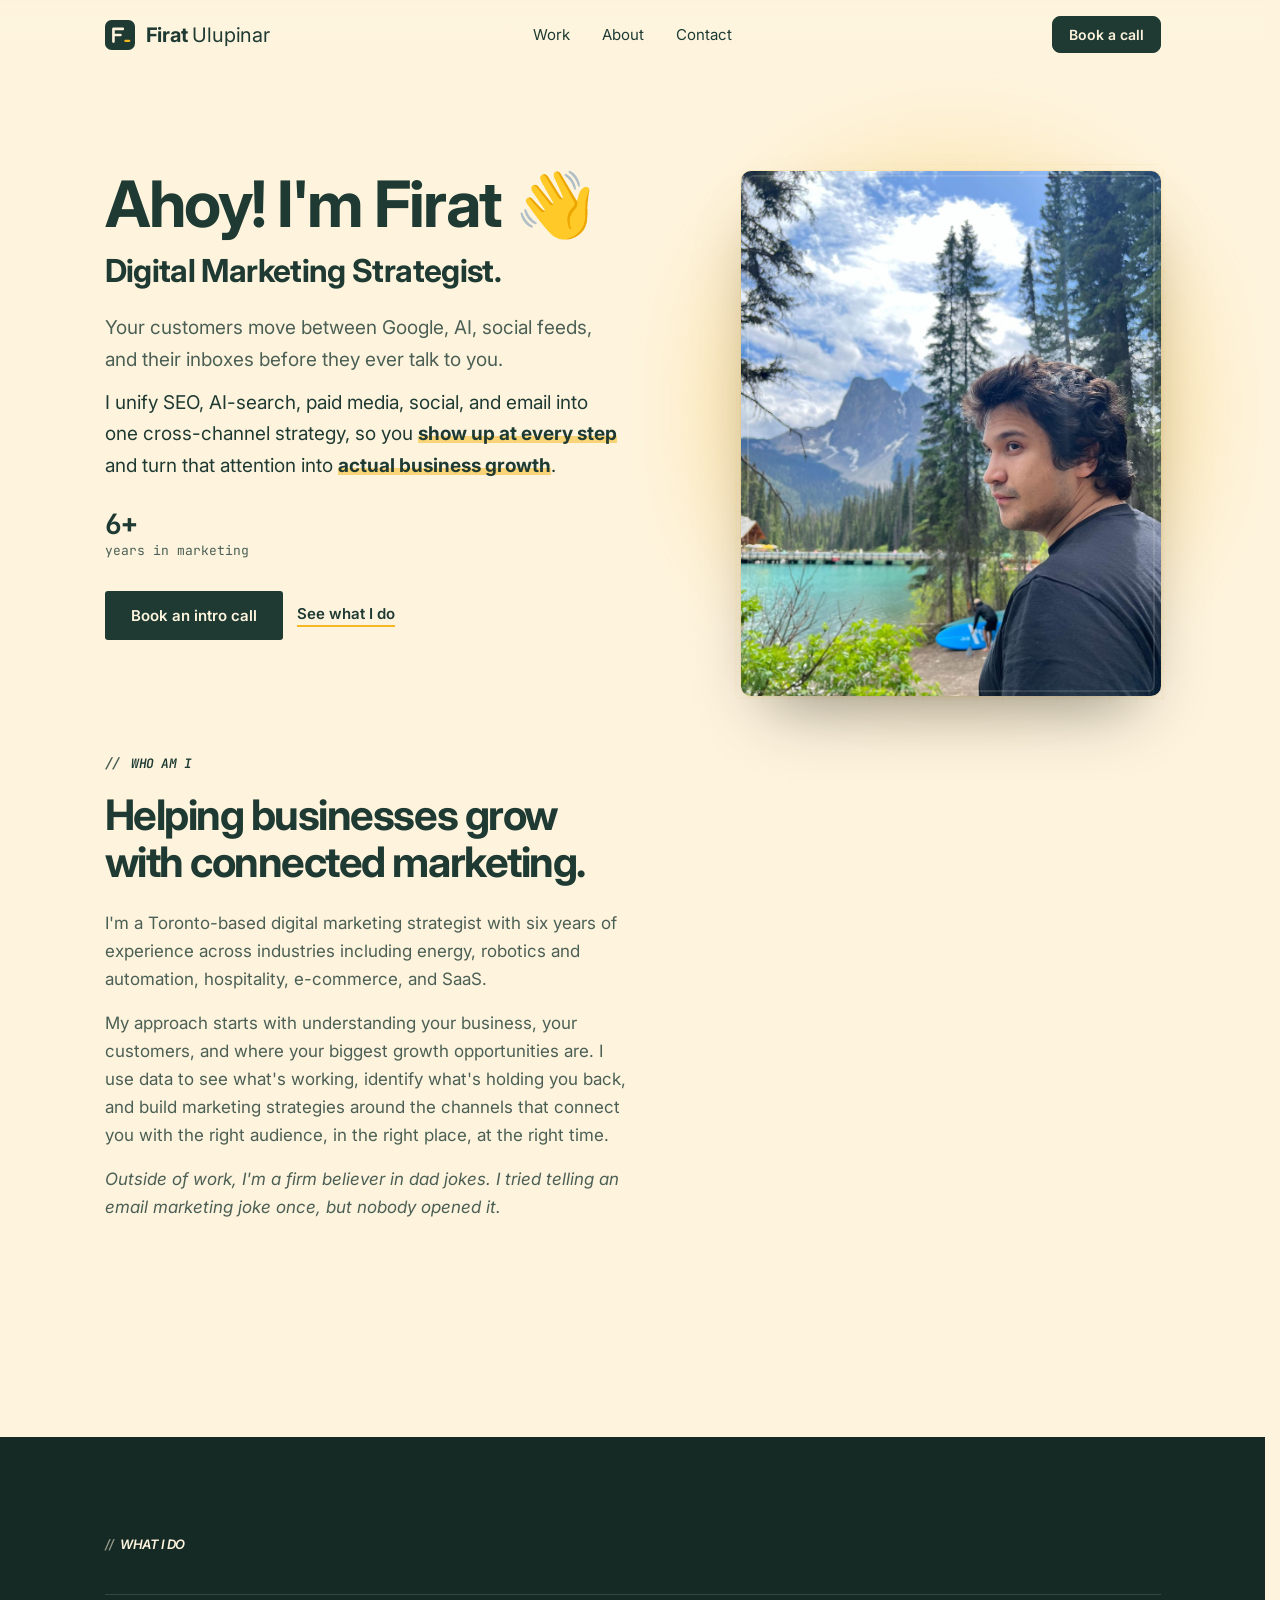
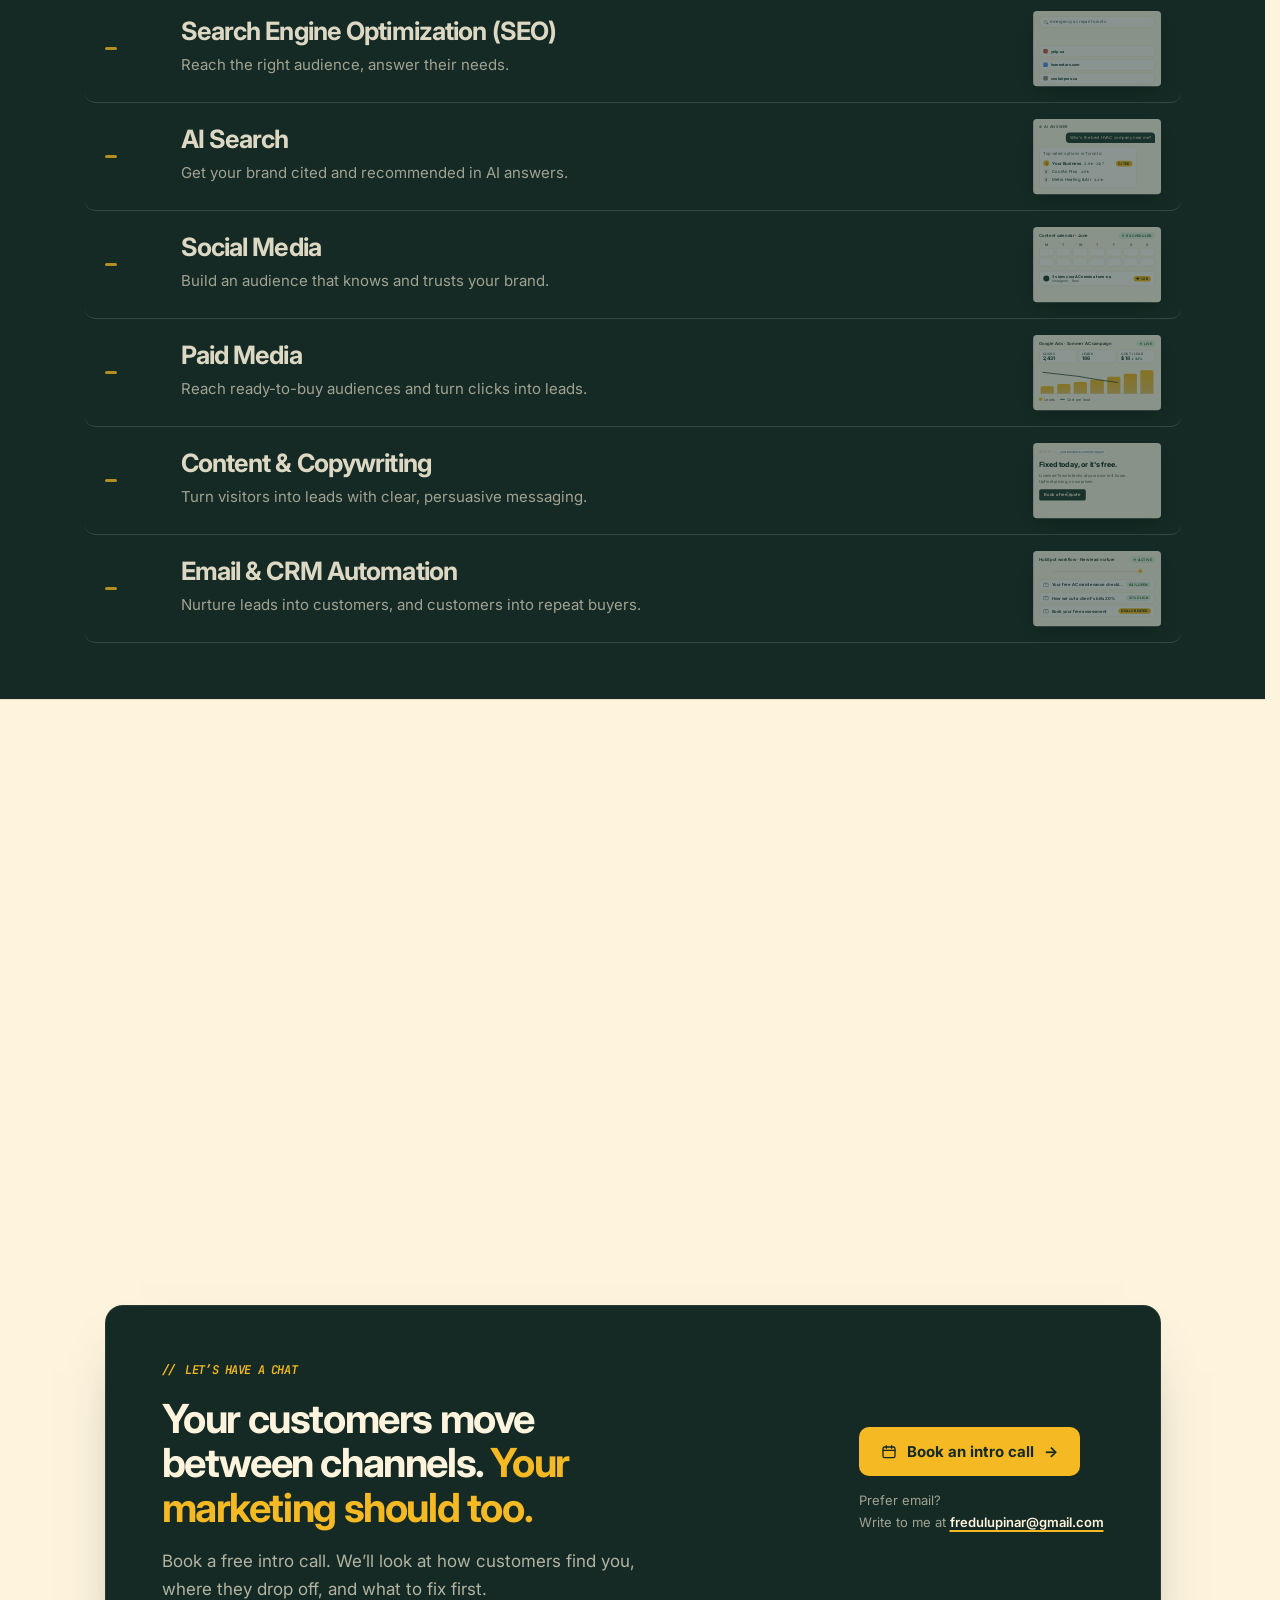
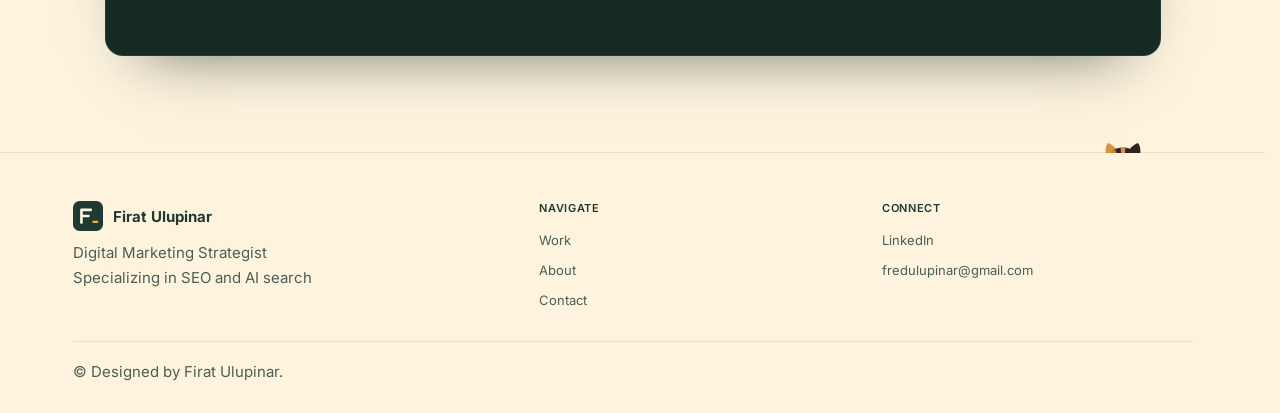
<file: index.html>
<!DOCTYPE html>
<html lang="en">
<head>
<meta charset="UTF-8">
<meta name="viewport" content="width=device-width, initial-scale=1.0">
<title>Firat Ulupinar | Digital Marketing & AI-Search Consultant</title>
<meta name="description" content="Digital marketing strategist and AI-search consultant. I help businesses get found on Google and in ChatGPT, Perplexity and AI Overviews with SEO, email, PPC and copy.">
<meta name="author" content="Firat Ulupinar">
<meta name="robots" content="index, follow, max-image-preview:large">
<meta name="theme-color" content="#152A24">
<link rel="canonical" href="https://www.firatulupinar.com/">
<link rel="icon" href="favicon.svg" type="image/svg+xml">

<!-- Social preview uses the portrait for now. For best results, swap in a 1200×630 image and update width/height. -->
<meta property="og:type" content="website">
<meta property="og:site_name" content="Firat Ulupinar">
<meta property="og:title" content="Firat Ulupinar | Digital Marketing & AI-Search Consultant">
<meta property="og:description" content="I help businesses get found on Google and in AI answers from ChatGPT, Perplexity and Google AI Overviews, with SEO, email, PPC and copywriting working as one system.">
<meta property="og:url" content="https://www.firatulupinar.com/">
<meta property="og:locale" content="en_US">
<meta property="og:image" content="https://www.firatulupinar.com/images/firat-ulupinar.jpg">
<meta property="og:image:type" content="image/jpeg">
<meta property="og:image:width" content="960">
<meta property="og:image:height" content="1280">
<meta property="og:image:alt" content="Portrait of Firat Ulupinar outdoors by a mountain lake">

<meta name="twitter:card" content="summary_large_image">
<meta name="twitter:title" content="Firat Ulupinar | Digital Marketing & AI-Search Consultant">
<meta name="twitter:description" content="I help businesses get found on Google and in AI answers from ChatGPT, Perplexity and Google AI Overviews, with SEO, email, PPC and copywriting.">
<meta name="twitter:image" content="https://www.firatulupinar.com/images/firat-ulupinar.jpg">
<meta name="twitter:image:alt" content="Portrait of Firat Ulupinar outdoors by a mountain lake">

<script type="application/ld+json">
{
  "@context": "https://schema.org",
  "@graph": [
    {
      "@type": "WebSite",
      "@id": "https://www.firatulupinar.com/#website",
      "url": "https://www.firatulupinar.com/",
      "name": "Firat Ulupinar",
      "inLanguage": "en",
      "publisher": { "@id": "https://www.firatulupinar.com/#person" }
    },
    {
      "@type": "Person",
      "@id": "https://www.firatulupinar.com/#person",
      "name": "Firat Ulupinar",
      "url": "https://www.firatulupinar.com/",
      "image": "https://www.firatulupinar.com/images/firat-ulupinar.jpg",
      "jobTitle": "Digital Marketing Strategist & AI-Search Consultant",
      "sameAs": ["https://www.linkedin.com/in/firat-ulupinar"],
      "homeLocation": { "@type": "Place", "name": "Toronto, ON, Canada" },
      "alumniOf": [
        { "@type": "CollegeOrUniversity", "name": "Lambton College" },
        { "@type": "CollegeOrUniversity", "name": "Istanbul University" },
        { "@type": "Organization", "name": "Accuenergy", "logo": "https://www.firatulupinar.com/images/logos/accuenergy.png" },
        { "@type": "Organization", "name": "C2 Virtual Technologies", "brand": [
          { "@type": "Brand", "name": "Newell Outdoors", "logo": "https://www.firatulupinar.com/images/logos/newell-outdoors.png" },
          { "@type": "Brand", "name": "SISU Wellness", "logo": "https://www.firatulupinar.com/images/logos/sisu-wellness.png" }
        ] },
        { "@type": "Organization", "name": "Proco Machinery", "logo": "https://www.firatulupinar.com/images/logos/proco-machinery.png" },
        { "@type": "Organization", "name": "Yankee Lady Yacht Charters", "logo": "https://www.firatulupinar.com/images/logos/yankee-lady.png" }
      ],
      "hasCredential": [
        { "@type": "EducationalOccupationalCredential", "name": "Google Ads & Analytics" },
        { "@type": "EducationalOccupationalCredential", "name": "HubSpot Digital Marketing" },
        { "@type": "EducationalOccupationalCredential", "name": "Semrush Search Engine Optimization" }
      ],
      "knowsAbout": ["Search Engine Optimization", "AI Search Optimization", "Generative Engine Optimization", "Email Marketing", "Pay-Per-Click Advertising", "Copywriting"]
    },
    {
      "@type": "ProfessionalService",
      "@id": "https://www.firatulupinar.com/#service",
      "name": "Firat Ulupinar — Digital Marketing",
      "url": "https://www.firatulupinar.com/",
      "image": "https://www.firatulupinar.com/images/firat-ulupinar.jpg",
      "description": "Digital marketing strategist and AI-search consultant offering SEO, AI search optimization, email marketing, PPC and copywriting.",
      "founder": { "@id": "https://www.firatulupinar.com/#person" },
      "makesOffer": [
        { "@type": "Offer", "itemOffered": { "@type": "Service", "name": "SEO" } },
        { "@type": "Offer", "itemOffered": { "@type": "Service", "name": "AI Search Optimization" } },
        { "@type": "Offer", "itemOffered": { "@type": "Service", "name": "Social Media Marketing" } },
        { "@type": "Offer", "itemOffered": { "@type": "Service", "name": "Paid Media (Google, Meta & LinkedIn Ads)" } },
        { "@type": "Offer", "itemOffered": { "@type": "Service", "name": "Content & Copywriting" } },
        { "@type": "Offer", "itemOffered": { "@type": "Service", "name": "Email & CRM Automation" } }
      ]
    }
  ]
}
</script>

<link rel="preconnect" href="https://fonts.googleapis.com">
<link rel="preconnect" href="https://fonts.gstatic.com" crossorigin>
<link href="https://fonts.googleapis.com/css2?family=Inter:wght@400;500;600;700&family=Fraunces:ital,wght@1,500&family=JetBrains+Mono:ital,wght@0,400;0,500;0,600;0,700;1,600&display=swap" rel="stylesheet">
<style>
@font-face{
  font-family:'Inter Fallback';
  src:local('Arial');
  ascent-override:90.49%;
  descent-override:22.56%;
  line-gap-override:0%;
  size-adjust:107.06%;
}
:root{
  --paper:#FEF4DE;
  --paper-alt:#FFFBEF;
  --ink:#1E3A32;
  --ink-soft:rgba(30,58,50,.8);
  --line:#EDE0C4;
  --accent:#F5B923;
  --accent-ink:#152A24;
  --accent-soft:#FBEACB;
  --dark:#152A24;
  --cream-on-dark:#FEF4DE;
  --font-sans:"Inter","Inter Fallback",system-ui,-apple-system,"Segoe UI",sans-serif;
  --font-mono:"JetBrains Mono",ui-monospace,"SFMono-Regular",Menlo,monospace;
  --text-xs:clamp(.75rem,.72rem + .12vw,.8125rem);
  --text-sm:clamp(.875rem,.84rem + .14vw,.9375rem);
  --text-base:clamp(1rem,.96rem + .18vw,1.0625rem);
  --text-lg:clamp(1.125rem,1.06rem + .25vw,1.25rem);
  --heading-sm:clamp(1.5rem,1.3rem + .85vw,2rem);
  --heading-md:clamp(2rem,1.65rem + 1.5vw,2.875rem);
  --heading-lg:clamp(2.5rem,1.95rem + 2.45vw,4rem);
}
*{box-sizing:border-box;margin:0;padding:0;}
html{scroll-behavior:smooth;scrollbar-gutter:stable;}
/* ---- accessibility helpers ---- */
.skip-link{position:fixed;left:16px;top:-100px;z-index:200;padding:12px 18px;border-radius:6px;background:var(--ink);color:var(--paper);font-family:var(--font-sans);font-weight:600;font-size:.9375rem;text-decoration:none;box-shadow:0 8px 24px rgba(0,0,0,.25);transition:top .15s ease;}
.skip-link:focus{top:12px;outline:2px solid var(--accent);outline-offset:2px;}
.sr-only{position:absolute!important;width:1px;height:1px;padding:0;margin:-1px;overflow:hidden;clip:rect(0,0,0,0);white-space:nowrap;border:0;}
main:focus{outline:none;}
@media (prefers-reduced-motion:reduce){ html{scroll-behavior:auto;} .skip-link{transition:none;} }
body{
  background:var(--paper);
  color:var(--ink);
  font-family:var(--font-sans);
  -webkit-font-smoothing:antialiased;
}
.wrap{max-width:1120px;margin:0 auto;padding:0 32px;}

/* NAV */
header{
  position:sticky;top:0;z-index:20;
  background:rgba(254,244,222,.94);
  backdrop-filter:blur(6px);
  border-bottom:1px solid var(--line);
}
.nav-inner{
  max-width:1120px;margin:0 auto;padding:20px 32px;
  display:flex;align-items:center;justify-content:space-between;
}
.wordmark-group{display:flex;align-items:center;gap:12px;}
.brand{display:inline-flex;align-items:center;gap:11px;text-decoration:none;color:var(--ink);border-radius:6px;}
.brand:focus-visible{outline:2px solid var(--accent);outline-offset:4px;}
.logo{width:34px;height:34px;flex-shrink:0;}
.logo-box{fill:var(--ink);}
.logo-letter{stroke:var(--paper);}
.blink{fill:var(--accent);animation:logo-blink 1.1s steps(1) infinite;}
.bt{font-family:var(--font-sans);font-weight:500;font-size:18px;letter-spacing:-.01em;color:var(--ink);}
.bt b{font-weight:700;}
.bt-last{font-weight:400;}
@keyframes logo-blink{0%,50%{opacity:1;}51%,100%{opacity:0;}}
@media (prefers-reduced-motion: reduce){.blink{animation:none;}}
header nav ul{list-style:none;display:flex;gap:30px;}
header nav a{
  font-family:var(--font-sans);font-weight:500;font-size:13px;
  color:var(--ink);text-decoration:none;opacity:.78;transition:opacity .2s;
}
header nav a:hover,header nav a.active{opacity:1;}
.nav-cta{
  font-family:var(--font-sans);font-weight:600;font-size:13px;
  background:var(--ink);color:var(--paper);padding:10px 20px;text-decoration:none;
  border-radius:2px;transition:background .2s;
}
.nav-cta:hover{background:var(--accent);color:var(--accent-ink);}

/* HERO */
.hero{
  position:relative;
  max-width:1120px;margin:0 auto;padding:88px 32px 60px;
  display:grid;grid-template-columns:1.05fr .95fr;gap:56px;align-items:center;
}

.eyebrow{
  font-family:var(--font-sans);font-weight:600;font-size:12px;
  letter-spacing:.1em;text-transform:uppercase;color:var(--ink);
  display:block;margin-bottom:18px;
}
.hero h1{
  font-family:var(--font-sans);font-weight:700;
  font-size:clamp(2.4rem, 5.2vw, 3.6rem);
  line-height:1.12;letter-spacing:-.02em;max-width:640px;
}
.hero h1 .accent{color:var(--ink);background:linear-gradient(transparent 64%, rgba(245,185,35,.6) 64%, rgba(245,185,35,.6) 92%, transparent 92%);-webkit-box-decoration-break:clone;box-decoration-break:clone;}
.hero-sub{
  margin-top:22px;max-width:520px;font-size:1.08rem;line-height:1.65;
  color:var(--ink-soft);
}
.hero-actions{margin-top:32px;display:flex;gap:14px;flex-wrap:wrap;align-items:center;}
.btn-primary{
  font-family:var(--font-sans);font-weight:600;font-size:14px;
  background:var(--ink);color:var(--paper);padding:15px 26px;text-decoration:none;
  border-radius:3px;display:inline-block;transition:background .2s;
}
.btn-primary:hover{background:var(--accent);color:var(--accent-ink);}
.btn-ghost{
  font-family:var(--font-sans);font-weight:600;font-size:14px;
  color:var(--ink);text-decoration:none;border-bottom:2px solid var(--accent);padding-bottom:2px;
}
/* HERO 3D VISUAL STAGE */
.hero-visual{perspective:1400px;}
.hero-tilt{
  position:relative;
  width:100%;
  aspect-ratio:4/5;
  border-radius:10px;
  transform-style:preserve-3d;
  transition:transform .35s cubic-bezier(.22,.9,.32,1);
  will-change:transform;
  cursor:pointer;
}
.hero-tilt:focus-visible{outline:3px solid var(--accent);outline-offset:8px;}
.hero-glow{
  position:absolute;inset:-14%;
  background:radial-gradient(circle at 50% 46%, rgba(245,185,35,.48), transparent 66%);
  filter:blur(34px);
  transform:translateZ(-90px) scale(1.05);
  z-index:0;
  pointer-events:none;
  transition:background .65s ease, filter .65s ease, transform .65s cubic-bezier(.22,.9,.32,1);
}
.hero-tilt.glow-green .hero-glow{
  background:radial-gradient(circle at 50% 46%, rgba(30,58,50,.72), transparent 66%);
  filter:blur(30px);
  transform:translateZ(-90px) scale(1.12);
}
.hero-tilt.glow-yellow .hero-glow{
  background:radial-gradient(circle at 50% 46%, rgba(245,185,35,.62), transparent 66%);
  filter:blur(30px);
  transform:translateZ(-90px) scale(1.12);
}
.hero-grid{
  position:absolute;inset:0;
  border-radius:10px;
  background-image:
    linear-gradient(rgba(245,185,35,.14) 1px, transparent 1px),
    linear-gradient(90deg, rgba(245,185,35,.14) 1px, transparent 1px);
  background-size:26px 26px;
  transform:translateZ(-46px) scale(1.06);
  mask-image:linear-gradient(135deg, transparent 4%, #000 46%, #000 100%);
  -webkit-mask-image:linear-gradient(135deg, transparent 4%, #000 46%, #000 100%);
  opacity:.65;
  z-index:1;
  pointer-events:none;
}
.hero-image{
  position:absolute;inset:0;
  width:100%;height:100%;
  object-fit:cover;
  object-position:center 22%;
  border-radius:10px;
  background:var(--paper-alt);
  box-shadow:0 34px 64px -26px rgba(0,0,0,.42), 0 0 0 1px rgba(245,185,35,.14);
  transform:translateZ(0);
  z-index:2;
}
.hero-frame{
  position:absolute;inset:14px;
  border:1px solid rgba(254,244,222,.28);
  border-radius:6px;
  transform:translateZ(52px);
  z-index:3;
  pointer-events:none;
}
@media (prefers-reduced-motion: reduce){
  .hero-tilt{transition:none;}
  .hero-glow{transition:none;}
}

@media (prefers-reduced-motion: reduce){
  .portfolio-card,.portfolio-image,.portfolio-cta .arrow{transition:none;}
  .portfolio-card:hover,.portfolio-card:focus-visible{transform:none;}
}

/* SECTION HEAD */
.section{max-width:1120px;margin:0 auto;padding:80px 32px;}
.section-head{display:flex;align-items:baseline;gap:16px;margin-bottom:20px;}
.section-head h2{
  font-family:var(--font-sans);font-weight:700;font-size:1.9rem;letter-spacing:-.01em;
}
.section-head .rule{flex:1;height:1px;background:var(--line);}
.specialize-intro{
  font-family:var(--font-sans);font-size:.98rem;
  color:var(--ink-soft);margin-bottom:36px;max-width:560px;
}

/* I SPECIALIZE IN — services grid with image placeholders */
.specialize-grid{
  display:grid;
  grid-template-columns:repeat(4, 1fr);
  gap:24px;
}
.specialize-card{
  display:flex;
  flex-direction:column;
}
.specialize-num{
  font-family:var(--font-sans);font-weight:700;font-size:12px;
  color:var(--ink);margin-bottom:10px;letter-spacing:.02em;
}
.specialize-image{
  width:100%;
  aspect-ratio:4/3;
  object-fit:cover;
  border-radius:4px;
  margin-bottom:18px;
  background:var(--paper-alt);
}
.specialize-card h3{
  font-family:var(--font-sans);
  font-weight:700;
  font-size:1.15rem;
  letter-spacing:-.01em;
  margin-bottom:8px;
  color:var(--ink);
}
.specialize-card p{
  color:var(--ink-soft);
  font-size:.94rem;
  line-height:1.6;
}
.placeholder-note{
  font-family:var(--font-sans);font-size:11px;color:var(--ink-soft);margin-top:18px;
}

/* TESTIMONIAL */
.testimonial{background:var(--accent-soft);padding:76px 32px;}
.testimonial-inner{max-width:800px;margin:0 auto;text-align:center;}
.testimonial blockquote{
  font-family:'Fraunces', serif;font-style:italic;font-weight:500;
  font-size:clamp(1.4rem, 3.2vw, 2.1rem);line-height:1.45;color:var(--ink);
}
.testimonial cite{
  display:block;margin-top:26px;font-style:normal;
  font-family:var(--font-sans);font-weight:600;font-size:13px;color:var(--ink-soft);
}

/* APPROACH STRIP -> PORTFOLIO */
.approach-strip{background:var(--paper);color:var(--ink);padding:76px 32px;}
.approach-inner{max-width:1056px;margin:0 auto;}
.approach-inner .eyebrow{color:var(--accent);margin-bottom:16px;}
.portfolio-heading{
  font-family:var(--font-sans);font-weight:700;
  font-size:clamp(1.7rem, 3.6vw, 2.3rem);letter-spacing:-.01em;
  margin-bottom:10px;color:var(--ink);
}
.portfolio-intro{
  font-family:var(--font-sans);font-size:.95rem;
  color:var(--ink-soft);margin-bottom:36px;
}
.portfolio-grid{
  display:grid;
  grid-template-columns:repeat(2, 1fr);gap:44px 40px;
}
.portfolio-card{
  display:flex;flex-direction:column;
  text-decoration:none;color:inherit;
  padding:16px;
  margin:-16px;
  border-radius:6px;
  border:1px solid transparent;
  transition:background .2s, border-color .2s, transform .2s;
}
.portfolio-card:hover,
.portfolio-card:focus-visible{
  background:var(--paper-alt);
  border-color:var(--line);
  transform:translateY(-3px);
}
.portfolio-card:focus-visible{outline:2px solid var(--accent);outline-offset:2px;}
.portfolio-card:hover .portfolio-image,
.portfolio-card:focus-visible .portfolio-image{transform:scale(1.03);}
.portfolio-image-wrap{
  position:relative;
  overflow:hidden;
  border-radius:4px;
  margin-bottom:16px;
}
.portfolio-image{
  width:100%;
  aspect-ratio:16/9;
  object-fit:cover;
  display:block;
  background:#1B342D;
  transition:transform .35s ease;
}
.portfolio-card h3{
  font-family:var(--font-sans);font-weight:700;font-size:1.05rem;
  letter-spacing:-.01em;margin-bottom:4px;color:var(--ink);
}
.portfolio-role{
  font-family:var(--font-sans);font-weight:500;font-size:11px;
  text-transform:uppercase;letter-spacing:.05em;
  color:var(--ink);margin-bottom:10px;
}
.portfolio-card p:not(.portfolio-role){
  font-size:.87rem;line-height:1.6;color:var(--ink-soft);
}
.portfolio-cta{
  display:inline-flex;
  align-items:center;
  gap:6px;
  margin-top:14px;
  font-family:var(--font-sans);font-weight:600;font-size:12px;
  text-transform:uppercase;letter-spacing:.04em;
  color:var(--ink);
}
.portfolio-cta .arrow{transition:transform .2s ease;}
.portfolio-card:hover .portfolio-cta .arrow,
.portfolio-card:focus-visible .portfolio-cta .arrow{transform:translateX(4px);}

/* COMPANY SUBPAGE */
.company-hero{
  max-width:1120px;margin:0 auto;
  padding:64px 32px 0;
}
.company-hero .eyebrow{margin-bottom:14px;display:block;}
.company-hero h1{
  font-family:var(--font-sans);font-weight:700;
  font-size:clamp(2.1rem, 4.6vw, 3.2rem);
  letter-spacing:-.02em;line-height:1.12;max-width:720px;
}
.company-role{
  margin-top:14px;
  font-family:var(--font-sans);font-weight:500;font-size:13px;
  text-transform:uppercase;letter-spacing:.05em;color:var(--ink-soft);
}
.company-hero-image{
  width:100%;
  aspect-ratio:21/9;
  object-fit:cover;
  border-radius:4px;
  margin-top:36px;
  background:var(--paper-alt);
}
.company-body{
  max-width:760px;
  margin:0 auto;
  padding:56px 32px 20px;
}
.company-body p{
  font-size:1.05rem;line-height:1.75;color:var(--ink-soft);margin-bottom:20px;
}
.company-body p strong{color:var(--ink);font-weight:600;}
.company-back{
  display:inline-block;
  margin:0 auto;
  max-width:760px;
  padding:0 32px;
  font-family:var(--font-sans);font-weight:600;font-size:13px;
  color:var(--ink);text-decoration:underline;text-decoration-color:var(--accent);text-decoration-thickness:2px;text-underline-offset:4px;
}

/* CONTACT */
.contact{padding:88px 32px 96px;max-width:1120px;margin:0 auto;}
/* dark banner card: pitch on the left, one gold button on the right */
.contact-card{display:grid;grid-template-columns:minmax(0,1fr) auto;gap:32px 56px;align-items:center;background:var(--dark);color:var(--paper);border:1px solid rgba(254,244,222,.08);border-radius:18px;padding:52px 56px;box-shadow:0 30px 60px -36px rgba(21,42,36,.7);}
.contact-card .code-label{margin-bottom:16px;color:var(--accent);font-size:12px;}
.contact-card .code-slashes{color:var(--accent);}
.contact .contact-card h2{font-family:var(--font-sans);font-weight:700;font-size:clamp(1.75rem,1.3rem + 1.6vw,2.5rem);max-width:600px;line-height:1.12;letter-spacing:-.03em;color:var(--paper);text-wrap:balance;}
.contact-card h2 .accent{color:var(--accent);}
.contact-sub{margin-top:16px;max-width:520px;font-size:1.0625rem;line-height:1.6;color:rgba(254,244,222,.68);}
.contact-row{display:flex;flex-direction:column;align-items:flex-start;gap:14px;text-align:left;}
.contact-card .btn-primary{display:inline-flex;align-items:center;gap:10px;background:var(--accent);color:var(--accent-ink);border-radius:10px;padding:15px 22px;font-weight:700;transition:background .2s,transform .2s;}
.contact-card .btn-primary svg{width:16px;height:16px;flex-shrink:0;}
.contact-card .btn-primary:hover{background:var(--paper);color:var(--accent-ink);}
.contact-alt{font-family:var(--font-sans);font-size:13px;color:var(--ink-soft);}
.contact .contact-alt{font-family:var(--font-sans);font-size:13px;line-height:1.55;color:rgba(254,244,222,.6);}
.contact-alt a{color:var(--paper);font-weight:600;text-decoration-color:var(--accent);text-decoration-thickness:2px;text-underline-offset:3px;}
@media (max-width:900px){ .contact-card{grid-template-columns:1fr;gap:28px;padding:40px 28px;} .contact-row{align-items:flex-start;text-align:left;} }

/* BACK TO TOP */
.back-to-top{
  position:fixed;
  right:24px;bottom:24px;
  z-index:60;
  width:46px;height:46px;
  border-radius:50%;
  border:none;
  background:var(--ink);
  color:var(--paper);
  display:flex;align-items:center;justify-content:center;
  cursor:pointer;
  box-shadow:0 8px 20px rgba(0,0,0,.22);
  opacity:0;
  visibility:hidden;
  transform:translateY(10px);
  transition:opacity .25s ease, transform .25s ease, background .2s ease, visibility .25s;
}
.back-to-top.visible{
  opacity:1;
  visibility:visible;
  transform:translateY(0);
}
.back-to-top:hover{background:var(--accent);color:var(--accent-ink);}
.back-to-top:focus-visible{
  outline:2px solid var(--accent);
  outline-offset:3px;
}
@media (max-width:520px){
  .back-to-top{
    right:16px;bottom:16px;
    width:42px;height:42px;
  }
}
@media (prefers-reduced-motion: reduce){
  .back-to-top{transition:opacity .15s linear, visibility .15s linear;}
}
@media print{
  .back-to-top{display:none;}
}

footer{
  border-top:1px solid var(--line);
  padding:48px 32px 32px;
}
.footer-inner{
  max-width:1120px;margin:0 auto;
  display:grid;
  grid-template-columns:1.4fr 1fr 1fr;
  gap:32px;
}
.footer-brand{
  font-family:var(--font-sans);font-weight:700;font-size:15px;color:var(--ink);
}
.footer-brand-lockup{display:inline-flex;align-items:center;gap:10px;margin-bottom:10px;text-decoration:none;}
.footer-logo{width:30px;height:30px;flex:none;}
.footer-logo-cursor{fill:var(--accent);}
.footer-tagline{
  font-family:var(--font-sans);font-size:12px;color:var(--ink-soft);
  max-width:260px;line-height:1.6;
}
.footer-col-label{
  font-family:var(--font-sans);font-weight:600;font-size:11px;
  text-transform:uppercase;letter-spacing:.06em;color:var(--ink);
  margin-bottom:14px;
}
.footer-links{list-style:none;display:flex;flex-direction:column;gap:10px;}
.footer-links a{
  font-family:var(--font-sans);font-size:13px;color:var(--ink-soft);
  text-decoration:none;transition:color .2s;
}
.footer-links a:hover,.footer-links a:focus-visible{color:var(--ink);text-decoration:underline;text-decoration-color:var(--accent);text-underline-offset:3px;}
.footer-links a:focus-visible{outline:2px solid var(--accent);outline-offset:3px;}
.footer-bottom{
  max-width:1120px;margin:32px auto 0;
  padding-top:20px;border-top:1px solid var(--line);
  display:flex;justify-content:space-between;flex-wrap:wrap;gap:10px;
  font-family:var(--font-sans);font-size:11px;color:var(--ink-soft);
}
@media (max-width:640px){
  .footer-inner{grid-template-columns:1fr;gap:28px;}
}

@media (prefers-reduced-motion: no-preference){
  .reveal{opacity:0;transform:translateY(16px);transition:opacity .6s ease,transform .6s ease;}
  .reveal.in{opacity:1;transform:translateY(0);}
}

/* Defer rendering cost for below-the-fold sections (native lazy-render) */
.section,
.testimonial,
.approach-strip{
  content-visibility:auto;
  contain-intrinsic-size:auto 600px;
}

@media (max-width:860px){
  header nav ul{gap:16px;}
  .nav-cta{display:none;}
  .hero{grid-template-columns:1fr;gap:36px;}
  .hero-visual{order:-1;}
  .hero-tilt{aspect-ratio:4/3;}
  .specialize-grid{grid-template-columns:repeat(2, 1fr);gap:24px;}
  .approach-steps{grid-template-columns:1fr 1fr;row-gap:30px;}
  .portfolio-grid{grid-template-columns:repeat(2, 1fr);gap:24px;}
  .approach-steps::before{display:none;}
}
@media (max-width:520px){
  .hero{padding:64px 20px 46px;}
  .section{padding:60px 20px;}
  .specialize-grid{grid-template-columns:1fr;gap:28px;}
  .testimonial{padding:60px 20px;}
  .approach-strip{padding:56px 20px;}
  .approach-steps{grid-template-columns:1fr;}
  .portfolio-grid{grid-template-columns:1fr;gap:26px;}
  .contact{padding:76px 20px 64px;}
  .company-hero{padding:48px 20px 0;}
  .company-body{padding:44px 20px 10px;}
  .company-back{padding:0 20px;}
}

/* ---- revision: eyebrow marker, hero proof, portfolio metric, mobile ---- */
.eyebrow::before{content:"";display:inline-block;width:18px;height:2px;background:var(--accent);vertical-align:middle;margin-right:10px;transform:translateY(-1px);}
.hero-proof{list-style:none;display:grid;grid-template-columns:repeat(2,minmax(0,1fr));width:min(100%,360px);gap:0;margin:28px 0 0;padding:0;}
.hero-proof li{display:flex;flex-direction:column;gap:2px;font-family:var(--font-sans);font-size:13px;color:var(--ink-soft);}
.hero-proof li + li{padding-left:28px;border-left:1px solid var(--line);}
.hero-proof strong{font-size:1.55rem;font-weight:700;color:var(--ink);letter-spacing:-.02em;line-height:1.1;}
.portfolio-card p.portfolio-metric{font-family:var(--font-sans);font-size:1.2rem;font-weight:700;letter-spacing:-.01em;color:var(--ink);margin-bottom:8px;}
@media (max-width:640px){
  .nav-inner{padding:16px 20px;}
  header nav ul{gap:16px;}
  header nav a{font-size:12px;white-space:nowrap;}
  .bt-last{display:none;}
  .hero-tilt{aspect-ratio:1/1;}
  .hero-grid{display:none;}
  .hero-proof{gap:0;}
  .hero-proof li + li{padding-left:18px;}
}

/* ---- hero: slightly smaller photo ---- */
@media (min-width:861px){
  .hero-visual{width:100%;max-width:420px;justify-self:end;}
}

/* ---- // WHO AM I ---- */
.code-label{display:inline-block;font-family:var(--font-mono);font-size:13px;font-style:italic;font-weight:600;letter-spacing:.06em;color:var(--ink);margin-bottom:18px;}
.code-slashes{color:var(--ink-soft);margin-right:4px;}
.whoami-grid{display:grid;grid-template-columns:1.25fr .85fr;gap:72px;align-items:start;}
.whoami-main h2{font-family:var(--font-sans);font-weight:700;font-size:clamp(1.8rem, 3.4vw, 2.6rem);line-height:1.15;letter-spacing:-.02em;color:var(--ink);margin-bottom:24px;max-width:600px;}
.whoami-main p{font-size:1.05rem;line-height:1.75;color:var(--ink-soft);margin-bottom:16px;max-width:600px;}
.whoami-main p strong{color:var(--ink);font-weight:600;}
.whoami-personal{font-style:italic;}
.whoami-skills{background:var(--paper-alt);border:1px solid var(--line);border-radius:10px;padding:28px 28px 8px;}
.skill-list{list-style:none;margin:0;padding:0;}
.skill-list li{display:flex;gap:16px;padding:16px 0;border-top:1px solid var(--line);}
.skill-list li:first-child{border-top:none;padding-top:4px;}
.skill-num{font-family:var(--font-mono);font-size:12px;font-weight:600;color:var(--ink-soft);padding-top:3px;min-width:20px;}
.skill-list h3{font-family:var(--font-sans);font-size:1rem;font-weight:700;color:var(--ink);margin-bottom:4px;}
.skill-list p{font-size:.9rem;line-height:1.55;color:var(--ink-soft);}
@media (max-width:860px){ .whoami-grid{grid-template-columns:1fr;gap:40px;} }
@media (max-width:520px){ .whoami-skills{padding:22px 20px 4px;} }

/* ---- intro split: sticky photo spanning hero + WHO AM I ---- */
.intro-split{max-width:1120px;margin:0 auto;padding:0 32px;display:grid;grid-template-columns:1.05fr .95fr;gap:56px;}
.intro-left .hero{display:block;max-width:none;margin:0;padding:88px 0 40px;}
.intro-left .whoami{max-width:none;margin:0;padding:72px 0 110px;content-visibility:visible;}
.intro-left .whoami-grid{display:block;}
.intro-right{position:relative;}
.intro-right .hero-visual{position:sticky;top:132px;margin:88px 0 0 auto;width:100%;max-width:420px;}
@media (max-width:860px){
  .intro-split{grid-template-columns:1fr;gap:0;padding:0 32px;}
  .intro-right{order:-1;}
  .intro-right .hero-visual{position:static;margin:40px auto 0;max-width:none;}
  .intro-left .hero{padding:40px 0 30px;}
  .intro-left .whoami{padding:40px 0 70px;}
}
@media (max-width:520px){
  .intro-split{padding:0 20px;}
}

/* sticky photo stops short of the Portfolio section */
@media (min-width:861px){ .intro-right{padding-bottom:110px;} }

@media (min-width:861px){ .intro-left .whoami{padding-bottom:72px;} .intro-right{padding-bottom:72px;} }

/* ===== SERVICES: dark numbered list with live animated visuals ===== */
.services{background:var(--dark);color:var(--paper);padding:96px 32px 56px;}
.services-inner{max-width:1056px;margin:0 auto;}
.services .code-label{color:var(--paper);margin-bottom:40px;}
.services .code-slashes{color:rgba(254,244,222,.55);}
.services h2{font-family:var(--font-sans);font-weight:700;font-size:clamp(2.4rem,5vw,3.6rem);letter-spacing:-.03em;line-height:1;margin-bottom:40px;color:var(--paper);}
.svc-list{list-style:none;margin:0;padding:0;border-top:1px solid rgba(254,244,222,.14);}
.svc{display:grid;grid-template-columns:48px 1fr 340px;gap:28px;align-items:center;padding:30px 20px;margin:0 -20px;border-bottom:1px solid rgba(254,244,222,.14);border-radius:10px;transition:background .25s ease;}

.svc-num{font-family:var(--font-mono);font-size:13px;font-weight:600;color:rgba(254,244,222,.6);align-self:start;padding-top:12px;}
.svc h3{font-family:var(--font-sans);font-weight:700;font-size:clamp(1.8rem,3.2vw,2.6rem);letter-spacing:-.03em;line-height:1.05;color:var(--paper);}
.svc-line{font-size:1.05rem;color:rgba(254,244,222,.82);margin:10px 0 18px;}
.svc-tags{display:flex;flex-wrap:wrap;gap:8px;list-style:none;margin:0;padding:0;}
.svc-tags li{border:1px solid rgba(254,244,222,.35);border-radius:999px;padding:6px 12px;font-size:13px;color:var(--paper);}
.svc-arrow{width:40px;height:40px;border-radius:50%;display:flex;align-items:center;justify-content:center;color:var(--paper);border:1px solid rgba(254,244,222,.25);transition:background .2s,color .2s,border-color .2s,transform .2s;}
.svc:hover .svc-arrow,.svc-arrow:focus-visible{background:var(--accent);border-color:var(--accent);color:var(--accent-ink);transform:translate(2px,-2px);}
.svc-arrow:focus-visible{outline:2px solid var(--accent);outline-offset:3px;}
.services + .approach-strip{border-top:1px solid var(--line);}

/* shared mini-UI card */
.viz{position:relative;height:200px;background:#FFFBEF;border-radius:10px;overflow:hidden;color:var(--ink);font-family:var(--font-sans);font-size:11px;box-shadow:0 22px 44px -22px rgba(0,0,0,.7);}
.viz .bar{display:block;height:7px;border-radius:4px;background:#E9E1CF;width:120px;}
.viz .bar.short{width:84px;}

/* 01 AI answer */
.viz-ai{padding:14px 16px;}
.ai-head{display:flex;align-items:center;gap:6px;font-size:10px;font-weight:600;letter-spacing:.06em;text-transform:uppercase;color:var(--ink-soft);margin-bottom:10px;}
.ai-dot{width:7px;height:7px;border-radius:50%;background:#5FA968;}
.ai-q{margin-left:auto;width:max-content;max-width:82%;background:var(--ink);color:var(--paper);padding:7px 10px;border-radius:10px 10px 2px 10px;margin-bottom:10px;animation:ai-q 7s infinite;}
.ai-typing{position:absolute;left:16px;top:86px;display:flex;gap:4px;opacity:0;animation:ai-typing 7s infinite;}
.ai-typing i{width:6px;height:6px;border-radius:50%;background:var(--ink-soft);animation:ai-dots 1s infinite;}
.ai-typing i:nth-child(2){animation-delay:.15s}.ai-typing i:nth-child(3){animation-delay:.3s}
.ai-a{background:#fff;border:1px solid var(--line);border-radius:10px 10px 10px 2px;padding:9px 10px;width:84%;animation:ai-answer 7s infinite;}
.ai-a p{color:var(--ink-soft);margin-bottom:5px;}
.ai-pick{display:flex;align-items:center;gap:8px;padding:3px 0;}
.ai-pick b{width:16px;height:16px;border-radius:50%;background:var(--paper-alt);border:1px solid var(--line);display:flex;align-items:center;justify-content:center;font-size:9px;}
.ai-pick.is-you{font-weight:700;}
.ai-pick small{font-size:9px;font-weight:500;color:var(--ink-soft);}
.ai-pick.is-you b{background:var(--accent);border-color:var(--accent);color:var(--accent-ink);}
.ai-cite{margin-left:auto;font-size:9px;font-weight:700;text-transform:uppercase;letter-spacing:.04em;background:var(--accent);color:var(--accent-ink);padding:2px 7px;border-radius:999px;animation:ai-cite 7s infinite;}
@keyframes ai-q{0%{opacity:0;transform:translateY(6px)}6%,92%{opacity:1;transform:none}100%{opacity:0}}
@keyframes ai-typing{0%,8%{opacity:0}12%,26%{opacity:1}30%,100%{opacity:0}}
@keyframes ai-dots{0%,100%{opacity:.3}50%{opacity:1}}
@keyframes ai-answer{0%,28%{opacity:0;transform:translateY(6px)}36%,92%{opacity:1;transform:none}100%{opacity:0}}
@keyframes ai-cite{0%,44%{transform:scale(0)}50%{transform:scale(1.15)}54%,92%{transform:scale(1)}100%{transform:scale(0)}}

/* 02 SEO rank climb */
.viz-seo{padding:14px 16px;}
.seo-bar{display:flex;align-items:center;gap:8px;background:#fff;border:1px solid var(--line);border-radius:999px;padding:7px 12px;margin-bottom:12px;color:var(--ink-soft);}
.seo-icon{width:9px;height:9px;border:1.5px solid var(--ink-soft);border-radius:50%;position:relative;}
.seo-icon::after{content:"";position:absolute;width:4px;height:1.5px;background:var(--ink-soft);right:-4px;bottom:-2px;transform:rotate(45deg);}
.seo-results{position:relative;height:138px;}
.seo-row{position:absolute;left:0;right:0;top:0;height:30px;display:flex;align-items:center;gap:8px;padding:0 10px;background:#fff;border:1px solid var(--line);border-radius:7px;}
.seo-fav{width:12px;height:12px;border-radius:3px;background:#E9E1CF;flex-shrink:0;}
.seo-row{font-size:10px;}
.seo-row b{flex-shrink:0;}
.seo-t{flex:1;min-width:0;overflow:hidden;white-space:nowrap;text-overflow:ellipsis;color:var(--ink-soft);}
.seo-row.you{border-color:var(--accent);box-shadow:0 0 0 2px rgba(245,185,35,.25);z-index:2;transform:translateY(0);animation:seo-you 7s infinite;}
.you-fav{background:var(--accent);}
.seo-rank{margin-left:auto;font-weight:700;font-size:10px;background:var(--accent);color:var(--accent-ink);padding:2px 7px;border-radius:999px;animation:seo-rank 7s infinite;}
.seo-row.r1{transform:translateY(36px);animation:seo-r1 7s infinite;}
.seo-row.r2{transform:translateY(72px);animation:seo-r2 7s infinite;}
.seo-row.r3{transform:translateY(108px);animation:seo-r3 7s infinite;}
@keyframes seo-you{0%,20%{transform:translateY(108px)}50%,90%{transform:translateY(0)}100%{transform:translateY(108px)}}
@keyframes seo-r1{0%,20%{transform:translateY(0)}50%,90%{transform:translateY(36px)}100%{transform:translateY(0)}}
@keyframes seo-r2{0%,20%{transform:translateY(36px)}50%,90%{transform:translateY(72px)}100%{transform:translateY(36px)}}
@keyframes seo-r3{0%,20%{transform:translateY(72px)}50%,90%{transform:translateY(108px)}100%{transform:translateY(72px)}}
@keyframes seo-rank{0%,50%{opacity:0;transform:scale(.6)}56%,88%{opacity:1;transform:scale(1)}92%,100%{opacity:0}}

/* 03 Email flow */
.viz-email{padding:14px 16px;}
.em-head{display:flex;justify-content:space-between;align-items:center;font-weight:600;margin-bottom:10px;}
.mail-flow{position:relative;display:flex;justify-content:space-between;align-items:center;margin-bottom:10px;}
.mail-flow::before{content:"";position:absolute;left:12%;right:12%;top:50%;height:2px;background:var(--line);}
.mail-flow .node{position:relative;z-index:1;background:#fff;border:1px solid var(--line);border-radius:6px;padding:5px 9px;font-size:10px;font-weight:600;}
.mail-pulse{position:absolute;z-index:0;top:calc(50% - 4px);left:86%;width:8px;height:8px;border-radius:50%;background:var(--accent);box-shadow:0 0 0 3px rgba(245,185,35,.3);animation:mail-pulse 6s infinite;}
.mail{display:flex;align-items:center;gap:8px;background:#fff;border:1px solid var(--line);border-radius:7px;padding:6px 10px;margin-bottom:6px;}
.env{width:14px;height:10px;border:1.5px solid var(--ink-soft);border-radius:2px;flex-shrink:0;position:relative;}
.env::after{content:"";position:absolute;left:1px;right:1px;top:-1px;height:6px;border-bottom:1.5px solid var(--ink-soft);transform:skewY(0);clip-path:polygon(0 0,50% 100%,100% 0);background:var(--ink-soft);opacity:.35;}
.mail .subj{flex:1;min-width:0;font-weight:600;white-space:nowrap;overflow:hidden;text-overflow:ellipsis;}
.mail em{margin-left:auto;flex-shrink:0;white-space:nowrap;font-style:normal;font-size:9px;font-weight:700;text-transform:uppercase;letter-spacing:.04em;color:#2F6B37;background:#E3F1E4;padding:2px 7px;border-radius:999px;}
.mail em.clicked{color:var(--accent-ink);background:var(--accent);}
.mail.m1{animation:mail-in1 6s infinite;}.mail.m2{animation:mail-in2 6s infinite;}.mail.m3{animation:mail-in3 6s infinite;}
.mail.m1 em{animation:tag-in1 6s infinite;}.mail.m2 em{animation:tag-in2 6s infinite;}.mail.m3 em{animation:tag-in3 6s infinite;}
@keyframes mail-pulse{0%{left:12%}20%{left:47%}40%,92%{left:86%}100%{left:12%}}
@keyframes mail-in1{0%,8%{opacity:0;transform:translateX(14px)}14%,92%{opacity:1;transform:none}100%{opacity:0}}
@keyframes mail-in2{0%,28%{opacity:0;transform:translateX(14px)}34%,92%{opacity:1;transform:none}100%{opacity:0}}
@keyframes mail-in3{0%,48%{opacity:0;transform:translateX(14px)}54%,92%{opacity:1;transform:none}100%{opacity:0}}
@keyframes tag-in1{0%,20%{transform:scale(0)}26%,92%{transform:scale(1)}100%{transform:scale(0)}}
@keyframes tag-in2{0%,40%{transform:scale(0)}46%,92%{transform:scale(1)}100%{transform:scale(0)}}
@keyframes tag-in3{0%,62%{transform:scale(0)}68%{transform:scale(1.15)}72%,92%{transform:scale(1)}100%{transform:scale(0)}}

/* 04 PPC chart */
.viz-ppc{padding:14px 16px;}
.ppc-top{display:flex;justify-content:space-between;align-items:center;font-weight:600;margin-bottom:8px;}
.ppc-kpis{display:grid;grid-template-columns:repeat(3,1fr);gap:6px;margin-bottom:10px;}
.ppc-kpis div{background:#fff;border:1px solid var(--line);border-radius:6px;padding:4px 8px;}
.ppc-kpis span{display:block;font-size:8.5px;font-weight:600;color:var(--ink-soft);text-transform:uppercase;letter-spacing:.04em;}
.ppc-kpis b{font-size:13px;letter-spacing:-.02em;}
.ppc-kpis i{font-style:normal;font-size:9px;font-weight:700;color:#2F6B37;margin-left:4px;}
.ppc-pill{display:flex;align-items:center;gap:5px;font-size:9px;font-weight:700;text-transform:uppercase;letter-spacing:.05em;background:#E3F1E4;color:#2F6B37;padding:3px 8px;border-radius:999px;}
.ppc-pill i{width:6px;height:6px;border-radius:50%;background:#5FA968;}
.ppc-chart{position:relative;height:72px;display:flex;align-items:flex-end;gap:9px;padding:0 4px;border-bottom:1px solid var(--line);}
.ppc-chart span{flex:1;height:var(--h);background:linear-gradient(180deg,var(--accent),#E9C46A);border-radius:4px 4px 0 0;transform-origin:bottom;animation:ppc-bar 6s infinite;animation-delay:var(--d);}
.ppc-line{position:absolute;inset:6px 4px 10px;width:calc(100% - 8px);height:calc(100% - 16px);overflow:visible;}
.ppc-line polyline{fill:none;stroke:var(--ink);stroke-width:2;stroke-linecap:round;stroke-linejoin:round;stroke-dasharray:200;stroke-dashoffset:0;animation:ppc-line 6s infinite;}
.ppc-legend{display:flex;gap:14px;margin-top:8px;color:var(--ink-soft);font-size:10px;}
.ppc-legend span{display:flex;align-items:center;gap:5px;}
.lg-bar{width:8px;height:8px;border-radius:2px;background:var(--accent);}
.lg-line{width:12px;height:2px;background:var(--ink);}
@keyframes ppc-bar{0%{transform:scaleY(0)}28%,88%{transform:scaleY(1)}100%{transform:scaleY(0)}}
@keyframes ppc-line{0%,25%{stroke-dashoffset:200}55%,88%{stroke-dashoffset:0}100%{stroke-dashoffset:200}}

/* 06 Social: content calendar fills up, then a scheduled post goes live */
.viz-social{padding:14px 16px;}
.soc-head{display:flex;justify-content:space-between;align-items:center;font-weight:600;margin-bottom:10px;}
.soc-pill{display:flex;align-items:center;gap:5px;font-size:9px;font-weight:700;text-transform:uppercase;letter-spacing:.05em;background:#E3F1E4;color:#2F6B37;padding:3px 8px;border-radius:999px;}
.soc-pill i{width:6px;height:6px;border-radius:50%;background:#5FA968;}
.soc-days,.soc-cal{display:grid;grid-template-columns:repeat(7,1fr);gap:5px;}
.soc-days{margin-bottom:4px;font-size:9px;font-weight:600;color:var(--ink-soft);text-align:center;}
.soc-cal span{height:22px;border-radius:5px;background:#fff;border:1px solid var(--line);}
.soc-cal .post{position:relative;display:flex;align-items:center;justify-content:center;}
.soc-cal .post::after{content:"";position:absolute;inset:3px;border-radius:3px;background:var(--accent);transform:scale(0);animation:soc-fill 7s infinite;animation-delay:var(--d);}
.soc-cal .dk::after{background:var(--ink);}
.soc-cal .post b{position:relative;z-index:1;font-size:8px;font-weight:700;color:var(--accent-ink);transform:scale(0);animation:soc-fill 7s infinite;animation-delay:var(--d);}
.soc-cal .dk b{color:var(--paper);}
.soc-post{display:flex;align-items:center;gap:8px;margin-top:12px;background:#fff;border:1px solid var(--line);border-radius:8px;padding:7px 10px;animation:soc-post 7s infinite;}
.soc-avatar{width:16px;height:16px;border-radius:50%;background:var(--ink);flex-shrink:0;}
.soc-lines{display:flex;flex-direction:column;gap:1px;flex:1;min-width:0;}
.soc-lines b{font-size:10px;font-weight:700;white-space:nowrap;overflow:hidden;text-overflow:ellipsis;}
.soc-lines small{font-size:9px;color:var(--ink-soft);}
.soc-lines .bar{width:100%;}
.soc-lines .bar.short{width:60%;}
.soc-like{margin-left:auto;font-size:9px;font-weight:700;text-transform:uppercase;letter-spacing:.04em;background:var(--accent);color:var(--accent-ink);padding:2px 7px;border-radius:999px;white-space:nowrap;animation:soc-like 7s infinite;}
.soc-like b{font-weight:700;}
@keyframes soc-fill{0%,4%{transform:scale(0)}10%,90%{transform:scale(1)}100%{transform:scale(0)}}
@keyframes soc-post{0%,38%{opacity:0;transform:translateY(8px)}46%,92%{opacity:1;transform:none}100%{opacity:0}}
@keyframes soc-like{0%,56%{transform:scale(0)}62%{transform:scale(1.15)}66%,92%{transform:scale(1)}100%{transform:scale(0)}}

/* 05 Copy: typed headline + CTA click */
.viz-copy{padding:14px 16px;}
.cp-nav{display:flex;align-items:center;gap:5px;margin-bottom:14px;}
.cp-nav span{margin-left:8px;font-size:9px;color:var(--ink-soft);background:#fff;border:1px solid var(--line);border-radius:999px;padding:2px 10px;}
.cp-nav i{width:7px;height:7px;border-radius:50%;background:#E9E1CF;}
.cp-head{font-size:19px;font-weight:800;letter-spacing:-.02em;white-space:nowrap;margin-bottom:10px;clip-path:inset(0 0 0 0);animation:cp-type 7s infinite steps(26,end);}
.cp-sub{font-size:10.5px;line-height:1.45;color:var(--ink-soft);max-width:250px;}
.cp-ab{position:absolute;right:14px;bottom:14px;font-size:9px;font-weight:700;text-transform:uppercase;letter-spacing:.04em;background:#E3F1E4;color:#2F6B37;padding:3px 8px;border-radius:999px;animation:cp-ab 7s infinite;}
@keyframes cp-ab{0%,74%{opacity:0;transform:translateY(6px)}80%,92%{opacity:1;transform:none}100%{opacity:0}}
.cp-btn{display:inline-block;margin-top:10px;background:var(--ink);color:var(--paper);font-weight:700;padding:8px 14px;border-radius:5px;animation:cp-btn 7s infinite;}
.cp-cursor{position:absolute;left:86px;top:128px;animation:cp-cursor 7s infinite;}
@keyframes cp-type{0%{clip-path:inset(0 100% 0 0)}38%,92%{clip-path:inset(0 0 0 0)}100%{clip-path:inset(0 100% 0 0)}}
@keyframes cp-btn{0%,40%{opacity:0;transform:scale(.7)}46%{opacity:1;transform:scale(1.06)}50%,68%{transform:scale(1)}71%{transform:scale(.92);background:var(--accent);color:var(--accent-ink)}76%,92%{transform:scale(1);opacity:1;background:var(--accent);color:var(--accent-ink)}100%{opacity:0}}
@keyframes cp-cursor{0%,48%{left:300px;top:200px;opacity:0}52%{opacity:1}66%,92%{left:86px;top:128px;opacity:1}100%{opacity:0}}

/* only animate while on screen; no motion for reduced-motion users */
.services:not(.is-visible) .viz,.services:not(.is-visible) .viz *{animation-play-state:paused!important;}
@media (prefers-reduced-motion: reduce){ .viz,.viz *{animation:none!important;} }

@media (max-width:860px){
  .svc{grid-template-columns:40px 1fr;gap:18px 14px;padding:28px 14px;margin:0 -14px;}
  .svc .viz-wrap{grid-column:1 / -1;}
  .svc-arrow{display:none;}
}
@media (max-width:520px){
  .services{padding:72px 20px 40px;}
  .svc-tags li{font-size:12px;padding:5px 10px;}
}

/* ---- services: hover row expands, title underlines, preview grows ---- */
.svc h3{display:inline-block;padding-bottom:4px;background-image:linear-gradient(var(--paper),var(--paper));background-repeat:no-repeat;background-position:0 100%;background-size:0% 3px;transition:background-size .45s cubic-bezier(.22,.9,.32,1);}
.svc-body .svc-line{display:block;}
@media (min-width:861px){
  .svc{grid-template-columns:48px 1fr auto;transition:background .45s ease;}
  .viz-wrap{position:relative;justify-self:end;width:238px;height:140px;transition:width .5s cubic-bezier(.22,.9,.32,1),height .5s cubic-bezier(.22,.9,.32,1);}
  .viz-wrap .viz{position:absolute;top:0;right:0;width:340px;transform:scale(.7);transform-origin:top right;transition:transform .5s cubic-bezier(.22,.9,.32,1);}
}
@media (hover:hover) and (min-width:861px){
  .svc:hover{background:rgba(254,244,222,.06);}
  .svc:hover h3{background-size:100% 3px;}
  .svc:hover .viz-wrap{width:340px;height:200px;}
  .svc:hover .viz{transform:scale(1);}
}
@media (prefers-reduced-motion: reduce){
  .svc,.svc h3,.viz-wrap,.viz-wrap .viz{transition:none;}
}

/* services: blinking underscore cursor instead of numbers (matches the logo) */
.svc-num{padding-top:0;}
.svc-cursor{display:block;width:12px;height:3px;border-radius:2px;background:var(--accent);margin-top:38px;}
@media (max-width:860px){ .svc-cursor{margin-top:26px;width:10px;height:2.5px;} }

/* ---- WHAT I DO: compact & quiet at rest, grows on hover (desktop with a mouse only) ---- */
@media (hover:hover) and (min-width:861px){
  .services .svc{padding:16px 20px;transition:padding .5s cubic-bezier(.22,.9,.32,1),background .45s ease;outline:none;}
  .services .svc-num{align-self:center;}
  .services .svc-cursor{margin-top:0;opacity:.7;transition:opacity .4s ease;}
  .services .svc h3{font-size:clamp(1.25rem,1.1rem + .6vw,1.6rem);color:rgba(254,244,222,.86);transition:font-size .5s cubic-bezier(.22,.9,.32,1),color .4s ease,background-size .45s cubic-bezier(.22,.9,.32,1);}
  .services .svc-line{margin:4px 0 0;font-size:var(--text-sm);color:rgba(254,244,222,.6);transition:color .4s ease,margin .5s cubic-bezier(.22,.9,.32,1);}
  .services .svc-tags{max-height:0;opacity:0;overflow:hidden;margin-top:0;transition:max-height .5s cubic-bezier(.22,.9,.32,1),opacity .35s ease,margin-top .5s cubic-bezier(.22,.9,.32,1);}
  .services .viz-wrap{width:128px;height:75px;opacity:.5;transition:width .5s cubic-bezier(.22,.9,.32,1),height .5s cubic-bezier(.22,.9,.32,1),opacity .4s ease;}
  .services .viz-wrap .viz{transform:scale(.376);}

  .services .svc:hover,.services .svc:focus-visible{padding:30px 20px;background:rgba(254,244,222,.05);}
  .services .svc:hover .svc-cursor,.services .svc:focus-visible .svc-cursor{opacity:1;}
  .services .svc:hover h3,.services .svc:focus-visible h3{font-size:clamp(1.9rem,1.5rem + 1.3vw,2.5rem);color:var(--paper);background-size:100% 3px;}
  .services .svc:hover .svc-line,.services .svc:focus-visible .svc-line{margin:10px 0 0;color:rgba(254,244,222,.85);}
  .services .svc:hover .svc-tags,.services .svc:focus-visible .svc-tags{max-height:120px;opacity:1;margin-top:16px;}
  .services .svc:hover .viz-wrap,.services .svc:focus-visible .viz-wrap{width:340px;height:200px;opacity:1;}
  .services .svc:hover .viz,.services .svc:focus-visible .viz{transform:scale(1);}
  .services .svc:focus-visible{box-shadow:inset 0 0 0 2px rgba(245,185,35,.6);}
}
@media (hover:hover) and (min-width:861px) and (prefers-reduced-motion:reduce){
  .services .svc,.services .svc h3,.services .svc-line,.services .svc-tags,.services .viz-wrap,.services .viz-wrap .viz,.services .svc-cursor{transition:none;}
}


/* hero title: greeting + role lines */
.hero h1.hero-title{max-width:620px;}
.hero-title span{display:block;}
.hero-title .ht-hello{font-size:clamp(2.5rem,5.2vw,3.8rem);line-height:1.05;letter-spacing:-.03em;margin-bottom:14px;}
.hero-title .ht-role{font-size:clamp(1.45rem,2.6vw,2rem);line-height:1.25;letter-spacing:-.02em;}
.hero-title .ht-role .accent{display:inline;}
.hero-title .wave-hand{
  display:inline-block;
  transform-origin:72% 78%;
  animation:wave-hand .9s ease-in-out .45s 1 both;
}
@keyframes wave-hand{
  0%,100%{transform:rotate(0deg);}
  18%{transform:rotate(18deg);}
  36%{transform:rotate(-10deg);}
  54%{transform:rotate(16deg);}
  72%{transform:rotate(-6deg);}
  88%{transform:rotate(10deg);}
}
@media (prefers-reduced-motion:reduce){.hero-title .wave-hand{animation:none;}}

/* high-five: the waving hand is a button; click plays a clap sound + pop */
.hero-title .wave-btn{display:inline-block;position:relative;background:none;border:0;padding:0 .04em;margin:0;font:inherit;line-height:1;color:inherit;cursor:pointer;vertical-align:baseline;border-radius:14px;-webkit-tap-highlight-color:transparent;touch-action:manipulation;}
.hero-title .wave-btn:focus-visible{outline:2px solid var(--accent);outline-offset:4px;}
@media (max-width:640px){ .hero-title .wave-btn{padding:6px;margin:-6px -6px -6px -2px;} } /* bigger tap area, same visual position */
@media (hover:hover){.hero-title .wave-btn:hover .wave-hand{animation:wave-hand .9s ease-in-out 1 both;}}
.hero-title .hi5-burst{display:block;position:absolute;left:50%;top:50%;width:1.7em;height:1.7em;margin:-.85em 0 0 -.85em;pointer-events:none;opacity:0;
  background:repeating-conic-gradient(var(--accent) 0 7deg,transparent 7deg 45deg);
  -webkit-mask:radial-gradient(circle,transparent 46%,#000 47%,#000 64%,transparent 65%);mask:radial-gradient(circle,transparent 46%,#000 47%,#000 64%,transparent 65%);}
.hero-title .wave-btn.hi5 .wave-hand{animation:hi5-slap .5s cubic-bezier(.2,1.5,.4,1);}
.hero-title .wave-btn.hi5 .hi5-burst{animation:hi5-burst .55s ease-out;}
@keyframes hi5-slap{0%{transform:scale(1) rotate(0);}30%{transform:scale(1.35) rotate(-16deg);}55%{transform:scale(.94) rotate(4deg);}100%{transform:scale(1) rotate(0);}}
@keyframes hi5-burst{0%{opacity:0;transform:scale(.55) rotate(0);}25%{opacity:1;}100%{opacity:0;transform:scale(1.3) rotate(12deg);}}
@media (prefers-reduced-motion:reduce){ .hero-title .wave-btn.hi5 .wave-hand,.hero-title .wave-btn.hi5 .hi5-burst{animation:none;} }

/* typography system */
h1,h2,h3{font-family:var(--font-sans);letter-spacing:-.035em!important;}
.code-label{letter-spacing:-.035em!important;}
p{line-height:1.65!important;}
.eyebrow,
.hero-proof li,
.hero-proof strong,
.portfolio-role,
.portfolio-metric,
.portfolio-cta,
.skill-num,
.svc-num,
.svc-tags li,
.brand-industry,
.contact-alt,
code,pre{
  font-family:var(--font-mono);
}

/* fluid, readable type scale */
body{font-size:var(--text-base);}
.bt{font-size:var(--text-lg);}
header nav a,.nav-cta{font-size:var(--text-sm);}
.btn-primary,.btn-ghost{font-size:var(--text-sm);}
.hero-title .ht-hello{font-size:clamp(1.85rem,8.9vw,4rem);line-height:1.04;white-space:nowrap;}
.hero-title .ht-role{font-size:var(--heading-sm);line-height:1.22;}
.hero-sub{font-size:19px;}
/* small custom gap between the two hero paragraphs (less than a full blank line) */
.hero-sub .hero-sub-lead{display:block;margin-top:12px;color:var(--ink);font-weight:400;}
/* key phrases in the hero intro: bold with the same yellow marker as the headlines */
.hero-sub .hero-mark{font-weight:700;color:var(--ink);background:linear-gradient(transparent 62%, rgba(245,185,35,.55) 62%, rgba(245,185,35,.55) 92%, transparent 92%);-webkit-box-decoration-break:clone;box-decoration-break:clone;}
.whoami-main p,.svc-line{font-size:var(--text-base);}
.code-label{font-size:var(--text-xs);line-height:1.4;}
.hero-proof li{font-size:var(--text-xs);}
.hero-proof strong{font-size:clamp(1.4rem,1.24rem + .65vw,1.75rem);}
.whoami-main h2{font-size:clamp(2rem,1.65rem + 1.5vw,2.625rem);line-height:1.12;text-wrap:balance;}
.skill-list h3,.portfolio-card h3{font-size:clamp(1.0625rem,1rem + .25vw,1.1875rem);}
.skill-list p,.portfolio-card p:not(.portfolio-role){font-size:var(--text-sm);}
.portfolio-card p.portfolio-metric{font-size:clamp(1.0625rem,1rem + .3vw,1.25rem);}
.portfolio-role,.portfolio-cta,.svc-tags li{font-size:var(--text-xs);}
.svc h3{font-size:clamp(1.75rem,1.45rem + 1.2vw,2.5rem);line-height:1.08;}
.contact h2{font-size:clamp(2rem,1.62rem + 1.65vw,3rem);line-height:1.1;}
.contact-alt,.footer-tagline,.footer-bottom{font-size:var(--text-sm);}
@media (max-width:640px){
  header nav a{font-size:var(--text-xs);}
  .hero-title .ht-hello{line-height:1.08;}
  .hero-title .ht-role{line-height:1.28;}
}

/* section labels are real <h2>s for SEO; keep the small mono label look */
.clients-head h2.code-label,
.services h2.code-label{font-size:var(--text-xs);line-height:1.4;font-weight:600;letter-spacing:-.035em;}
.services h2.code-label{margin-bottom:40px;color:var(--paper);}

/* the portrait glow bleeds past the viewport on phones: clip it so there's no sideways scroll */
html,body{overflow-x:clip;}

/* ---- SELECTED WORK cards: result first, max 2 metrics, max 3 services ---- */
.work-head{display:flex;align-items:baseline;justify-content:space-between;gap:16px;margin-bottom:36px;}
.work-head .code-label{margin-bottom:0;}
.work-all{font-family:var(--font-mono);font-size:var(--text-xs);font-weight:600;text-transform:uppercase;letter-spacing:.04em;color:var(--ink);text-decoration:none;border-bottom:2px solid var(--accent);padding-bottom:2px;white-space:nowrap;}
.work-all:hover,.work-all:focus-visible{color:var(--accent-ink);background:var(--accent-soft);}
.work-grid{display:grid;grid-template-columns:repeat(3,minmax(0,1fr));gap:clamp(18px,2.4vw,28px);}
.work-card{display:flex;flex-direction:column;text-decoration:none;color:inherit;border-radius:14px;outline:none;}
/* cover: dark green panel with the client's logo in cream; swap for a real screenshot any time */
.work-cover{position:relative;aspect-ratio:16/10;border-radius:14px;overflow:hidden;display:flex;align-items:center;justify-content:center;
  background:radial-gradient(circle at 50% 50%,#22443a 0%,#1a352d 38%,var(--dark) 72%);
  box-shadow:0 18px 36px -26px rgba(21,42,36,.55);transition:transform .45s cubic-bezier(.22,.9,.32,1),box-shadow .45s ease;}
.work-cover img{position:relative;z-index:1;display:block;max-width:56%;height:auto;filter:brightness(0) invert(.95) sepia(.1);opacity:.92;transition:transform .45s cubic-bezier(.22,.9,.32,1);}
.cover-pair{position:relative;z-index:1;display:flex;align-items:center;gap:18px;}
.cover-pair img{max-width:none;}
.cover-pair i{width:1px;height:28px;background:rgba(254,244,222,.25);}
.work-body{flex:1;display:flex;flex-direction:column;padding:18px 4px 0;}
.work-meta{display:flex;flex-wrap:wrap;align-items:baseline;gap:4px 10px;font-family:var(--font-mono);font-size:12px;font-weight:600;letter-spacing:.06em;text-transform:uppercase;color:var(--ink-soft);margin-bottom:10px;}
.work-meta span:first-child{color:var(--ink);font-weight:700;}
.work-meta span + span::before{content:"\00B7";margin-right:10px;color:var(--accent);font-weight:700;}
.work-card h3{font-size:clamp(1.0625rem,1rem + .35vw,1.25rem);font-weight:700;line-height:1.3;letter-spacing:-.025em;color:var(--ink);margin-bottom:16px;transition:color .25s ease;}
/* key result: one big number with a gold trend badge, label stacked beside it */
.work-stats{margin-top:auto;padding-top:18px;border-top:1px solid var(--line);}
.work-stats div{display:flex;flex-direction:row-reverse;justify-content:flex-end;align-items:center;gap:12px;}
.work-stats dd{display:flex;align-items:center;gap:12px;font-size:2.125rem;font-weight:800;letter-spacing:-.045em;line-height:1;color:var(--ink);}
.work-stats dd::before{content:"";flex-shrink:0;width:32px;height:32px;border-radius:50%;background:var(--accent) url("data:image/svg+xml,%3Csvg xmlns='http://www.w3.org/2000/svg' viewBox='0 0 24 24' fill='none' stroke='%23152A24' stroke-width='2.6' stroke-linecap='round' stroke-linejoin='round'%3E%3Cpath d='M7 17L17 7M9 7h8v8'/%3E%3C/svg%3E") center/15px no-repeat;}
.work-stats dt{max-width:9ch;font-family:var(--font-mono);font-size:10.5px;font-weight:600;line-height:1.4;letter-spacing:.06em;text-transform:uppercase;color:var(--ink-soft);}
.work-stats .no-trend dd::before{display:none;}
/* option B (default): result number lives in the stat row; cover keeps the centred ring */
.cover-result{display:none;}
/* option A (.v-result): the result is the hero of the cover, the channel ring becomes a side accent */
.v-result .cover-result{position:absolute;z-index:1;left:8%;top:50%;transform:translateY(-50%);display:flex;flex-direction:column;gap:8px;max-width:44%;}
.v-result .cover-result b{font-size:clamp(2.25rem,1.6rem + 1.6vw,3rem);font-weight:800;letter-spacing:-.05em;line-height:.95;color:var(--accent);}
.v-result .cover-result small{font-family:var(--font-mono);font-size:10.5px;font-weight:600;letter-spacing:.08em;text-transform:uppercase;line-height:1.4;color:rgba(254,244,222,.75);}
.v-result .work-cover .ring{left:auto;right:4%;height:76%;transform:translate(0,-50%) rotate(0deg);}
.v-result .work-card:hover .ring,.v-result .work-card:focus-visible .ring{transform:translate(0,-50%) rotate(14deg);}
.v-result .work-stats{position:absolute;width:1px;height:1px;overflow:hidden;clip:rect(0 0 0 0);white-space:nowrap;}
.v-result .work-card h3{margin-bottom:0;}
@media (prefers-reduced-motion:reduce){ .v-result .work-card:hover .ring{transform:translate(0,-50%);} }
.work-card:hover .work-cover,.work-card:focus-visible .work-cover{transform:translateY(-4px);box-shadow:0 26px 44px -26px rgba(21,42,36,.6);}
.work-card:focus-visible .work-cover{outline:2px solid var(--accent);outline-offset:3px;}
/* channel ring: visible at rest so the channels are spotted first; draws in once as the card scrolls into view;
   hover adds a gentle turn and brighter segments */
.work-cover > img{transform:scale(.6);}
.cover-pair{transform:scale(.5);transition:transform .45s cubic-bezier(.22,.9,.32,1);}
.work-cover .ring{position:absolute;z-index:0;left:50%;top:50%;height:90%;aspect-ratio:1/1;transform:translate(-50%,-50%) rotate(0deg);transition:transform .9s cubic-bezier(.22,.9,.32,1);pointer-events:none;overflow:visible;}
.ring .seg{fill:none;stroke-width:24;stroke-dasharray:var(--len);stroke-dashoffset:0;transition:stroke .35s ease;}
.ring .seg-gold{stroke:rgba(245,185,35,.82);}
.ring .seg-cream{stroke:rgba(254,244,222,.2);}
.ring .lbl{font-family:var(--font-mono);font-size:10.2px;font-weight:700;letter-spacing:.05em;}
.ring .lbl-dark{fill:#152A24;}
.ring .lbl-light{fill:#FEF4DE;}
@keyframes ring-draw{from{stroke-dashoffset:var(--len);}to{stroke-dashoffset:0;}}
@keyframes ring-label{from{opacity:0;}to{opacity:1;}}
@media (prefers-reduced-motion:no-preference){
  .work-card.reveal.in .ring .seg{animation:ring-draw .7s cubic-bezier(.22,.9,.32,1) both;animation-delay:calc(.25s + var(--i) * 100ms);}
  .work-card.reveal.in .ring .lbl{animation:ring-label .4s ease both;animation-delay:calc(.5s + var(--i) * 100ms);}
}
.work-card:hover .ring,.work-card:focus-visible .ring{transform:translate(-50%,-50%) rotate(14deg);}
.work-card:hover .ring .seg-gold,.work-card:focus-visible .ring .seg-gold{stroke:rgba(245,185,35,1);}
.work-card:hover .ring .seg-cream,.work-card:focus-visible .ring .seg-cream{stroke:rgba(254,244,222,.26);}
@media (prefers-reduced-motion:reduce){ .work-cover .ring,.ring .seg,.cover-pair{transition:none;} .work-card:hover .ring{transform:translate(-50%,-50%);} }
/* customer at the hub: on hover, each channel draws a line in to the customer, who lights up and pulses */
.ring .spoke{fill:none;stroke:rgba(245,185,35,.7);stroke-width:1.2;stroke-linecap:round;stroke-dasharray:1;stroke-dashoffset:1;transition:stroke-dashoffset .5s cubic-bezier(.22,.9,.32,1);}
.work-card:hover .ring .spoke,.work-card:focus-visible .ring .spoke{stroke-dashoffset:0;transition-delay:calc(.1s + var(--i) * 90ms);}
.ring .hub-person,.ring .hub-pulse{transform-box:view-box;transform-origin:100px 100px;}
.ring .hub-person{transition:transform .9s cubic-bezier(.22,.9,.32,1);}
.ring .hub-ring{fill:#152A24;stroke:rgba(254,244,222,.28);stroke-width:1.2;transition:stroke .35s ease .35s;}
.ring .hub-head,.ring .hub-body{fill:rgba(254,244,222,.5);transition:fill .35s ease .35s;}
.ring .hub-pulse{fill:none;stroke:rgba(245,185,35,.6);stroke-width:1;opacity:0;}
.work-card:hover .ring .hub-person,.work-card:focus-visible .ring .hub-person{transform:rotate(-14deg);}
.work-card:hover .ring .hub-ring,.work-card:focus-visible .ring .hub-ring{stroke:rgba(245,185,35,.95);}
.work-card:hover .ring .hub-head,.work-card:hover .ring .hub-body,.work-card:focus-visible .ring .hub-head,.work-card:focus-visible .ring .hub-body{fill:rgba(254,244,222,.95);}
@keyframes hub-pulse{from{transform:scale(1);opacity:.8;}to{transform:scale(2.6);opacity:0;}}
@media (prefers-reduced-motion:no-preference){ .work-card:hover .ring .hub-pulse,.work-card:focus-visible .ring .hub-pulse{animation:hub-pulse 1.8s ease-out .6s infinite;} }
@media (hover:none){ .ring .spoke{stroke-dashoffset:0;} .ring .hub-ring{stroke:rgba(245,185,35,.95);} .ring .hub-head,.ring .hub-body{fill:rgba(254,244,222,.95);} }
@media (prefers-reduced-motion:reduce){ .ring .spoke,.ring .hub-person{transition:none;} .work-card:hover .ring .hub-person{transform:none;} }
@media (max-width:900px){ .work-grid{grid-template-columns:repeat(2,minmax(0,1fr));} .work-grid .work-card:last-child{grid-column:1 / -1;} .work-grid .work-card:last-child .work-cover{aspect-ratio:21/9;} }
@media (max-width:600px){ .work-grid{grid-template-columns:1fr;gap:34px;} .work-grid .work-card:last-child .work-cover{aspect-ratio:16/10;} }
@media (prefers-reduced-motion:reduce){ .work-cover,.work-cover img{transition:none;} .work-card:hover .work-cover{transform:none;} }

/* ---- BRANDS: quiet cream logo strip right after "Who am I" (slow glide, soft fading edges) ---- */
.clients{background:var(--paper);color:var(--ink);padding:0 0 clamp(56px,7vw,80px);overflow:hidden;}
.clients-head{max-width:1120px;margin:0 auto 26px;padding:0 32px;text-align:left;}
.clients-head .code-label{margin:0;color:var(--ink-soft);}
.marquee{position:relative;max-width:1180px;margin:0 auto;
  -webkit-mask:linear-gradient(90deg,transparent 0,#000 18%,#000 82%,transparent 100%);mask:linear-gradient(90deg,transparent 0,#000 18%,#000 82%,transparent 100%);}
.marquee::before,.marquee::after{content:"";position:absolute;top:-8px;bottom:-8px;width:20%;z-index:2;pointer-events:none;-webkit-backdrop-filter:blur(5px);backdrop-filter:blur(5px);}
.marquee::before{left:0;-webkit-mask:linear-gradient(90deg,#000 15%,transparent);mask:linear-gradient(90deg,#000 15%,transparent);}
.marquee::after{right:0;-webkit-mask:linear-gradient(270deg,#000 15%,transparent);mask:linear-gradient(270deg,#000 15%,transparent);}
.marquee-track{display:flex;width:max-content;animation:brands-loop 95s linear infinite;will-change:transform;}
.marquee:hover .marquee-track{animation-play-state:paused;}
.marquee-group{display:flex;align-items:center;list-style:none;margin:0;padding:0;}
.marquee-group li{flex:none;display:flex;align-items:center;gap:7px;height:48px;padding:0 clamp(40px,4.6vw,64px);opacity:.66;transition:opacity .3s ease;}
.marquee-group li:hover{opacity:1;}
.marquee-group img{display:block;transform:scale(.86);transform-origin:center;}
.logo-word{font-family:var(--font-sans);font-weight:700;font-size:15px;letter-spacing:-.03em;color:var(--ink);white-space:nowrap;}
@keyframes brands-loop{from{transform:translateX(0);}to{transform:translateX(-50%);}}
@media (max-width:520px){ .clients-head{padding:0 20px;} .marquee-group li{height:42px;padding:0 30px;} .marquee-group img{transform:scale(.74);} }
@media (prefers-reduced-motion:reduce){
  .marquee-track{animation:none;width:auto;justify-content:center;}
  .marquee-group{flex-wrap:wrap;justify-content:center;row-gap:8px;}
  .marquee-group li[aria-hidden="true"],.marquee-group[aria-hidden="true"]{display:none;}
  .marquee,.marquee::before,.marquee::after{-webkit-mask:none;mask:none;}
  .marquee::before,.marquee::after{display:none;}
  .marquee-group li{transition:none;}
}


/* tablets: keep the service demo cards and the portrait at a sensible size */
@media (min-width:521px) and (max-width:860px){
  .svc .viz-wrap{max-width:420px;}
  .intro-right .hero-visual{max-width:600px;}
}

/* comfortable tap targets for nav links on touch screens */
@media (max-width:640px){
  .nav-inner{gap:12px;}
  header nav ul{gap:4px;}
  header nav a{display:inline-block;padding:10px 6px;}
}
@media (max-width:360px){
  header nav a{padding:10px 4px;}
}

/* ---- OPEN HEADER: no bar. Logo and name left, links centred, call to action right; the top fades softly into the page ---- */
header{background:linear-gradient(to bottom,var(--paper) 0%,rgba(254,244,222,.9) 55%,rgba(254,244,222,0) 100%);backdrop-filter:none;-webkit-backdrop-filter:none;border-bottom:0;transition:background .3s ease;}
.nav-inner{display:grid;grid-template-columns:1fr auto 1fr;align-items:center;max-width:1120px;padding:16px 32px 30px;}
.wordmark-group{grid-column:1;grid-row:1;justify-self:start;}
header nav{grid-column:2;grid-row:1;justify-self:center;}
.nav-cta{grid-column:3;grid-row:1;justify-self:end;}
.brand .logo{width:30px;height:30px;}
header nav ul{gap:6px;}
header nav a{display:inline-block;padding:6px 12px;border:1px solid transparent;border-radius:8px;font-size:15px;font-weight:400;color:var(--ink);opacity:1;transition:border-color .2s ease,background .2s ease;}
header nav a:hover,header nav a:focus-visible,header nav a[aria-current]{border-color:rgba(21,42,36,.16);background:rgba(255,255,255,.5);opacity:1;outline:none;}
.nav-cta{padding:9px 16px;border:1px solid var(--ink);border-radius:8px;background:var(--ink);color:var(--paper);font-size:14px;font-weight:600;transition:background .2s ease,border-color .2s ease,color .2s ease;}
.nav-cta:hover,.nav-cta:focus-visible{background:var(--accent);border-color:var(--accent);color:var(--dark);}
/* over a dark section the header flips to a dark fade with cream text */
header.on-dark{background:linear-gradient(to bottom,var(--dark) 0%,rgba(21,42,36,.9) 55%,rgba(21,42,36,0) 100%);}
header.on-dark .bt,header.on-dark nav a{color:var(--paper);}
header.on-dark nav a:hover,header.on-dark nav a:focus-visible,header.on-dark nav a[aria-current]{border-color:rgba(254,244,222,.25);background:rgba(254,244,222,.08);}
header.on-dark .nav-cta{background:var(--accent);border-color:var(--accent);color:var(--dark);}
header.on-dark .nav-cta:hover{background:var(--paper);border-color:var(--paper);}
@media (max-width:860px){
  .nav-inner{grid-template-columns:auto 1fr;padding:14px 20px 26px;}
  header nav{grid-column:2;justify-self:end;}
}
@media (max-width:640px){ header nav ul{gap:0;} header nav a{padding:6px 8px;font-size:14px;} }
@media (max-width:360px){ header nav a{padding:6px 5px;} }
</style>
</head>
<body>
<a class="skip-link" href="#main">Skip to content</a>

<header>
  <div class="nav-inner">
    <div class="wordmark-group">
      <a class="brand" aria-label="Firat Ulupinar, home" href="index.html" id="siteHome"><svg class="logo" viewBox="0 0 32 32" fill="none" aria-hidden="true"><rect class="logo-box" x="0" y="0" width="32" height="32" rx="7"></rect><path class="logo-letter" d="M9 23V9.5h10M9 16h7.5" stroke-width="2.8" stroke-linecap="round" stroke-linejoin="round"></path><rect class="blink" x="20.5" y="21" width="6.5" height="2.4" rx="1.2"></rect></svg><span class="bt"><b>Firat</b> <span class="bt-last">Ulupinar</span></span></a>
    </div>
    <nav aria-label="Primary">
      <ul>
        <li><a href="portfolio.html">Work</a></li>
        <li><a href="about.html">About</a></li>
        <li><a href="contact.html">Contact</a></li>
      </ul>
    </nav>
    <a class="nav-cta" href="contact.html#book">Book a call</a>
  </div>
</header>
<script>
/* flip the open header to its dark style while it sits over the dark What I do section */
document.addEventListener('DOMContentLoaded', function(){
  var header = document.querySelector('header'), dark = document.getElementById('services');
  if(!header || !dark) return;
  var ticking = false;
  function check(){ ticking = false; var r = dark.getBoundingClientRect(), mid = header.offsetHeight / 2; header.classList.toggle('on-dark', r.top < mid && r.bottom > mid); }
  window.addEventListener('scroll', function(){ if(!ticking){ ticking = true; requestAnimationFrame(check); } }, { passive: true });
  window.addEventListener('resize', check);
  check();
});
</script>

<main id="main" tabindex="-1">
<div class="intro-split">
  <div class="intro-left">
    <section class="hero">
      <div class="hero-text">
            <h1 class="hero-title"><span class="ht-hello">Ahoy! I'm Firat <button type="button" class="wave-btn" id="hi5" aria-label="Give Firat a high five"><span class="wave-hand" aria-hidden="true">👋</span><span class="hi5-burst" aria-hidden="true"></span></button></span> <span class="ht-role">Digital Marketing Strategist.</span></h1>
        <p class="hero-sub">
          Your customers move between Google, AI, social feeds, and their
          inboxes before they ever talk to you.<span class="hero-sub-lead">I unify SEO, AI-search, paid media, social,
          and email into one cross-channel strategy, so you <strong class="hero-mark">show up at every step</strong> and turn
          that attention into <strong class="hero-mark">actual business growth</strong>.</span>
        </p>
        <ul class="hero-proof" aria-label="At a glance">
          <li><strong class="counter" data-target="6" data-suffix="+">6+</strong> years in marketing</li>
        </ul>
        <div class="hero-actions">
          <a class="btn-primary" href="contact.html#book">Book an intro call</a>
          <a class="btn-ghost" href="portfolio.html">See what I do</a>
        </div>
      </div>
    </section>
    <section class="section whoami" id="who-am-i" aria-labelledby="whoami-heading">
      <div class="whoami-grid">
        <div class="whoami-main reveal">
          <span class="code-label"><span class="code-slashes" aria-hidden="true">//</span> WHO AM I</span>
          <h2 id="whoami-heading">Helping businesses grow with connected marketing.</h2>
          <p>I'm a Toronto-based digital marketing strategist with six years of experience
            across industries including energy, robotics and automation, hospitality,
            e-commerce, and SaaS.</p>
          <p>My approach starts with understanding your business, your customers, and where your
            biggest growth opportunities are. I use data to see what's working, identify what's
            holding you back, and build marketing strategies around the channels that connect you
            with the right audience, in the right place, at the right time.</p>
          <p class="whoami-personal">Outside of work, I'm a firm believer in dad jokes. I tried telling an email
            marketing joke once, but nobody opened it.</p>
        </div>
      </div>
    </section>
  </div>
  <div class="intro-right">
    <div class="hero-visual">
      <div class="hero-tilt glow-yellow" id="heroTilt">
        <div class="hero-glow" aria-hidden="true"></div>
        <div class="hero-grid" aria-hidden="true"></div>
        <img class="hero-image" src="images/firat-ulupinar.jpg" alt="Firat Ulupinar, digital marketing strategist, outdoors by a mountain lake" width="960" height="1280" loading="eager" fetchpriority="high" decoding="async">
        <div class="hero-frame" aria-hidden="true"></div>
      </div>
    </div>
  </div>
</div>

<section class="clients" aria-label="Brands I&rsquo;ve worked with">
  <!-- Slow, seamless logo loop. Each group holds the logos twice so it is wider than the screen; the second group is a visual copy. -->
  <div class="marquee">
    <div class="marquee-track">
      <ul class="marquee-group" aria-label="Brands I&rsquo;ve worked with">
          <li><img src="images/logos/accuenergy.png" alt="Accuenergy logo" width="135" height="22" loading="lazy" decoding="async"></li>
          <li><img src="images/logos/newell-outdoors.png" alt="Newell Outdoors logo" width="109" height="39" loading="lazy" decoding="async"></li>
          <li><img src="images/logos/sisu-wellness.png" alt="SISU Wellness logo" width="38" height="47" loading="lazy" decoding="async"></li>
          <li><img src="images/logos/proco-machinery.png" alt="Proco Machinery logo" width="112" height="38" loading="lazy" decoding="async"></li>
          <li><img src="images/logos/yankee-lady.png" alt="Yankee Lady Yacht Charters logo" width="93" height="46" loading="lazy" decoding="async"></li>
          <li><img src="images/logos/fitfinder.png" alt="FitFinder logo" width="40" height="30" loading="lazy" decoding="async"><span class="logo-word" aria-hidden="true">FitFinder</span></li>
          <li aria-hidden="true"><img src="images/logos/accuenergy.png" alt="" width="135" height="22" loading="lazy" decoding="async"></li>
          <li aria-hidden="true"><img src="images/logos/newell-outdoors.png" alt="" width="109" height="39" loading="lazy" decoding="async"></li>
          <li aria-hidden="true"><img src="images/logos/sisu-wellness.png" alt="" width="38" height="47" loading="lazy" decoding="async"></li>
          <li aria-hidden="true"><img src="images/logos/proco-machinery.png" alt="" width="112" height="38" loading="lazy" decoding="async"></li>
          <li aria-hidden="true"><img src="images/logos/yankee-lady.png" alt="" width="93" height="46" loading="lazy" decoding="async"></li>
          <li aria-hidden="true"><img src="images/logos/fitfinder.png" alt="" width="40" height="30" loading="lazy" decoding="async"><span class="logo-word" aria-hidden="true">FitFinder</span></li>
      </ul>
      <ul class="marquee-group" aria-hidden="true">
          <li aria-hidden="true"><img src="images/logos/accuenergy.png" alt="" width="135" height="22" loading="lazy" decoding="async"></li>
          <li aria-hidden="true"><img src="images/logos/newell-outdoors.png" alt="" width="109" height="39" loading="lazy" decoding="async"></li>
          <li aria-hidden="true"><img src="images/logos/sisu-wellness.png" alt="" width="38" height="47" loading="lazy" decoding="async"></li>
          <li aria-hidden="true"><img src="images/logos/proco-machinery.png" alt="" width="112" height="38" loading="lazy" decoding="async"></li>
          <li aria-hidden="true"><img src="images/logos/yankee-lady.png" alt="" width="93" height="46" loading="lazy" decoding="async"></li>
          <li aria-hidden="true"><img src="images/logos/fitfinder.png" alt="" width="40" height="30" loading="lazy" decoding="async"><span class="logo-word" aria-hidden="true">FitFinder</span></li>
          <li aria-hidden="true"><img src="images/logos/accuenergy.png" alt="" width="135" height="22" loading="lazy" decoding="async"></li>
          <li aria-hidden="true"><img src="images/logos/newell-outdoors.png" alt="" width="109" height="39" loading="lazy" decoding="async"></li>
          <li aria-hidden="true"><img src="images/logos/sisu-wellness.png" alt="" width="38" height="47" loading="lazy" decoding="async"></li>
          <li aria-hidden="true"><img src="images/logos/proco-machinery.png" alt="" width="112" height="38" loading="lazy" decoding="async"></li>
          <li aria-hidden="true"><img src="images/logos/yankee-lady.png" alt="" width="93" height="46" loading="lazy" decoding="async"></li>
          <li aria-hidden="true"><img src="images/logos/fitfinder.png" alt="" width="40" height="30" loading="lazy" decoding="async"><span class="logo-word" aria-hidden="true">FitFinder</span></li>
      </ul>
    </div>
  </div>
</section>

<section class="services" id="services" aria-labelledby="services-heading">
  <div class="services-inner">
    <h2 class="code-label" id="services-heading"><span class="code-slashes" aria-hidden="true">//</span> WHAT I DO</h2>
    <ol class="svc-list">

      <li class="svc" tabindex="0" role="group" aria-labelledby="svc-1">
        <span class="svc-num" aria-hidden="true"><span class="svc-cursor"></span></span>
        <div class="svc-body">
          <h3 id="svc-1">Search Engine Optimization (SEO)</h3>
          <p class="svc-line">Reach the right audience, answer their needs.</p>
          <ul class="svc-tags"><li>On-page &amp; technical SEO audits</li><li>Keyword &amp; intent research</li><li>Content &amp; keyword mapping</li><li>Local SEO</li><li>Link building</li></ul>
        </div>
        <div class="viz-wrap"><div class="viz viz-seo" aria-hidden="true">
          <div class="seo-bar"><span class="seo-icon"></span>emergency ac repair toronto</div>
          <div class="seo-results">
            <div class="seo-row r1"><span class="seo-fav" style="background:#D9534F"></span><b>yelp.ca</b><span class="seo-t">10 Best AC Repair Services in Toronto</span></div>
            <div class="seo-row r2"><span class="seo-fav" style="background:#5B8DEF"></span><b>homestars.com</b><span class="seo-t">Top-Rated HVAC Contractors</span></div>
            <div class="seo-row r3"><span class="seo-fav" style="background:#8C8C8C"></span><b>coolairpros.ca</b><span class="seo-t">AC Repair &amp; Installation</span></div>
            <div class="seo-row you"><span class="seo-fav you-fav"></span><b>yourbusiness.com</b><span class="seo-t">24/7 AC Repair in Toronto</span><span class="seo-rank">#1</span></div>
          </div>
        </div></div>
      </li>

      <li class="svc" tabindex="0" role="group" aria-labelledby="svc-2">
        <span class="svc-num" aria-hidden="true"><span class="svc-cursor"></span></span>
        <div class="svc-body">
          <h3 id="svc-2">AI Search</h3>
          <p class="svc-line">Get your brand cited and recommended in AI answers.</p>
          <ul class="svc-tags"><li>AI visibility audit</li><li>Answer-ready content</li><li>Schema &amp; entity signals</li><li>Brand mentions</li><li>Citation tracking</li></ul>
        </div>
        <div class="viz-wrap"><div class="viz viz-ai" aria-hidden="true">
          <div class="ai-head"><span class="ai-dot"></span>AI answer</div>
          <div class="ai-q">Who's the best HVAC company near me?</div>
          <div class="ai-typing"><i></i><i></i><i></i></div>
          <div class="ai-a">
            <p>Top-rated options in Toronto:</p>
            <div class="ai-pick is-you"><b>1</b>Your Business<small>4.9&#9733; &middot; 24/7</small><span class="ai-cite">Cited</span></div>
            <div class="ai-pick"><b>2</b>CoolAir Pros<small>4.6&#9733;</small></div>
            <div class="ai-pick"><b>3</b>Metro Heating &amp; Air<small>4.4&#9733;</small></div>
          </div>
        </div></div>
      </li>

      <li class="svc" tabindex="0" role="group" aria-labelledby="svc-3">
        <span class="svc-num" aria-hidden="true"><span class="svc-cursor"></span></span>
        <div class="svc-body">
          <h3 id="svc-3">Social Media</h3>
          <p class="svc-line">Build an audience that knows and trusts your brand.</p>
          <ul class="svc-tags"><li>Content calendar</li><li>Platform strategy</li><li>Post creation</li><li>Community engagement</li><li>Performance reporting</li></ul>
        </div>
        <div class="viz-wrap"><div class="viz viz-social" aria-hidden="true">
          <div class="soc-head"><span>Content calendar &middot; June</span><span class="soc-pill"><i></i>6 scheduled</span></div>
          <div class="soc-days"><span>M</span><span>T</span><span>W</span><span>T</span><span>F</span><span>S</span><span>S</span></div>
          <div class="soc-cal"><span></span><span class="post" style="--d:.2s"><b>Reel</b></span><span></span><span class="post dk" style="--d:.5s"><b>Blog</b></span><span></span><span class="post" style="--d:.8s"><b>Post</b></span><span></span><span></span><span class="post" style="--d:1.1s"><b>Story</b></span><span></span><span class="post dk" style="--d:1.4s"><b>Ad</b></span><span></span><span class="post" style="--d:1.7s"><b>Reel</b></span><span></span></div>
          <div class="soc-post"><span class="soc-avatar"></span><span class="soc-lines"><b>5 signs your AC needs a tune-up</b><small>Instagram &middot; Reel</small></span><span class="soc-like">&#9829; <b>1.2K</b></span></div>
        </div></div>
      </li>

      <li class="svc" tabindex="0" role="group" aria-labelledby="svc-4">
        <span class="svc-num" aria-hidden="true"><span class="svc-cursor"></span></span>
        <div class="svc-body">
          <h3 id="svc-4">Paid Media</h3>
          <p class="svc-line">Reach ready-to-buy audiences and turn clicks into leads.</p>
          <ul class="svc-tags"><li>Google Ads</li><li>Meta &amp; LinkedIn Ads</li><li>Audience targeting</li><li>Landing page A/B tests</li><li>Conversion tracking</li></ul>
        </div>
        <div class="viz-wrap"><div class="viz viz-ppc" aria-hidden="true">
          <div class="ppc-top"><span>Google Ads &middot; Summer AC campaign</span><span class="ppc-pill"><i></i>Live</span></div>
          <div class="ppc-kpis"><div><span>Clicks</span><b>2,431</b></div><div><span>Leads</span><b>186</b></div><div><span>Cost / lead</span><b>$18</b><i>&darr; 32%</i></div></div>
          <div class="ppc-chart">
            <span style="--h:28%;--d:0s"></span><span style="--h:36%;--d:.08s"></span><span style="--h:44%;--d:.16s"></span><span style="--h:52%;--d:.24s"></span><span style="--h:63%;--d:.32s"></span><span style="--h:74%;--d:.4s"></span><span style="--h:88%;--d:.48s"></span>
            <svg class="ppc-line" viewBox="0 0 100 40" preserveAspectRatio="none"><polyline points="2,6 18,10 34,14 50,20 66,25 82,30 98,34" vector-effect="non-scaling-stroke"/></svg>
          </div>
          <div class="ppc-legend"><span><i class="lg-bar"></i>Leads</span><span><i class="lg-line"></i>Cost per lead</span></div>
        </div></div>
      </li>

      <li class="svc" tabindex="0" role="group" aria-labelledby="svc-5">
        <span class="svc-num" aria-hidden="true"><span class="svc-cursor"></span></span>
        <div class="svc-body">
          <h3 id="svc-5">Content &amp; Copywriting</h3>
          <p class="svc-line">Turn visitors into leads with clear, persuasive messaging.</p>
          <ul class="svc-tags"><li>Website &amp; landing page copy</li><li>SEO blog content</li><li>Product launch content</li><li>Video scripts &amp; press releases</li><li>Brand voice</li></ul>
        </div>
        <div class="viz-wrap"><div class="viz viz-copy" aria-hidden="true">
          <div class="cp-nav"><i></i><i></i><i></i><span>yourbusiness.com/ac-repair</span></div>
          <div class="cp-head">Fixed today, or it's free.</div>
          <p class="cp-sub">Licensed Toronto techs at your door in 4 hours. Upfront pricing, no surprises.</p>
          <div class="cp-btn">Book a free quote</div>
          <span class="cp-ab">Variant B &middot; +18% conversions</span>
          <svg class="cp-cursor" viewBox="0 0 24 24" width="18" height="18"><path d="M4 2l15 8.5-6.5 1.5L9.5 19z" fill="#152A24" stroke="#fff" stroke-width="1.2" stroke-linejoin="round"/></svg>
        </div></div>
      </li>

      <li class="svc" tabindex="0" role="group" aria-labelledby="svc-6">
        <span class="svc-num" aria-hidden="true"><span class="svc-cursor"></span></span>
        <div class="svc-body">
          <h3 id="svc-6">Email &amp; CRM Automation</h3>
          <p class="svc-line">Nurture leads into customers, and customers into repeat buyers.</p>
          <ul class="svc-tags"><li>CRM setup &amp; integration</li><li>Automated lifecycle flows</li><li>Customer retention</li><li>Segmentation &amp; A/B testing</li><li>HubSpot &amp; Mailchimp</li></ul>
        </div>
        <div class="viz-wrap"><div class="viz viz-email" aria-hidden="true">
          <div class="em-head"><span>HubSpot workflow &middot; New lead nurture</span><span class="ppc-pill"><i></i>Active</span></div>
          <div class="mail-flow"><span class="node">Form fill</span><span class="node">Nurture</span><span class="node">Sales</span><i class="mail-pulse"></i></div>
          <div class="mail m1"><span class="env"></span><span class="subj">Your free AC maintenance checklist</span><em>64% open</em></div>
          <div class="mail m2"><span class="env"></span><span class="subj">How we cut a client's bills 30%</span><em>21% click</em></div>
          <div class="mail m3"><span class="env"></span><span class="subj">Book your free assessment</span><em class="clicked">Deal created</em></div>
        </div></div>
      </li>

    </ol>
  </div>
</section>

<section class="approach-strip" id="portfolio" aria-labelledby="portfolio-heading">
  <div class="approach-inner">
    <div class="work-head">
      <h2 id="portfolio-heading" class="code-label"><span class="code-slashes" aria-hidden="true">//</span> SELECTED WORK</h2>
      <a class="work-all" href="portfolio.html">All case studies <span aria-hidden="true">&rarr;</span></a>
    </div>
    <!-- Card anatomy: logo cover → company · industry · years → one-line result → 2 numbers. Swap a cover for a real screenshot any time. -->
    <div class="work-grid v-result">
      <a class="work-card reveal" href="case-studies/accuenergy.html">
        <div class="work-cover" aria-hidden="true"><svg class="ring" viewBox="0 0 200 200" aria-hidden="true"><path class="seg seg-gold" style="--len:84.0;--i:0" d="M104.52 26.14 A74 74 0 0 1 168.85 72.88"/><path id="accu-t1" d="M104.52 26.14 A74 74 0 0 1 168.85 72.88" fill="none"/><text class="lbl lbl-dark" style="--i:0" dy="3.2"><textPath href="#accu-t1" startOffset="50%" text-anchor="middle">PAID MEDIA</textPath></text><path class="seg seg-cream" style="--len:84.0;--i:1" d="M171.64 81.47 A74 74 0 0 1 147.07 157.10"/><path id="accu-t2" d="M147.07 157.10 A74 74 0 0 0 171.64 81.47" fill="none"/><text class="lbl lbl-light" style="--i:1" dy="3.2"><textPath href="#accu-t2" startOffset="50%" text-anchor="middle">COPYWRITING</textPath></text><path class="seg seg-gold" style="--len:84.0;--i:2" d="M139.76 162.41 A74 74 0 0 1 60.24 162.41"/><path id="accu-t3" d="M60.24 162.41 A74 74 0 0 0 139.76 162.41" fill="none"/><text class="lbl lbl-dark" style="--i:2" dy="3.2"><textPath href="#accu-t3" startOffset="50%" text-anchor="middle">SOCIAL</textPath></text><path class="seg seg-cream" style="--len:84.0;--i:3" d="M52.93 157.10 A74 74 0 0 1 28.36 81.47"/><path id="accu-t4" d="M28.36 81.47 A74 74 0 0 0 52.93 157.10" fill="none"/><text class="lbl lbl-light" style="--i:3" dy="3.2"><textPath href="#accu-t4" startOffset="50%" text-anchor="middle">SEO &amp; AI</textPath></text><path class="seg seg-gold" style="--len:84.0;--i:4" d="M31.15 72.88 A74 74 0 0 1 95.48 26.14"/><path id="accu-t5" d="M31.15 72.88 A74 74 0 0 1 95.48 26.14" fill="none"/><text class="lbl lbl-dark" style="--i:4" dy="3.2"><textPath href="#accu-t5" startOffset="50%" text-anchor="middle">EMAIL</textPath></text><g class="hub"><path class="spoke" pathLength="1" style="--i:0" d="M134.09 53.08L110.58 85.44"/><path class="spoke" pathLength="1" style="--i:1" d="M155.16 117.92L117.12 105.56"/><path class="spoke" pathLength="1" style="--i:2" d="M100 158L100 118"/><path class="spoke" pathLength="1" style="--i:3" d="M44.84 117.92L82.88 105.56"/><path class="spoke" pathLength="1" style="--i:4" d="M65.91 53.08L89.42 85.44"/><circle class="hub-pulse" cx="100" cy="100" r="14"/><g class="hub-person"><circle class="hub-ring" cx="100" cy="100" r="14"/><circle class="hub-head" cx="100" cy="96" r="3.6"/><path class="hub-body" d="M93.5 107.5a6.5 6 0 0 1 13 0z"/></g></g></svg><span class="cover-result"><b>340</b><small>leads per month</small></span></div>
        <div class="work-body">
          <p class="work-meta"><span>Accuenergy</span><span>Energy</span></p>
          <h3>Marketed 15+ product launches and grew website traffic 25%</h3>
          <dl class="work-stats">
            <div class="no-trend"><dt>leads per month</dt><dd>340</dd></div>
          </dl>
          <span class="sr-only">Read the case study</span>
        </div>
      </a>
      <a class="work-card reveal" href="case-studies/newell-outdoors-sisu-wellness.html">
        <div class="work-cover" aria-hidden="true"><svg class="ring" viewBox="0 0 200 200" aria-hidden="true"><path class="seg seg-gold" style="--len:84.0;--i:0" d="M104.52 26.14 A74 74 0 0 1 168.85 72.88"/><path id="newell-t1" d="M104.52 26.14 A74 74 0 0 1 168.85 72.88" fill="none"/><text class="lbl lbl-dark" style="--i:0" dy="3.2"><textPath href="#newell-t1" startOffset="50%" text-anchor="middle">WEB DESIGN</textPath></text><path class="seg seg-cream" style="--len:84.0;--i:1" d="M171.64 81.47 A74 74 0 0 1 147.07 157.10"/><path id="newell-t2" d="M147.07 157.10 A74 74 0 0 0 171.64 81.47" fill="none"/><text class="lbl lbl-light" style="--i:1" dy="3.2"><textPath href="#newell-t2" startOffset="50%" text-anchor="middle">PAID MEDIA</textPath></text><path class="seg seg-gold" style="--len:84.0;--i:2" d="M139.76 162.41 A74 74 0 0 1 60.24 162.41"/><path id="newell-t3" d="M60.24 162.41 A74 74 0 0 0 139.76 162.41" fill="none"/><text class="lbl lbl-dark" style="--i:2" dy="3.2"><textPath href="#newell-t3" startOffset="50%" text-anchor="middle">SEO</textPath></text><path class="seg seg-cream" style="--len:84.0;--i:3" d="M52.93 157.10 A74 74 0 0 1 28.36 81.47"/><path id="newell-t4" d="M28.36 81.47 A74 74 0 0 0 52.93 157.10" fill="none"/><text class="lbl lbl-light" style="--i:3" dy="3.2"><textPath href="#newell-t4" startOffset="50%" text-anchor="middle">EMAIL</textPath></text><path class="seg seg-gold" style="--len:84.0;--i:4" d="M31.15 72.88 A74 74 0 0 1 95.48 26.14"/><path id="newell-t5" d="M31.15 72.88 A74 74 0 0 1 95.48 26.14" fill="none"/><text class="lbl lbl-dark" style="--i:4" dy="3.2"><textPath href="#newell-t5" startOffset="50%" text-anchor="middle">CONTENT</textPath></text><g class="hub"><path class="spoke" pathLength="1" style="--i:0" d="M134.09 53.08L110.58 85.44"/><path class="spoke" pathLength="1" style="--i:1" d="M155.16 117.92L117.12 105.56"/><path class="spoke" pathLength="1" style="--i:2" d="M100 158L100 118"/><path class="spoke" pathLength="1" style="--i:3" d="M44.84 117.92L82.88 105.56"/><path class="spoke" pathLength="1" style="--i:4" d="M65.91 53.08L89.42 85.44"/><circle class="hub-pulse" cx="100" cy="100" r="14"/><g class="hub-person"><circle class="hub-ring" cx="100" cy="100" r="14"/><circle class="hub-head" cx="100" cy="96" r="3.6"/><path class="hub-body" d="M93.5 107.5a6.5 6 0 0 1 13 0z"/></g></g></svg><span class="cover-result"><b>+30%</b><small>online sales YOY</small></span></div>
        <div class="work-body">
          <p class="work-meta"><span>Newell Outdoors</span><span>D2C Ecommerce</span></p>
          <h3>Grew organic traffic 40% with a full-funnel D2C strategy</h3>
          <dl class="work-stats">
            <div><dt>online sales YOY</dt><dd>+30%</dd></div>
          </dl>
          <span class="sr-only">Read the case study</span>
        </div>
      </a>
      <a class="work-card reveal" href="case-studies/proco-machinery.html">
        <div class="work-cover" aria-hidden="true"><svg class="ring" viewBox="0 0 200 200" aria-hidden="true"><path class="seg seg-gold" style="--len:84.0;--i:0" d="M104.52 26.14 A74 74 0 0 1 168.85 72.88"/><path id="proco-t1" d="M104.52 26.14 A74 74 0 0 1 168.85 72.88" fill="none"/><text class="lbl lbl-dark" style="--i:0" dy="3.2"><textPath href="#proco-t1" startOffset="50%" text-anchor="middle">EMAIL</textPath></text><path class="seg seg-cream" style="--len:84.0;--i:1" d="M171.64 81.47 A74 74 0 0 1 147.07 157.10"/><path id="proco-t2" d="M147.07 157.10 A74 74 0 0 0 171.64 81.47" fill="none"/><text class="lbl lbl-light" style="--i:1" dy="3.2"><textPath href="#proco-t2" startOffset="50%" text-anchor="middle">CRM</textPath></text><path class="seg seg-gold" style="--len:84.0;--i:2" d="M139.76 162.41 A74 74 0 0 1 60.24 162.41"/><path id="proco-t3" d="M60.24 162.41 A74 74 0 0 0 139.76 162.41" fill="none"/><text class="lbl lbl-dark" style="--i:2" dy="3.2"><textPath href="#proco-t3" startOffset="50%" text-anchor="middle">GOOGLE ADS</textPath></text><path class="seg seg-cream" style="--len:84.0;--i:3" d="M52.93 157.10 A74 74 0 0 1 28.36 81.47"/><path id="proco-t4" d="M28.36 81.47 A74 74 0 0 0 52.93 157.10" fill="none"/><text class="lbl lbl-light" style="--i:3" dy="3.2"><textPath href="#proco-t4" startOffset="50%" text-anchor="middle">SEO</textPath></text><path class="seg seg-gold" style="--len:84.0;--i:4" d="M31.15 72.88 A74 74 0 0 1 95.48 26.14"/><path id="proco-t5" d="M31.15 72.88 A74 74 0 0 1 95.48 26.14" fill="none"/><text class="lbl lbl-dark" style="--i:4" dy="3.2"><textPath href="#proco-t5" startOffset="50%" text-anchor="middle">CONTENT</textPath></text><g class="hub"><path class="spoke" pathLength="1" style="--i:0" d="M134.09 53.08L110.58 85.44"/><path class="spoke" pathLength="1" style="--i:1" d="M155.16 117.92L117.12 105.56"/><path class="spoke" pathLength="1" style="--i:2" d="M100 158L100 118"/><path class="spoke" pathLength="1" style="--i:3" d="M44.84 117.92L82.88 105.56"/><path class="spoke" pathLength="1" style="--i:4" d="M65.91 53.08L89.42 85.44"/><circle class="hub-pulse" cx="100" cy="100" r="14"/><g class="hub-person"><circle class="hub-ring" cx="100" cy="100" r="14"/><circle class="hub-head" cx="100" cy="96" r="3.6"/><path class="hub-body" d="M93.5 107.5a6.5 6 0 0 1 13 0z"/></g></g></svg><span class="cover-result"><b>$1M+</b><small>automation sales</small></span></div>
        <div class="work-body">
          <p class="work-meta"><span>Proco Machinery</span><span>Robotics</span></p>
          <h3>Tripled organic traffic for a robotics manufacturer</h3>
          <dl class="work-stats">
            <div><dt>automation sales</dt><dd>$1M+</dd></div>
          </dl>
          <span class="sr-only">Read the case study</span>
        </div>
      </a>
    </div>
  </div>
</section>

<section class="contact" id="contact" aria-labelledby="contact-heading">
 <div class="contact-card">
  <div class="contact-pitch">
    <p class="code-label"><span class="code-slashes" aria-hidden="true">//</span> LET&rsquo;S HAVE A CHAT</p>
    <h2 id="contact-heading">Your customers move between channels. <span class="accent">Your marketing should too.</span></h2>
    <p class="contact-sub">Book a free intro call. We&rsquo;ll look at how customers find you, where they drop off, and what to fix first.</p>
  </div>
  <div class="contact-row">
    <a class="btn-primary" href="contact.html#book"><svg viewBox="0 0 24 24" fill="none" stroke="currentColor" stroke-width="2" stroke-linecap="round" stroke-linejoin="round" aria-hidden="true"><rect x="3" y="4.5" width="18" height="16" rx="2.5"/><path d="M3 9.5h18M8 2.5v4M16 2.5v4"/></svg>Book an intro call <span aria-hidden="true">&rarr;</span></a>
    <p class="contact-alt">Prefer email?<br>Write to me at <a href="mailto:fredulupinar@gmail.com">fredulupinar@gmail.com</a></p>
  </div>
 </div>
</section>
</main>

<footer>
  <div class="footer-inner">
    <div>
      <a class="footer-brand-lockup" href="index.html" aria-label="Firat Ulupinar, home">
        <svg class="footer-logo" viewBox="0 0 32 32" fill="none" aria-hidden="true"><rect class="logo-box" x="0" y="0" width="32" height="32" rx="7"></rect><path class="logo-letter" d="M9 23V9.5h10M9 16h7.5" stroke-width="2.8" stroke-linecap="round" stroke-linejoin="round"></path><rect class="footer-logo-cursor" x="20.5" y="21" width="6.5" height="2.4" rx="1.2"></rect></svg>
        <span class="footer-brand">Firat Ulupinar</span>
      </a>
      <p class="footer-tagline">Digital Marketing Strategist<br>Specializing in SEO and AI search</p>
    </div>
    <div>
      <div class="footer-col-label" id="footer-nav-label">Navigate</div>
      <nav aria-labelledby="footer-nav-label"><ul class="footer-links">
        <li><a href="portfolio.html">Work</a></li>
        <li><a href="about.html">About</a></li>
        <li><a href="contact.html">Contact</a></li>
      </ul></nav>
    </div>
    <div>
      <div class="footer-col-label">Connect</div>
      <ul class="footer-links">
        <li><a href="https://www.linkedin.com/in/firat-ulupinar" target="_blank" rel="noopener noreferrer">LinkedIn<span class="sr-only"> (opens in new tab)</span></a></li>
        <li><a href="mailto:fredulupinar@gmail.com">fredulupinar@gmail.com</a></li>
      </ul>
    </div>
  </div>
  <div class="footer-bottom">
    <span>&copy; Designed by Firat Ulupinar.</span>
  </div>
</footer>

<button type="button" class="back-to-top" id="backToTop" aria-label="Back to top">
  <svg width="18" height="18" viewBox="0 0 24 24" fill="none" aria-hidden="true">
    <path d="M12 19V5M5 12l7-7 7 7" stroke="currentColor" stroke-width="2.4" stroke-linecap="round" stroke-linejoin="round"/>
  </svg>
</button>

<script>
  const els = document.querySelectorAll('.reveal');
  if('IntersectionObserver' in window){
    const io = new IntersectionObserver((entries)=>{
      entries.forEach(e=>{ if(e.isIntersecting){ e.target.classList.add('in'); io.unobserve(e.target); } });
    }, {threshold:.12});
    els.forEach(el=>io.observe(el));
  } else { els.forEach(el=>el.classList.add('in')); }

  const counters = document.querySelectorAll('.counter');
  const reduceMotion = window.matchMedia('(prefers-reduced-motion: reduce)').matches;
  function renderValue(el, value){
    const decimals = parseInt(el.dataset.decimals || '0', 10);
    const prefix = el.dataset.prefix || '';
    const suffix = el.dataset.suffix || '';
    el.textContent = prefix + value.toFixed(decimals) + suffix;
  }
  function animateCounter(el){
    const target = parseFloat(el.dataset.target);
    const duration = 1400;
    const start = performance.now();
    function tick(now){
      const progress = Math.min((now - start) / duration, 1);
      const eased = 1 - Math.pow(1 - progress, 3);
      renderValue(el, target * eased);
      if(progress < 1){ requestAnimationFrame(tick); }
    }
    requestAnimationFrame(tick);
  }
  if(counters.length){
    if(reduceMotion || !('IntersectionObserver' in window)){
      counters.forEach(el => renderValue(el, parseFloat(el.dataset.target)));
    } else {
      const counterIO = new IntersectionObserver((entries) => {
        entries.forEach(entry => { if(entry.isIntersecting){ animateCounter(entry.target); counterIO.unobserve(entry.target); } });
      }, {threshold: 0.5});
      counters.forEach(el => { renderValue(el, 0); counterIO.observe(el); });
    }
  }

  // Services: only run the animated visuals while the section is on screen
  const svcSection = document.querySelector('.services');
  if(svcSection){
    if('IntersectionObserver' in window){
      new IntersectionObserver((es) => es.forEach(e => svcSection.classList.toggle('is-visible', e.isIntersecting)), { threshold: 0.05 }).observe(svcSection);
    } else { svcSection.classList.add('is-visible'); }
  }

  // High-five: clicking the waving hand plays a short synthesized clap (no audio file) and a pop animation.
  const hi5 = document.getElementById('hi5');
  if(hi5){
    let audio = null;
    function clap(){
      const AC = window.AudioContext || window.webkitAudioContext;
      if(!AC) return;
      audio = audio || new AC();
      if(audio.state === 'suspended') audio.resume();
      const t = audio.currentTime;
      const out = audio.createGain(); out.gain.value = 0.55; out.connect(audio.destination);
      // two quick layers of filtered noise = the "slap" of two palms
      [0, 0.011].forEach((delay, i) => {
        const len = Math.floor(audio.sampleRate * 0.16);
        const buf = audio.createBuffer(1, len, audio.sampleRate);
        const data = buf.getChannelData(0);
        for(let n = 0; n < len; n++){ data[n] = (Math.random() * 2 - 1) * Math.pow(1 - n / len, 4); }
        const src = audio.createBufferSource(); src.buffer = buf;
        const band = audio.createBiquadFilter(); band.type = 'bandpass'; band.frequency.value = i ? 2400 : 1500; band.Q.value = 0.9;
        const g = audio.createGain();
        g.gain.setValueAtTime(0.0001, t + delay);
        g.gain.exponentialRampToValueAtTime(i ? 0.6 : 1, t + delay + 0.003);
        g.gain.exponentialRampToValueAtTime(0.0001, t + delay + 0.14);
        src.connect(band).connect(g).connect(out);
        src.start(t + delay); src.stop(t + delay + 0.16);
      });
      // a soft low thump underneath for body
      const osc = audio.createOscillator(); osc.type = 'sine';
      osc.frequency.setValueAtTime(170, t); osc.frequency.exponentialRampToValueAtTime(70, t + 0.08);
      const og = audio.createGain();
      og.gain.setValueAtTime(0.35, t); og.gain.exponentialRampToValueAtTime(0.0001, t + 0.1);
      osc.connect(og).connect(out); osc.start(t); osc.stop(t + 0.11);
    }
    hi5.addEventListener('click', () => {
      try { clap(); } catch(e) {}
      hi5.classList.remove('hi5'); void hi5.offsetWidth; hi5.classList.add('hi5');
    });
    hi5.addEventListener('animationend', (e) => { if(e.animationName === 'hi5-burst') hi5.classList.remove('hi5'); });
  }

  // Back-to-top button
  const backToTop = document.getElementById('backToTop');
  if(backToTop){
    const toggleBackToTop = () => {
      if(window.scrollY > 480){ backToTop.classList.add('visible'); }
      else { backToTop.classList.remove('visible'); }
    };
    window.addEventListener('scroll', toggleBackToTop, { passive: true });
    toggleBackToTop();

    backToTop.addEventListener('click', () => {
      window.scrollTo({ top: 0, behavior: reduceMotion ? 'auto' : 'smooth' });
      const siteHome = document.getElementById('siteHome');
      if(siteHome){ siteHome.focus({ preventScroll: true }); }
    });
  }

  // Hero 3D tilt (mouse-tracked, hover-capable devices only, respects reduced motion)
  const heroTilt = document.getElementById('heroTilt');
  const heroVisual = document.querySelector('.hero-visual');
  if(heroTilt){
    let nextGlow = 'green';
    const changeHeroGlow = () => {
      heroTilt.classList.remove('glow-green', 'glow-yellow');
      heroTilt.classList.add(`glow-${nextGlow}`);
      nextGlow = nextGlow === 'green' ? 'yellow' : 'green';
    };
    heroTilt.addEventListener('click', changeHeroGlow);
    heroTilt.addEventListener('keydown', (event) => {
      if(event.key === 'Enter' || event.key === ' '){
        event.preventDefault();
        changeHeroGlow();
      }
    });
  }
  if(heroTilt && heroVisual && !reduceMotion && window.matchMedia('(hover: hover)').matches){
    let bounds = heroVisual.getBoundingClientRect();
    window.addEventListener('resize', () => { bounds = heroVisual.getBoundingClientRect(); });
    window.addEventListener('scroll', () => { bounds = heroVisual.getBoundingClientRect(); }, { passive: true });
    heroVisual.addEventListener('mousemove', (e) => {
      const x = (e.clientX - bounds.left) / bounds.width - 0.5;
      const y = (e.clientY - bounds.top) / bounds.height - 0.5;
      const rotY = x * 14;
      const rotX = -y * 14;
      heroTilt.style.transform = `rotateX(${rotX}deg) rotateY(${rotY}deg)`;
    });
    heroVisual.addEventListener('mouseenter', () => { bounds = heroVisual.getBoundingClientRect(); });
    heroVisual.addEventListener('mouseleave', () => {
      heroTilt.style.transform = 'rotateX(0deg) rotateY(0deg)';
    });
  }
</script>
<script src="cat.js" defer></script>
</body>
</html>
</file>
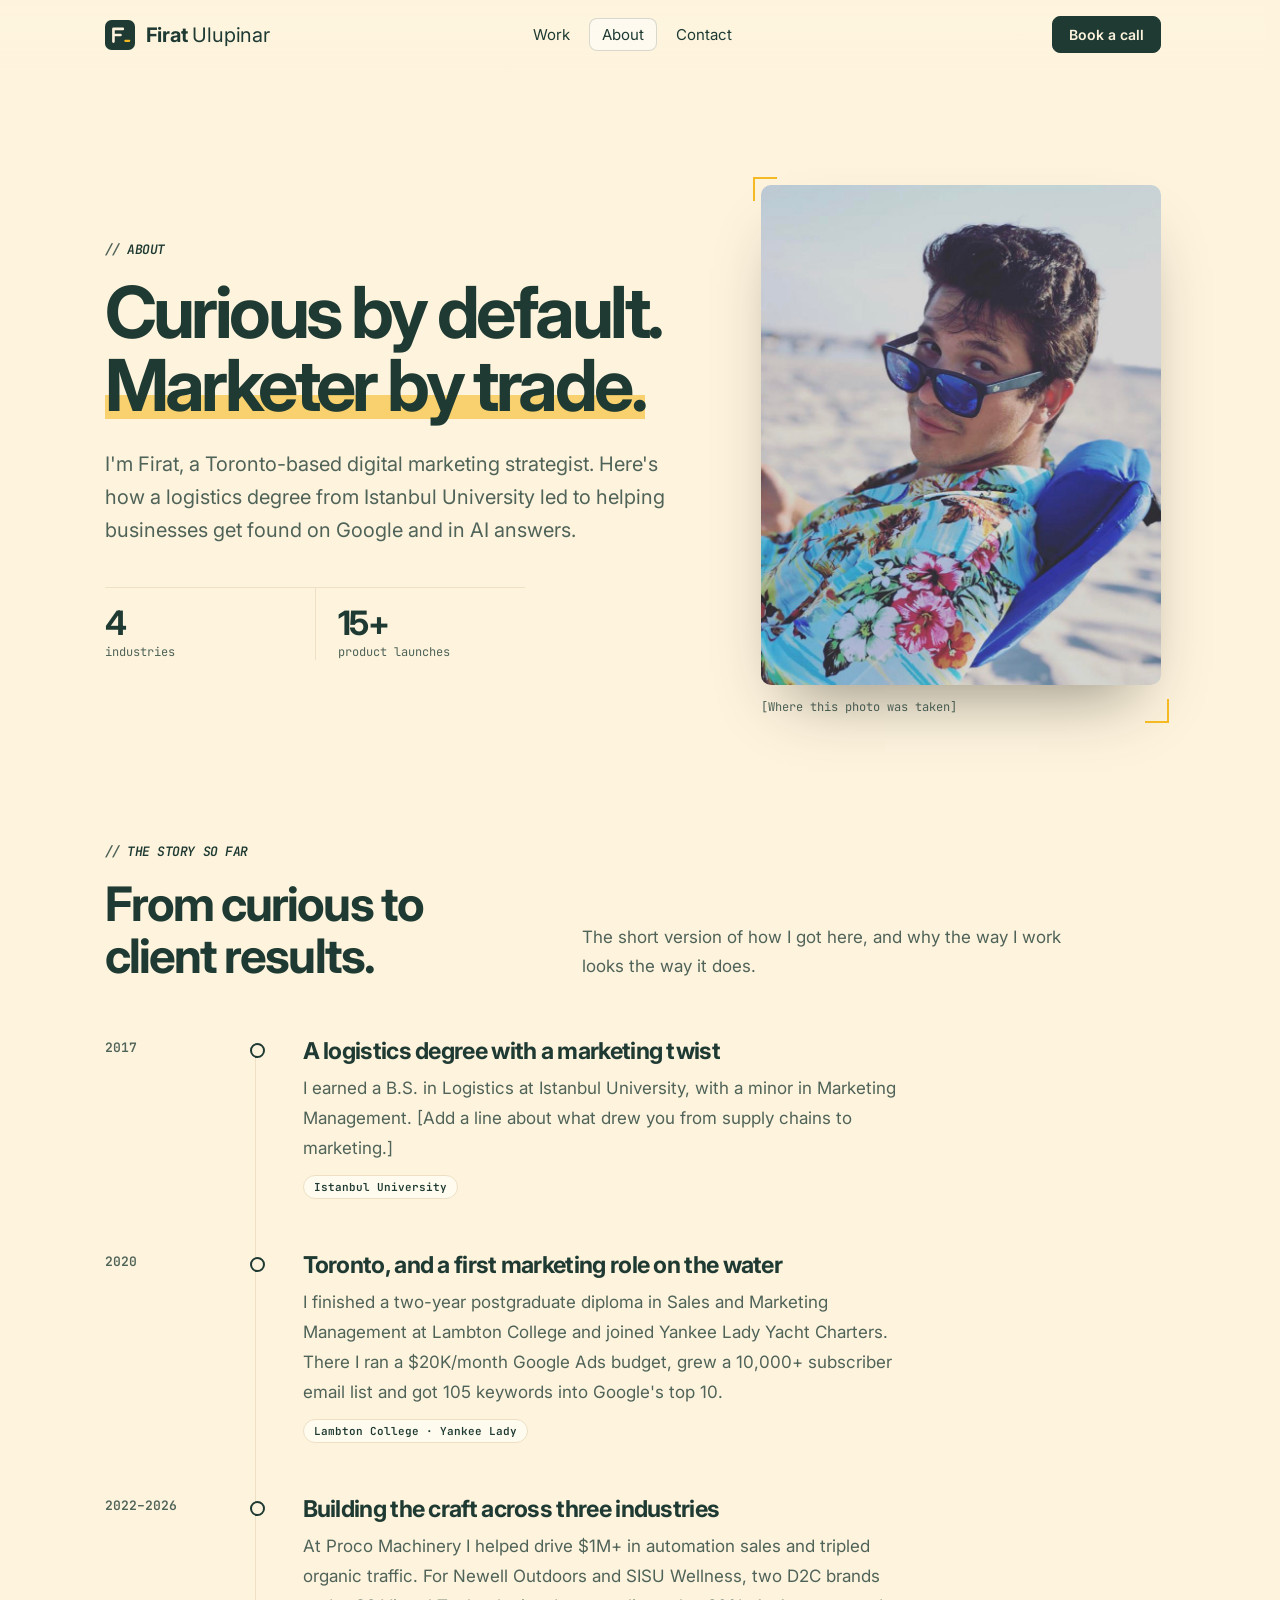
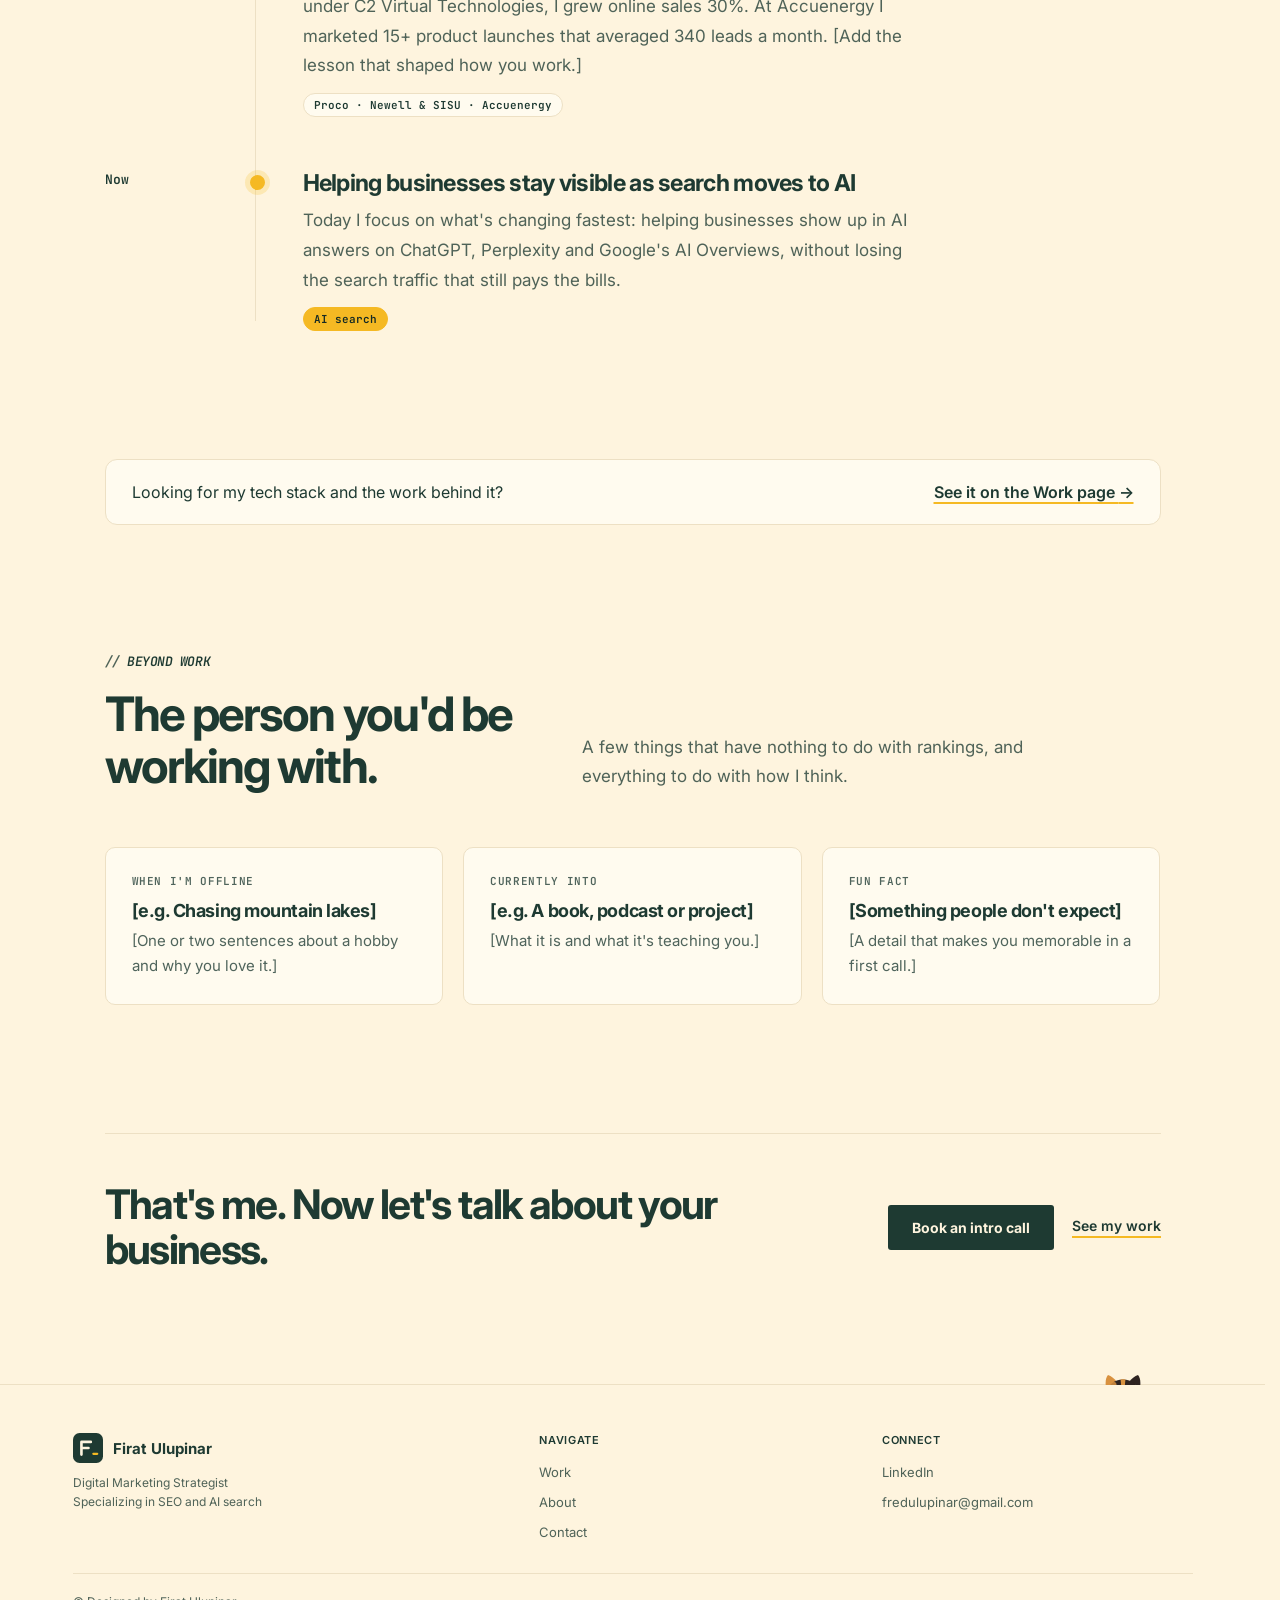
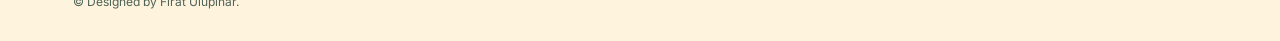
<file: about.html>
<!DOCTYPE html>
<html lang="en">
<head>
<meta charset="UTF-8">
<meta name="viewport" content="width=device-width, initial-scale=1.0">
<title>About Firat Ulupinar | Marketing &amp; AI-Search Consultant</title>
<meta name="description" content="The story behind Firat Ulupinar: from curious beginnings to 6+ years in digital marketing, plus the SEO and web development skills behind the work.">
<!-- Change to index, follow once the [bracketed] placeholders are replaced. -->
<meta name="robots" content="noindex, follow">
<meta name="theme-color" content="#152A24">
<link rel="canonical" href="https://www.firatulupinar.com/about.html">
<link rel="icon" href="favicon.svg" type="image/svg+xml">
<link rel="preconnect" href="https://fonts.googleapis.com">
<link rel="preconnect" href="https://fonts.gstatic.com" crossorigin>
<link href="https://fonts.googleapis.com/css2?family=Inter:wght@400;500;600;700&family=JetBrains+Mono:ital,wght@0,600;1,600&display=swap" rel="stylesheet">
<link rel="stylesheet" href="pages.css?v=25">
<script>document.documentElement.classList.add('js');</script>
</head>
<body>
<a class="skip-link" href="#main">Skip to content</a>
<header>
  <div class="nav-inner">
    <div class="wordmark-group">
      <a class="brand" aria-label="Firat Ulupinar, home" href="index.html"><svg class="logo" viewBox="0 0 32 32" fill="none" aria-hidden="true"><rect class="logo-box" x="0" y="0" width="32" height="32" rx="7"></rect><path class="logo-letter" d="M9 23V9.5h10M9 16h7.5" stroke-width="2.8" stroke-linecap="round" stroke-linejoin="round"></path><rect class="blink" x="20.5" y="21" width="6.5" height="2.4" rx="1.2"></rect></svg><span class="bt"><b>Firat</b> <span class="bt-last">Ulupinar</span></span></a>
    </div>
    <nav aria-label="Primary">
      <ul>
        <li><a href="portfolio.html">Work</a></li>
        <li><a href="about.html" aria-current="page">About</a></li>
        <li><a href="contact.html">Contact</a></li>
      </ul>
    </nav>
    <a class="nav-cta" href="contact.html#book">Book a call</a>
  </div>
</header>

<main id="main" tabindex="-1">
  <!-- 1. HELLO: who you are in one line, three quick facts, a face. -->
  <section class="ab-hero" aria-labelledby="about-title">
    <div>
      <span class="page-label"><span>//</span> ABOUT</span>
      <h1 id="about-title">Curious by default. <span class="hl">Marketer by trade.</span></h1>
      <p class="lede">I'm Firat, a Toronto-based digital marketing strategist. Here's how a logistics degree from Istanbul University led to helping businesses get found on Google and in AI answers.</p>
      <dl class="ab-facts">
        <div><dt>industries</dt><dd>4</dd></div>
        <div><dt>product launches</dt><dd>15+</dd></div>
      </dl>
    </div>
    <figure class="ab-photo">
      <img src="images/firat-ulupinar-beach.jpg" alt="Firat Ulupinar relaxing on a beach in sunglasses and a floral shirt" width="828" height="1025" fetchpriority="high">
      <figcaption>[Where this photo was taken]</figcaption>
    </figure>
  </section>

  <!-- 2. THE STORY: personal → career, 4 chapters max, 2–3 sentences each. The last one is "Now". -->
  <section class="ab-section" aria-labelledby="story-title">
    <div class="ab-section-head">
      <div>
        <span class="page-label"><span>//</span> THE STORY SO FAR</span>
        <h2 id="story-title">From curious to client results.</h2>
      </div>
      <p>The short version of how I got here, and why the way I work looks the way it does.</p>
    </div>
    <ol class="story">
      <li>
        <span class="story-when">2017</span>
        <div class="story-body">
          <h3>A logistics degree with a marketing twist</h3>
          <p>I earned a B.S. in Logistics at Istanbul University, with a minor in Marketing Management. [Add a line about what drew you from supply chains to marketing.]</p>
          <span class="story-tag">Istanbul University</span>
        </div>
      </li>
      <li>
        <span class="story-when">2020</span>
        <div class="story-body">
          <h3>Toronto, and a first marketing role on the water</h3>
          <p>I finished a two-year postgraduate diploma in Sales and Marketing Management at Lambton College and joined Yankee Lady Yacht Charters. There I ran a $20K/month Google Ads budget, grew a 10,000+ subscriber email list and got 105 keywords into Google's top 10.</p>
          <span class="story-tag">Lambton College &middot; Yankee Lady</span>
        </div>
      </li>
      <li>
        <span class="story-when">2022&ndash;2026</span>
        <div class="story-body">
          <h3>Building the craft across three industries</h3>
          <p>At Proco Machinery I helped drive $1M+ in automation sales and tripled organic traffic. For Newell Outdoors and SISU Wellness, two D2C brands under C2 Virtual Technologies, I grew online sales 30%. At Accuenergy I marketed 15+ product launches that averaged 340 leads a month. [Add the lesson that shaped how you work.]</p>
          <span class="story-tag">Proco &middot; Newell &amp; SISU &middot; Accuenergy</span>
        </div>
      </li>
      <li class="now">
        <span class="story-when">Now</span>
        <div class="story-body">
          <h3>Helping businesses stay visible as search moves to AI</h3>
          <p>Today I focus on what's changing fastest: helping businesses show up in AI answers on ChatGPT, Perplexity and Google's AI Overviews, without losing the search traffic that still pays the bills.</p>
          <span class="story-tag">AI search</span>
        </div>
      </li>
    </ol>
  </section>
  <!-- 3. SKILLS & TOOLS live on the Work page; this keeps a light pointer for recruiters. -->
  <section class="ab-section ab-skills-link" aria-label="Skills and tools">
    <p>Looking for my tech stack and the work behind it? <a href="portfolio.html#tools">See it on the Work page <span aria-hidden="true">&rarr;</span></a></p>
  </section>

  <!-- 5. BEYOND WORK: three small, human details. Keep each to one or two sentences. -->
  <section class="ab-section" aria-labelledby="beyond-title">
    <div class="ab-section-head">
      <div>
        <span class="page-label"><span>//</span> BEYOND WORK</span>
        <h2 id="beyond-title">The person you'd be working with.</h2>
      </div>
      <p>A few things that have nothing to do with rankings, and everything to do with how I think.</p>
    </div>
    <div class="beyond">
      <article><span class="cs-label">When I'm offline</span><h3>[e.g. Chasing mountain lakes]</h3><p>[One or two sentences about a hobby and why you love it.]</p></article>
      <article><span class="cs-label">Currently into</span><h3>[e.g. A book, podcast or project]</h3><p>[What it is and what it's teaching you.]</p></article>
      <article><span class="cs-label">Fun fact</span><h3>[Something people don't expect]</h3><p>[A detail that makes you memorable in a first call.]</p></article>
    </div>
  </section>

  <!-- 6. NEXT STEP -->
  <section class="ab-cta" aria-labelledby="cta-title">
    <div class="ab-cta-inner">
      <h2 id="cta-title">That's me. Now let's talk about your business.</h2>
      <div class="ab-cta-actions">
        <a class="btn" href="contact.html#book">Book an intro call</a>
        <a class="link-ghost" href="portfolio.html">See my work</a>
      </div>
    </div>
  </section>
</main>

<footer>
  <div class="footer-inner">
    <div>
      <a class="footer-brand-lockup" href="index.html" aria-label="Firat Ulupinar, home">
        <svg class="footer-logo" viewBox="0 0 32 32" fill="none" aria-hidden="true"><rect class="logo-box" x="0" y="0" width="32" height="32" rx="7"></rect><path class="logo-letter" d="M9 23V9.5h10M9 16h7.5" stroke-width="2.8" stroke-linecap="round" stroke-linejoin="round"></path><rect class="footer-logo-cursor" x="20.5" y="21" width="6.5" height="2.4" rx="1.2"></rect></svg>
        <span class="footer-brand">Firat Ulupinar</span>
      </a>
      <p class="footer-tagline">Digital Marketing Strategist<br>Specializing in SEO and AI search</p>
    </div>
    <div>
      <div class="footer-col-label" id="footer-nav-label">Navigate</div>
      <nav aria-labelledby="footer-nav-label"><ul class="footer-links">
        <li><a href="portfolio.html">Work</a></li>
        <li><a href="about.html">About</a></li>
        <li><a href="contact.html">Contact</a></li>
      </ul></nav>
    </div>
    <div>
      <div class="footer-col-label">Connect</div>
      <ul class="footer-links">
        <li><a href="https://www.linkedin.com/in/firat-ulupinar" target="_blank" rel="noopener noreferrer">LinkedIn<span class="sr-only"> (opens in new tab)</span></a></li>
        <li><a href="mailto:fredulupinar@gmail.com">fredulupinar@gmail.com</a></li>
      </ul>
    </div>
  </div>
  <div class="footer-bottom">
    <span>&copy; Designed by Firat Ulupinar.</span>
  </div>
</footer>


<script>
  // Fill the skill meters when the section scrolls into view
  (function(){
    var s = document.querySelector('.skills');
    if(!s) return;
    if(!('IntersectionObserver' in window)){ s.classList.add('in'); return; }
    new IntersectionObserver(function(entries, io){
      entries.forEach(function(e){ if(e.isIntersecting){ s.classList.add('in'); io.disconnect(); } });
    }, { threshold: .2 }).observe(s);
  })();
</script>
<script src="cat.js" defer></script>
</body>
</html>
</file>
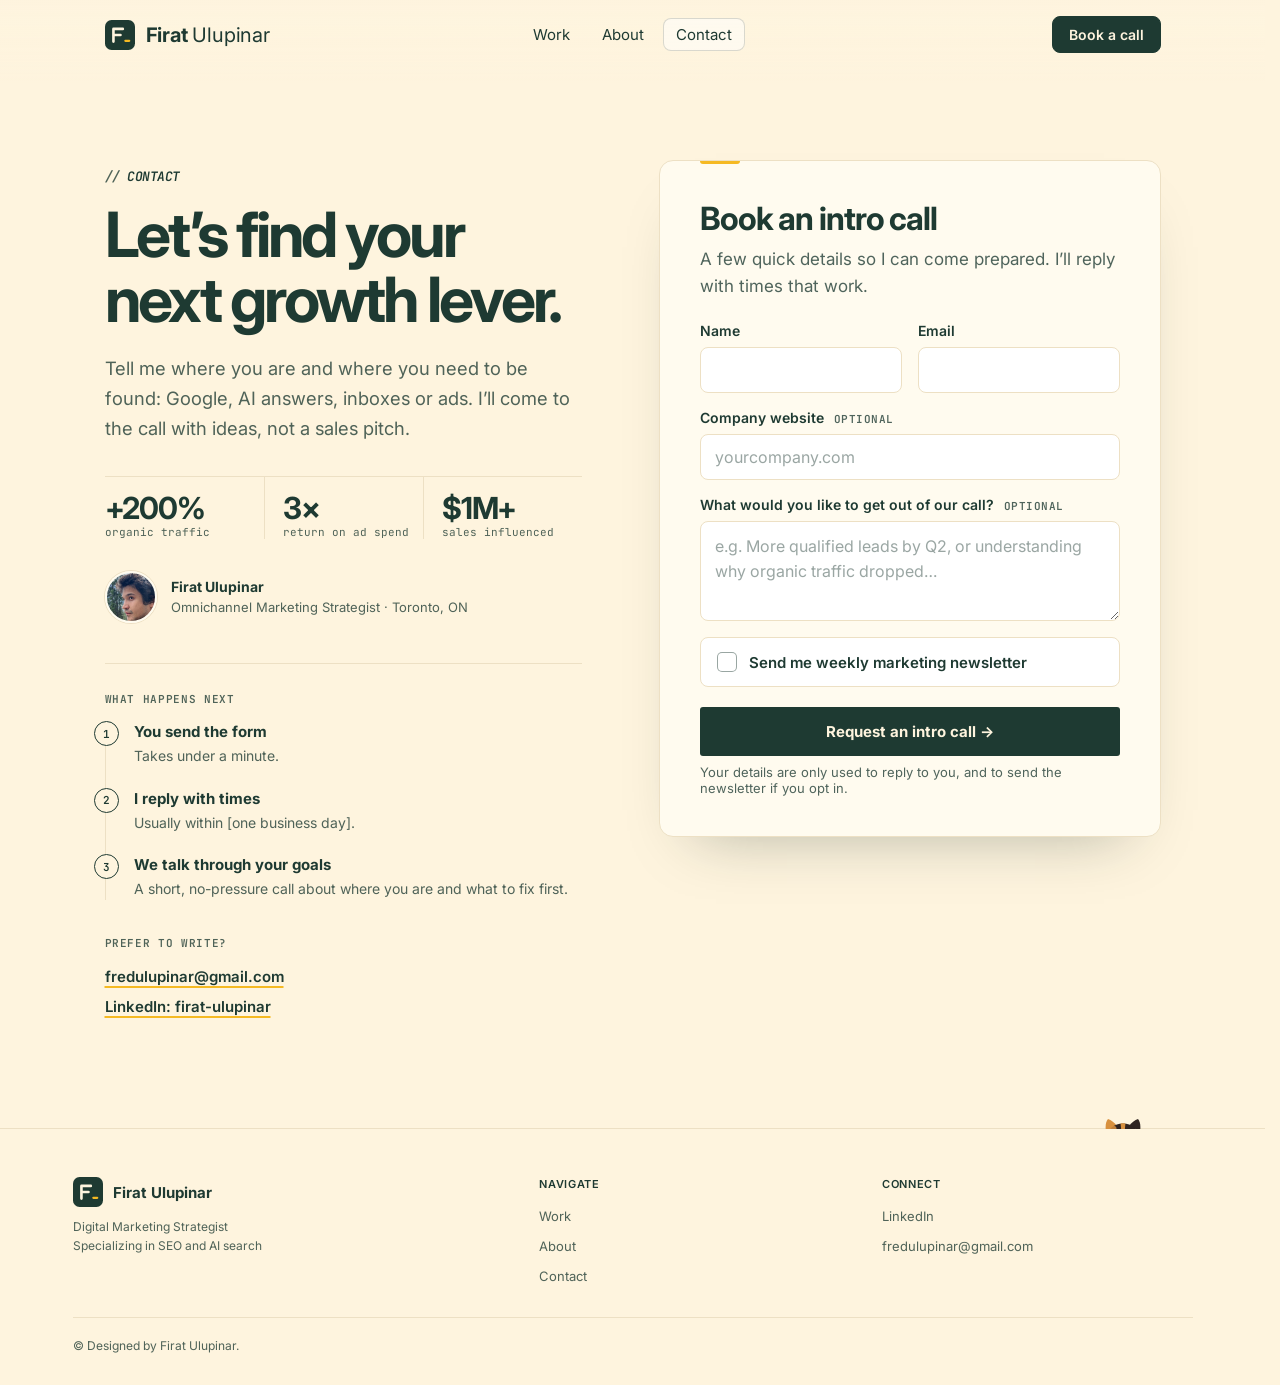
<file: contact.html>
<!DOCTYPE html>
<html lang="en">
<head>
<meta charset="UTF-8">
<meta name="viewport" content="width=device-width, initial-scale=1.0">
<title>Contact Firat Ulupinar | Marketing &amp; AI-Search Consultant</title>
<meta name="description" content="Get in touch with Firat Ulupinar, a Toronto-based digital marketing strategist, about SEO, AI search, PPC and email marketing.">
<!-- Proofread, then change to index, follow. -->
<meta name="robots" content="noindex, follow">
<meta name="theme-color" content="#152A24">
<link rel="canonical" href="https://www.firatulupinar.com/contact.html">
<link rel="icon" href="favicon.svg" type="image/svg+xml">
<link rel="preconnect" href="https://fonts.googleapis.com">
<link rel="preconnect" href="https://fonts.gstatic.com" crossorigin>
<link href="https://fonts.googleapis.com/css2?family=Inter:wght@400;500;600;700&family=JetBrains+Mono:ital,wght@1,600&display=swap" rel="stylesheet">
<link rel="stylesheet" href="pages.css?v=24">
</head>
<body>
<a class="skip-link" href="#main">Skip to content</a>
<header>
  <div class="nav-inner">
    <div class="wordmark-group">
      <a class="brand" aria-label="Firat Ulupinar, home" href="index.html"><svg class="logo" viewBox="0 0 32 32" fill="none" aria-hidden="true"><rect class="logo-box" x="0" y="0" width="32" height="32" rx="7"></rect><path class="logo-letter" d="M9 23V9.5h10M9 16h7.5" stroke-width="2.8" stroke-linecap="round" stroke-linejoin="round"></path><rect class="blink" x="20.5" y="21" width="6.5" height="2.4" rx="1.2"></rect></svg><span class="bt"><b>Firat</b> <span class="bt-last">Ulupinar</span></span></a>
    </div>
    <nav aria-label="Primary">
      <ul>
        <li><a href="portfolio.html">Work</a></li>
        <li><a href="about.html">About</a></li>
        <li><a href="contact.html" aria-current="page">Contact</a></li>
      </ul>
    </nav>
    <a class="nav-cta" href="contact.html#book">Book a call</a>
  </div>
</header>
<main id="main" tabindex="-1" class="contact-page">
  <div class="book" id="book">
    <!-- Layout: pitch (left, top) · form (right, first screen) · next steps + direct contacts (left, below). On phones: pitch → form → next steps. -->
    <div class="book-intro">
      <span class="page-label"><span>//</span> CONTACT</span>
      <h1>Let&rsquo;s find your next growth lever.</h1>
      <p class="lede">Tell me where you are and where you need to be found: Google, AI answers, inboxes or ads. I&rsquo;ll come to the call with ideas, not a sales pitch.</p>
      <dl class="book-proof">
        <div><dt>organic traffic</dt><dd>+200%</dd></div>
        <div><dt>return on ad spend</dt><dd>3&times;</dd></div>
        <div><dt>sales influenced</dt><dd>$1M+</dd></div>
      </dl>
      <div class="book-person">
        <span class="avatar" aria-hidden="true"></span>
        <p><strong>Firat Ulupinar</strong><span>Omnichannel Marketing Strategist &middot; Toronto, ON</span></p>
      </div>
    </div>

    <!-- Intro call form. Submissions go to Formspree (formspree.io/f/mrppjrep) and are emailed to you.
         Works without JavaScript (normal POST); with JavaScript it validates inline and shows a thank-you without leaving the page. -->
    <section class="book-card" aria-labelledby="book-title">
      <h2 id="book-title">Book an intro call</h2>
      <p class="book-sub">A few quick details so I can come prepared. I&rsquo;ll reply with times that work.</p>

      <form class="intro-form" id="introForm" action="https://formspree.io/f/mrppjrep" method="POST">
        <input type="hidden" name="_subject" value="New intro call request (firatulupinar.com)">
        <div class="hp" aria-hidden="true"><label>Leave this field empty <input type="text" name="_gotcha" tabindex="-1" autocomplete="off"></label></div>

        <div class="field-row">
          <div class="field">
            <label for="f-name">Name</label>
            <input id="f-name" name="name" type="text" autocomplete="name" required maxlength="100">
            <p class="field-error" id="f-name-error" hidden></p>
          </div>
          <div class="field">
            <label for="f-email">Email</label>
            <input id="f-email" name="email" type="email" autocomplete="email" inputmode="email" required maxlength="200">
            <p class="field-error" id="f-email-error" hidden></p>
          </div>
        </div>

        <div class="field">
          <label for="f-website">Company website <span class="opt">optional</span></label>
          <input id="f-website" name="website" type="text" inputmode="url" autocomplete="url" placeholder="yourcompany.com" maxlength="200">
          <p class="field-error" id="f-website-error" hidden></p>
        </div>

        <div class="field">
          <label for="f-notes">What would you like to get out of our call? <span class="opt">optional</span></label>
          <textarea id="f-notes" name="notes" rows="3" maxlength="2000" placeholder="e.g. More qualified leads by Q2, or understanding why organic traffic dropped&hellip;"></textarea>
        </div>

        <!-- Newsletter opt-in: unticked by default (Canada's CASL requires express, opt-in consent). Sent as newsletter=Yes only when ticked. -->
        <label class="check" for="f-newsletter">
          <input id="f-newsletter" name="newsletter" type="checkbox" value="Yes - weekly marketing newsletter">
          <span class="check-box" aria-hidden="true"></span>
          <span class="check-text"><strong>Send me weekly marketing newsletter</strong></span>
        </label>

        <button class="btn form-submit" type="submit">Request an intro call <span aria-hidden="true">&rarr;</span></button>
        <p class="form-note">Your details are only used to reply to you, and to send the newsletter if you opt in.</p>
        <p class="form-status" id="formStatus" role="alert" hidden></p>
      </form>

      <div class="form-success" id="formSuccess" tabindex="-1" hidden>
        <span class="success-mark" aria-hidden="true"></span>
        <h3>Thanks<span id="successName"></span>, your request is in.</h3>
        <p>I&rsquo;ll reply to your email with a few times for a call. If it&rsquo;s urgent, write to <a href="mailto:fredulupinar@gmail.com">fredulupinar@gmail.com</a>.</p>
      </div>
    </section>

    <aside class="book-aside" aria-label="What happens next and other ways to reach me">
      <h2 class="cs-label">What happens next</h2>
      <ol class="next-steps">
        <li><strong>You send the form</strong><span>Takes under a minute.</span></li>
        <li><strong>I reply with times</strong><span>Usually within [one business day].</span></li>
        <li><strong>We talk through your goals</strong><span>A short, no-pressure call about where you are and what to fix first.</span></li>
      </ol>
      <h2 class="cs-label">Prefer to write?</h2>
      <ul class="direct">
        <li><a href="mailto:fredulupinar@gmail.com">fredulupinar@gmail.com</a></li>
        <li><a href="https://www.linkedin.com/in/firat-ulupinar" target="_blank" rel="noopener noreferrer">LinkedIn: firat-ulupinar<span class="sr-only"> (opens in new tab)</span></a></li>
      </ul>
    </aside>
  </div>
</main>

<script>
/* Intro call form: inline validation + Formspree submit without leaving the page. Falls back to a normal POST without JS. */
(function(){
  var form = document.getElementById('introForm');
  if(!form || !window.fetch || !window.FormData) return;
  form.noValidate = true;
  var status = document.getElementById('formStatus');
  var success = document.getElementById('formSuccess');
  var button = form.querySelector('.form-submit');
  var buttonText = button.textContent;

  // Bot checks (invisible to people): a human needs a few seconds and touches the form; bots usually don't.
  var loadedAt = Date.now(), interacted = false, MIN_MS = 1500;
  ['pointerdown','keydown','focusin','touchstart'].forEach(function(ev){
    form.addEventListener(ev, function(){ interacted = true; }, { once: true, passive: true });
  });
  function looksLikeBot(){
    var honeypot = form.elements._gotcha && form.elements._gotcha.value;
    return !!honeypot || !interacted || (Date.now() - loadedAt) < MIN_MS;
  }
  function showSuccess(){
    var first = (form.elements.name.value.trim().split(/\s+/)[0] || '');
    document.getElementById('successName').textContent = first ? ', ' + first : '';
    form.hidden = true; success.hidden = false; success.focus();
  }

  function setError(input, msg){
    var err = document.getElementById(input.id + '-error');
    input.setAttribute('aria-invalid', msg ? 'true' : 'false');
    if(msg){ input.setAttribute('aria-describedby', err.id); err.textContent = msg; err.hidden = false; }
    else { input.removeAttribute('aria-describedby'); err.textContent = ''; err.hidden = true; }
  }
  function check(input){
    var v = input.value.trim();
    if(input.name === 'name') return v ? '' : 'Please add your name.';
    if(input.name === 'email'){
      if(!v) return 'Please add your email so I can reply.';
      return /^[^\s@]+@[^\s@]+\.[^\s@]{2,}$/.test(v) ? '' : 'That email doesn’t look quite right.';
    }
    if(input.name === 'website'){
      return !v || /^(https?:\/\/)?[^\s.\/]+(\.[^\s.\/]+)+(\/\S*)?$/i.test(v) ? '' : 'That website doesn’t look quite right, e.g. yourcompany.com';
    }
    return '';
  }
  var fields = ['f-name','f-email','f-website'].map(function(id){ return document.getElementById(id); });
  fields.forEach(function(input){
    input.addEventListener('blur', function(){ if(input.value.trim()) setError(input, check(input)); });
    input.addEventListener('input', function(){ if(input.getAttribute('aria-invalid') === 'true') setError(input, check(input)); });
  });

  form.addEventListener('submit', function(e){
    e.preventDefault();
    status.hidden = true;
    var firstBad = null;
    fields.forEach(function(input){ var m = check(input); setError(input, m); if(m && !firstBad) firstBad = input; });
    if(firstBad){ firstBad.focus(); return; }

    // Likely bot: pretend it worked so it learns nothing, but send nothing.
    if(looksLikeBot()){ showSuccess(); return; }

    button.disabled = true; button.textContent = 'Sending…';
    fetch(form.action, { method: 'POST', body: new FormData(form), headers: { 'Accept': 'application/json' } })
      .then(function(res){ return res.json().catch(function(){ return {}; }).then(function(data){ return { ok: res.ok, data: data }; }); })
      .then(function(r){
        if(r.ok){ showSuccess(); return; }
        var msg = (r.data && r.data.errors && r.data.errors.length) ? r.data.errors.map(function(x){ return x.message; }).join(' ') : 'Something went wrong on my end.';
        throw new Error(msg);
      })
      .catch(function(err){
        status.innerHTML = '';
        status.appendChild(document.createTextNode((err && err.message ? err.message : 'Something went wrong.') + ' Please try again, or email me at '));
        var a = document.createElement('a'); a.href = 'mailto:fredulupinar@gmail.com'; a.textContent = 'fredulupinar@gmail.com'; status.appendChild(a);
        status.appendChild(document.createTextNode('.'));
        status.hidden = false;
      })
      .then(function(){ button.disabled = false; button.textContent = buttonText; });
  });
})();
</script>
<footer>
  <div class="footer-inner">
    <div>
      <a class="footer-brand-lockup" href="index.html" aria-label="Firat Ulupinar, home">
        <svg class="footer-logo" viewBox="0 0 32 32" fill="none" aria-hidden="true"><rect class="logo-box" x="0" y="0" width="32" height="32" rx="7"></rect><path class="logo-letter" d="M9 23V9.5h10M9 16h7.5" stroke-width="2.8" stroke-linecap="round" stroke-linejoin="round"></path><rect class="footer-logo-cursor" x="20.5" y="21" width="6.5" height="2.4" rx="1.2"></rect></svg>
        <span class="footer-brand">Firat Ulupinar</span>
      </a>
      <p class="footer-tagline">Digital Marketing Strategist<br>Specializing in SEO and AI search</p>
    </div>
    <div>
      <div class="footer-col-label" id="footer-nav-label">Navigate</div>
      <nav aria-labelledby="footer-nav-label"><ul class="footer-links">
        <li><a href="portfolio.html">Work</a></li>
        <li><a href="about.html">About</a></li>
        <li><a href="contact.html">Contact</a></li>
      </ul></nav>
    </div>
    <div>
      <div class="footer-col-label">Connect</div>
      <ul class="footer-links">
        <li><a href="https://www.linkedin.com/in/firat-ulupinar" target="_blank" rel="noopener noreferrer">LinkedIn<span class="sr-only"> (opens in new tab)</span></a></li>
        <li><a href="mailto:fredulupinar@gmail.com">fredulupinar@gmail.com</a></li>
      </ul>
    </div>
  </div>
  <div class="footer-bottom">
    <span>&copy; Designed by Firat Ulupinar.</span>
  </div>
</footer>

<script src="cat.js" defer></script>
</body>
</html>
</file>
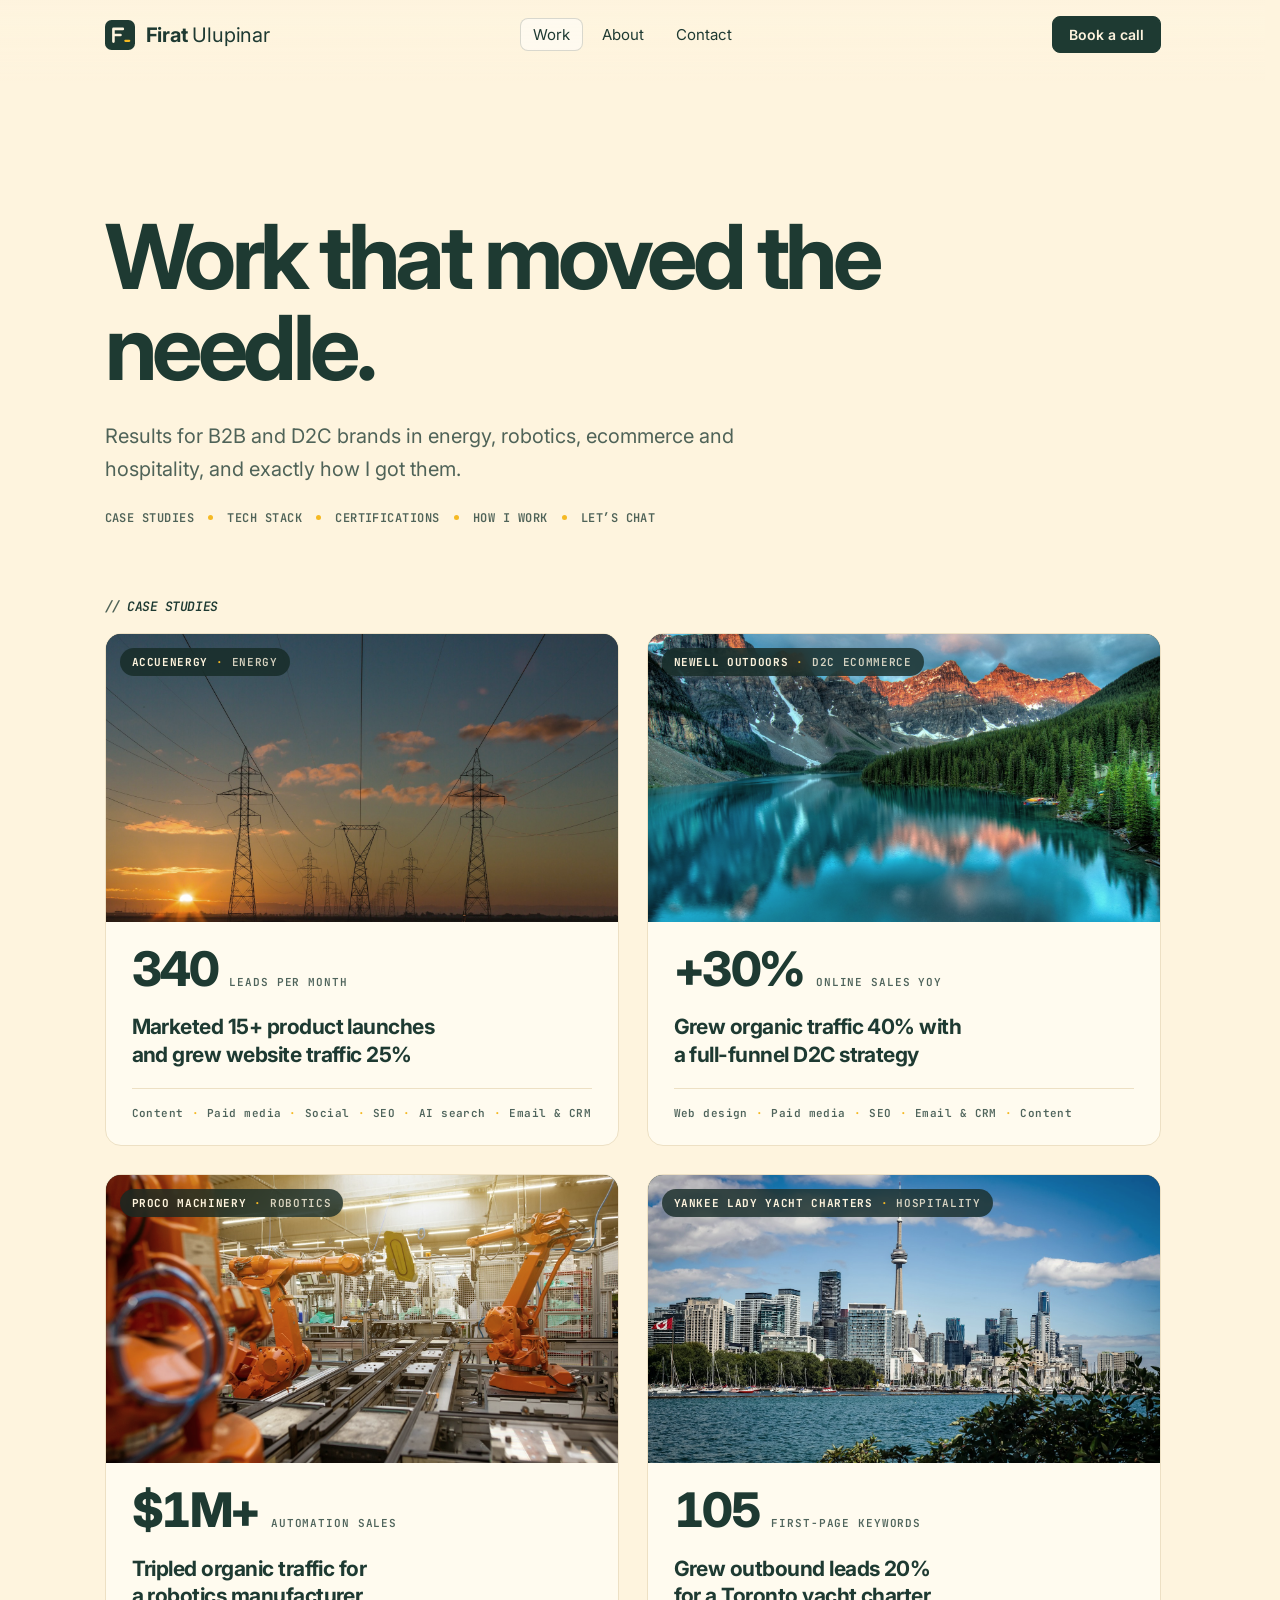
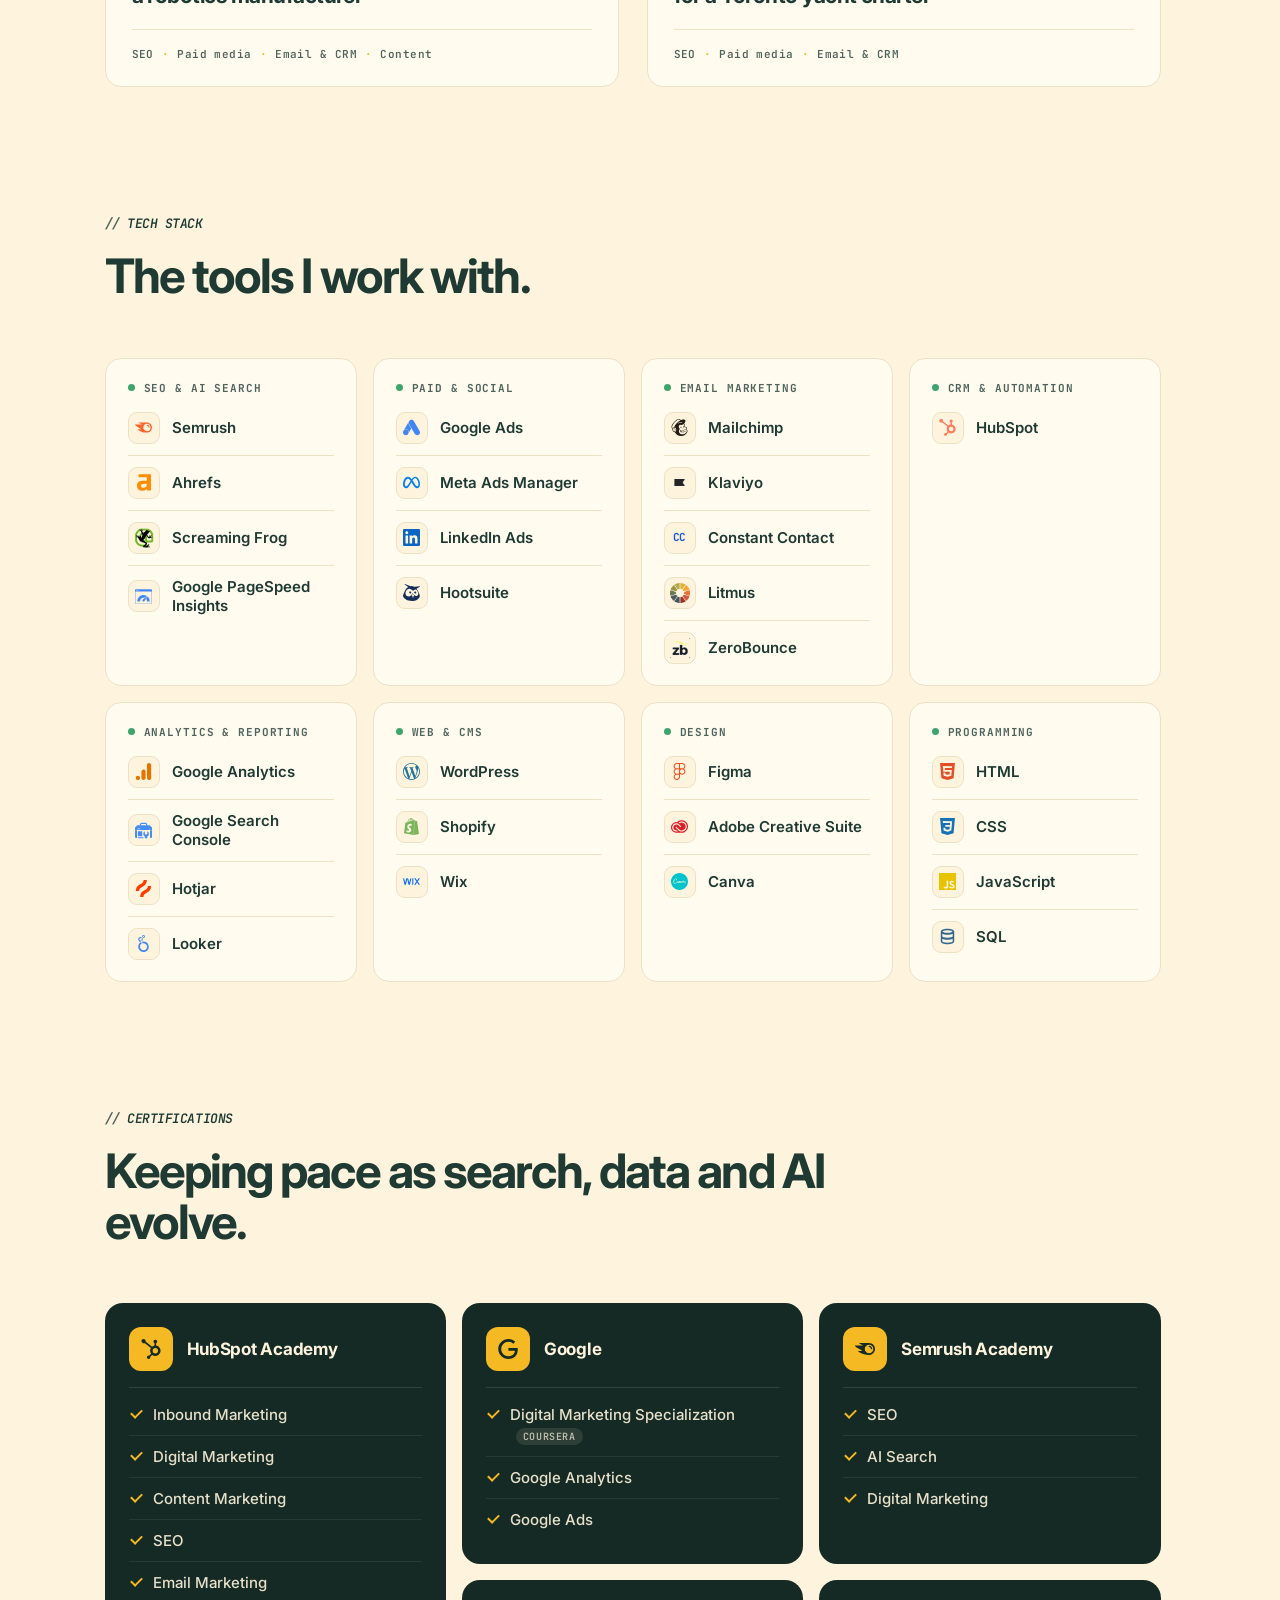
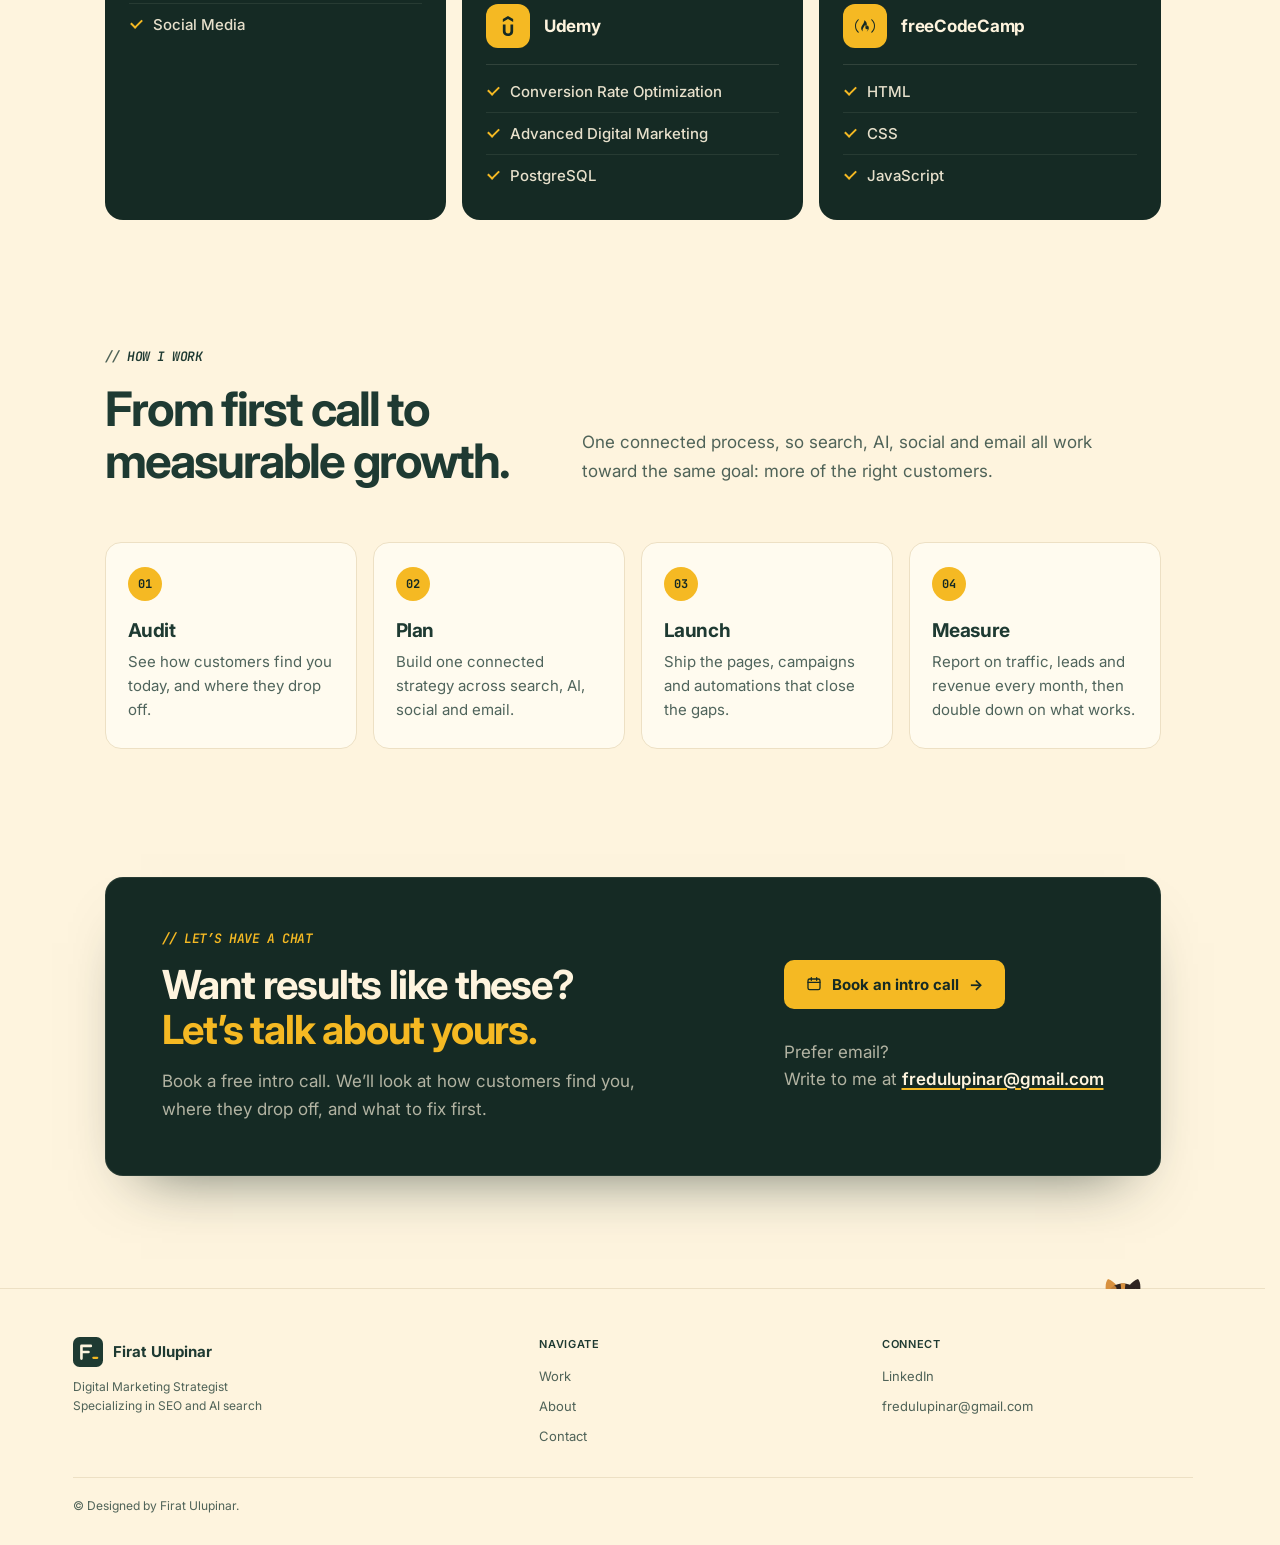
<file: portfolio.html>
<!DOCTYPE html>
<html lang="en">
<head>
<meta charset="UTF-8">
<meta name="viewport" content="width=device-width, initial-scale=1.0">
<title>Work: Case Studies, Skills and Tools | Firat Ulupinar</title>
<meta name="description" content="Case studies from Firat Ulupinar: tripled organic traffic at Proco Machinery, 30% more online sales for Newell Outdoors, 15+ launches at Accuenergy and more.">
<!-- Change to index, follow once the case studies have real results. -->
<meta name="robots" content="noindex, follow">
<meta name="theme-color" content="#152A24">
<link rel="canonical" href="https://www.firatulupinar.com/portfolio.html">
<link rel="icon" href="favicon.svg" type="image/svg+xml">
<link rel="preconnect" href="https://fonts.googleapis.com">
<link rel="preconnect" href="https://fonts.gstatic.com" crossorigin>
<link href="https://fonts.googleapis.com/css2?family=Inter:wght@400;500;600;700&family=JetBrains+Mono:ital,wght@0,600;1,600&display=swap" rel="stylesheet">
<link rel="stylesheet" href="pages.css?v=24">
</head>
<body>
<a class="skip-link" href="#main">Skip to content</a>
<header>
  <div class="nav-inner">
    <div class="wordmark-group">
      <a class="brand" aria-label="Firat Ulupinar, home" href="index.html"><svg class="logo" viewBox="0 0 32 32" fill="none" aria-hidden="true"><rect class="logo-box" x="0" y="0" width="32" height="32" rx="7"></rect><path class="logo-letter" d="M9 23V9.5h10M9 16h7.5" stroke-width="2.8" stroke-linecap="round" stroke-linejoin="round"></path><rect class="blink" x="20.5" y="21" width="6.5" height="2.4" rx="1.2"></rect></svg><span class="bt"><b>Firat</b> <span class="bt-last">Ulupinar</span></span></a>
    </div>
    <nav aria-label="Primary">
      <ul>
        <li><a href="portfolio.html" aria-current="page">Work</a></li>
        <li><a href="about.html">About</a></li>
        <li><a href="contact.html">Contact</a></li>
      </ul>
    </nav>
    <a class="nav-cta" href="contact.html#book">Book a call</a>
  </div>
</header>
<main id="main" tabindex="-1" class="wk">
  <div class="page work-cases" id="case-studies">
    <h1>Work that moved the needle.</h1>
    <p class="lede">Results for B2B and D2C brands in energy, robotics, ecommerce and hospitality, and exactly how I got them.</p>
    <!-- ON THIS PAGE: jump links so visitors see everything the page covers before they scroll -->
    <nav class="wk-index" aria-label="On this page">
      <ul>
        <li><a href="#case-studies-list">Case studies</a></li>
        <li><a href="#tools">Tech stack</a></li>
        <li><a href="#certifications">Certifications</a></li>
        <li><a href="#how-i-work">How I work</a></li>
        <li><a href="#lets-chat">Let&rsquo;s chat</a></li>
      </ul>
    </nav>

    <!-- PROJECT CARDS: every card reads in the same order, so they scan fast:
         photo → result → client · industry → headline → channels. To add a project, copy one <li>. -->
    <div class="wk-list" id="case-studies-list">
      <span class="page-label"><span>//</span> CASE STUDIES</span>
      <ol class="wk-cards">
        <li class="wk-row" data-skills="content paid social seo ai email">
          <a class="wk-card" href="case-studies/accuenergy.html">
            <span class="wk-photo"><img src="images/work/accuenergy.jpg" alt="" width="1600" height="1067" loading="lazy" decoding="async"><span class="wk-tag"><span>Accuenergy</span><span>Energy</span></span></span>
            <span class="wk-body">
              <span class="wk-result"><b>340</b><small>leads per month</small></span>
              <span class="wk-title">Marketed 15+ product launches and grew website traffic 25%</span>
              <span class="wk-ch"><i data-skill="content">Content</i><i data-skill="paid">Paid media</i><i data-skill="social">Social</i><i data-skill="seo">SEO</i><i data-skill="ai">AI search</i><i data-skill="email">Email &amp; CRM</i></span>
            </span>
          </a>
        </li>
        <li class="wk-row" data-skills="web paid seo email content">
          <a class="wk-card" href="case-studies/newell-outdoors-sisu-wellness.html">
            <span class="wk-photo"><img src="images/work/newell.jpg" alt="" width="1600" height="1078" loading="lazy" decoding="async"><span class="wk-tag"><span>Newell Outdoors</span><span>D2C Ecommerce</span></span></span>
            <span class="wk-body">
              <span class="wk-result"><b>+30%</b><small>online sales YOY</small></span>
              <span class="wk-title">Grew organic traffic 40% with a full-funnel D2C strategy</span>
              <span class="wk-ch"><i data-skill="web">Web design</i><i data-skill="paid">Paid media</i><i data-skill="seo">SEO</i><i data-skill="email">Email &amp; CRM</i><i data-skill="content">Content</i></span>
            </span>
          </a>
        </li>
        <li class="wk-row" data-skills="seo paid email content">
          <a class="wk-card" href="case-studies/proco-machinery.html">
            <span class="wk-photo"><img src="images/work/proco.jpg" alt="" width="1600" height="1067" loading="lazy" decoding="async"><span class="wk-tag"><span>Proco Machinery</span><span>Robotics</span></span></span>
            <span class="wk-body">
              <span class="wk-result"><b>$1M+</b><small>automation sales</small></span>
              <span class="wk-title">Tripled organic traffic for a robotics manufacturer</span>
              <span class="wk-ch"><i data-skill="seo">SEO</i><i data-skill="paid">Paid media</i><i data-skill="email">Email &amp; CRM</i><i data-skill="content">Content</i></span>
            </span>
          </a>
        </li>
        <li class="wk-row" data-skills="seo paid email">
          <a class="wk-card" href="case-studies/yankee-lady.html">
            <span class="wk-photo"><img src="images/work/yankee-lady.jpg" alt="" width="1600" height="1067" loading="lazy" decoding="async"><span class="wk-tag"><span>Yankee Lady Yacht Charters</span><span>Hospitality</span></span></span>
            <span class="wk-body">
              <span class="wk-result"><b>105</b><small>first-page keywords</small></span>
              <span class="wk-title">Grew outbound leads 20% for a Toronto yacht charter</span>
              <span class="wk-ch"><i data-skill="seo">SEO</i><i data-skill="paid">Paid media</i><i data-skill="email">Email &amp; CRM</i></span>
            </span>
          </a>
        </li>
      </ol>
    </div>
  </div>

  <!-- TECH STACK: six tool areas in a 3 x 2 grid. Certifications have their own section below. -->
  <section class="ab-section wk-stack" id="tools" aria-labelledby="stack-title">
    <div class="ab-section-head">
      <div>
        <span class="page-label"><span>//</span> TECH STACK</span>
        <h2 id="stack-title">The tools I work with.</h2>
      </div>
    </div>
    <!-- One card per area. To add a tool, copy an <li> (the two letters in .wk-tm are its monogram). -->
    <div class="wk-stack-grid">
      <article class="wk-tools reveal-card">
        <h3><span class="wk-live" aria-hidden="true"></span>SEO &amp; AI search</h3>
        <ul>
          <li><span class="wk-tm wk-logo" style="--logo:url(images/tools/semrush.svg);--brand:#FF642D" aria-hidden="true"></span>Semrush</li>
          <li><span class="wk-tm wk-logo" style="--logo:url(images/tools/ahrefs.svg);--brand:#FF8D00" aria-hidden="true"></span>Ahrefs</li>
          <li><span class="wk-tm wk-img" style="--img:url(images/tools/screamingfrog.png);--brand:#6AB32E" aria-hidden="true"></span>Screaming Frog</li>
          <li><span class="wk-tm wk-logo" style="--logo:url(images/tools/pagespeedinsights.svg);--brand:#4285F4" aria-hidden="true"></span>Google PageSpeed Insights</li>
        </ul>
      </article>
      <article class="wk-tools reveal-card">
        <h3><span class="wk-live" aria-hidden="true"></span>Paid &amp; social</h3>
        <ul>
          <li><span class="wk-tm wk-logo" style="--logo:url(images/tools/googleads.svg);--brand:#4285F4" aria-hidden="true"></span>Google Ads</li>
          <li><span class="wk-tm wk-logo" style="--logo:url(images/tools/meta.svg);--brand:#0081FB" aria-hidden="true"></span>Meta Ads Manager</li>
          <li><span class="wk-tm wk-logo" style="--logo:url(images/tools/linkedin.svg);--brand:#0A66C2" aria-hidden="true"></span>LinkedIn Ads</li>
          <li><span class="wk-tm wk-logo" style="--logo:url(images/tools/hootsuite.svg);--brand:#143059" aria-hidden="true"></span>Hootsuite</li>
        </ul>
      </article>
      <article class="wk-tools reveal-card">
        <h3><span class="wk-live" aria-hidden="true"></span>Email marketing</h3>
        <ul>
          <li><span class="wk-tm wk-logo" style="--logo:url(images/tools/mailchimp.svg);--brand:#241C15" aria-hidden="true"></span>Mailchimp</li>
          <li><span class="wk-tm wk-logo" style="--logo:url(images/tools/klaviyo.png);--brand:#232426" aria-hidden="true"></span>Klaviyo</li>
          <li><span class="wk-tm" style="--brand:#1856ED" aria-hidden="true">CC</span>Constant Contact</li>
          <li><span class="wk-tm wk-img" style="--img:url(images/tools/litmus.png);--brand:#E2683E" aria-hidden="true"></span>Litmus</li>
          <li><span class="wk-tm wk-img" style="--img:url(images/tools/zerobounce.png);--brand:#1D2B3A" aria-hidden="true"></span>ZeroBounce</li>
        </ul>
      </article>
      <article class="wk-tools reveal-card">
        <h3><span class="wk-live" aria-hidden="true"></span>CRM &amp; automation</h3>
        <ul>
          <li><span class="wk-tm wk-logo" style="--logo:url(images/tools/hubspot.svg);--brand:#FF7A59" aria-hidden="true"></span>HubSpot</li>
        </ul>
      </article>
      <article class="wk-tools reveal-card">
        <h3><span class="wk-live" aria-hidden="true"></span>Analytics &amp; reporting</h3>
        <ul>
          <li><span class="wk-tm wk-logo" style="--logo:url(images/tools/googleanalytics.svg);--brand:#E37400" aria-hidden="true"></span>Google Analytics</li>
          <li><span class="wk-tm wk-logo" style="--logo:url(images/tools/googlesearchconsole.svg);--brand:#458CF5" aria-hidden="true"></span>Google Search Console</li>
          <li><span class="wk-tm wk-logo" style="--logo:url(images/tools/hotjar.svg);--brand:#FF3C00" aria-hidden="true"></span>Hotjar</li>
          <li><span class="wk-tm wk-logo" style="--logo:url(images/tools/looker.svg);--brand:#4285F4" aria-hidden="true"></span>Looker</li>
        </ul>
      </article>
      <article class="wk-tools reveal-card">
        <h3><span class="wk-live" aria-hidden="true"></span>Web &amp; CMS</h3>
        <ul>
          <li><span class="wk-tm wk-logo" style="--logo:url(images/tools/wordpress.svg);--brand:#21759B" aria-hidden="true"></span>WordPress</li>
          <li><span class="wk-tm wk-logo" style="--logo:url(images/tools/shopify.svg);--brand:#7AB55C" aria-hidden="true"></span>Shopify</li>
          <li><span class="wk-tm wk-logo" style="--logo:url(images/tools/wix.svg);--brand:#0C6EFC" aria-hidden="true"></span>Wix</li>
        </ul>
      </article>
      <article class="wk-tools reveal-card">
        <h3><span class="wk-live" aria-hidden="true"></span>Design</h3>
        <ul>
          <li><span class="wk-tm wk-logo" style="--logo:url(images/tools/figma.svg);--brand:#F24E1E" aria-hidden="true"></span>Figma</li>
          <li><span class="wk-tm wk-logo" style="--logo:url(images/tools/adobecreativecloud.svg);--brand:#DA1F26" aria-hidden="true"></span>Adobe Creative Suite</li>
          <li><span class="wk-tm wk-logo" style="--logo:url(images/tools/canva.svg);--brand:#00C4CC" aria-hidden="true"></span>Canva</li>
        </ul>
      </article>
      <article class="wk-tools reveal-card">
        <h3><span class="wk-live" aria-hidden="true"></span>Programming</h3>
        <ul>
          <li><span class="wk-tm wk-logo" style="--logo:url(images/tools/html5.svg);--brand:#E34F26" aria-hidden="true"></span>HTML</li>
          <li><span class="wk-tm wk-logo" style="--logo:url(images/tools/css3.svg);--brand:#1572B6" aria-hidden="true"></span>CSS</li>
          <li><span class="wk-tm wk-logo" style="--logo:url(images/tools/javascript.svg);--brand:#E8C300" aria-hidden="true"></span>JavaScript</li>
          <li><span class="wk-tm wk-logo" style="--logo:url(images/tools/database.svg);--brand:#336791" aria-hidden="true"></span>SQL</li>
        </ul>
      </article>
    </div>
  </section>

  <!-- CERTIFICATIONS: its own section, one card per certificate. -->
  <section class="ab-section wk-certs-sec" id="certifications" aria-labelledby="certs-title">
    <div class="ab-section-head">
      <div>
        <span class="page-label"><span>//</span> CERTIFICATIONS</span>
        <h2 id="certs-title">Keeping pace as search, data and AI evolve.</h2>
      </div>
    </div>
    <!-- One dark card per provider; HubSpot Academy (the longest list) spans two rows on wide screens. -->
    <div class="wk-prov-grid">
      <article class="wk-prov wk-prov-hubspot" style="--brand:#FF7A59">
        <div class="wk-prov-head"><span class="wk-tm wk-logo" style="--logo:url(images/tools/hubspot.svg)" aria-hidden="true"></span><div><h3>HubSpot Academy</h3></div></div>
        <ul><li>Inbound Marketing</li><li>Digital Marketing</li><li>Content Marketing</li><li>SEO</li><li>Email Marketing</li><li>Social Media</li></ul>
      </article>
      <article class="wk-prov" style="--brand:#4285F4">
        <div class="wk-prov-head"><span class="wk-tm wk-logo" style="--logo:url(images/tools/google.svg)" aria-hidden="true"></span><div><h3>Google</h3></div></div>
        <ul><li>Digital Marketing Specialization <em>Coursera</em></li><li>Google Analytics</li><li>Google Ads</li></ul>
      </article>
      <article class="wk-prov" style="--brand:#FF642D">
        <div class="wk-prov-head"><span class="wk-tm wk-logo" style="--logo:url(images/tools/semrush.svg)" aria-hidden="true"></span><div><h3>Semrush Academy</h3></div></div>
        <ul><li>SEO</li><li>AI Search</li><li>Digital Marketing</li></ul>
      </article>
      <article class="wk-prov" style="--brand:#A435F0">
        <div class="wk-prov-head"><span class="wk-tm wk-logo" style="--logo:url(images/tools/udemy.svg)" aria-hidden="true"></span><div><h3>Udemy</h3></div></div>
        <ul><li>Conversion Rate Optimization</li><li>Advanced Digital Marketing</li><li>PostgreSQL</li></ul>
      </article>
      <article class="wk-prov" style="--brand:#0A0A23">
        <div class="wk-prov-head"><span class="wk-tm wk-logo" style="--logo:url(images/tools/freecodecamp.svg)" aria-hidden="true"></span><div><h3>freeCodeCamp</h3></div></div>
        <ul><li>HTML</li><li>CSS</li><li>JavaScript</li></ul>
      </article>
    </div>
  </section>

  <!-- HOW I WORK: what working together looks like, in four steps. -->
  <section class="ab-section wk-process" id="how-i-work" aria-labelledby="process-title">
    <div class="ab-section-head">
      <div>
        <span class="page-label"><span>//</span> HOW I WORK</span>
        <h2 id="process-title">From first call to measurable growth.</h2>
      </div>
      <p>One connected process, so search, AI, social and email all work toward the same goal: more of the right customers.</p>
    </div>
    <ol class="wk-steps">
      <li><span class="wk-step-num" aria-hidden="true">01</span><h3>Audit</h3><p>See how customers find you today, and where they drop off.</p></li>
      <li><span class="wk-step-num" aria-hidden="true">02</span><h3>Plan</h3><p>Build one connected strategy across search, AI, social and email.</p></li>
      <li><span class="wk-step-num" aria-hidden="true">03</span><h3>Launch</h3><p>Ship the pages, campaigns and automations that close the gaps.</p></li>
      <li><span class="wk-step-num" aria-hidden="true">04</span><h3>Measure</h3><p>Report on traffic, leads and revenue every month, then double down on what works.</p></li>
    </ol>
  </section>

  <section class="wk-cta-wrap" id="lets-chat" aria-labelledby="wk-cta-title">
    <div class="wk-cta">
      <div>
        <span class="page-label"><span>//</span> LET&rsquo;S HAVE A CHAT</span>
        <h2 id="wk-cta-title">Want results like these? <span>Let&rsquo;s talk about yours.</span></h2>
        <p>Book a free intro call. We&rsquo;ll look at how customers find you, where they drop off, and what to fix first.</p>
      </div>
      <div class="wk-cta-row">
        <a class="wk-cta-btn" href="contact.html#book"><svg viewBox="0 0 24 24" fill="none" stroke="currentColor" stroke-width="2" stroke-linecap="round" stroke-linejoin="round" aria-hidden="true"><rect x="3" y="4.5" width="18" height="16" rx="2.5"/><path d="M3 9.5h18M8 2.5v4M16 2.5v4"/></svg>Book an intro call <span aria-hidden="true">&rarr;</span></a>
        <p class="wk-cta-alt">Prefer email?<br>Write to me at <a href="mailto:fredulupinar@gmail.com">fredulupinar@gmail.com</a></p>
      </div>
    </div>
  </section>
</main>
<footer>
  <div class="footer-inner">
    <div>
      <a class="footer-brand-lockup" href="index.html" aria-label="Firat Ulupinar, home">
        <svg class="footer-logo" viewBox="0 0 32 32" fill="none" aria-hidden="true"><rect class="logo-box" x="0" y="0" width="32" height="32" rx="7"></rect><path class="logo-letter" d="M9 23V9.5h10M9 16h7.5" stroke-width="2.8" stroke-linecap="round" stroke-linejoin="round"></path><rect class="footer-logo-cursor" x="20.5" y="21" width="6.5" height="2.4" rx="1.2"></rect></svg>
        <span class="footer-brand">Firat Ulupinar</span>
      </a>
      <p class="footer-tagline">Digital Marketing Strategist<br>Specializing in SEO and AI search</p>
    </div>
    <div>
      <div class="footer-col-label" id="footer-nav-label">Navigate</div>
      <nav aria-labelledby="footer-nav-label"><ul class="footer-links">
        <li><a href="portfolio.html">Work</a></li>
        <li><a href="about.html">About</a></li>
        <li><a href="contact.html">Contact</a></li>
      </ul></nav>
    </div>
    <div>
      <div class="footer-col-label">Connect</div>
      <ul class="footer-links">
        <li><a href="https://www.linkedin.com/in/firat-ulupinar" target="_blank" rel="noopener noreferrer">LinkedIn<span class="sr-only"> (opens in new tab)</span></a></li>
        <li><a href="mailto:fredulupinar@gmail.com">fredulupinar@gmail.com</a></li>
      </ul>
    </div>
  </div>
  <div class="footer-bottom">
    <span>&copy; Designed by Firat Ulupinar.</span>
  </div>
</footer>

<script>
/* Work page tech stack: cards rise in one after another the first time the grid scrolls into view */
(function(){
  var grid = document.querySelector('.wk-stack-grid');
  if(!grid || !('IntersectionObserver' in window) || window.matchMedia('(prefers-reduced-motion: reduce)').matches) return;
  [].forEach.call(grid.querySelectorAll('.reveal-card'), function(card, i){ card.style.setProperty('--i', i); });
  grid.classList.add('js-reveal');
  var io = new IntersectionObserver(function(entries){
    if(entries.some(function(e){ return e.isIntersecting; })){ io.disconnect(); grid.classList.add('in'); }
  }, { threshold: .2 });
  io.observe(grid);
})();
</script>
<script src="cat.js" defer></script>
</body>
</html>
</file>
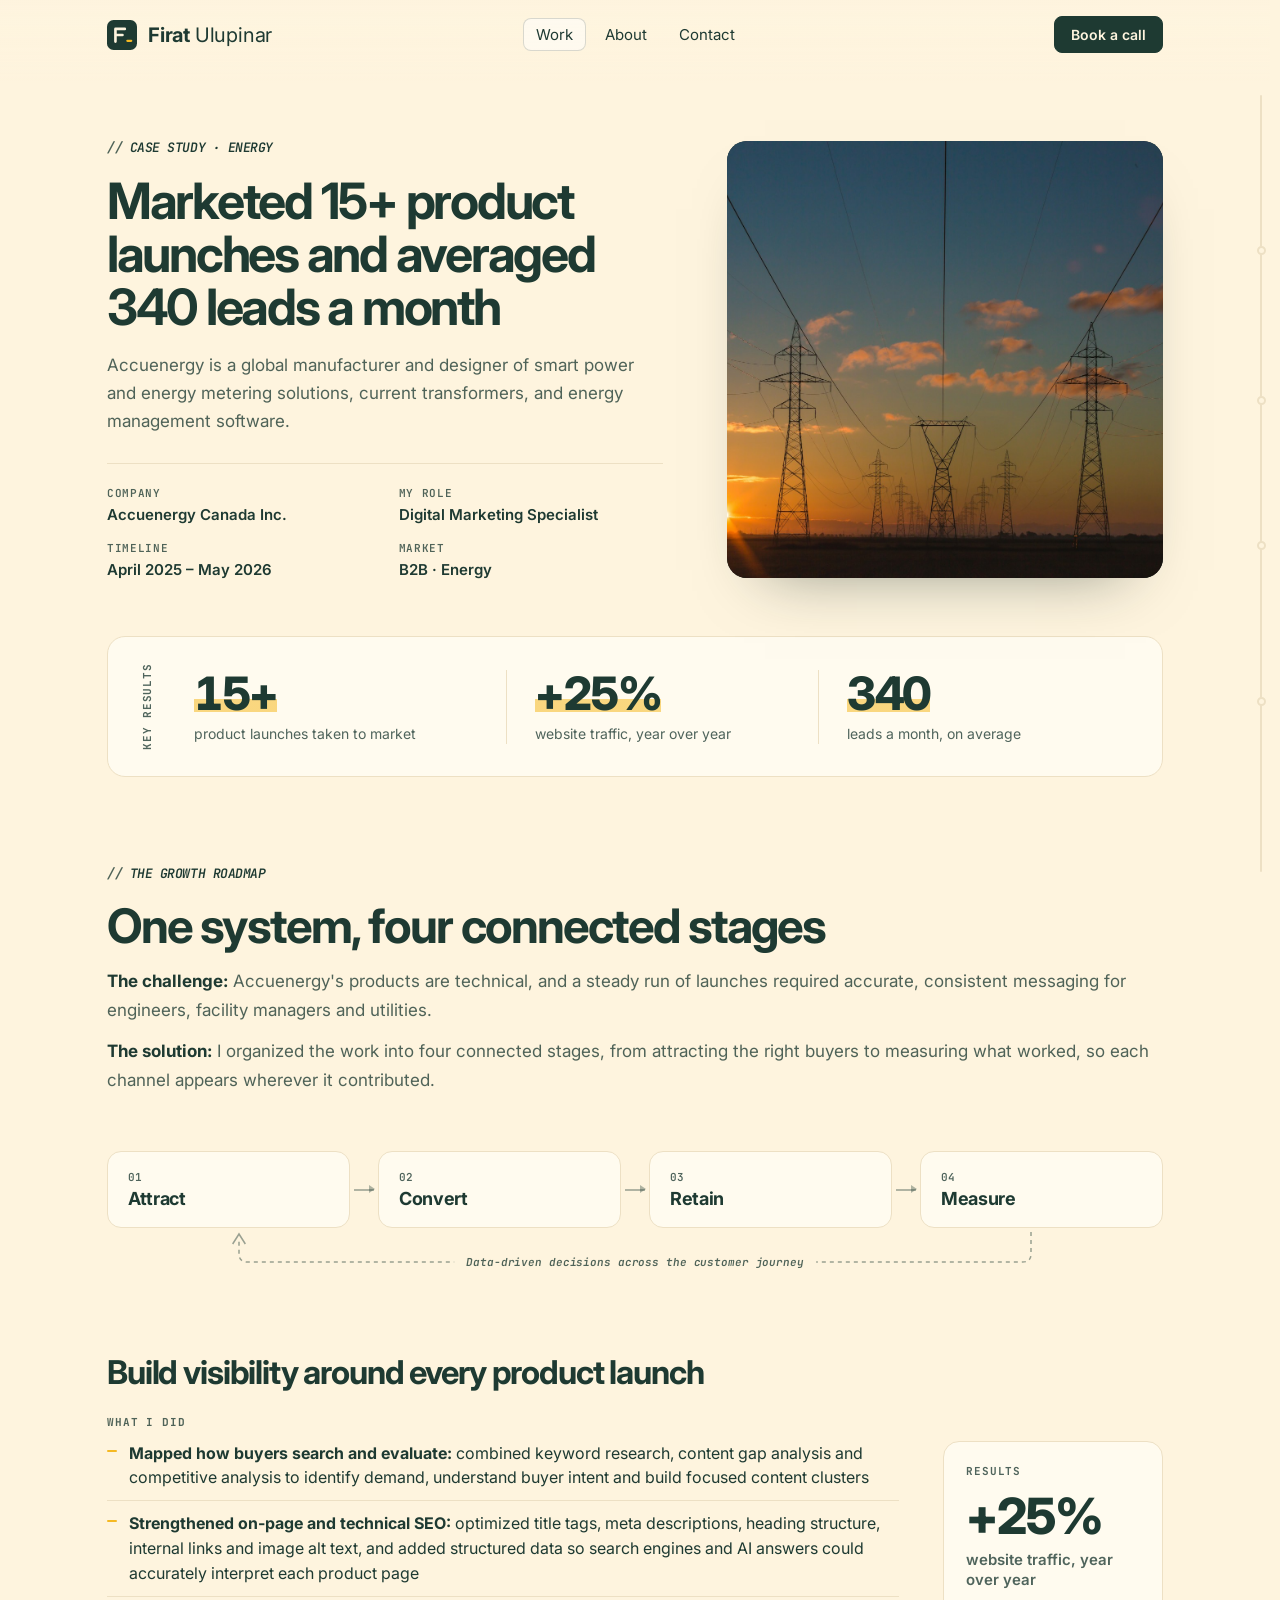
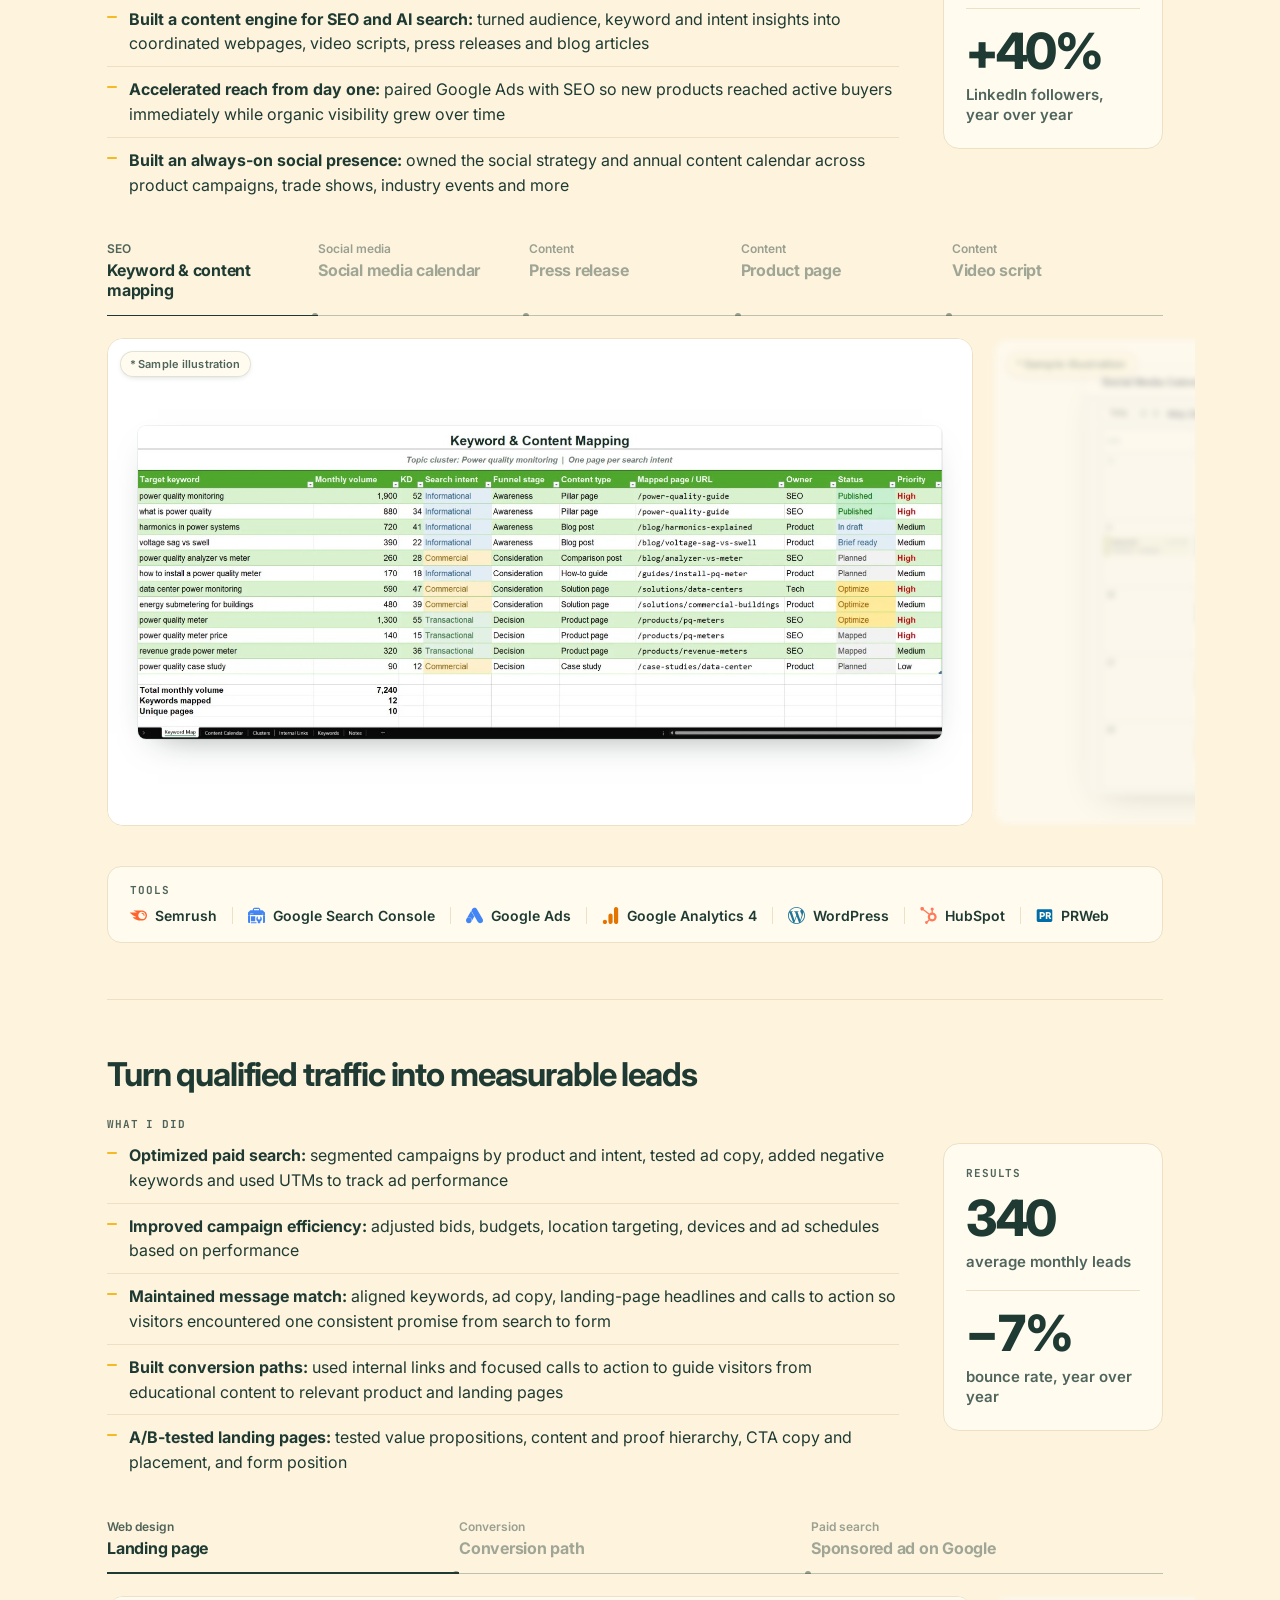
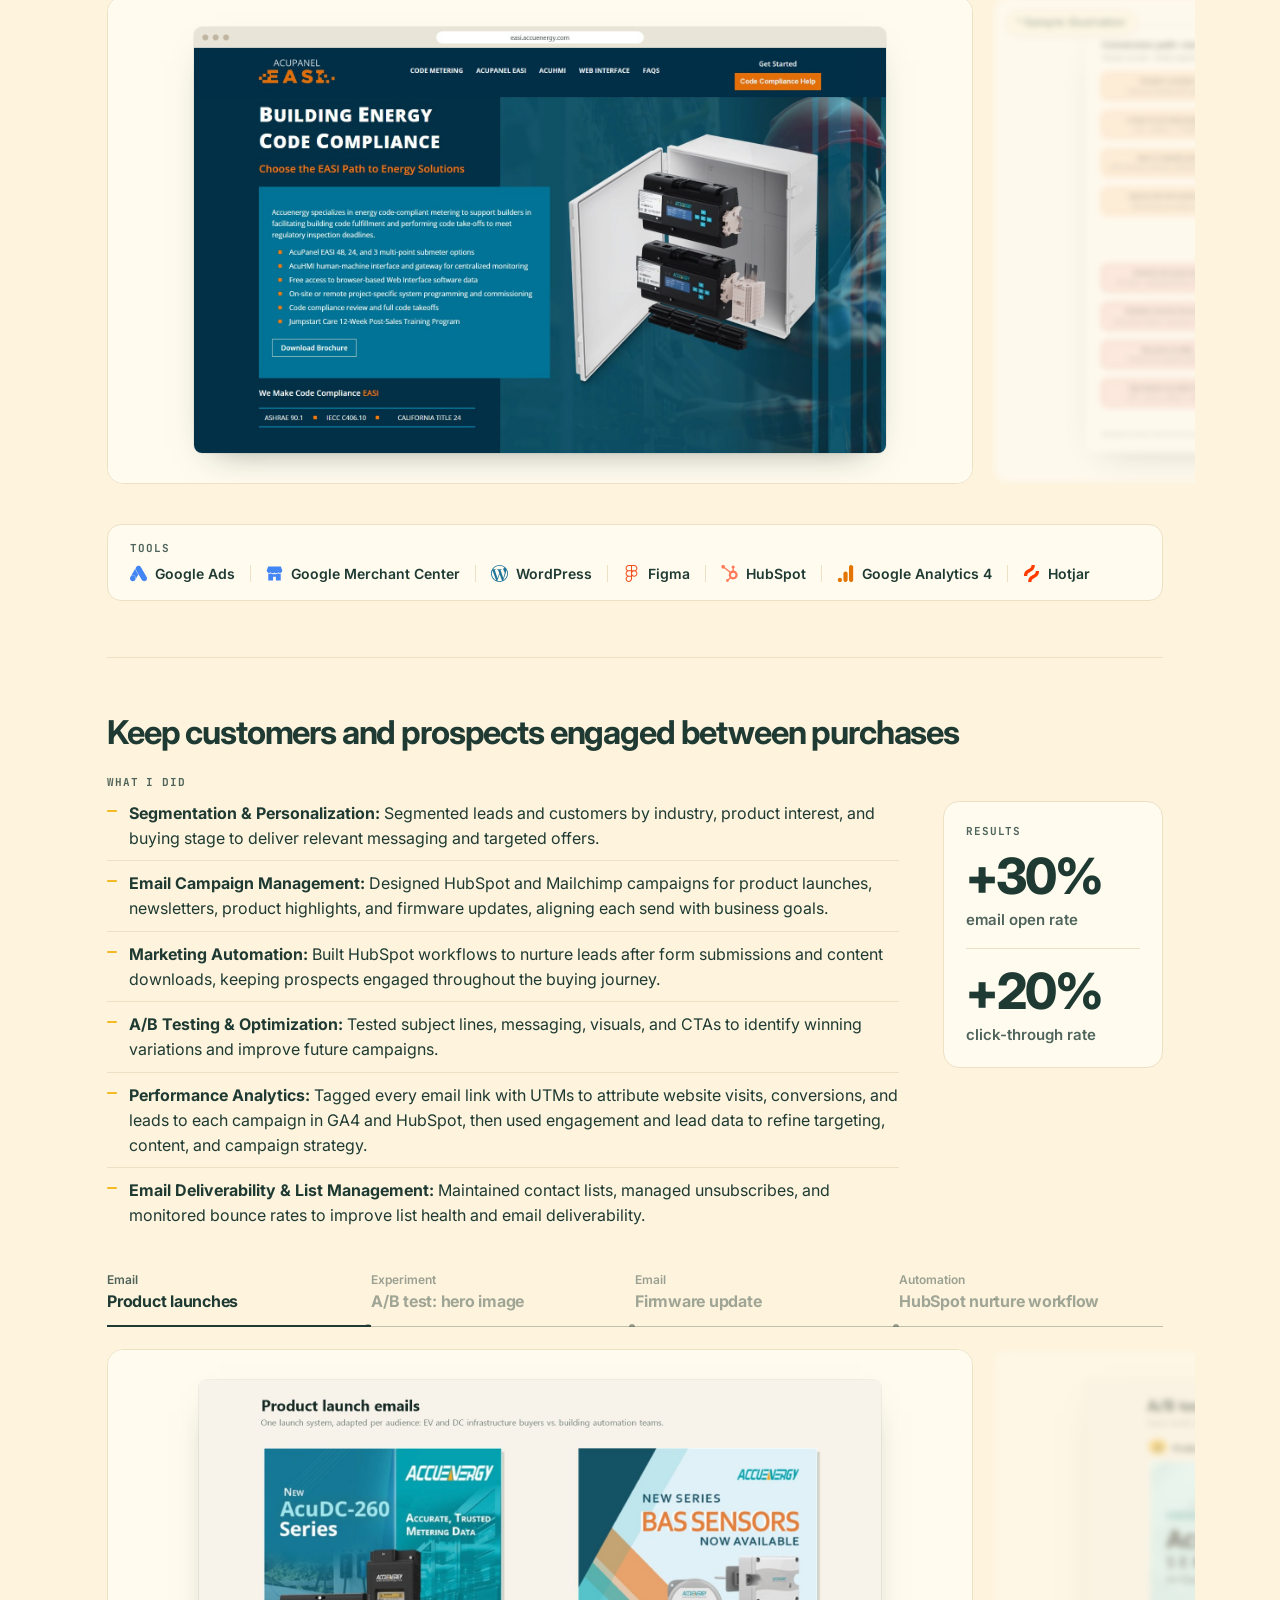
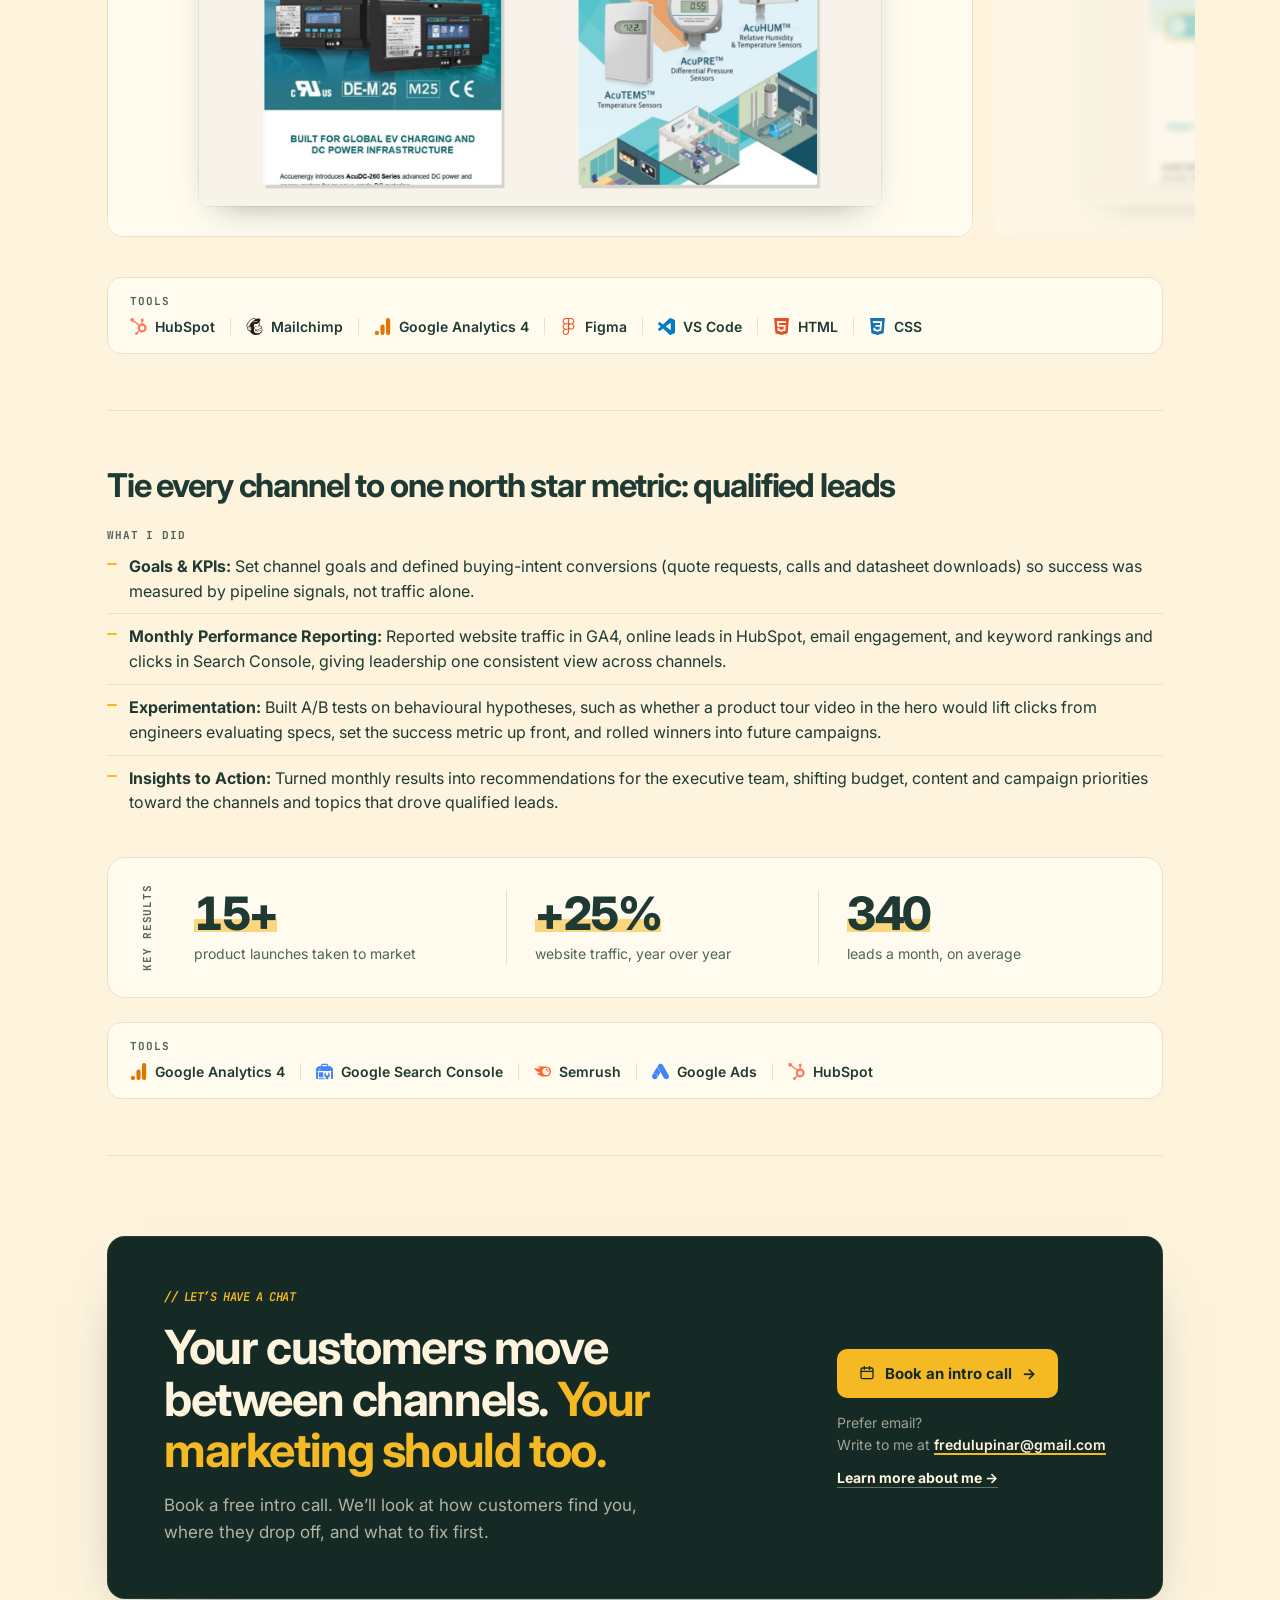
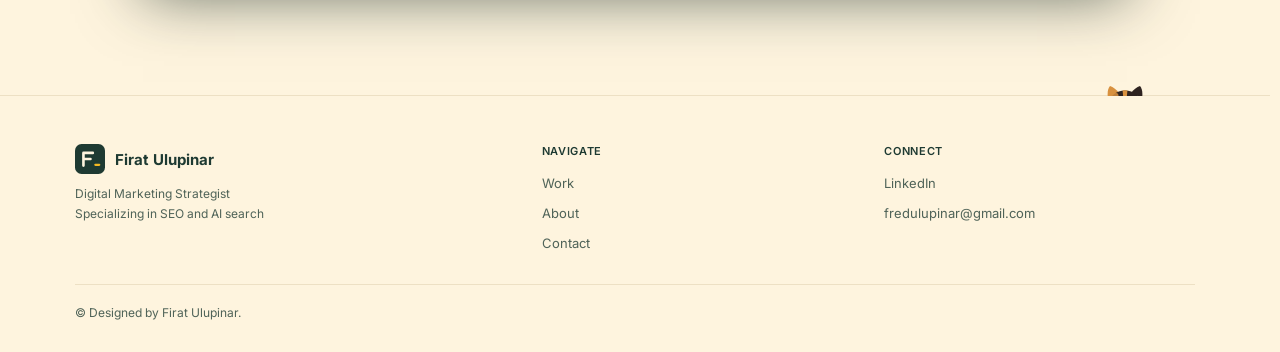
<file: case-studies/accuenergy.html>
<!DOCTYPE html>
<html lang="en">
<head>
<meta charset="UTF-8">
<meta name="viewport" content="width=device-width, initial-scale=1.0">
<title>Accuenergy Case Study: 15+ Launches, 340 Leads a Month | Firat Ulupinar</title>
<meta name="description" content="How Firat Ulupinar built an integrated marketing system for Accuenergy: 15+ product launches, +25% website traffic and 340 leads a month.">
<!-- Proofread, then change to index, follow and add this page to sitemap.xml. -->
<meta name="robots" content="noindex, follow">
<meta name="theme-color" content="#152A24">
<link rel="canonical" href="https://www.firatulupinar.com/case-studies/accuenergy.html">
<link rel="icon" href="../favicon.svg" type="image/svg+xml">
<link rel="preconnect" href="https://fonts.googleapis.com">
<link rel="preconnect" href="https://fonts.gstatic.com" crossorigin>
<link href="https://fonts.googleapis.com/css2?family=Inter:wght@400;500;600;700&family=JetBrains+Mono:ital,wght@0,600;1,600&display=swap" rel="stylesheet">
<link rel="stylesheet" href="../pages.css?v=24">
<link rel="stylesheet" href="case-study.css?v=11">
</head>
<body>
<a class="skip-link" href="#main">Skip to content</a>
<header>
  <div class="nav-inner">
    <div class="wordmark-group">
      <a class="brand" aria-label="Firat Ulupinar, home" href="../index.html"><svg class="logo" viewBox="0 0 32 32" fill="none" aria-hidden="true"><rect class="logo-box" x="0" y="0" width="32" height="32" rx="7"></rect><path class="logo-letter" d="M9 23V9.5h10M9 16h7.5" stroke-width="2.8" stroke-linecap="round" stroke-linejoin="round"></path><rect class="blink" x="20.5" y="21" width="6.5" height="2.4" rx="1.2"></rect></svg><span class="bt"><b>Firat</b> <span class="bt-last">Ulupinar</span></span></a>
    </div>
    <nav aria-label="Primary">
      <ul>
        <li><a href="../portfolio.html" aria-current="true">Work</a></li>
        <li><a href="../about.html">About</a></li>
        <li><a href="../contact.html">Contact</a></li>
      </ul>
    </nav>
    <a class="nav-cta" href="../contact.html#book">Book a call</a>
  </div>
</header>

<main id="main" tabindex="-1">
  <article>
    <!-- INTRO: headline and story on the left, photo on the right; results sit in one light strip below -->
    <div class="csx">
      <div class="csx-hero">
        <div class="csx-copy">
          <span class="page-label"><span>//</span> CASE STUDY &middot; ENERGY</span>
          <h1>Marketed 15+ product launches and averaged 340 leads a month</h1>
          <p class="lede">Accuenergy is a global manufacturer and designer of smart power and energy metering solutions, current transformers, and energy management software.</p>
          <dl class="csx-facts">
            <div><dt>Company</dt><dd>Accuenergy Canada Inc.</dd></div>
            <div><dt>My role</dt><dd>Digital Marketing Specialist</dd></div>
            <div><dt>Timeline</dt><dd>April 2025 &ndash; May 2026</dd></div>
            <div><dt>Market</dt><dd>B2B &middot; Energy</dd></div>
          </dl>
        </div>
        <figure class="csx-photo"><img src="../images/work/accuenergy.jpg" alt="Power transmission towers at sunset" width="1600" height="1067" decoding="async"></figure>
      </div>

      <section class="csx-results" aria-labelledby="results-heading">
        <h2 class="csx-results-label" id="results-heading">Key results</h2>
        <dl>
          <div><dd class="is-key">15+</dd><dt>product launches taken to market</dt></div>
          <div><dd class="is-key">+25%</dd><dt>website traffic, year over year</dt></div>
          <div><dd class="is-key">340</dd><dt>leads a month, on average</dt></div>
        </dl>
      </section>
    </div>

    <!-- GROWTH ROADMAP: three connected business outcomes.
         Each section answers the same questions: channels, tools, what I did and results.
         The navigation follows the reader (case-studies/roadmap.js) and jumps to each outcome. -->
    <section class="rm" aria-labelledby="rm-title">
      <div class="rm-head">
        <span class="page-label"><span>//</span> THE GROWTH ROADMAP</span>
        <h2 id="rm-title">One system, four connected stages</h2>
        <p><strong>The challenge:</strong> Accuenergy's products are technical, and a steady run of launches required accurate, consistent messaging for engineers, facility managers and utilities.</p>
        <p><strong>The solution:</strong> I organized the work into four connected stages, from attracting the right buyers to measuring what worked, so each channel appears wherever it contributed.</p>
      </div>
      <!-- SYSTEM MAP: the four stages at a glance, with the feedback loop from reporting back to the next launch -->
      <nav class="lp-map" aria-label="The four stages">
        <ol>
          <li><a href="#traffic-growth"><span class="lp-n">01</span><span class="lp-name">Attract</span></a></li>
          <li><a href="#lead-generation"><span class="lp-n">02</span><span class="lp-name">Convert</span></a></li>
          <li><a href="#lifecycle-marketing"><span class="lp-n">03</span><span class="lp-name">Retain</span></a></li>
          <li><a href="#data-analysis"><span class="lp-n">04</span><span class="lp-name">Measure</span></a></li>
        </ol>
        <div class="lp-loop" aria-hidden="true">
          <svg viewBox="0 0 1000 40" preserveAspectRatio="none"><path d="M875 0 V22 Q875 30 867 30 H133 Q125 30 125 22 V6" fill="none" stroke="currentColor" stroke-width="1.5" stroke-dasharray="4 4" vector-effect="non-scaling-stroke"/><path d="M119 12 L125 2 L131 12" fill="none" stroke="currentColor" stroke-width="1.5" vector-effect="non-scaling-stroke"/></svg>
          <span>Data-driven decisions across the customer journey</span>
        </div>
      </nav>

      <div class="rm-grid rm-grid-full">
        <div class="rm-stages">
          <section class="rm-stage" id="traffic-growth" aria-labelledby="traffic-growth-title">
            <h3 id="traffic-growth-title">Build visibility around every product launch</h3>
            <div class="rm-body rm-body-result-aligned">
              <div class="rm-stage-meta">
              </div>
              <div class="rm-stage-actions">
                <p class="rm-sub">What I did</p>
                <ul class="rm-do">
                  <li><strong>Mapped how buyers search and evaluate:</strong> combined keyword research, content gap analysis and competitive analysis to identify demand, understand buyer intent and build focused content clusters</li>
                  <li><strong>Strengthened on-page and technical SEO:</strong> optimized title tags, meta descriptions, heading structure, internal links and image alt text, and added structured data so search engines and AI answers could accurately interpret each product page</li>
                  <li><strong>Built a content engine for SEO and AI search:</strong> turned audience, keyword and intent insights into coordinated webpages, video scripts, press releases and blog articles</li>
                  <li><strong>Accelerated reach from day one:</strong> paired Google Ads with SEO so new products reached active buyers immediately while organic visibility grew over time</li>
                  <li><strong>Built an always-on social presence:</strong> owned the social strategy and annual content calendar across product campaigns, trade shows, industry events and more</li>
                </ul>
              </div>
              <aside class="rm-result rm-result-combined" aria-labelledby="demand-results-title">
                <span class="rm-sub" id="demand-results-title">Results</span>
                <dl>
                  <div><dd class="is-key">+25%</dd><dt>website traffic, year over year</dt></div>
                  <div><dd>+40%</dd><dt>LinkedIn followers, year over year</dt></div>
                </dl>
              </aside>
            </div>
            <div class="jx" data-jx>
              <div class="jx-tabs" role="tablist" aria-label="Work samples">
                <button type="button" role="tab" class="jx-tab"><span class="jx-k">SEO</span><span class="jx-t">Keyword &amp; content mapping</span></button>
                <button type="button" role="tab" class="jx-tab"><span class="jx-k">Social media</span><span class="jx-t">Social media calendar</span></button>
                <button type="button" role="tab" class="jx-tab"><span class="jx-k">Content</span><span class="jx-t">Press release</span></button>
                <button type="button" role="tab" class="jx-tab"><span class="jx-k">Content</span><span class="jx-t">Product page</span></button>
                <button type="button" role="tab" class="jx-tab"><span class="jx-k">Content</span><span class="jx-t">Video script</span></button>
              </div>
              <div class="jx-viewport"><div class="jx-track">
                <article class="jx-slide" role="tabpanel">
                  <figure class="rm-sample is-illustration" data-lb-caption="*Sample Illustration"><button type="button" class="rm-sample-frame"><img class="rm-img-left" src="../images/cases/accu-keyword-map.jpg" alt="Keyword and content map in Excel: 12 power quality keywords, each assigned to one page by search intent and funnel stage, with owner, status and priority" width="1600" height="623" loading="lazy" decoding="async"></button><figcaption>Keyword and content mapping</figcaption></figure>
                </article>
                <article class="jx-slide" role="tabpanel">
                  <figure class="rm-sample is-illustration" data-lb-caption="*Sample Illustration"><button type="button" class="rm-sample-frame"><img src="../images/cases/accu-social-calendar.svg" alt="Marketing calendar month view with scheduled posts labelled by content type, such as blog posts, case studies, testimonials, trade shows and product launches, and the platforms each one publishes to" width="1600" height="1000" loading="lazy" decoding="async"></button><figcaption>Content calendar</figcaption></figure>
                </article>
                <article class="jx-slide" role="tabpanel">
                  <figure class="rm-sample" data-lb-caption="Press Release Writing"><button type="button" class="rm-sample-frame" data-full="../images/cases/accu-press-release-full.jpg"><img src="../images/cases/accu-press-release.jpg" alt="Accuenergy press release announcing the AcuDC 300 Series EV charging meter, May 27, 2025" width="1300" height="984" loading="lazy" decoding="async"></button><figcaption>AcuDC 300 launch press release</figcaption></figure>
                </article>
                <article class="jx-slide" role="tabpanel">
                  <figure class="rm-sample" data-lb-caption="Product Page Content"><button type="button" class="rm-sample-frame" data-full="../images/cases/accu-acuhmi-product-full.jpg"><img src="../images/cases/accu-acuhmi-product.jpg" alt="AcuHMI product page on accuenergy.com with product overview copy, request a quote button and datasheet and manual downloads" width="1600" height="928" loading="lazy" decoding="async"></button><figcaption>AcuHMI product page</figcaption></figure>
                </article>
                <article class="jx-slide" role="tabpanel">
                  <figure class="rm-sample" data-lb-caption="Video Script"><button type="button" class="rm-sample-frame" data-full="../images/cases/accu-video-blog-full.jpg"><img src="../images/cases/accu-video-blog.jpg" alt="Accuenergy article on wall mount differential pressure sensor installation for HVAC systems, with the AcuPRE product tour video embedded above the blog post" width="1300" height="1046" loading="lazy" decoding="async"></button><figcaption>AcuPRE video and blog post</figcaption></figure>
                </article>
              </div></div>
            </div>
            <div class="st-tools">
              <p class="rm-sub">Tools</p>
              <ul><li><span class="rm-logo" style="--logo:url(../images/tools/semrush.svg);--brand:#FF642D" aria-hidden="true"></span>Semrush</li><li><span class="rm-logo" style="--logo:url(../images/tools/googlesearchconsole.svg);--brand:#4285F4" aria-hidden="true"></span>Google Search Console</li><li><span class="rm-logo" style="--logo:url(../images/tools/googleads.svg);--brand:#4285F4" aria-hidden="true"></span>Google Ads</li><li><span class="rm-logo" style="--logo:url(../images/tools/googleanalytics.svg);--brand:#E37400" aria-hidden="true"></span>Google Analytics 4</li><li><span class="rm-logo" style="--logo:url(../images/tools/wordpress.svg);--brand:#21759B" aria-hidden="true"></span>WordPress</li><li><span class="rm-logo" style="--logo:url(../images/tools/hubspot.svg);--brand:#FF7A59" aria-hidden="true"></span>HubSpot</li><li><span class="rm-logo" style="--logo:url(../images/tools/prweb.svg);--brand:#006CA8" aria-hidden="true"></span>PRWeb</li></ul>
            </div>
          </section>

          <section class="rm-stage" id="lead-generation" aria-labelledby="lead-generation-title">
            <h3 id="lead-generation-title">Turn qualified traffic into measurable leads</h3>
            <div class="rm-body rm-body-result-aligned">
              <div class="rm-stage-meta">
              </div>
              <div class="rm-stage-actions">
                <p class="rm-sub">What I did</p>
                <ul class="rm-do">
                  <li><strong>Optimized paid search:</strong> segmented campaigns by product and intent, tested ad copy, added negative keywords and used UTMs to track ad performance</li>
                  <li><strong>Improved campaign efficiency:</strong> adjusted bids, budgets, location targeting, devices and ad schedules based on performance</li>
                  <li><strong>Maintained message match:</strong> aligned keywords, ad copy, landing-page headlines and calls to action so visitors encountered one consistent promise from search to form</li>
                  <li><strong>Built conversion paths:</strong> used internal links and focused calls to action to guide visitors from educational content to relevant product and landing pages</li>
                  <li><strong>A/B-tested landing pages:</strong> tested value propositions, content and proof hierarchy, CTA copy and placement, and form position</li>
                </ul>
              </div>
              <aside class="rm-result rm-result-combined" aria-labelledby="convert-results-title">
                <span class="rm-sub" id="convert-results-title">Results</span>
                <dl>
                  <div><dd>340</dd><dt>average monthly leads</dt></div>
                  <div><dd>&minus;7%</dd><dt>bounce rate, year over year</dt></div>
                </dl>
              </aside>
            </div>
            <div class="jx" data-jx>
              <div class="jx-tabs" role="tablist" aria-label="Work samples">
                <button type="button" role="tab" class="jx-tab"><span class="jx-k">Web design</span><span class="jx-t">Landing page</span></button>
                <button type="button" role="tab" class="jx-tab"><span class="jx-k">Conversion</span><span class="jx-t">Conversion path</span></button>
                <button type="button" role="tab" class="jx-tab"><span class="jx-k">Paid search</span><span class="jx-t">Sponsored ad on Google</span></button>
              </div>
              <div class="jx-viewport"><div class="jx-track">
                <article class="jx-slide" role="tabpanel">
                  <figure class="rm-sample" data-lb-caption="Landing Page Design"><button type="button" class="rm-sample-frame" data-full="../images/cases/accu-easi-landing-full.jpg"><img src="../images/cases/accu-easi-landing.jpg" alt="AcuPanel EASI landing page for building energy code compliance metering, showing the headline, benefit list, brochure download and product photo" width="1600" height="984" loading="lazy" decoding="async"></button><figcaption>AcuPanel EASI landing page (live)</figcaption></figure>
                </article>
                <article class="jx-slide" role="tabpanel">
                  <figure class="rm-sample is-illustration" data-lb-caption="*Sample Illustration"><button type="button" class="rm-sample-frame"><img src="../images/cases/accu-conversion-path.svg" alt="Mind map of one sample buyer journey over 14 days: a data center facility engineer finds a blog post through search, downloads a guide and receives nurture emails, clicks a search ad when ready to buy, compares models, and submits a quote request that HubSpot tracks and routes to sales" width="1600" height="1000" loading="lazy" decoding="async"></button><figcaption>Conversion path</figcaption></figure>
                </article>
                <article class="jx-slide" role="tabpanel">
                  <figure class="rm-sample is-illustration" data-lb-caption="*Sample Illustration"><button type="button" class="rm-sample-frame"><img src="../images/cases/accu-serp-ad.svg" alt="Google results page for power quality meter for data center, with a sponsored Accuenergy ad and sitelinks above an organic Accuenergy blog article and People also ask questions" width="1600" height="1000" loading="lazy" decoding="async"></button><figcaption>Sponsored ad on Google</figcaption></figure>
                </article>
              </div></div>
            </div>
            <div class="st-tools">
              <p class="rm-sub">Tools</p>
              <ul><li><span class="rm-logo" style="--logo:url(../images/tools/googleads.svg);--brand:#4285F4" aria-hidden="true"></span>Google Ads</li><li><span class="rm-logo" style="--logo:url(../images/tools/merchantcenter.svg);--brand:#4285F4" aria-hidden="true"></span>Google Merchant Center</li><li><span class="rm-logo" style="--logo:url(../images/tools/wordpress.svg);--brand:#21759B" aria-hidden="true"></span>WordPress</li><li><span class="rm-logo" style="--logo:url(../images/tools/figma.svg);--brand:#F24E1E" aria-hidden="true"></span>Figma</li><li><span class="rm-logo" style="--logo:url(../images/tools/hubspot.svg);--brand:#FF7A59" aria-hidden="true"></span>HubSpot</li><li><span class="rm-logo" style="--logo:url(../images/tools/googleanalytics.svg);--brand:#E37400" aria-hidden="true"></span>Google Analytics 4</li><li><span class="rm-logo" style="--logo:url(../images/tools/hotjar.svg);--brand:#FF3C00" aria-hidden="true"></span>Hotjar</li></ul>
            </div>
          </section>

          <section class="rm-stage" id="lifecycle-marketing" aria-labelledby="lifecycle-marketing-title">
            <h3 id="lifecycle-marketing-title">Keep customers and prospects engaged between purchases</h3>
            <div class="rm-body rm-body-result-aligned">
              <div class="rm-stage-meta">
              </div>
              <div class="rm-stage-actions">
                <p class="rm-sub">What I did</p>
                <ul class="rm-do">
                  <li><strong>Segmentation &amp; Personalization:</strong> Segmented leads and customers by industry, product interest, and buying stage to deliver relevant messaging and targeted offers.</li>
                  <li><strong>Email Campaign Management:</strong> Designed HubSpot and Mailchimp campaigns for product launches, newsletters, product highlights, and firmware updates, aligning each send with business goals.</li>
                  <li><strong>Marketing Automation:</strong> Built HubSpot workflows to nurture leads after form submissions and content downloads, keeping prospects engaged throughout the buying journey.</li>
                  <li><strong>A/B Testing &amp; Optimization:</strong> Tested subject lines, messaging, visuals, and CTAs to identify winning variations and improve future campaigns.</li>
                  <li><strong>Performance Analytics:</strong> Tagged every email link with UTMs to attribute website visits, conversions, and leads to each campaign in GA4 and HubSpot, then used engagement and lead data to refine targeting, content, and campaign strategy.</li>
                  <li><strong>Email Deliverability &amp; List Management:</strong> Maintained contact lists, managed unsubscribes, and monitored bounce rates to improve list health and email deliverability.</li>
                </ul>
              </div>
              <aside class="rm-result rm-result-combined" aria-labelledby="retain-results-title">
                <span class="rm-sub" id="retain-results-title">Results</span>
                <dl>
                  <div><dd>+30%</dd><dt>email open rate</dt></div>
                  <div><dd>+20%</dd><dt>click-through rate</dt></div>
                </dl>
              </aside>
            </div>
            <div class="jx" data-jx>
              <div class="jx-tabs" role="tablist" aria-label="Work samples">
                <button type="button" role="tab" class="jx-tab"><span class="jx-k">Email</span><span class="jx-t">Product launches</span></button>
                <button type="button" role="tab" class="jx-tab"><span class="jx-k">Experiment</span><span class="jx-t">A/B test: hero image</span></button>
                <button type="button" role="tab" class="jx-tab"><span class="jx-k">Email</span><span class="jx-t">Firmware update</span></button>
                <button type="button" role="tab" class="jx-tab"><span class="jx-k">Automation</span><span class="jx-t">HubSpot nurture workflow</span></button>
              </div>
              <div class="jx-viewport"><div class="jx-track">
                <article class="jx-slide" role="tabpanel">
                  <figure class="rm-sample" data-lb-caption="Product Launch Emails: AcuDC-260 Series and BAS sensors"><button type="button" class="rm-sample-frame" data-full="../images/cases/accu-email-launches-full.jpg"><img src="../images/cases/accu-email-launches.jpg" alt="Two product launch emails side by side: the AcuDC-260 Series DC meter and the new BAS sensor series" width="1600" height="1000" loading="lazy" decoding="async"></button><figcaption>Product launch emails</figcaption></figure>
                </article>
                <article class="jx-slide" role="tabpanel">
                  <figure class="rm-sample" data-lb-caption="Email A/B Test: Hero Image"><button type="button" class="rm-sample-frame" data-full="../images/cases/accu-email-ab-test-full.jpg"><img src="../images/cases/accu-email-ab-test.jpg" alt="A/B test of the AcuDC 300 launch email: version A has a product tour video button in the hero, version B does not" width="1600" height="1000" loading="lazy" decoding="async"></button><figcaption>Hero image A/B test</figcaption></figure>
                </article>
                <article class="jx-slide" role="tabpanel">
                  <figure class="rm-sample" data-lb-caption="Firmware Update Email"><button type="button" class="rm-sample-frame" data-full="../images/cases/accu-email-firmware-full.jpg"><img src="../images/cases/accu-email-firmware.jpg" alt="Customer email announcing the Acuvim 3 firmware update with a download button and new features" width="1600" height="1000" loading="lazy" decoding="async"></button><figcaption>Acuvim 3 firmware update email</figcaption></figure>
                </article>
                <article class="jx-slide" role="tabpanel">
                  <figure class="rm-sample is-illustration" data-lb-caption="*Sample Illustration"><button type="button" class="rm-sample-frame"><img src="../images/cases/accu-hubspot-workflow.svg" alt="HubSpot workflow: a datasheet download sets the contact as a lead, sends a follow-up email, waits three days, branches on email engagement into a case study or a resend, then hands contacts who request a quote or view pricing to sales as MQLs and sends others a webinar invite" width="1600" height="1000" loading="lazy" decoding="async"></button><figcaption>HubSpot nurture workflow</figcaption></figure>
                </article>
              </div></div>
            </div>
            <div class="st-tools">
              <p class="rm-sub">Tools</p>
              <ul><li><span class="rm-logo" style="--logo:url(../images/tools/hubspot.svg);--brand:#FF7A59" aria-hidden="true"></span>HubSpot</li><li><span class="rm-logo" style="--logo:url(../images/tools/mailchimp.svg);--brand:#241C15" aria-hidden="true"></span>Mailchimp</li><li><span class="rm-logo" style="--logo:url(../images/tools/googleanalytics.svg);--brand:#E37400" aria-hidden="true"></span>Google Analytics 4</li><li><span class="rm-logo" style="--logo:url(../images/tools/figma.svg);--brand:#F24E1E" aria-hidden="true"></span>Figma</li><li><span class="rm-logo" style="--logo:url(../images/tools/vscode.svg);--brand:#007ACC" aria-hidden="true"></span>VS Code</li><li><span class="rm-logo" style="--logo:url(../images/tools/html5.svg);--brand:#E34F26" aria-hidden="true"></span>HTML</li><li><span class="rm-logo" style="--logo:url(../images/tools/css3.svg);--brand:#1572B6" aria-hidden="true"></span>CSS</li></ul>
            </div>
          </section>

          <section class="rm-stage rm-data-stage" id="data-analysis" aria-labelledby="data-analysis-title">
            <h3 id="data-analysis-title">Tie every channel to one north star metric: qualified leads</h3>
            <div class="rm-body rm-body-data">
              <div>
                <p class="rm-sub">What I did</p>
                <ul class="rm-do">
                  <li><strong>Goals &amp; KPIs:</strong> Set channel goals and defined buying-intent conversions (quote requests, calls and datasheet downloads) so success was measured by pipeline signals, not traffic alone.</li>
                  <li><strong>Monthly Performance Reporting:</strong> Reported website traffic in GA4, online leads in HubSpot, email engagement, and keyword rankings and clicks in Search Console, giving leadership one consistent view across channels.</li>
                  <li><strong>Experimentation:</strong> Built A/B tests on behavioural hypotheses, such as whether a product tour video in the hero would lift clicks from engineers evaluating specs, set the success metric up front, and rolled winners into future campaigns.</li>
                  <li><strong>Insights to Action:</strong> Turned monthly results into recommendations for the executive team, shifting budget, content and campaign priorities toward the channels and topics that drove qualified leads.</li>
                </ul>
              </div>
            </div>
            <section class="csx-results csx-results-end" aria-labelledby="results-heading-end">
              <h4 class="csx-results-label" id="results-heading-end">Key results</h4>
              <dl>
                <div><dd class="is-key">15+</dd><dt>product launches taken to market</dt></div>
                <div><dd class="is-key">+25%</dd><dt>website traffic, year over year</dt></div>
                <div><dd class="is-key">340</dd><dt>leads a month, on average</dt></div>
              </dl>
            </section>
            <div class="st-tools">
              <p class="rm-sub">Tools</p>
              <ul><li><span class="rm-logo" style="--logo:url(../images/tools/googleanalytics.svg);--brand:#E37400" aria-hidden="true"></span>Google Analytics 4</li><li><span class="rm-logo" style="--logo:url(../images/tools/googlesearchconsole.svg);--brand:#4285F4" aria-hidden="true"></span>Google Search Console</li><li><span class="rm-logo" style="--logo:url(../images/tools/semrush.svg);--brand:#FF642D" aria-hidden="true"></span>Semrush</li><li><span class="rm-logo" style="--logo:url(../images/tools/googleads.svg);--brand:#4285F4" aria-hidden="true"></span>Google Ads</li><li><span class="rm-logo" style="--logo:url(../images/tools/hubspot.svg);--brand:#FF7A59" aria-hidden="true"></span>HubSpot</li></ul>
            </div>
          </section>
        </div>
      </div>
    </section>
    <!-- CALL TO ACTION: same dark card as the homepage, plus a link to the About page -->
    <section class="cs-cta" aria-labelledby="cta-title">
      <div class="cs-cta-card">
        <div>
          <p class="cs-cta-label"><span aria-hidden="true">//</span> LET&rsquo;S HAVE A CHAT</p>
          <h2 id="cta-title">Your customers move between channels. <span>Your marketing should too.</span></h2>
          <p class="cs-cta-sub">Book a free intro call. We&rsquo;ll look at how customers find you, where they drop off, and what to fix first.</p>
        </div>
        <div class="cs-cta-row">
          <a class="cs-cta-btn" href="../contact.html#book"><svg viewBox="0 0 24 24" fill="none" stroke="currentColor" stroke-width="2" stroke-linecap="round" stroke-linejoin="round" aria-hidden="true"><rect x="3" y="4.5" width="18" height="16" rx="2.5"/><path d="M3 9.5h18M8 2.5v4M16 2.5v4"/></svg>Book an intro call <span aria-hidden="true">&rarr;</span></a>
          <p class="cs-cta-alt">Prefer email?<br>Write to me at <a href="mailto:fredulupinar@gmail.com">fredulupinar@gmail.com</a></p>
          <a class="cs-cta-about" href="../about.html">Learn more about me <span aria-hidden="true">&rarr;</span></a>
        </div>
      </div>
    </section>
  </article>

</main>
<footer>
  <div class="footer-inner">
    <div>
      <a class="footer-brand-lockup" href="../index.html" aria-label="Firat Ulupinar, home">
        <svg class="footer-logo" viewBox="0 0 32 32" fill="none" aria-hidden="true"><rect class="logo-box" x="0" y="0" width="32" height="32" rx="7"></rect><path class="logo-letter" d="M9 23V9.5h10M9 16h7.5" stroke-width="2.8" stroke-linecap="round" stroke-linejoin="round"></path><rect class="footer-logo-cursor" x="20.5" y="21" width="6.5" height="2.4" rx="1.2"></rect></svg>
        <span class="footer-brand">Firat Ulupinar</span>
      </a>
      <p class="footer-tagline">Digital Marketing Strategist<br>Specializing in SEO and AI search</p>
    </div>
    <div>
      <div class="footer-col-label" id="footer-nav-label">Navigate</div>
      <nav aria-labelledby="footer-nav-label"><ul class="footer-links">
        <li><a href="../portfolio.html">Work</a></li>
        <li><a href="../about.html">About</a></li>
        <li><a href="../contact.html">Contact</a></li>
      </ul></nav>
    </div>
    <div>
      <div class="footer-col-label">Connect</div>
      <ul class="footer-links">
        <li><a href="https://www.linkedin.com/in/firat-ulupinar" target="_blank" rel="noopener noreferrer">LinkedIn<span class="sr-only"> (opens in new tab)</span></a></li>
        <li><a href="mailto:fredulupinar@gmail.com">fredulupinar@gmail.com</a></li>
      </ul>
    </div>
  </div>
  <div class="footer-bottom">
    <span>&copy; Designed by Firat Ulupinar.</span>
  </div>
</footer>

<script src="roadmap.js" defer></script>
<script src="samples.js?v=4" defer></script>
<script src="case-study.js?v=11" defer></script>
<script src="../cat.js" defer></script>
</body>
</html>
</file>
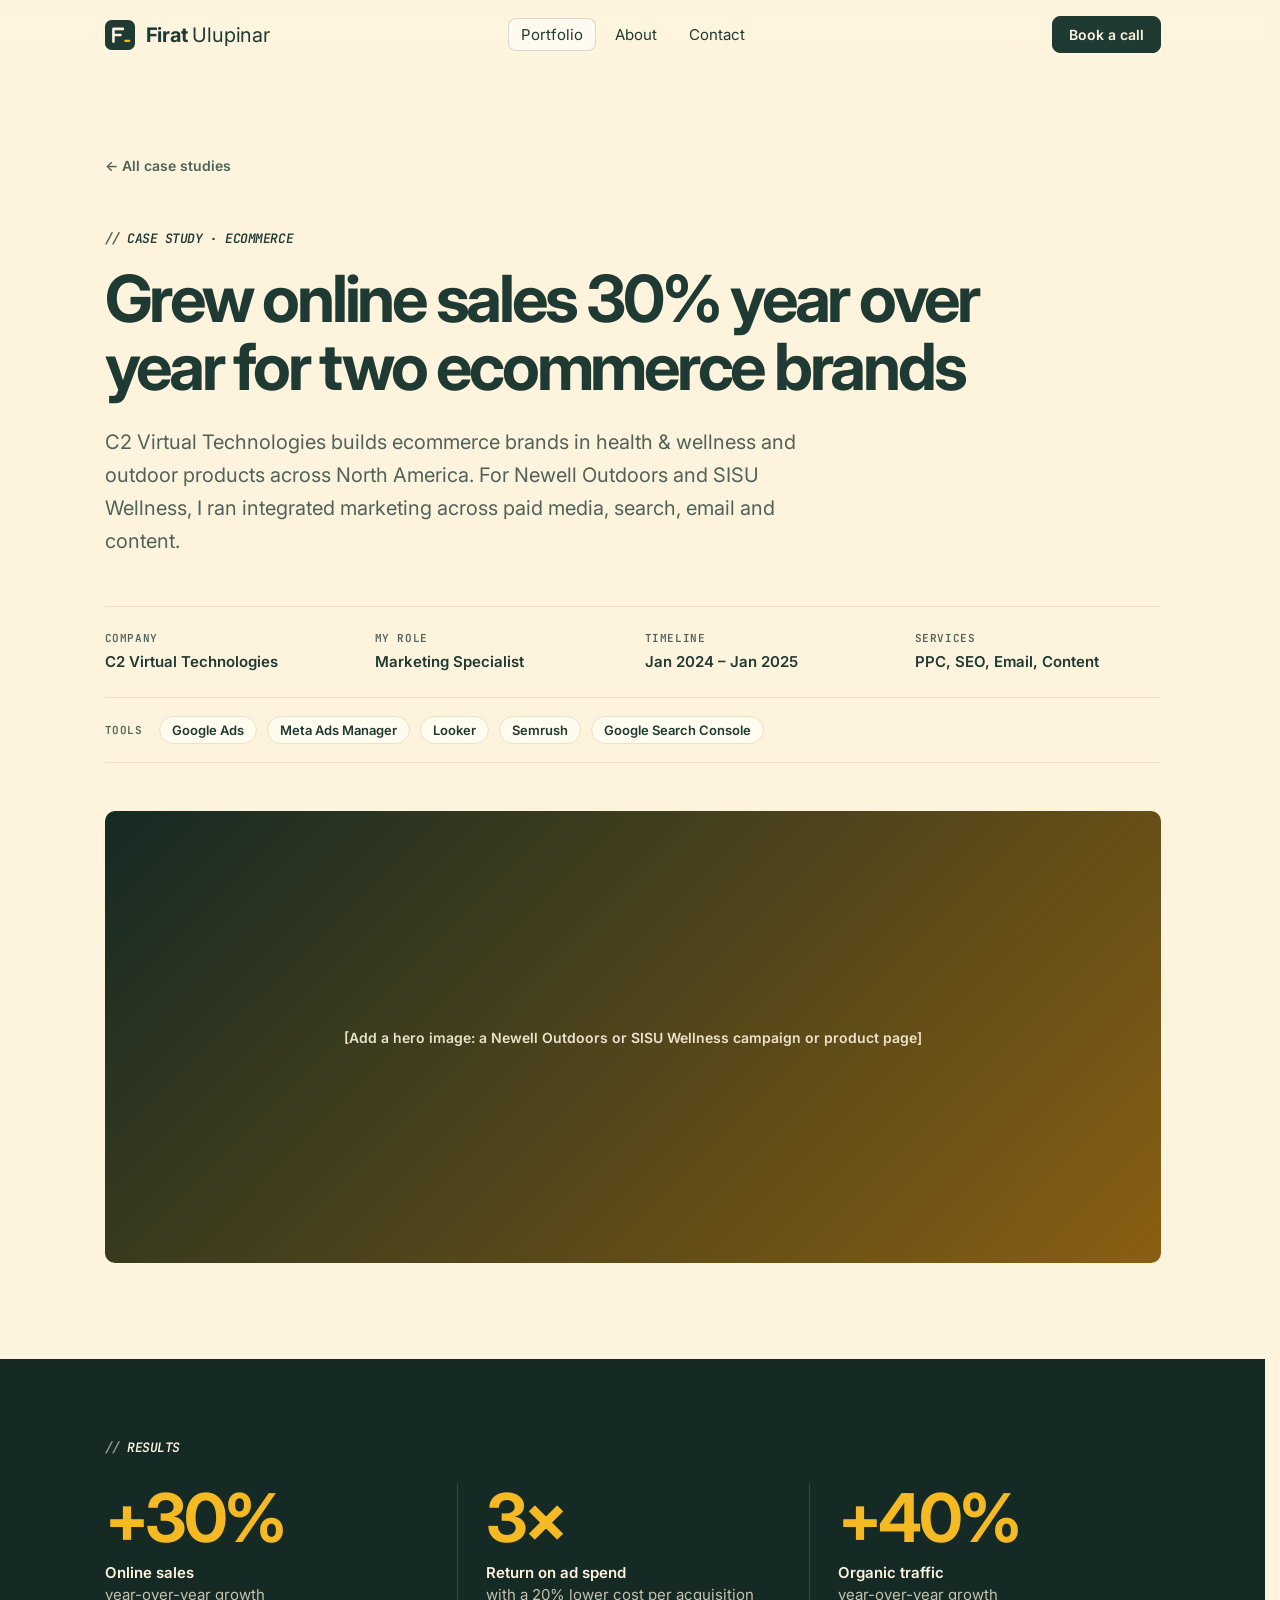
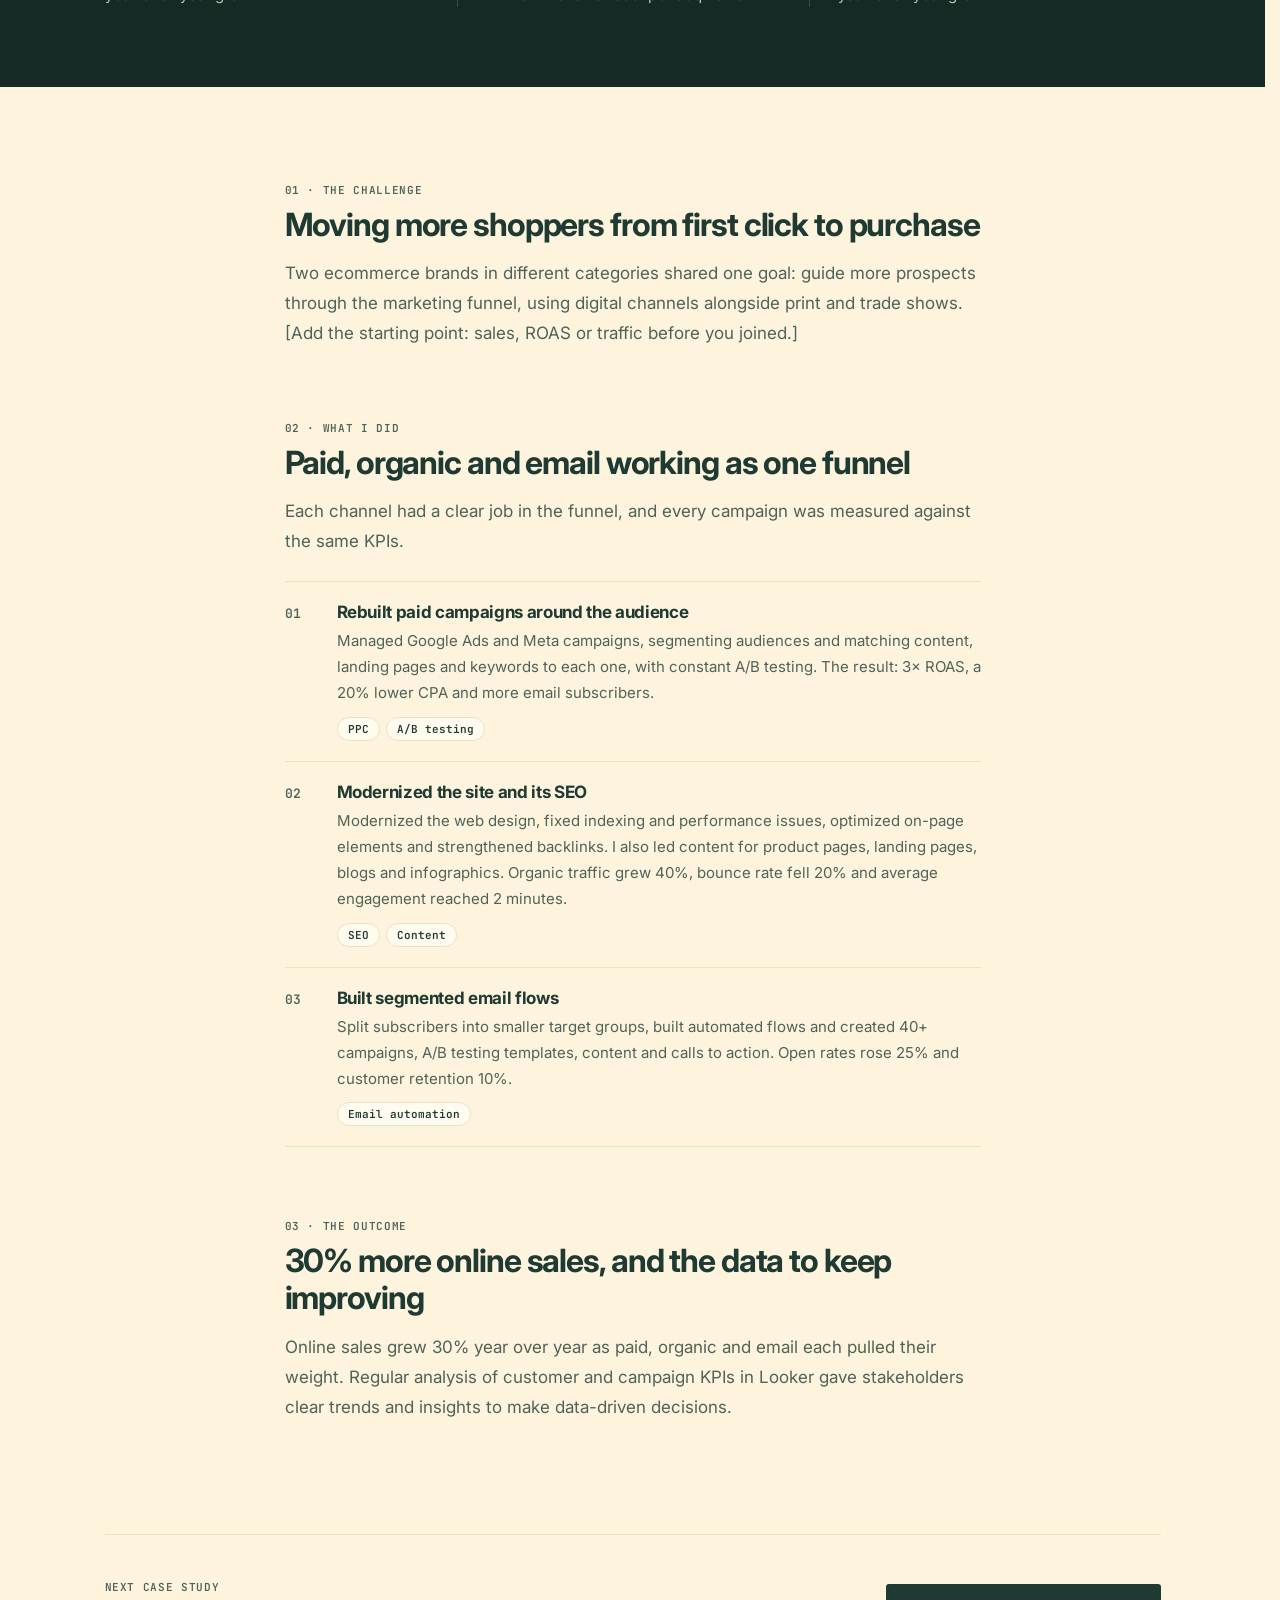
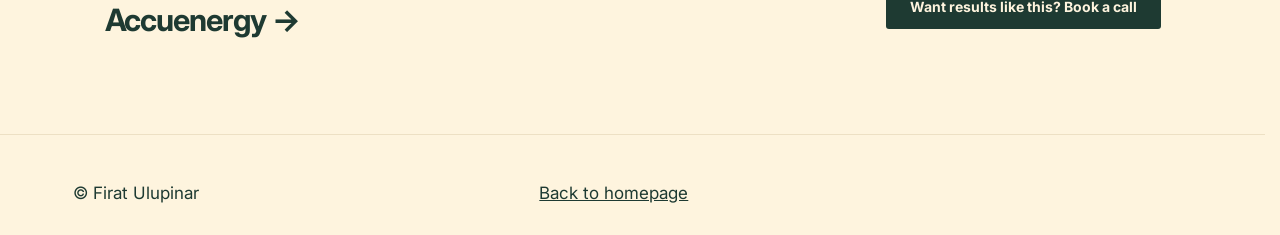
<file: case-studies/c2-virtual-technologies.html>
<!DOCTYPE html>
<html lang="en">
<head>
<meta charset="UTF-8">
<meta name="viewport" content="width=device-width, initial-scale=1.0">
<title>C2 Virtual Technologies Case Study: +30% Online Sales | Firat Ulupinar</title>
<meta name="description" content="How Firat Ulupinar grew online sales 30% for Newell Outdoors and SISU Wellness with paid media, SEO and email: 3x ROAS and 40% more organic traffic.">
<!-- Proofread, then change to index, follow and add this page to sitemap.xml. -->
<meta name="robots" content="noindex, follow">
<meta name="theme-color" content="#152A24">
<link rel="canonical" href="https://www.firatulupinar.com/case-studies/c2-virtual-technologies.html">
<link rel="icon" href="../favicon.svg" type="image/svg+xml">
<link rel="preconnect" href="https://fonts.googleapis.com">
<link rel="preconnect" href="https://fonts.gstatic.com" crossorigin>
<link href="https://fonts.googleapis.com/css2?family=Inter:wght@400;500;600;700&family=JetBrains+Mono:ital,wght@0,600;1,600&display=swap" rel="stylesheet">
<link rel="stylesheet" href="../pages.css">
</head>
<body>
<header>
  <div class="nav-inner">
    <div class="wordmark-group">
      <a class="brand" aria-label="Firat Ulupinar, home" href="../index.html"><svg class="logo" viewBox="0 0 32 32" fill="none" aria-hidden="true"><rect class="logo-box" x="0" y="0" width="32" height="32" rx="7"></rect><path class="logo-letter" d="M9 23V9.5h10M9 16h7.5" stroke-width="2.8" stroke-linecap="round" stroke-linejoin="round"></path><rect class="blink" x="20.5" y="21" width="6.5" height="2.4" rx="1.2"></rect></svg><span class="bt"><b>Firat</b> <span class="bt-last">Ulupinar</span></span></a>
    </div>
    <nav aria-label="Primary">
      <ul>
        <li><a href="../portfolio.html" aria-current="true">Portfolio</a></li>
        <li><a href="../about.html">About</a></li>
        <li><a href="../contact.html">Contact</a></li>
      </ul>
    </nav>
    <a class="nav-cta" href="../contact.html">Book a call</a>
  </div>
</header>

<main>
  <article>
    <div class="cs">
      <a class="cs-back" href="../portfolio.html">&larr; All case studies</a>
      <div class="cs-head">
        <span class="page-label"><span>//</span> CASE STUDY &middot; ECOMMERCE</span>
        <h1>Grew online sales 30% year over year for two ecommerce brands</h1>
        <p class="lede">C2 Virtual Technologies builds ecommerce brands in health &amp; wellness and outdoor products across North America. For Newell Outdoors and SISU Wellness, I ran integrated marketing across paid media, search, email and content.</p>
      </div>

      <dl class="cs-facts">
        <div><dt>Company</dt><dd>C2 Virtual Technologies</dd></div>
        <div><dt>My role</dt><dd>Marketing Specialist</dd></div>
        <div><dt>Timeline</dt><dd>Jan 2024 &ndash; Jan 2025</dd></div>
        <div><dt>Services</dt><dd>PPC, SEO, Email, Content</dd></div>
      </dl>
      <div class="cs-tools">
        <span class="cs-label">Tools</span>
        <ul aria-label="Tools used"><li>Google Ads</li><li>Meta Ads Manager</li><li>Looker</li><li>Semrush</li><li>Google Search Console</li></ul>
      </div>

      <div class="cs-hero">[Add a hero image: a Newell Outdoors or SISU Wellness campaign or product page]</div>
    </div>

    <section class="cs-results" aria-labelledby="results-heading">
      <div class="cs-results-inner">
        <h2 class="page-label" id="results-heading"><span>//</span> RESULTS</h2>
        <dl class="cs-metrics">
          <div><dt><strong>Online sales</strong>year-over-year growth</dt><dd>+30%</dd></div>
          <div><dt><strong>Return on ad spend</strong>with a 20% lower cost per acquisition</dt><dd>3&times;</dd></div>
          <div><dt><strong>Organic traffic</strong>year-over-year growth</dt><dd>+40%</dd></div>
        </dl>
      </div>
    </section>

    <div class="cs-body">
      <section class="cs-step" aria-labelledby="challenge-heading">
        <span class="cs-label">01 &middot; The challenge</span>
        <h2 id="challenge-heading">Moving more shoppers from first click to purchase</h2>
        <p>Two ecommerce brands in different categories shared one goal: guide more prospects through the marketing funnel, using digital channels alongside print and trade shows. [Add the starting point: sales, ROAS or traffic before you joined.]</p>
      </section>

      <section class="cs-step" aria-labelledby="approach-heading">
        <span class="cs-label">02 &middot; What I did</span>
        <h2 id="approach-heading">Paid, organic and email working as one funnel</h2>
        <p>Each channel had a clear job in the funnel, and every campaign was measured against the same KPIs.</p>
        <ol class="cs-actions">
          <li><div>
            <h3>Rebuilt paid campaigns around the audience</h3>
            <p>Managed Google Ads and Meta campaigns, segmenting audiences and matching content, landing pages and keywords to each one, with constant A/B testing. The result: 3&times; ROAS, a 20% lower CPA and more email subscribers.</p>
            <ul class="case-tags" aria-label="Skills used"><li>PPC</li><li>A/B testing</li></ul>
          </div></li>
          <li><div>
            <h3>Modernized the site and its SEO</h3>
            <p>Modernized the web design, fixed indexing and performance issues, optimized on-page elements and strengthened backlinks. I also led content for product pages, landing pages, blogs and infographics. Organic traffic grew 40%, bounce rate fell 20% and average engagement reached 2 minutes.</p>
            <ul class="case-tags" aria-label="Skills used"><li>SEO</li><li>Content</li></ul>
          </div></li>
          <li><div>
            <h3>Built segmented email flows</h3>
            <p>Split subscribers into smaller target groups, built automated flows and created 40+ campaigns, A/B testing templates, content and calls to action. Open rates rose 25% and customer retention 10%.</p>
            <ul class="case-tags" aria-label="Skills used"><li>Email automation</li></ul>
          </div></li>
        </ol>
      </section>

      <section class="cs-step" aria-labelledby="outcome-heading">
        <span class="cs-label">03 &middot; The outcome</span>
        <h2 id="outcome-heading">30% more online sales, and the data to keep improving</h2>
        <p>Online sales grew 30% year over year as paid, organic and email each pulled their weight. Regular analysis of customer and campaign KPIs in Looker gave stakeholders clear trends and insights to make data-driven decisions.</p>
      </section>
    </div>
  </article>

  <nav class="cs-next" aria-label="Next case study">
    <div class="cs-next-inner">
      <a class="cs-next-link" href="accuenergy.html"><span class="cs-label">Next case study</span><strong>Accuenergy &rarr;</strong></a>
      <a class="btn" href="../contact.html">Want results like this? Book a call</a>
    </div>
  </nav>
</main>
<footer><div class="footer-inner"><span>&copy; Firat Ulupinar</span><a href="../index.html">Back to homepage</a></div></footer>
</body>
</html>
</file>
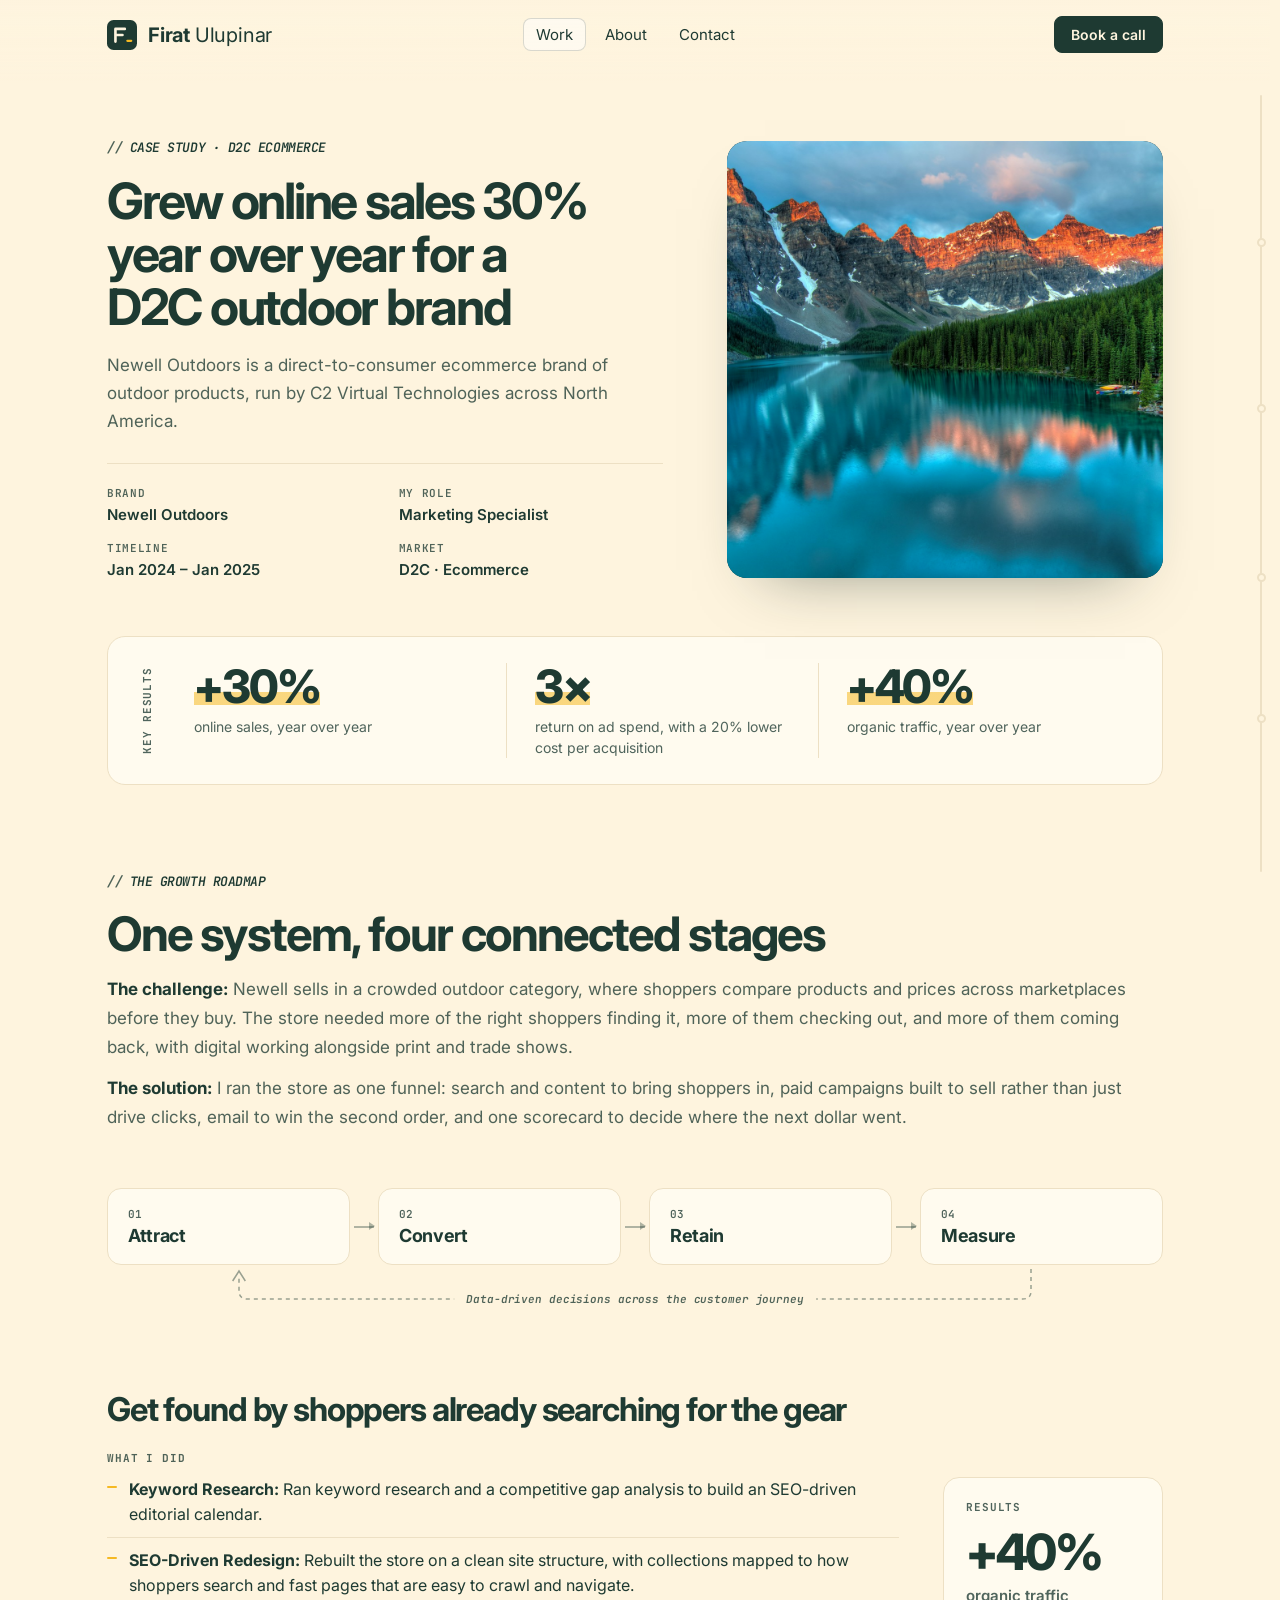
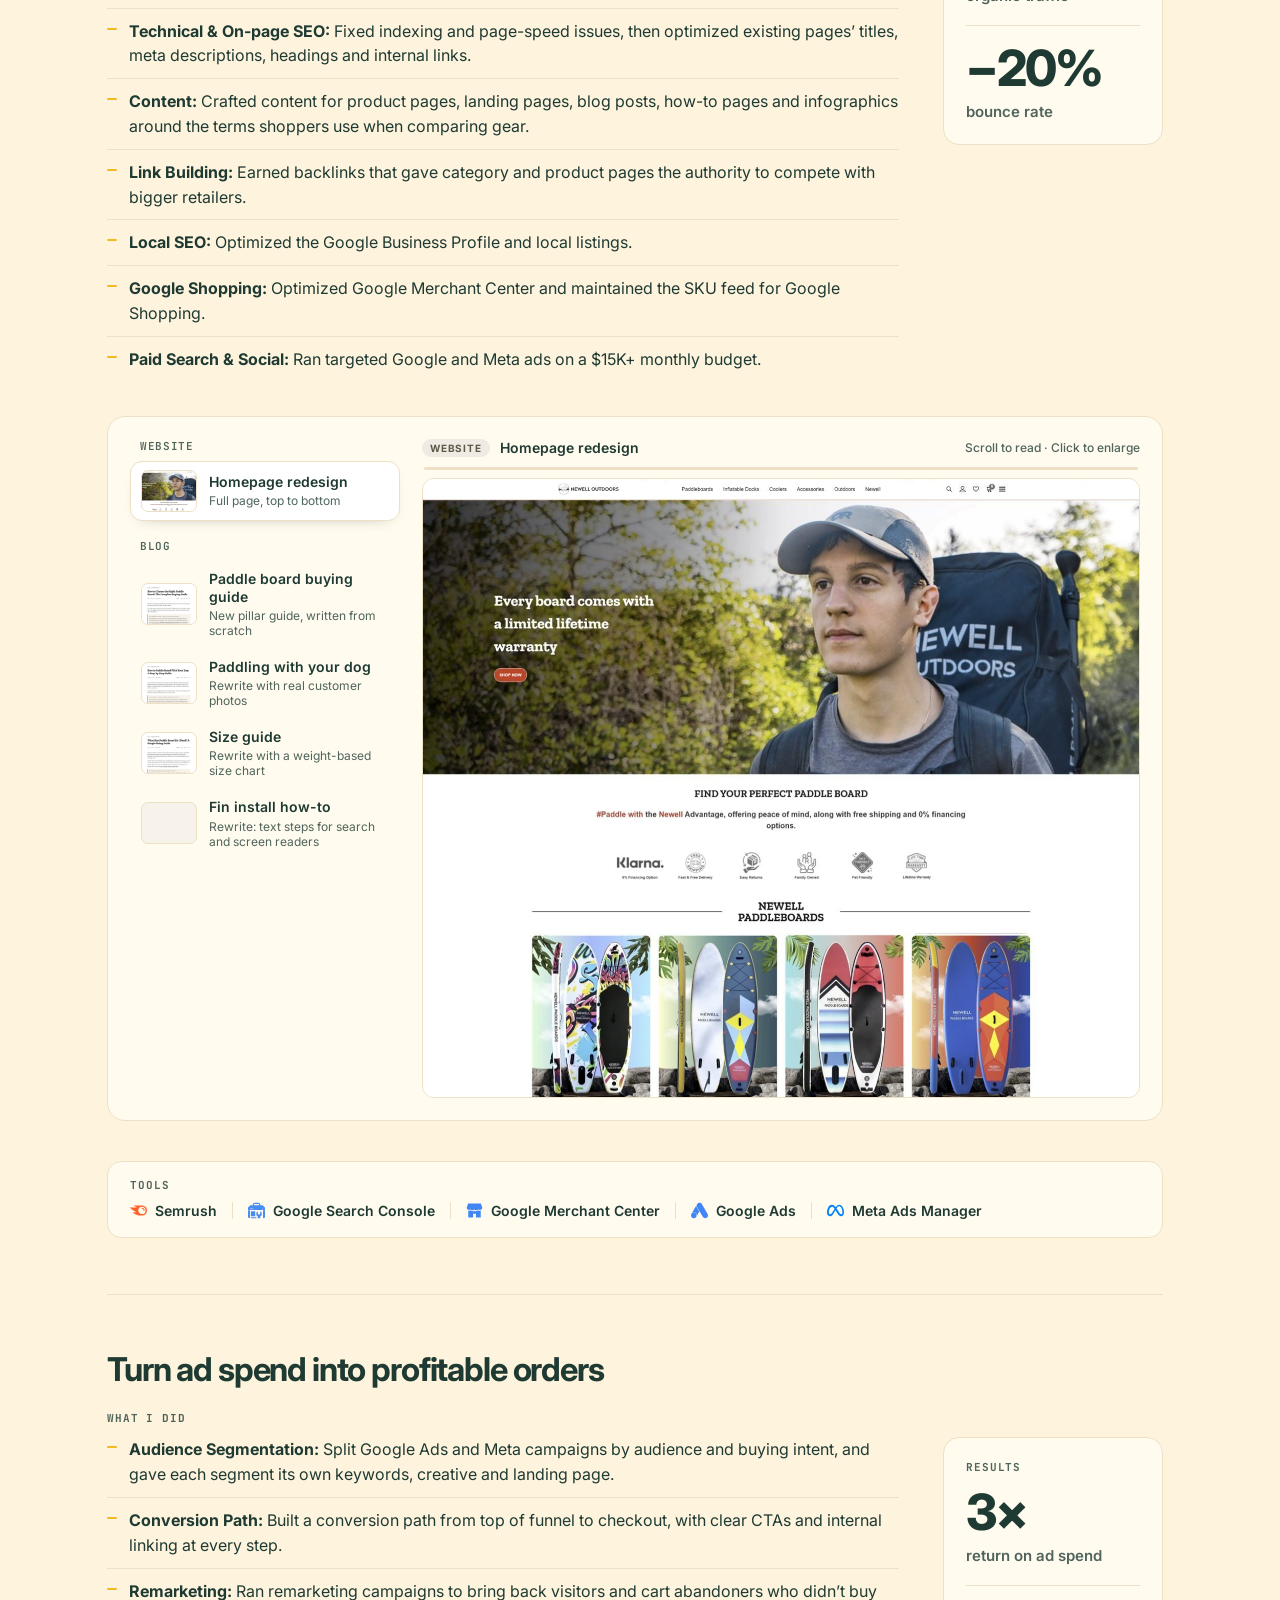
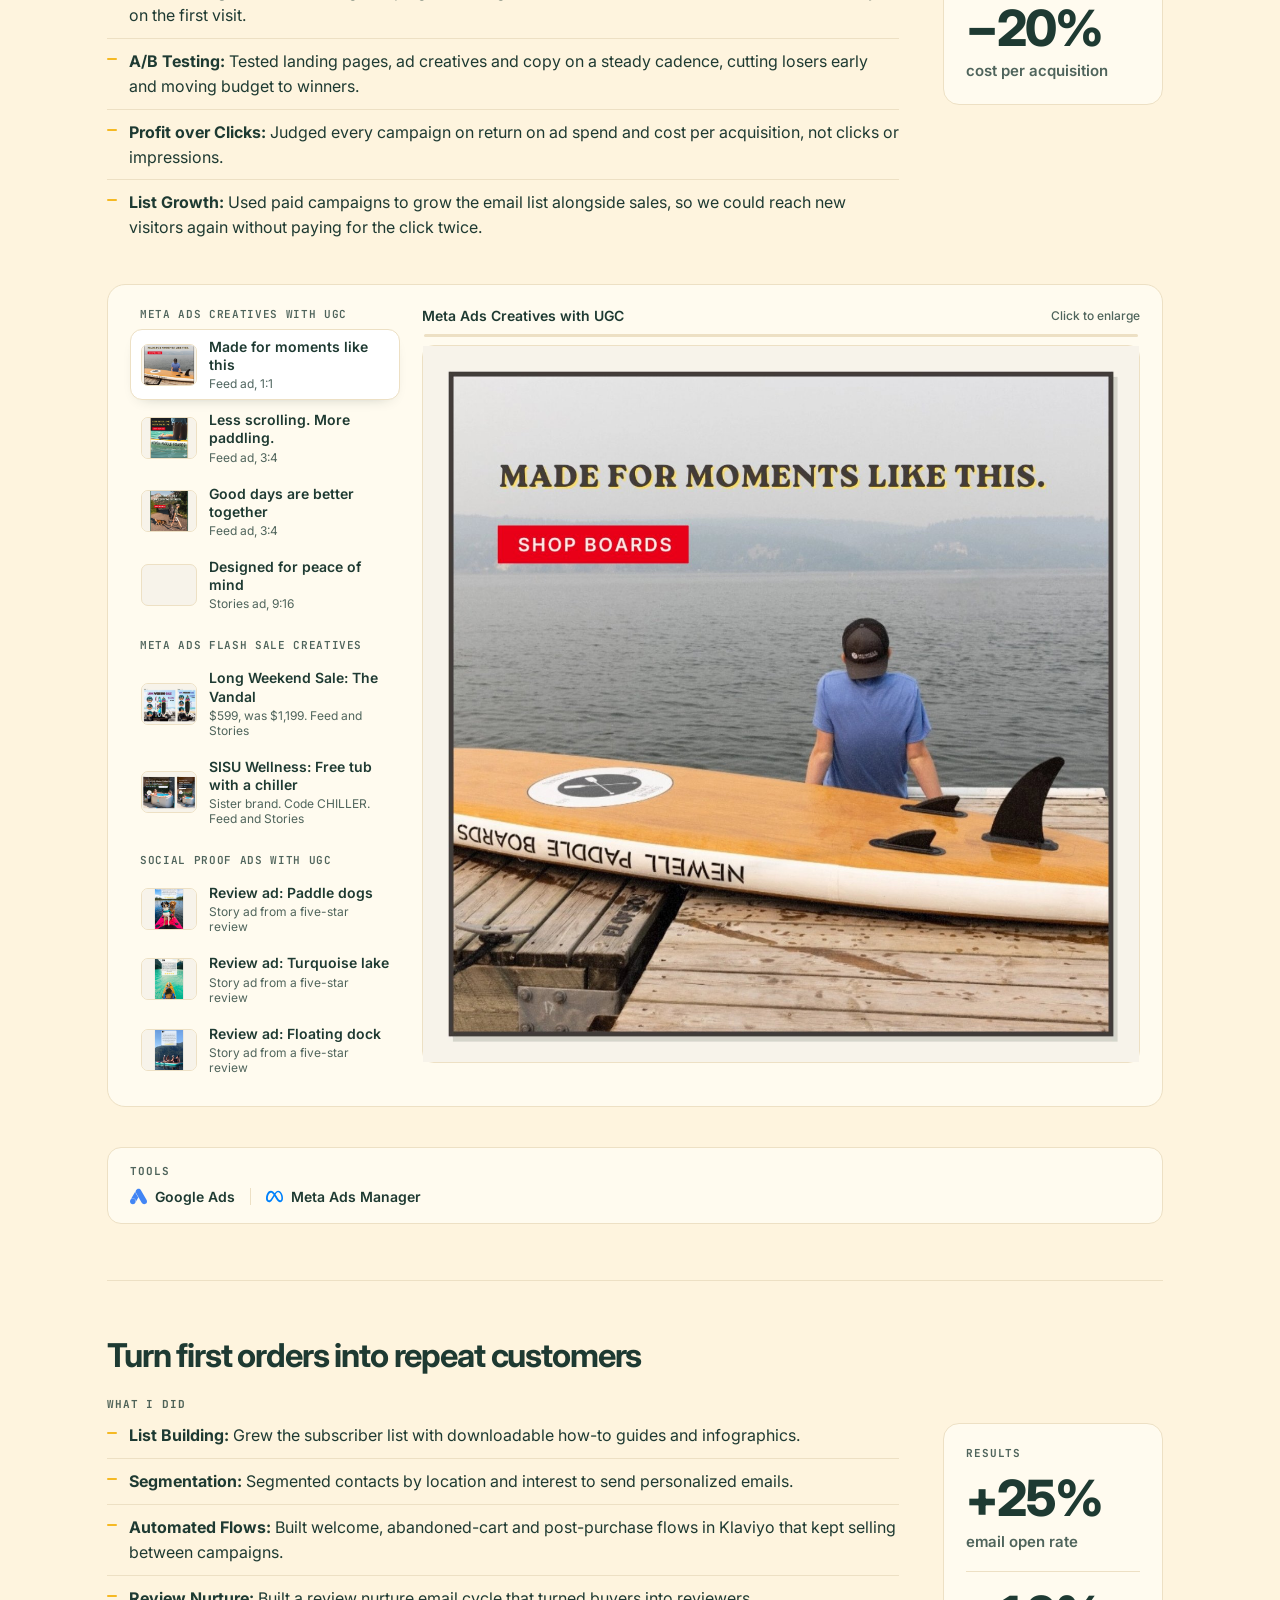
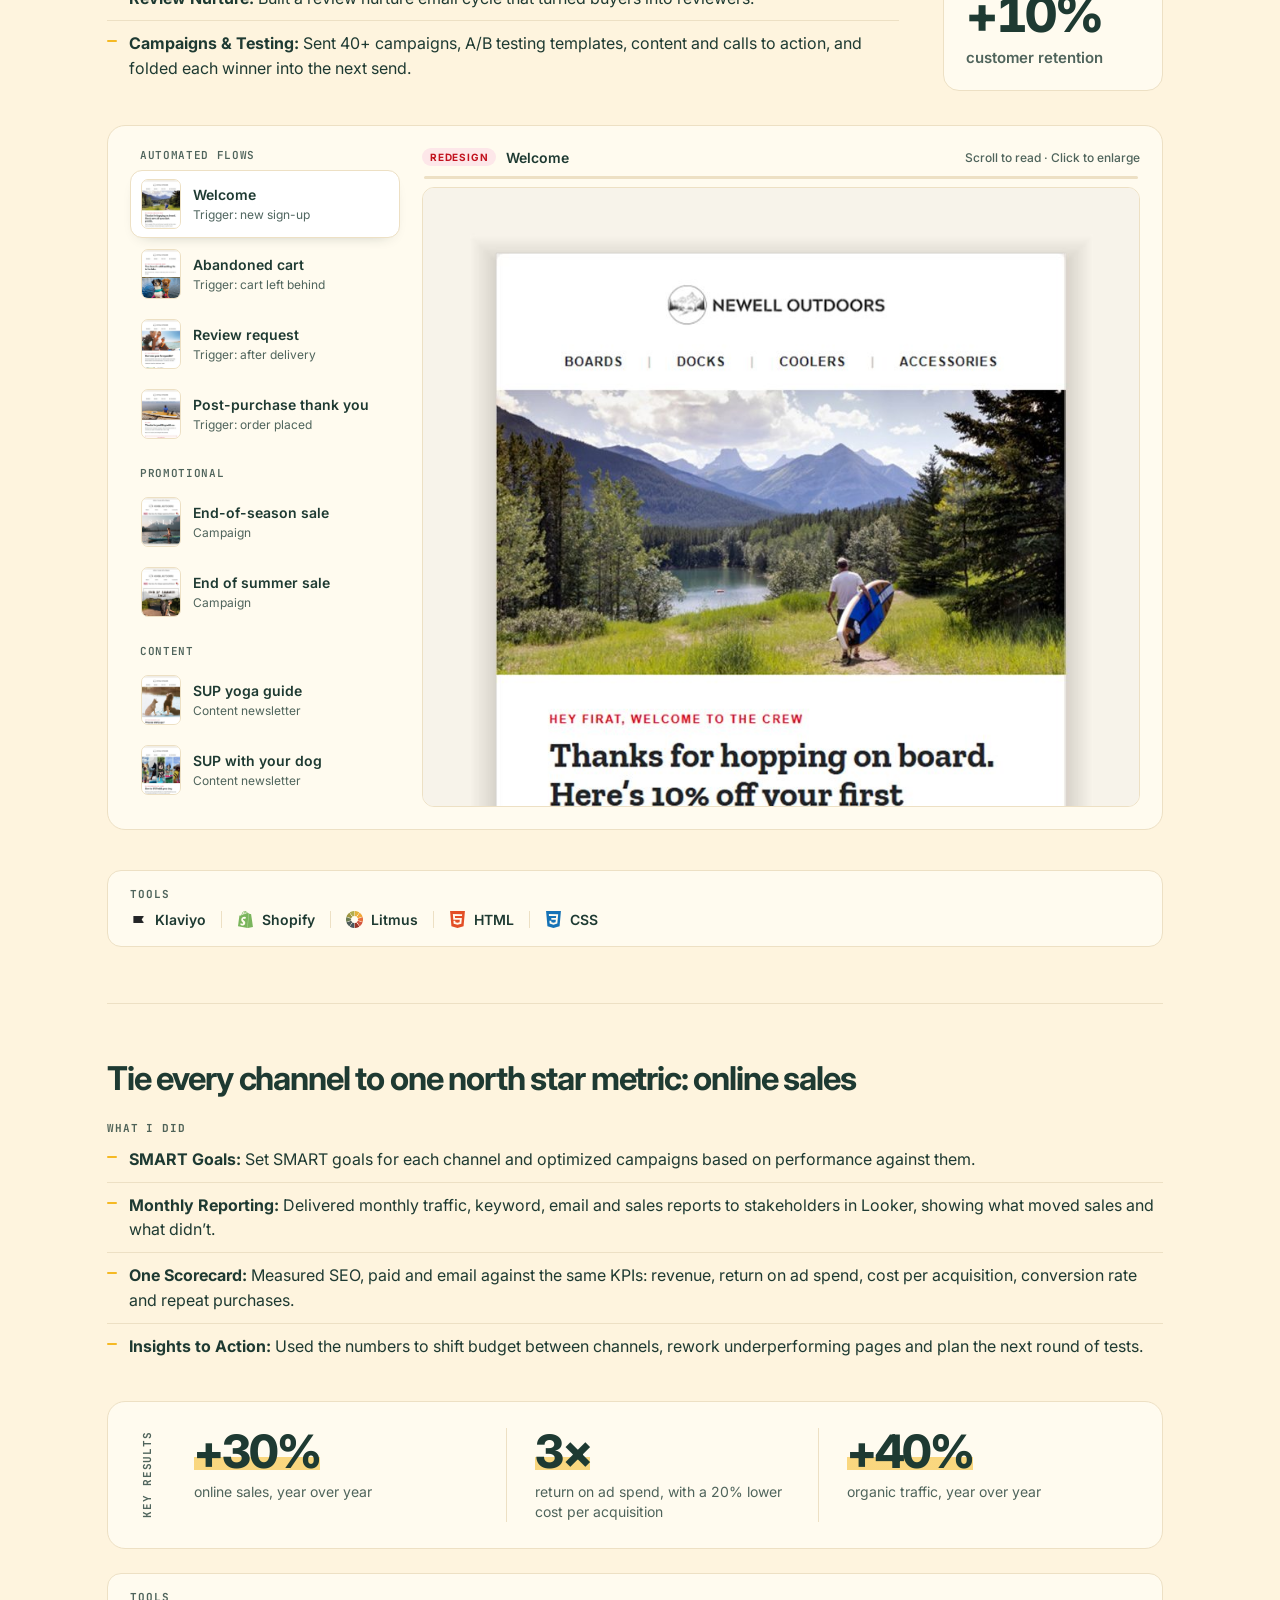
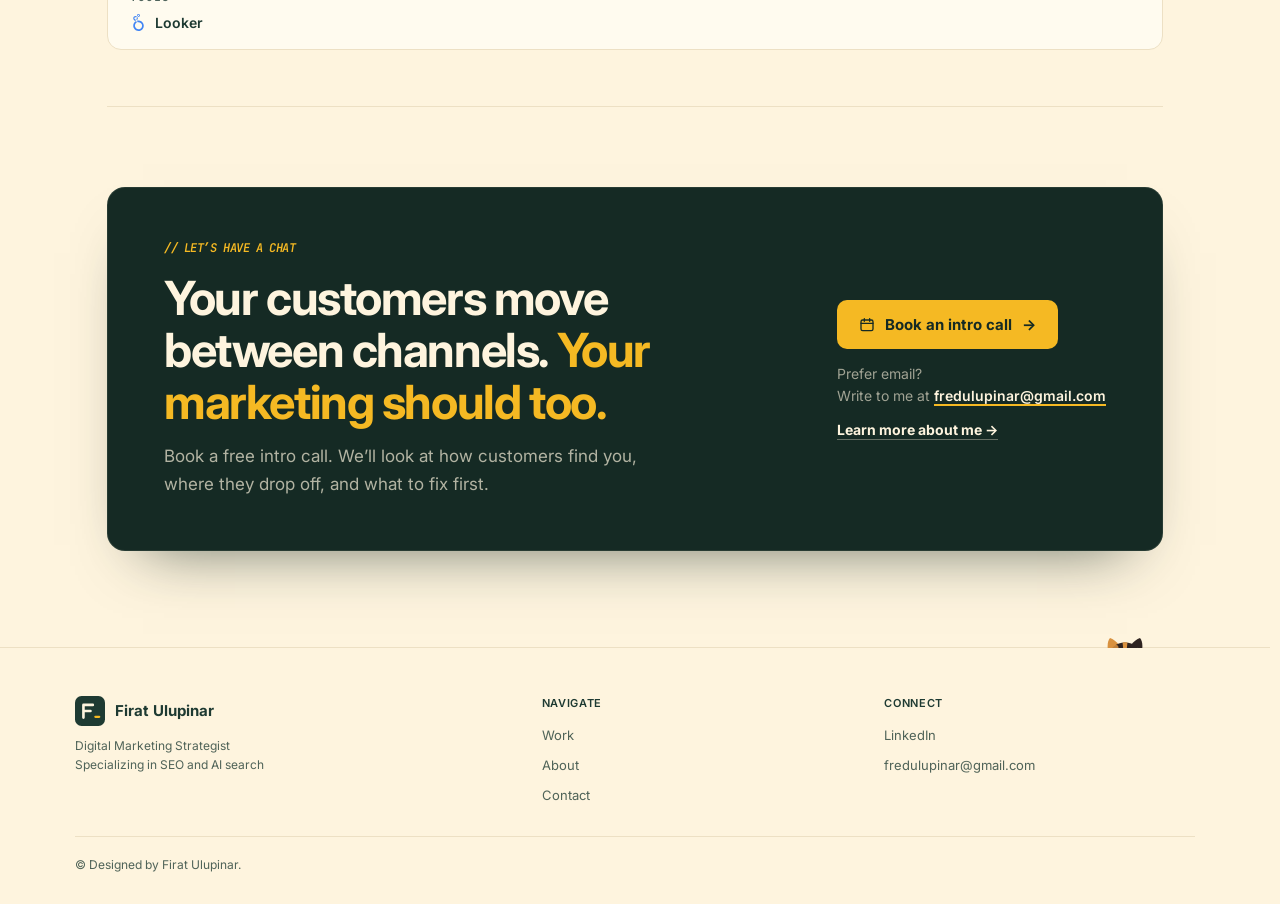
<file: case-studies/newell-outdoors-sisu-wellness.html>
<!DOCTYPE html>
<html lang="en">
<head>
<meta charset="UTF-8">
<meta name="viewport" content="width=device-width, initial-scale=1.0">
<title>Newell Outdoors Case Study: +30% Online Sales | Firat Ulupinar</title>
<meta name="description" content="How Firat Ulupinar grew online sales 30% for D2C outdoor brand Newell Outdoors with paid media, SEO and email: 3x ROAS and 40% more organic traffic.">
<!-- Proofread, then change to index, follow and add this page to sitemap.xml. -->
<meta name="robots" content="noindex, follow">
<meta name="theme-color" content="#152A24">
<link rel="canonical" href="https://www.firatulupinar.com/case-studies/newell-outdoors-sisu-wellness.html">
<link rel="icon" href="../favicon.svg" type="image/svg+xml">
<link rel="preconnect" href="https://fonts.googleapis.com">
<link rel="preconnect" href="https://fonts.gstatic.com" crossorigin>
<link href="https://fonts.googleapis.com/css2?family=Inter:wght@400;500;600;700&family=JetBrains+Mono:ital,wght@0,600;1,600&display=swap" rel="stylesheet">
<link rel="stylesheet" href="../pages.css?v=24">
<link rel="stylesheet" href="case-study.css?v=11">
</head>
<body>
<a class="skip-link" href="#main">Skip to content</a>
<header>
  <div class="nav-inner">
    <div class="wordmark-group">
      <a class="brand" aria-label="Firat Ulupinar, home" href="../index.html"><svg class="logo" viewBox="0 0 32 32" fill="none" aria-hidden="true"><rect class="logo-box" x="0" y="0" width="32" height="32" rx="7"></rect><path class="logo-letter" d="M9 23V9.5h10M9 16h7.5" stroke-width="2.8" stroke-linecap="round" stroke-linejoin="round"></path><rect class="blink" x="20.5" y="21" width="6.5" height="2.4" rx="1.2"></rect></svg><span class="bt"><b>Firat</b> <span class="bt-last">Ulupinar</span></span></a>
    </div>
    <nav aria-label="Primary">
      <ul>
        <li><a href="../portfolio.html" aria-current="true">Work</a></li>
        <li><a href="../about.html">About</a></li>
        <li><a href="../contact.html">Contact</a></li>
      </ul>
    </nav>
    <a class="nav-cta" href="../contact.html#book">Book a call</a>
  </div>
</header>

<main id="main" tabindex="-1">
  <article>
    <!-- INTRO: headline and story on the left, photo on the right; key results sit in one light strip below -->
    <div class="csx">
      <div class="csx-hero">
        <div class="csx-copy">
          <span class="page-label"><span>//</span> CASE STUDY &middot; D2C ECOMMERCE</span>
          <h1>Grew online sales 30% year over year for a D2C outdoor brand</h1>
          <p class="lede">Newell Outdoors is a direct-to-consumer ecommerce brand of outdoor products, run by C2 Virtual Technologies across North America.</p>
          <dl class="csx-facts">
            <div><dt>Brand</dt><dd>Newell Outdoors</dd></div>
            <div><dt>My role</dt><dd>Marketing Specialist</dd></div>
            <div><dt>Timeline</dt><dd>Jan 2024 &ndash; Jan 2025</dd></div>
            <div><dt>Market</dt><dd>D2C &middot; Ecommerce</dd></div>
          </dl>
        </div>
        <figure class="csx-photo"><img src="../images/work/newell.jpg" alt="Mountain lake at sunrise surrounded by forest" width="1600" height="1078" decoding="async"></figure>
      </div>

      <section class="csx-results" aria-labelledby="results-heading">
        <h2 class="csx-results-label" id="results-heading">Key results</h2>
        <dl>
          <div><dd class="is-key">+30%</dd><dt>online sales, year over year</dt></div>
          <div><dd class="is-key">3&times;</dd><dt>return on ad spend, with a 20% lower cost per acquisition</dt></div>
          <div><dd class="is-key">+40%</dd><dt>organic traffic, year over year</dt></div>
        </dl>
      </section>
    </div>

    <!-- GROWTH ROADMAP: four connected stages, each with what I did, results, work samples and tools.
         The stage rail beside the scrollbar (case-study.js) follows the reader. -->
    <section class="rm" aria-labelledby="rm-title">
      <div class="rm-head">
        <span class="page-label"><span>//</span> THE GROWTH ROADMAP</span>
        <h2 id="rm-title">One system, four connected stages</h2>
        <p><strong>The challenge:</strong> Newell sells in a crowded outdoor category, where shoppers compare products and prices across marketplaces before they buy. The store needed more of the right shoppers finding it, more of them checking out, and more of them coming back, with digital working alongside print and trade shows.</p>
        <p><strong>The solution:</strong> I ran the store as one funnel: search and content to bring shoppers in, paid campaigns built to sell rather than just drive clicks, email to win the second order, and one scorecard to decide where the next dollar went.</p>
      </div>
      <!-- SYSTEM MAP: the four stages at a glance, with the feedback loop from reporting back to the start -->
      <nav class="lp-map" aria-label="The four stages">
        <ol>
          <li><a href="#attract"><span class="lp-n">01</span><span class="lp-name">Attract</span></a></li>
          <li><a href="#convert"><span class="lp-n">02</span><span class="lp-name">Convert</span></a></li>
          <li><a href="#retain"><span class="lp-n">03</span><span class="lp-name">Retain</span></a></li>
          <li><a href="#measure"><span class="lp-n">04</span><span class="lp-name">Measure</span></a></li>
        </ol>
        <div class="lp-loop" aria-hidden="true">
          <svg viewBox="0 0 1000 40" preserveAspectRatio="none"><path d="M875 0 V22 Q875 30 867 30 H133 Q125 30 125 22 V6" fill="none" stroke="currentColor" stroke-width="1.5" stroke-dasharray="4 4" vector-effect="non-scaling-stroke"/><path d="M119 12 L125 2 L131 12" fill="none" stroke="currentColor" stroke-width="1.5" vector-effect="non-scaling-stroke"/></svg>
          <span>Data-driven decisions across the customer journey</span>
        </div>
      </nav>

      <div class="rm-grid rm-grid-full">
        <div class="rm-stages">
          <section class="rm-stage" id="attract" aria-labelledby="attract-title">
            <h3 id="attract-title">Get found by shoppers already searching for the gear</h3>
            <div class="rm-body rm-body-result-aligned">
              <div class="rm-stage-meta">
              </div>
              <div class="rm-stage-actions">
                <p class="rm-sub">What I did</p>
                <ul class="rm-do">
                  <li><strong>Keyword Research:</strong> Ran keyword research and a competitive gap analysis to build an SEO-driven editorial calendar.</li>
                  <li><strong>SEO-Driven Redesign:</strong> Rebuilt the store on a clean site structure, with collections mapped to how shoppers search and fast pages that are easy to crawl and navigate.</li>
                  <li><strong>Technical &amp; On-page SEO:</strong> Fixed indexing and page-speed issues, then optimized existing pages&rsquo; titles, meta descriptions, headings and internal links.</li>
                  <li><strong>Content:</strong> Crafted content for product pages, landing pages, blog posts, how-to pages and infographics around the terms shoppers use when comparing gear.</li>
                  <li><strong>Link Building:</strong> Earned backlinks that gave category and product pages the authority to compete with bigger retailers.</li>
                  <li><strong>Local SEO:</strong> Optimized the Google Business Profile and local listings.</li>
                  <li><strong>Google Shopping:</strong> Optimized Google Merchant Center and maintained the SKU feed for Google Shopping.</li>
                  <li><strong>Paid Search &amp; Social:</strong> Ran targeted Google and Meta ads on a $15K+ monthly budget.</li>
                </ul>
              </div>
              <aside class="rm-result rm-result-combined" aria-labelledby="attract-results-title">
                <span class="rm-sub" id="attract-results-title">Results</span>
                <dl>
                  <div><dd>+40%</dd><dt>organic traffic</dt></div>
                  <div><dd>&minus;20%</dd><dt>bounce rate</dt></div>
                </dl>
              </aside>
            </div>
            <div class="ib ib--page" data-ib>
              <div class="ib-list" role="tablist" aria-label="Website and blog samples">
                <p class="ib-grp">Website</p>
                <button type="button" role="tab" class="ib-item" aria-selected="true" data-src="../images/cases/newell-home-redesign-full.jpg?v=7" data-alt="Redesigned Newell Outdoors homepage: a limited lifetime warranty hero, then Find your perfect paddle board with trust badges, the paddle board range, the all-in-one kit, collections, board construction, best sellers, the ambassador program, customer photos, reviews, the brand story and the latest blog posts" data-badge="Website"><span class="ib-th"><img src="../images/cases/newell-home-redesign.jpg?v=6" alt="" loading="lazy" decoding="async"></span><span class="ib-tx"><b>Homepage redesign</b><span>Full page, top to bottom</span></span></button>
                <p class="ib-grp">Blog</p>
                <button type="button" role="tab" class="ib-item" aria-selected="false" data-src="../images/cases/newell-blog-buying-guide-full.jpg?v=5" data-alt="Concept Newell blog article How to Choose the Right Paddle Board: The Complete Buying Guide. It opens with a key takeaways box and a contents list, then covers board types with a to-scale illustration, inflatable versus hard, size, weight capacity with a worked example, hull shapes, features, budget, what comes in the box with a Newell kit panel, safety rules for Canada, common mistakes, a buying checklist and an FAQ. It ends with a Which Newell board fits you table, a call to action, share buttons, related articles and a 10 percent welcome signup" data-badge="Concept"><span class="ib-th"><img src="../images/cases/newell-blog-buying-guide.jpg?v=5" alt="" loading="lazy" decoding="async"></span><span class="ib-tx"><b>Paddle board buying guide</b><span>New pillar guide, written from scratch</span></span></button>
                <button type="button" role="tab" class="ib-item" aria-selected="false" data-src="../images/cases/newell-blog-dog-rewrite-full.jpg?v=2" data-alt="Rewritten Newell blog article How to Paddle Board With Your Dog: A Step-by-Step Guide. It opens with a key takeaways box and a contents list, then covers whether paddling suits your dog, gear, board size by dog size with a worked example, land training, the first time on the water with a where-your-dog-should-sit illustration, getting your dog back on the board, safety, aftercare, common mistakes, a checklist and an FAQ, illustrated with real Newell customer photos of dogs on Newell boards. It ends with a board table, a call to action, share buttons, related articles and a 10 percent welcome signup" data-badge="Redesign"><span class="ib-th"><img src="../images/cases/newell-blog-dog-rewrite.jpg?v=2" alt="" loading="lazy" decoding="async"></span><span class="ib-tx"><b>Paddling with your dog</b><span>Rewrite with real customer photos</span></span></button>
                <button type="button" role="tab" class="ib-item" aria-selected="false" data-src="../images/cases/newell-blog-size-rewrite-full.jpg?v=6" data-alt="Rewritten Newell blog article What Size Paddle Board Do I Need? A Simple Sizing Guide. It opens with a key takeaways box and a contents list, then a size chart by total weight, a width and stability table, sizing by activity (all-around, yoga, dogs, kids, touring and surfing) with real Newell photos, what each measurement does with a labelled board diagram, common sizing mistakes and an FAQ. It ends with a Which Newell board fits you table, a call to action, share buttons, related articles and a 10 percent welcome signup" data-badge="Redesign"><span class="ib-th"><img src="../images/cases/newell-blog-size-rewrite.jpg?v=6" alt="" loading="lazy" decoding="async"></span><span class="ib-tx"><b>Size guide</b><span>Rewrite with a weight-based size chart</span></span></button>
                <button type="button" role="tab" class="ib-item" aria-selected="false" data-src="../images/cases/newell-blog-fin-rewrite-full.jpg?v=3" data-alt="Rewritten Newell how-to article How to Install a Paddle Board Center Fin in 6 Steps. It opens with a key takeaways box and a contents list, then a before-you-start check of which fin system your board uses, six step cards that pair each instruction with its drawing, where to set the fin, how to remove it, troubleshooting and an FAQ. It ends with a call to action for fins and parts, share buttons, related articles and a 10 percent welcome signup" data-badge="Redesign"><span class="ib-th"><img src="../images/cases/newell-blog-fin-rewrite.jpg?v=3" alt="" loading="lazy" decoding="async"></span><span class="ib-tx"><b>Fin install how-to</b><span>Rewrite: text steps for search and screen readers</span></span></button>
              </div>
              <div class="ib-view">
                <p class="ib-bar"><span class="ib-badge" data-b="Website">Website</span><span class="ib-title">Homepage redesign</span><span class="ib-hint">Scroll to read</span></p>
                <div class="ib-pane" role="tabpanel" tabindex="0"><img src="../images/cases/newell-home-redesign-full.jpg?v=7" alt="Redesigned Newell Outdoors homepage: a limited lifetime warranty hero, then Find your perfect paddle board with trust badges, the paddle board range, the all-in-one kit, collections, board construction, best sellers, the ambassador program, customer photos, reviews, the brand story and the latest blog posts" decoding="async"></div>
              </div>
            </div>
            <div class="st-tools">
              <p class="rm-sub">Tools</p>
              <ul><li><span class="rm-logo" style="--logo:url(../images/tools/semrush.svg);--brand:#FF642D" aria-hidden="true"></span>Semrush</li><li><span class="rm-logo" style="--logo:url(../images/tools/googlesearchconsole.svg);--brand:#458CF5" aria-hidden="true"></span>Google Search Console</li><li><span class="rm-logo" style="--logo:url(../images/tools/merchantcenter.svg);--brand:#4285F4" aria-hidden="true"></span>Google Merchant Center</li><li><span class="rm-logo" style="--logo:url(../images/tools/googleads.svg);--brand:#4285F4" aria-hidden="true"></span>Google Ads</li><li><span class="rm-logo" style="--logo:url(../images/tools/meta.svg);--brand:#0081FB" aria-hidden="true"></span>Meta Ads Manager</li></ul>
            </div>
          </section>

          <section class="rm-stage" id="convert" aria-labelledby="convert-title">
            <h3 id="convert-title">Turn ad spend into profitable orders</h3>
            <div class="rm-body rm-body-result-aligned">
              <div class="rm-stage-meta">
              </div>
              <div class="rm-stage-actions">
                <p class="rm-sub">What I did</p>
                <ul class="rm-do">
                  <li><strong>Audience Segmentation:</strong> Split Google Ads and Meta campaigns by audience and buying intent, and gave each segment its own keywords, creative and landing page.</li>
                  <li><strong>Conversion Path:</strong> Built a conversion path from top of funnel to checkout, with clear CTAs and internal linking at every step.</li>
                  <li><strong>Remarketing:</strong> Ran remarketing campaigns to bring back visitors and cart abandoners who didn&rsquo;t buy on the first visit.</li>
                  <li><strong>A/B Testing:</strong> Tested landing pages, ad creatives and copy on a steady cadence, cutting losers early and moving budget to winners.</li>
                  <li><strong>Profit over Clicks:</strong> Judged every campaign on return on ad spend and cost per acquisition, not clicks or impressions.</li>
                  <li><strong>List Growth:</strong> Used paid campaigns to grow the email list alongside sales, so we could reach new visitors again without paying for the click twice.</li>
                </ul>
              </div>
              <aside class="rm-result rm-result-combined" aria-labelledby="convert-results-title">
                <span class="rm-sub" id="convert-results-title">Results</span>
                <dl>
                  <div><dd>3&times;</dd><dt>return on ad spend</dt></div>
                  <div><dd>&minus;20%</dd><dt>cost per acquisition</dt></div>
                </dl>
              </aside>
            </div>
            <div class="ib ib--fit" data-ib>
              <div class="ib-list" role="tablist" aria-label="Ad samples">
                <p class="ib-grp">Meta ads creatives with UGC</p>
                <button type="button" role="tab" class="ib-item" aria-selected="true" data-src="../images/cases/newell-ad-brand-moments.jpg?v=1" data-title="Meta Ads Creatives with UGC" data-alt="Square feed ad: a paddler sits on a dock looking out at a misty lake beside a wood-grain board printed Newell Paddle Boards, with the headline Made for moments like this and a red Shop boards button" data-badge=""><span class="ib-th"><img src="../images/cases/newell-ad-brand-moments.jpg?v=1" alt="" loading="lazy" decoding="async"></span><span class="ib-tx"><b>Made for moments like this</b><span>Feed ad, 1:1</span></span></button>
                <button type="button" role="tab" class="ib-item" aria-selected="false" data-src="../images/cases/newell-ad-brand-scrolling.jpg?v=1" data-title="Meta Ads Creatives with UGC" data-alt="3:4 feed ad: a close-up of a kneeling paddler on a board printed Newell Paddle Boards over turquoise water, with the headline Less scrolling. More paddling. and a red Shop boards button" data-badge=""><span class="ib-th"><img src="../images/cases/newell-ad-brand-scrolling.jpg?v=1" alt="" loading="lazy" decoding="async"></span><span class="ib-tx"><b>Less scrolling. More paddling.</b><span>Feed ad, 3:4</span></span></button>
                <button type="button" role="tab" class="ib-item" aria-selected="false" data-src="../images/cases/newell-ad-brand-together.jpg?v=1" data-title="Meta Ads Creatives with UGC" data-alt="3:4 feed ad: a hiker walks a gravel trail toward a mountain lake carrying a packed paddle board and pump, his dog beside him, with the headline Good days are better together and a red Shop boards button" data-badge=""><span class="ib-th"><img src="../images/cases/newell-ad-brand-together.jpg?v=1" alt="" loading="lazy" decoding="async"></span><span class="ib-tx"><b>Good days are better together</b><span>Feed ad, 3:4</span></span></button>
                <button type="button" role="tab" class="ib-item" aria-selected="false" data-src="../images/cases/newell-ad-brand-peace.jpg?v=1" data-title="Meta Ads Creatives with UGC" data-alt="9:16 Stories ad: a paddler carries his board to a turquoise mountain lake, with the headline Designed for peace of mind, a list of the limited lifetime warranty, ultra-durable construction and full set of accessories, and a red Shop boards button" data-badge=""><span class="ib-th"><img src="../images/cases/newell-ad-brand-peace.jpg?v=1" alt="" loading="lazy" decoding="async"></span><span class="ib-tx"><b>Designed for peace of mind</b><span>Stories ad, 9:16</span></span></button>
                <p class="ib-grp">Meta Ads Flash Sale Creatives</p>
                <button type="button" role="tab" class="ib-item" aria-selected="false" data-src="../images/cases/newell-ad-flash-vandal-full.jpg?v=1" data-title="Meta Ads Flash Sale Creatives" data-alt="Long Weekend Sale ad for The Vandal paddle board in a square feed and a 9:16 Stories size: the board on a rock plinth by the beach, priced $599, down from $1,199, with badges for the lifetime warranty, an included kayak seat and the included backpack, pump and paddle, and a tag reading limited time offer while stocks last" data-badge=""><span class="ib-th"><img src="../images/cases/newell-ad-flash-vandal.jpg?v=1" alt="" loading="lazy" decoding="async"></span><span class="ib-tx"><b>Long Weekend Sale: The Vandal</b><span>$599, was $1,199. Feed and Stories</span></span></button>
                <button type="button" role="tab" class="ib-item" aria-selected="false" data-src="../images/cases/sisu-ad-chiller-full.jpg?v=1" data-title="Meta Ads Flash Sale Creatives" data-alt="SISU Wellness offer ad in a square feed size and a 9:16 Stories size: a smiling couple sits in a SISU cold plunge tub beside a SISU water chiller, with the offer buy a SISU Water Chiller Pro and get any cold plunge tub for free, code CHILLER, and a badge reading save up to $1,600" data-badge=""><span class="ib-th"><img src="../images/cases/sisu-ad-chiller.jpg?v=1" alt="" loading="lazy" decoding="async"></span><span class="ib-tx"><b>SISU Wellness: Free tub with a chiller</b><span>Sister brand. Code CHILLER. Feed and Stories</span></span></button>
                <p class="ib-grp">Social Proof Ads with UGC</p>
                <button type="button" role="tab" class="ib-item" aria-selected="false" data-src="../images/cases/newell-ad-review-dogs.jpg" data-title="Social Proof Ads with UGC" data-alt="Vertical 9:16 story ad pairing a five-star customer review of Newell with a real customer photo: Two dogs on a pink Newell paddle board on a lake" data-badge=""><span class="ib-th"><img src="../images/cases/newell-ad-review-dogs.jpg" alt="" loading="lazy" decoding="async"></span><span class="ib-tx"><b>Review ad: Paddle dogs</b><span>Story ad from a five-star review</span></span></button>
                <button type="button" role="tab" class="ib-item" aria-selected="false" data-src="../images/cases/newell-ad-review-lake.jpg" data-title="Social Proof Ads with UGC" data-alt="Vertical 9:16 story ad pairing a five-star customer review of Newell with a real customer photo: A paddler lying on a yellow Newell board on a turquoise mountain lake" data-badge=""><span class="ib-th"><img src="../images/cases/newell-ad-review-lake.jpg" alt="" loading="lazy" decoding="async"></span><span class="ib-tx"><b>Review ad: Turquoise lake</b><span>Story ad from a five-star review</span></span></button>
                <button type="button" role="tab" class="ib-item" aria-selected="false" data-src="../images/cases/newell-ad-review-dock.jpg" data-title="Social Proof Ads with UGC" data-alt="Vertical 9:16 story ad pairing a five-star customer review of Newell with a real customer photo: Friends relaxing on a Newell inflatable dock on a lake" data-badge=""><span class="ib-th"><img src="../images/cases/newell-ad-review-dock.jpg" alt="" loading="lazy" decoding="async"></span><span class="ib-tx"><b>Review ad: Floating dock</b><span>Story ad from a five-star review</span></span></button>
              </div>
              <div class="ib-view">
                <p class="ib-bar"><span class="ib-badge" data-b=""></span><span class="ib-title">Meta Ads Creatives with UGC</span></p>
                <div class="ib-pane" role="tabpanel" tabindex="0"><img src="../images/cases/newell-ad-brand-moments.jpg?v=1" alt="Square feed ad: a paddler sits on a dock looking out at a misty lake beside a wood-grain board printed Newell Paddle Boards, with the headline Made for moments like this and a red Shop boards button" decoding="async"></div>
              </div>
            </div>
            <div class="st-tools">
              <p class="rm-sub">Tools</p>
              <ul><li><span class="rm-logo" style="--logo:url(../images/tools/googleads.svg);--brand:#4285F4" aria-hidden="true"></span>Google Ads</li><li><span class="rm-logo" style="--logo:url(../images/tools/meta.svg);--brand:#0081FB" aria-hidden="true"></span>Meta Ads Manager</li></ul>
            </div>
          </section>

          <section class="rm-stage" id="retain" aria-labelledby="retain-title">
            <h3 id="retain-title">Turn first orders into repeat customers</h3>
            <div class="rm-body rm-body-result-aligned">
              <div class="rm-stage-meta">
              </div>
              <div class="rm-stage-actions">
                <p class="rm-sub">What I did</p>
                <ul class="rm-do">
                  <li><strong>List Building:</strong> Grew the subscriber list with downloadable how-to guides and infographics.</li>
                  <li><strong>Segmentation:</strong> Segmented contacts by location and interest to send personalized emails.</li>
                  <li><strong>Automated Flows:</strong> Built welcome, abandoned-cart and post-purchase flows in Klaviyo that kept selling between campaigns.</li>
                  <li><strong>Review Nurture:</strong> Built a review nurture email cycle that turned buyers into reviewers.</li>
                  <li><strong>Campaigns &amp; Testing:</strong> Sent 40+ campaigns, A/B testing templates, content and calls to action, and folded each winner into the next send.</li>
                </ul>
              </div>
              <aside class="rm-result rm-result-combined" aria-labelledby="retain-results-title">
                <span class="rm-sub" id="retain-results-title">Results</span>
                <dl>
                  <div><dd>+25%</dd><dt>email open rate</dt></div>
                  <div><dd>+10%</dd><dt>customer retention</dt></div>
                </dl>
              </aside>
            </div>
            <div class="ib" data-ib>
              <div class="ib-list" role="tablist" aria-label="Email samples">
                <p class="ib-grp">Automated flows</p>
                <button type="button" role="tab" class="ib-item" aria-selected="true" data-src="../images/cases/newell-email-welcome-full.jpg?v=23" data-alt="Redesigned Newell welcome email: the Newell Outdoors logo and menu, a lakeside hero photo, a personal Hey Firat, welcome to the crew label, the headline Thanks for hopping on board, here's 10% off your first paddle, a dashed welcome-code box, a Shop paddle boards button, a trust row and a two-by-two grid of best-selling boards" data-badge="Redesign"><span class="ib-th"><img src="../images/cases/newell-email-welcome-full.jpg?v=23" alt="" loading="lazy" decoding="async"></span><span class="ib-tx"><b>Welcome</b><span>Trigger: new sign-up</span></span></button>
                <button type="button" role="tab" class="ib-item" aria-selected="false" data-src="../images/cases/newell-email-abandoned-cart-full.jpg?v=23" data-alt="Redesigned Newell abandoned-cart email: the Newell logo and menu, a personal Hey Firat, you left something behind label, the headline Your board is still waiting. So is the lake, a photo of two dogs on a pink paddle board, the saved cart item with price, a 10% code box, a Finish my order button, a trust row, and links to shop paddleboards and docks" data-badge="Redesign"><span class="ib-th"><img src="../images/cases/newell-email-abandoned-cart-full.jpg?v=23" alt="" loading="lazy" decoding="async"></span><span class="ib-tx"><b>Abandoned cart</b><span>Trigger: cart left behind</span></span></button>
                <button type="button" role="tab" class="ib-item" aria-selected="false" data-src="../images/cases/newell-email-review-request-full.jpg?v=23" data-alt="Redesigned Newell review request email: the Newell logo and menu, a family on a paddle board, a personal Hey Firat, how did we do label, the headline How was your first paddle, the purchased kids board with tap-to-rate stars, a Leave a review button, and three accessories you might also like" data-badge="Redesign"><span class="ib-th"><img src="../images/cases/newell-email-review-request-full.jpg?v=23" alt="" loading="lazy" decoding="async"></span><span class="ib-tx"><b>Review request</b><span>Trigger: after delivery</span></span></button>
                <button type="button" role="tab" class="ib-item" aria-selected="false" data-src="../images/cases/newell-email-thank-you-full.jpg?v=23" data-alt="Redesigned Newell post-purchase email: the Newell logo and menu, a paddler on a dock beside a Newell board, a personal Hey Firat greeting, the headline Thanks for paddling with us, a surprise box offering the free Newell Paddleboarding Guide with a Read the guide button, and three products to complete the setup" data-badge="Redesign"><span class="ib-th"><img src="../images/cases/newell-email-thank-you-full.jpg?v=23" alt="" loading="lazy" decoding="async"></span><span class="ib-tx"><b>Post-purchase thank you</b><span>Trigger: order placed</span></span></button>
                <p class="ib-grp">Promotional</p>
                <button type="button" role="tab" class="ib-item" aria-selected="false" data-src="../images/cases/newell-email-end-of-season-full.jpg?v=15" data-alt="Newell end-of-season sale email: the original SALE hero over a paddler on a mountain lake and the BREEZE 10% code, followed by a refreshed lower half with a solid Shop best sellers button, three boards with original and sale prices, blog links and the footer" data-badge="Refreshed"><span class="ib-th"><img src="../images/cases/newell-email-end-of-season-full.jpg?v=15" alt="" loading="lazy" decoding="async"></span><span class="ib-tx"><b>End-of-season sale</b><span>Campaign</span></span></button>
                <button type="button" role="tab" class="ib-item" aria-selected="false" data-src="../images/cases/newell-email-end-of-summer-full.jpg?v=11" data-alt="Newell end of summer sale email: the original framed hero of a hiker and dog carrying a board with Last call for a final summer breeze, followed by a refreshed lower half with a short message, the BREEZE 10 percent code, a Shop the sale button, three boards with sale prices and blog links" data-badge="Refreshed"><span class="ib-th"><img src="../images/cases/newell-email-end-of-summer-full.jpg?v=11" alt="" loading="lazy" decoding="async"></span><span class="ib-tx"><b>End of summer sale</b><span>Campaign</span></span></button>
                <p class="ib-grp">Content</p>
                <button type="button" role="tab" class="ib-item" aria-selected="false" data-src="../images/cases/newell-email-sup-yoga-full.jpg?v=12" data-alt="Redesigned Newell content email: the Newell logo and menu, a woman doing yoga on a paddle board beside her dog, a personal Hey Firat, new on the blog label, the headline What is SUP yoga, a land versus water comparison table, a Read the full guide button, three sale boards with the BREEZE code and the PaddleWithNewell community line" data-badge="Redesign"><span class="ib-th"><img src="../images/cases/newell-email-sup-yoga-full.jpg?v=12" alt="" loading="lazy" decoding="async"></span><span class="ib-tx"><b>SUP yoga guide</b><span>Content newsletter</span></span></button>
                <button type="button" role="tab" class="ib-item" aria-selected="false" data-src="../images/cases/newell-email-sup-with-dog-full.jpg?v=12" data-alt="Redesigned Newell content email: the Newell logo and menu, five Newell Paddle Dogs on paddle boards, a personal Hey Firat, bring your best friend label, the headline How to SUP with your dog, five numbered steps, a Read the complete guide button, three best-selling boards, links to places to paddle and the PaddleWithNewell community line" data-badge="Redesign"><span class="ib-th"><img src="../images/cases/newell-email-sup-with-dog-full.jpg?v=12" alt="" loading="lazy" decoding="async"></span><span class="ib-tx"><b>SUP with your dog</b><span>Content newsletter</span></span></button>
              </div>
              <div class="ib-view">
                <p class="ib-bar"><span class="ib-badge" data-b="Redesign">Redesign</span><span class="ib-title">Welcome</span><span class="ib-hint">Scroll to read</span></p>
                <div class="ib-pane" role="tabpanel" tabindex="0"><img src="../images/cases/newell-email-welcome-full.jpg?v=23" alt="Redesigned Newell welcome email: the Newell Outdoors logo and menu, a lakeside hero photo, a personal Hey Firat, welcome to the crew label, the headline Thanks for hopping on board, here's 10% off your first paddle, a dashed welcome-code box, a Shop paddle boards button, a trust row and a two-by-two grid of best-selling boards" decoding="async"></div>
              </div>
            </div>
            <div class="st-tools">
              <p class="rm-sub">Tools</p>
              <ul><li><span class="rm-logo" style="--logo:url(../images/tools/klaviyo.png);--brand:#232426" aria-hidden="true"></span>Klaviyo</li><li><span class="rm-logo" style="--logo:url(../images/tools/shopify.svg);--brand:#7AB55C" aria-hidden="true"></span>Shopify</li><li><span class="rm-logo rm-img" style="--img:url(../images/tools/litmus.png)" aria-hidden="true"></span>Litmus</li><li><span class="rm-logo" style="--logo:url(../images/tools/html5.svg);--brand:#E34F26" aria-hidden="true"></span>HTML</li><li><span class="rm-logo" style="--logo:url(../images/tools/css3.svg);--brand:#1572B6" aria-hidden="true"></span>CSS</li></ul>
            </div>
          </section>

          <section class="rm-stage rm-data-stage" id="measure" aria-labelledby="measure-title">
            <h3 id="measure-title">Tie every channel to one north star metric: online sales</h3>
            <div class="rm-body rm-body-data">
              <div>
                <p class="rm-sub">What I did</p>
                <ul class="rm-do">
                  <li><strong>SMART Goals:</strong> Set SMART goals for each channel and optimized campaigns based on performance against them.</li>
                  <li><strong>Monthly Reporting:</strong> Delivered monthly traffic, keyword, email and sales reports to stakeholders in Looker, showing what moved sales and what didn&rsquo;t.</li>
                  <li><strong>One Scorecard:</strong> Measured SEO, paid and email against the same KPIs: revenue, return on ad spend, cost per acquisition, conversion rate and repeat purchases.</li>
                  <li><strong>Insights to Action:</strong> Used the numbers to shift budget between channels, rework underperforming pages and plan the next round of tests.</li>
                </ul>
              </div>
            </div>
            <section class="csx-results csx-results-end" aria-labelledby="results-heading-end">
              <h4 class="csx-results-label" id="results-heading-end">Key results</h4>
              <dl>
            <div><dd class="is-key">+30%</dd><dt>online sales, year over year</dt></div>
            <div><dd class="is-key">3&times;</dd><dt>return on ad spend, with a 20% lower cost per acquisition</dt></div>
            <div><dd class="is-key">+40%</dd><dt>organic traffic, year over year</dt></div>
              </dl>
            </section>
            <div class="st-tools">
              <p class="rm-sub">Tools</p>
              <ul><li><span class="rm-logo" style="--logo:url(../images/tools/looker.svg);--brand:#4285F4" aria-hidden="true"></span>Looker</li></ul>
            </div>
          </section>
        </div>
      </div>
    </section>
    <!-- CALL TO ACTION: same dark card as the homepage, plus a link to the About page -->
    <section class="cs-cta" aria-labelledby="cta-title">
      <div class="cs-cta-card">
        <div>
          <p class="cs-cta-label"><span aria-hidden="true">//</span> LET&rsquo;S HAVE A CHAT</p>
          <h2 id="cta-title">Your customers move between channels. <span>Your marketing should too.</span></h2>
          <p class="cs-cta-sub">Book a free intro call. We&rsquo;ll look at how customers find you, where they drop off, and what to fix first.</p>
        </div>
        <div class="cs-cta-row">
          <a class="cs-cta-btn" href="../contact.html#book"><svg viewBox="0 0 24 24" fill="none" stroke="currentColor" stroke-width="2" stroke-linecap="round" stroke-linejoin="round" aria-hidden="true"><rect x="3" y="4.5" width="18" height="16" rx="2.5"/><path d="M3 9.5h18M8 2.5v4M16 2.5v4"/></svg>Book an intro call <span aria-hidden="true">&rarr;</span></a>
          <p class="cs-cta-alt">Prefer email?<br>Write to me at <a href="mailto:fredulupinar@gmail.com">fredulupinar@gmail.com</a></p>
          <a class="cs-cta-about" href="../about.html">Learn more about me <span aria-hidden="true">&rarr;</span></a>
        </div>
      </div>
    </section>
  </article>
</main>
<footer>
  <div class="footer-inner">
    <div>
      <a class="footer-brand-lockup" href="../index.html" aria-label="Firat Ulupinar, home">
        <svg class="footer-logo" viewBox="0 0 32 32" fill="none" aria-hidden="true"><rect class="logo-box" x="0" y="0" width="32" height="32" rx="7"></rect><path class="logo-letter" d="M9 23V9.5h10M9 16h7.5" stroke-width="2.8" stroke-linecap="round" stroke-linejoin="round"></path><rect class="footer-logo-cursor" x="20.5" y="21" width="6.5" height="2.4" rx="1.2"></rect></svg>
        <span class="footer-brand">Firat Ulupinar</span>
      </a>
      <p class="footer-tagline">Digital Marketing Strategist<br>Specializing in SEO and AI search</p>
    </div>
    <div>
      <div class="footer-col-label" id="footer-nav-label">Navigate</div>
      <nav aria-labelledby="footer-nav-label"><ul class="footer-links">
        <li><a href="../portfolio.html">Work</a></li>
        <li><a href="../about.html">About</a></li>
        <li><a href="../contact.html">Contact</a></li>
      </ul></nav>
    </div>
    <div>
      <div class="footer-col-label">Connect</div>
      <ul class="footer-links">
        <li><a href="https://www.linkedin.com/in/firat-ulupinar" target="_blank" rel="noopener noreferrer">LinkedIn<span class="sr-only"> (opens in new tab)</span></a></li>
        <li><a href="mailto:fredulupinar@gmail.com">fredulupinar@gmail.com</a></li>
      </ul>
    </div>
  </div>
  <div class="footer-bottom">
    <span>&copy; Designed by Firat Ulupinar.</span>
  </div>
</footer>

<script src="roadmap.js" defer></script>
<script src="samples.js?v=4" defer></script>
<script src="case-study.js?v=11" defer></script>
<script src="../cat.js" defer></script>
</body>
</html>
</file>
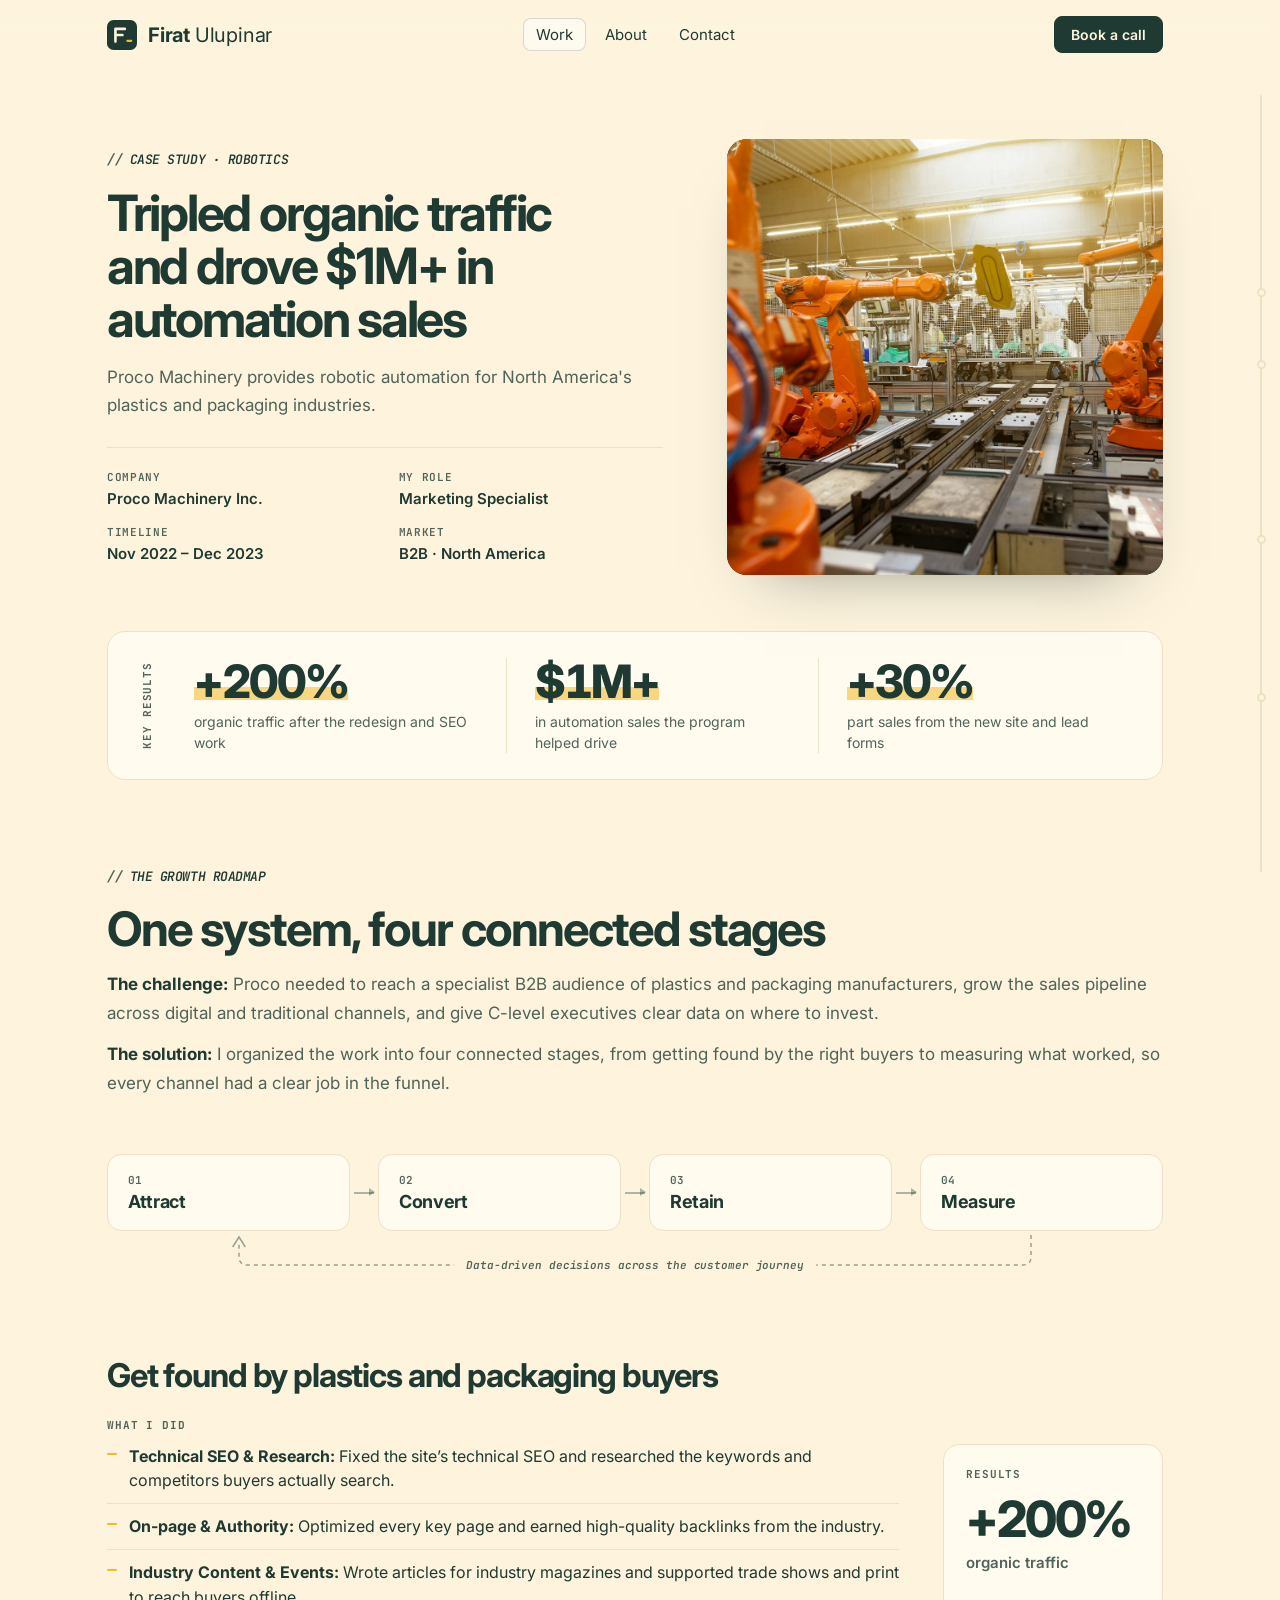
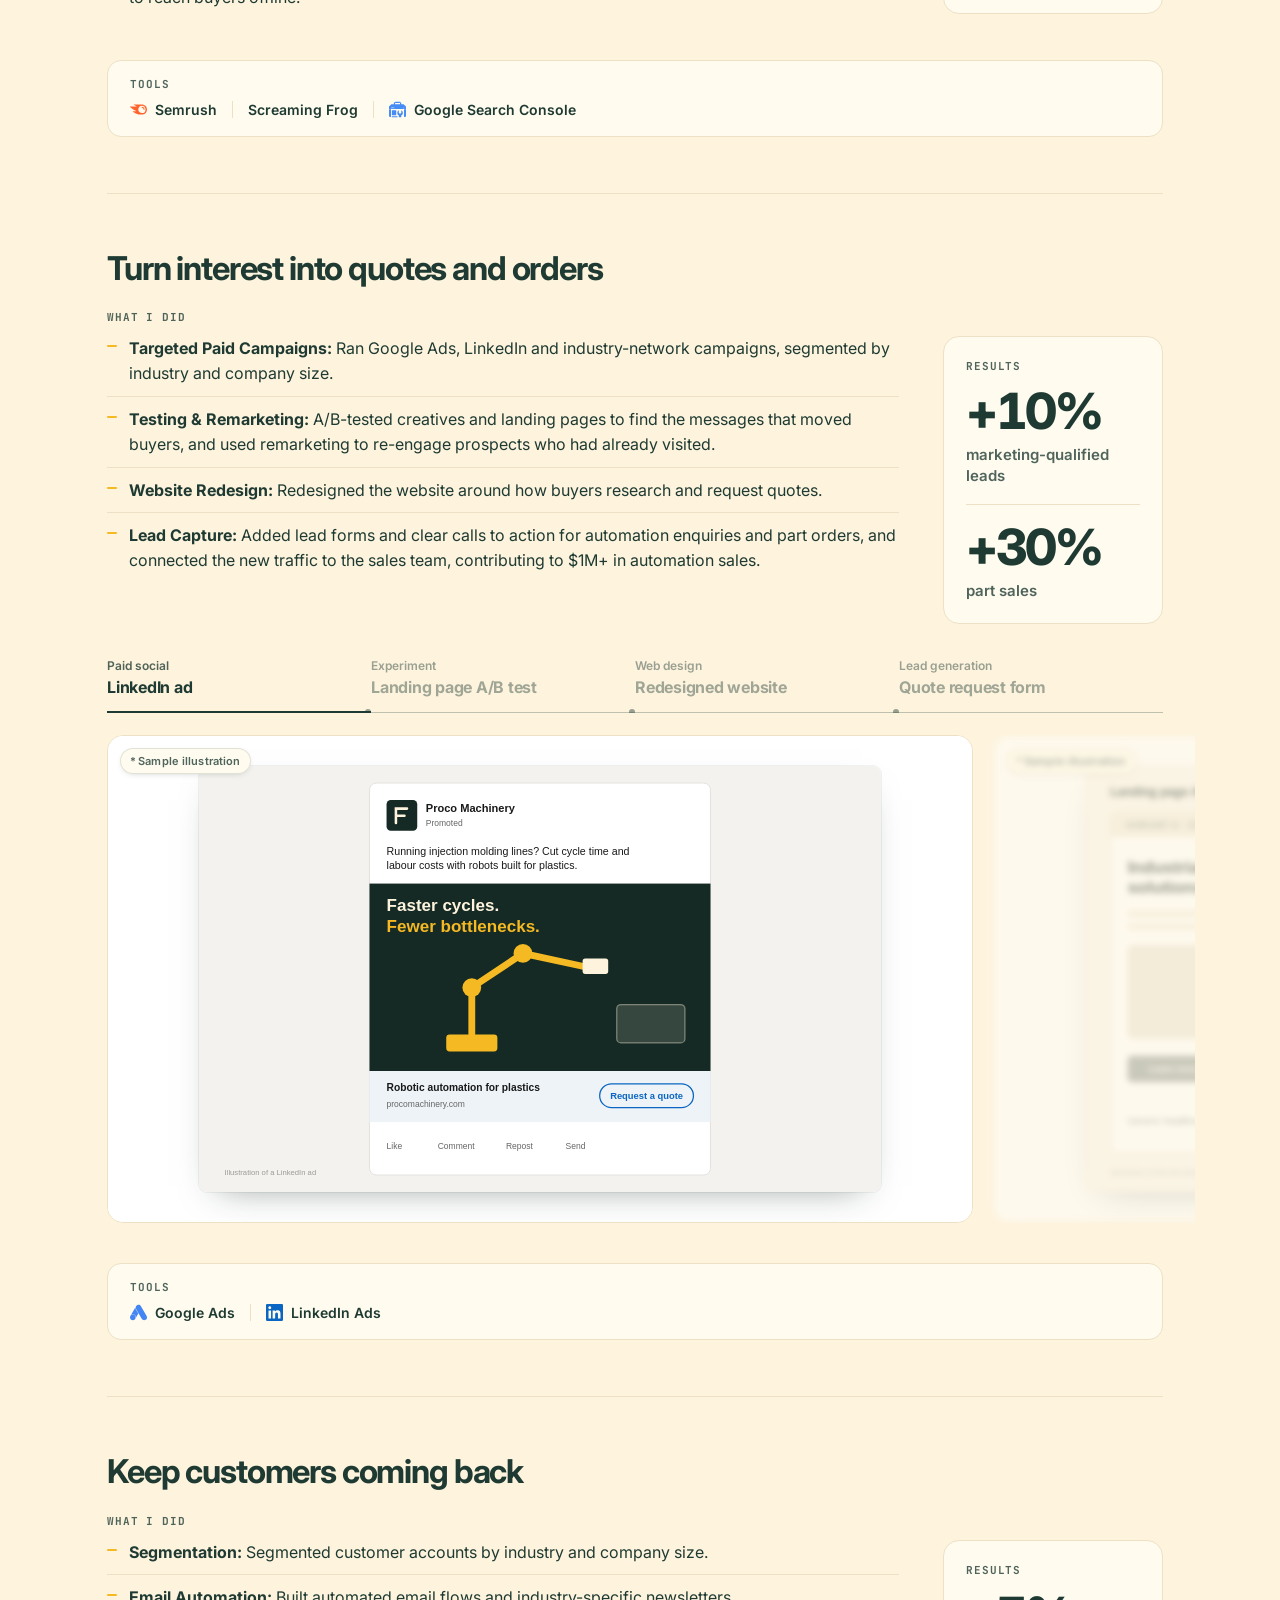
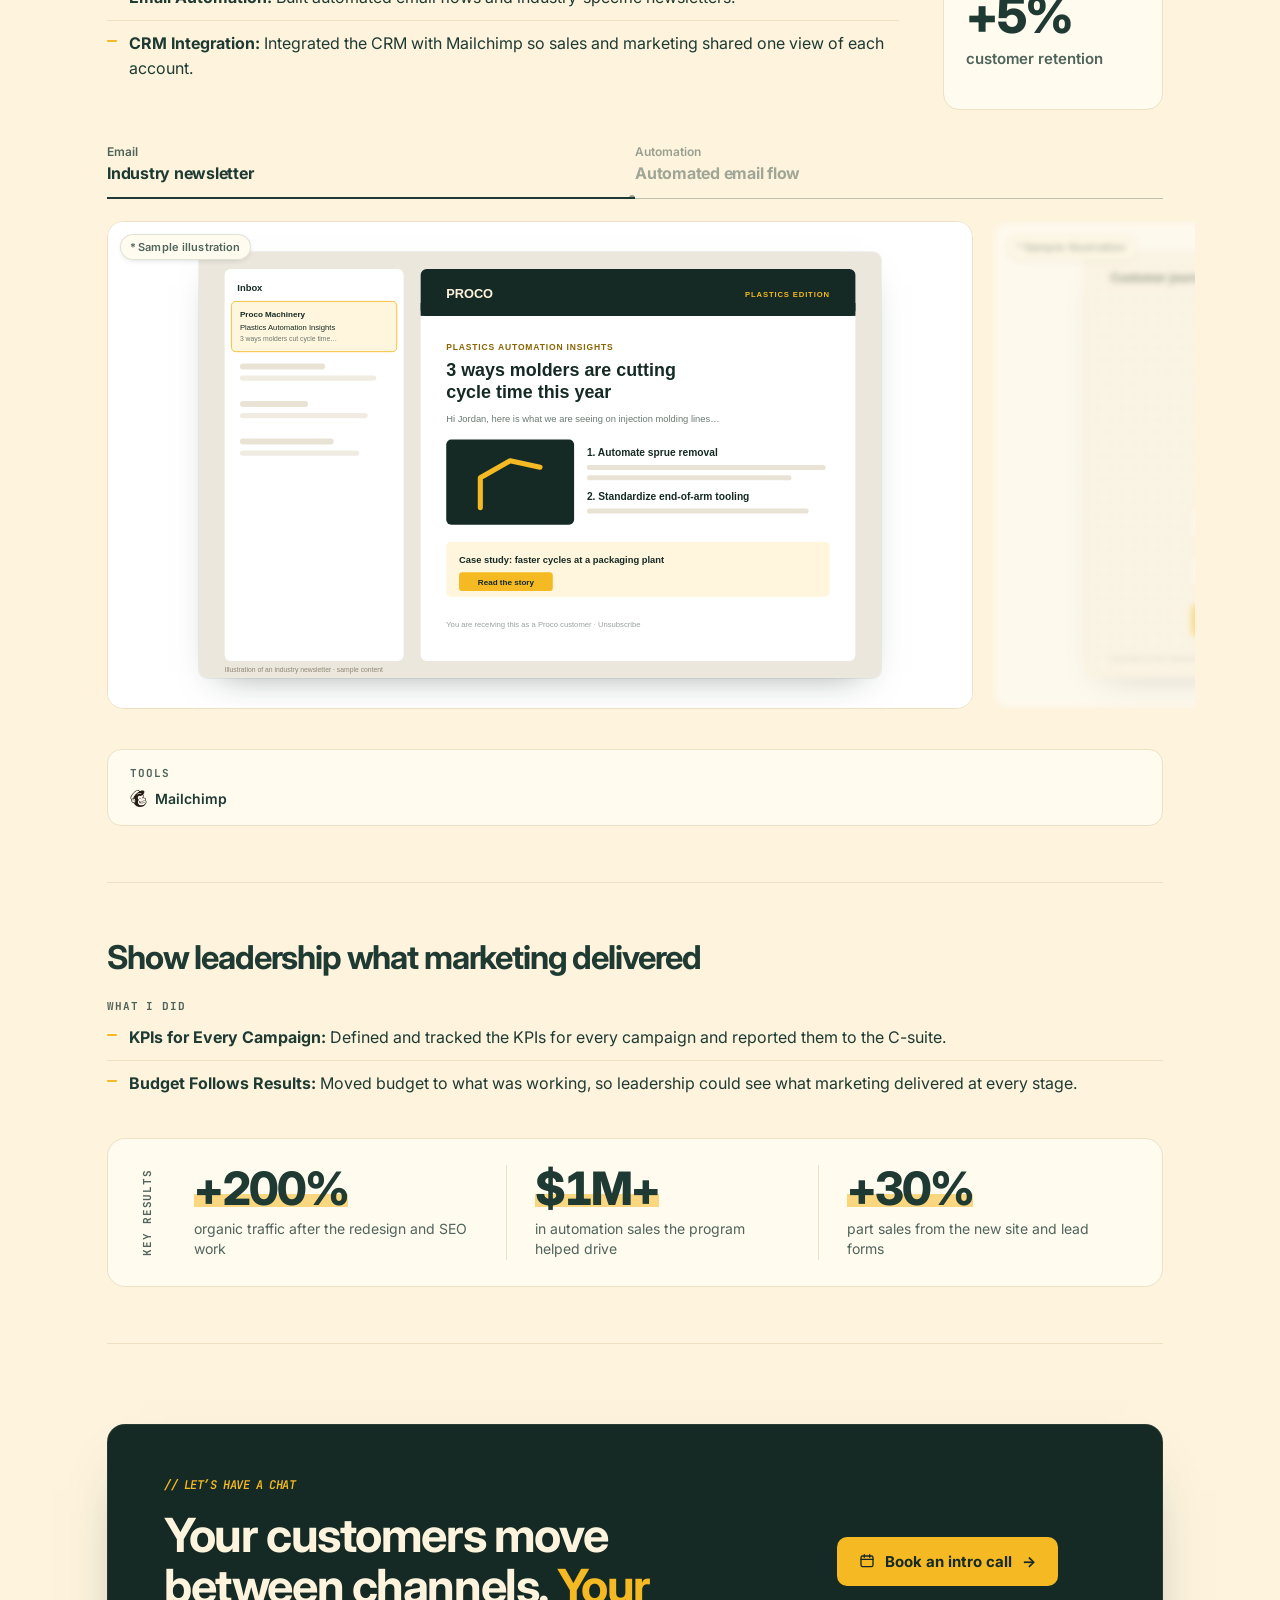
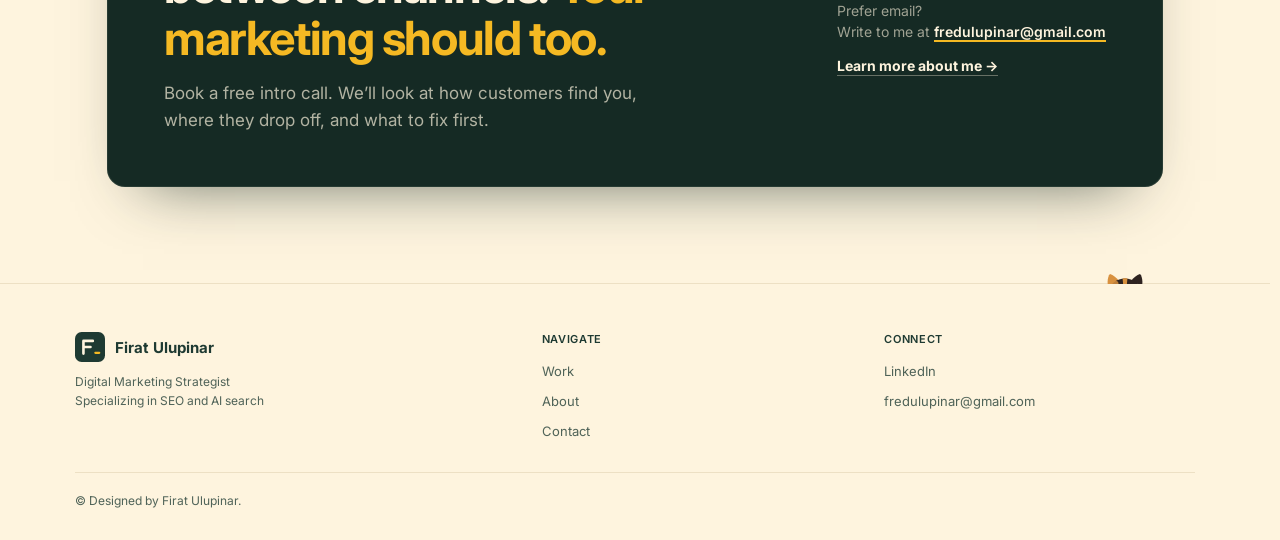
<file: case-studies/proco-machinery.html>
<!DOCTYPE html>
<html lang="en">
<head>
<meta charset="UTF-8">
<meta name="viewport" content="width=device-width, initial-scale=1.0">
<title>Proco Machinery Case Study: 200%+ Organic Traffic | Firat Ulupinar</title>
<meta name="description" content="How Firat Ulupinar built Proco Machinery's B2B funnel from awareness to retention: +200% organic traffic, +30% part sales and $1M+ in automation sales.">
<!-- Proofread, then change to index, follow and add this page to sitemap.xml. -->
<meta name="robots" content="noindex, follow">
<meta name="theme-color" content="#152A24">
<link rel="canonical" href="https://www.firatulupinar.com/case-studies/proco-machinery.html">
<link rel="icon" href="../favicon.svg" type="image/svg+xml">
<link rel="preconnect" href="https://fonts.googleapis.com">
<link rel="preconnect" href="https://fonts.gstatic.com" crossorigin>
<link href="https://fonts.googleapis.com/css2?family=Inter:wght@400;500;600;700&family=JetBrains+Mono:ital,wght@0,600;1,600&display=swap" rel="stylesheet">
<link rel="stylesheet" href="../pages.css?v=24">
<link rel="stylesheet" href="case-study.css?v=11">
</head>
<body>
<a class="skip-link" href="#main">Skip to content</a>
<header>
  <div class="nav-inner">
    <div class="wordmark-group">
      <a class="brand" aria-label="Firat Ulupinar, home" href="../index.html"><svg class="logo" viewBox="0 0 32 32" fill="none" aria-hidden="true"><rect class="logo-box" x="0" y="0" width="32" height="32" rx="7"></rect><path class="logo-letter" d="M9 23V9.5h10M9 16h7.5" stroke-width="2.8" stroke-linecap="round" stroke-linejoin="round"></path><rect class="blink" x="20.5" y="21" width="6.5" height="2.4" rx="1.2"></rect></svg><span class="bt"><b>Firat</b> <span class="bt-last">Ulupinar</span></span></a>
    </div>
    <nav aria-label="Primary">
      <ul>
        <li><a href="../portfolio.html" aria-current="true">Work</a></li>
        <li><a href="../about.html">About</a></li>
        <li><a href="../contact.html">Contact</a></li>
      </ul>
    </nav>
    <a class="nav-cta" href="../contact.html#book">Book a call</a>
  </div>
</header>

<main id="main" tabindex="-1">
  <article>
    <!-- INTRO: headline and story on the left, photo on the right; key results sit in one light strip below -->
    <div class="csx">
      <div class="csx-hero">
        <div class="csx-copy">
          <span class="page-label"><span>//</span> CASE STUDY &middot; ROBOTICS</span>
          <h1>Tripled organic traffic and drove $1M+ in automation sales</h1>
          <p class="lede">Proco Machinery provides robotic automation for North America's plastics and packaging industries.</p>
          <dl class="csx-facts">
            <div><dt>Company</dt><dd>Proco Machinery Inc.</dd></div>
            <div><dt>My role</dt><dd>Marketing Specialist</dd></div>
            <div><dt>Timeline</dt><dd>Nov 2022 &ndash; Dec 2023</dd></div>
            <div><dt>Market</dt><dd>B2B &middot; North America</dd></div>
          </dl>
        </div>
        <figure class="csx-photo"><img src="../images/work/proco.jpg" alt="Robotic arms on a plastics automation line" width="1600" height="1067" decoding="async"></figure>
      </div>

      <section class="csx-results" aria-labelledby="results-heading">
        <h2 class="csx-results-label" id="results-heading">Key results</h2>
        <dl>
          <div><dd class="is-key">+200%</dd><dt>organic traffic after the redesign and SEO work</dt></div>
          <div><dd class="is-key">$1M+</dd><dt>in automation sales the program helped drive</dt></div>
          <div><dd class="is-key">+30%</dd><dt>part sales from the new site and lead forms</dt></div>
        </dl>
      </section>
    </div>

    <!-- GROWTH ROADMAP: four connected stages, each with what I did, results, work samples and tools.
         The stage rail beside the scrollbar (case-study.js) follows the reader. -->
    <section class="rm" aria-labelledby="rm-title">
      <div class="rm-head">
        <span class="page-label"><span>//</span> THE GROWTH ROADMAP</span>
        <h2 id="rm-title">One system, four connected stages</h2>
        <p><strong>The challenge:</strong> Proco needed to reach a specialist B2B audience of plastics and packaging manufacturers, grow the sales pipeline across digital and traditional channels, and give C-level executives clear data on where to invest.</p>
        <p><strong>The solution:</strong> I organized the work into four connected stages, from getting found by the right buyers to measuring what worked, so every channel had a clear job in the funnel.</p>
      </div>
      <!-- SYSTEM MAP: the four stages at a glance, with the feedback loop from reporting back to the start -->
      <nav class="lp-map" aria-label="The four stages">
        <ol>
          <li><a href="#attract"><span class="lp-n">01</span><span class="lp-name">Attract</span></a></li>
          <li><a href="#convert"><span class="lp-n">02</span><span class="lp-name">Convert</span></a></li>
          <li><a href="#retain"><span class="lp-n">03</span><span class="lp-name">Retain</span></a></li>
          <li><a href="#measure"><span class="lp-n">04</span><span class="lp-name">Measure</span></a></li>
        </ol>
        <div class="lp-loop" aria-hidden="true">
          <svg viewBox="0 0 1000 40" preserveAspectRatio="none"><path d="M875 0 V22 Q875 30 867 30 H133 Q125 30 125 22 V6" fill="none" stroke="currentColor" stroke-width="1.5" stroke-dasharray="4 4" vector-effect="non-scaling-stroke"/><path d="M119 12 L125 2 L131 12" fill="none" stroke="currentColor" stroke-width="1.5" vector-effect="non-scaling-stroke"/></svg>
          <span>Data-driven decisions across the customer journey</span>
        </div>
      </nav>

      <div class="rm-grid rm-grid-full">
        <div class="rm-stages">
          <section class="rm-stage" id="attract" aria-labelledby="attract-title">
            <h3 id="attract-title">Get found by plastics and packaging buyers</h3>
            <div class="rm-body rm-body-result-aligned">
              <div class="rm-stage-meta">
              </div>
              <div class="rm-stage-actions">
                <p class="rm-sub">What I did</p>
                <ul class="rm-do">
                  <li><strong>Technical SEO &amp; Research:</strong> Fixed the site&rsquo;s technical SEO and researched the keywords and competitors buyers actually search.</li>
                  <li><strong>On-page &amp; Authority:</strong> Optimized every key page and earned high-quality backlinks from the industry.</li>
                  <li><strong>Industry Content &amp; Events:</strong> Wrote articles for industry magazines and supported trade shows and print to reach buyers offline.</li>
                </ul>
              </div>
              <aside class="rm-result rm-result-combined" aria-labelledby="attract-results-title">
                <span class="rm-sub" id="attract-results-title">Results</span>
                <dl>
                  <div><dd>+200%</dd><dt>organic traffic</dt></div>
                </dl>
              </aside>
            </div>
            <div class="st-tools">
              <p class="rm-sub">Tools</p>
              <ul><li><span class="rm-logo" style="--logo:url(../images/tools/semrush.svg);--brand:#FF642D" aria-hidden="true"></span>Semrush</li><li>Screaming Frog</li><li><span class="rm-logo" style="--logo:url(../images/tools/googlesearchconsole.svg);--brand:#458CF5" aria-hidden="true"></span>Google Search Console</li></ul>
            </div>
          </section>

          <section class="rm-stage" id="convert" aria-labelledby="convert-title">
            <h3 id="convert-title">Turn interest into quotes and orders</h3>
            <div class="rm-body rm-body-result-aligned">
              <div class="rm-stage-meta">
              </div>
              <div class="rm-stage-actions">
                <p class="rm-sub">What I did</p>
                <ul class="rm-do">
                  <li><strong>Targeted Paid Campaigns:</strong> Ran Google Ads, LinkedIn and industry-network campaigns, segmented by industry and company size.</li>
                  <li><strong>Testing &amp; Remarketing:</strong> A/B-tested creatives and landing pages to find the messages that moved buyers, and used remarketing to re-engage prospects who had already visited.</li>
                  <li><strong>Website Redesign:</strong> Redesigned the website around how buyers research and request quotes.</li>
                  <li><strong>Lead Capture:</strong> Added lead forms and clear calls to action for automation enquiries and part orders, and connected the new traffic to the sales team, contributing to $1M+ in automation sales.</li>
                </ul>
              </div>
              <aside class="rm-result rm-result-combined" aria-labelledby="convert-results-title">
                <span class="rm-sub" id="convert-results-title">Results</span>
                <dl>
                  <div><dd>+10%</dd><dt>marketing-qualified leads</dt></div>
                  <div><dd>+30%</dd><dt>part sales</dt></div>
                </dl>
              </aside>
            </div>
            <div class="jx" data-jx>
              <div class="jx-tabs" role="tablist" aria-label="Work samples">
                <button type="button" role="tab" class="jx-tab"><span class="jx-k">Paid social</span><span class="jx-t">LinkedIn ad</span></button>
                <button type="button" role="tab" class="jx-tab"><span class="jx-k">Experiment</span><span class="jx-t">Landing page A/B test</span></button>
                <button type="button" role="tab" class="jx-tab"><span class="jx-k">Web design</span><span class="jx-t">Redesigned website</span></button>
                <button type="button" role="tab" class="jx-tab"><span class="jx-k">Lead generation</span><span class="jx-t">Quote request form</span></button>
              </div>
              <div class="jx-viewport"><div class="jx-track">
                <article class="jx-slide" role="tabpanel">
                  <figure class="rm-sample is-illustration" data-lb-caption="*Sample Illustration"><button type="button" class="rm-sample-frame"><img src="../images/cases/proco-linkedin-ad.svg" alt="Illustrative LinkedIn ad for robotic automation built for plastics" width="1600" height="1000" loading="lazy" decoding="async"></button><figcaption>LinkedIn ad creative</figcaption></figure>
                </article>
                <article class="jx-slide" role="tabpanel">
                  <figure class="rm-sample is-illustration" data-lb-caption="*Sample Illustration"><button type="button" class="rm-sample-frame"><img src="../images/cases/proco-ab-test.svg" alt="Illustrative A/B test of a generic landing page against an industry-specific one" width="1600" height="1000" loading="lazy" decoding="async"></button><figcaption>Landing page A/B test</figcaption></figure>
                </article>
                <article class="jx-slide" role="tabpanel">
                  <figure class="rm-sample is-illustration" data-lb-caption="*Sample Illustration"><button type="button" class="rm-sample-frame"><img src="../images/cases/proco-website.svg" alt="Illustrative redesigned homepage with quote and parts calls to action" width="1600" height="1000" loading="lazy" decoding="async"></button><figcaption>Redesigned website</figcaption></figure>
                </article>
                <article class="jx-slide" role="tabpanel">
                  <figure class="rm-sample is-illustration" data-lb-caption="*Sample Illustration"><button type="button" class="rm-sample-frame"><img src="../images/cases/proco-quote-form.svg" alt="Illustrative quote request form for automation, parts and service" width="1600" height="1000" loading="lazy" decoding="async"></button><figcaption>Quote request form</figcaption></figure>
                </article>
              </div></div>
            </div>
            <div class="st-tools">
              <p class="rm-sub">Tools</p>
              <ul><li><span class="rm-logo" style="--logo:url(../images/tools/googleads.svg);--brand:#4285F4" aria-hidden="true"></span>Google Ads</li><li><span class="rm-logo" style="--logo:url(../images/tools/linkedin.svg);--brand:#0A66C2" aria-hidden="true"></span>LinkedIn Ads</li></ul>
            </div>
          </section>

          <section class="rm-stage" id="retain" aria-labelledby="retain-title">
            <h3 id="retain-title">Keep customers coming back</h3>
            <div class="rm-body rm-body-result-aligned">
              <div class="rm-stage-meta">
              </div>
              <div class="rm-stage-actions">
                <p class="rm-sub">What I did</p>
                <ul class="rm-do">
                  <li><strong>Segmentation:</strong> Segmented customer accounts by industry and company size.</li>
                  <li><strong>Email Automation:</strong> Built automated email flows and industry-specific newsletters.</li>
                  <li><strong>CRM Integration:</strong> Integrated the CRM with Mailchimp so sales and marketing shared one view of each account.</li>
                </ul>
              </div>
              <aside class="rm-result rm-result-combined" aria-labelledby="retain-results-title">
                <span class="rm-sub" id="retain-results-title">Results</span>
                <dl>
                  <div><dd>+5%</dd><dt>customer retention</dt></div>
                </dl>
              </aside>
            </div>
            <div class="jx" data-jx>
              <div class="jx-tabs" role="tablist" aria-label="Work samples">
                <button type="button" role="tab" class="jx-tab"><span class="jx-k">Email</span><span class="jx-t">Industry newsletter</span></button>
                <button type="button" role="tab" class="jx-tab"><span class="jx-k">Automation</span><span class="jx-t">Automated email flow</span></button>
              </div>
              <div class="jx-viewport"><div class="jx-track">
                <article class="jx-slide" role="tabpanel">
                  <figure class="rm-sample is-illustration" data-lb-caption="*Sample Illustration"><button type="button" class="rm-sample-frame"><img src="../images/cases/proco-newsletter.svg" alt="Illustrative plastics industry newsletter email" width="1600" height="1000" loading="lazy" decoding="async"></button><figcaption>Industry newsletter email</figcaption></figure>
                </article>
                <article class="jx-slide" role="tabpanel">
                  <figure class="rm-sample is-illustration" data-lb-caption="*Sample Illustration"><button type="button" class="rm-sample-frame"><img src="../images/cases/proco-flow.svg" alt="Illustrative automated retention flow from order to repeat order" width="1600" height="1000" loading="lazy" decoding="async"></button><figcaption>Automated email flow</figcaption></figure>
                </article>
              </div></div>
            </div>
            <div class="st-tools">
              <p class="rm-sub">Tools</p>
              <ul><li><span class="rm-logo" style="--logo:url(../images/tools/mailchimp.svg);--brand:#241C15" aria-hidden="true"></span>Mailchimp</li></ul>
            </div>
          </section>

          <section class="rm-stage rm-data-stage" id="measure" aria-labelledby="measure-title">
            <h3 id="measure-title">Show leadership what marketing delivered</h3>
            <div class="rm-body rm-body-data">
              <div>
                <p class="rm-sub">What I did</p>
                <ul class="rm-do">
                  <li><strong>KPIs for Every Campaign:</strong> Defined and tracked the KPIs for every campaign and reported them to the C-suite.</li>
                  <li><strong>Budget Follows Results:</strong> Moved budget to what was working, so leadership could see what marketing delivered at every stage.</li>
                </ul>
              </div>
            </div>
            <section class="csx-results csx-results-end" aria-labelledby="results-heading-end">
              <h4 class="csx-results-label" id="results-heading-end">Key results</h4>
              <dl>
            <div><dd class="is-key">+200%</dd><dt>organic traffic after the redesign and SEO work</dt></div>
            <div><dd class="is-key">$1M+</dd><dt>in automation sales the program helped drive</dt></div>
            <div><dd class="is-key">+30%</dd><dt>part sales from the new site and lead forms</dt></div>
              </dl>
            </section>
          </section>
        </div>
      </div>
    </section>
    <!-- CALL TO ACTION: same dark card as the homepage, plus a link to the About page -->
    <section class="cs-cta" aria-labelledby="cta-title">
      <div class="cs-cta-card">
        <div>
          <p class="cs-cta-label"><span aria-hidden="true">//</span> LET&rsquo;S HAVE A CHAT</p>
          <h2 id="cta-title">Your customers move between channels. <span>Your marketing should too.</span></h2>
          <p class="cs-cta-sub">Book a free intro call. We&rsquo;ll look at how customers find you, where they drop off, and what to fix first.</p>
        </div>
        <div class="cs-cta-row">
          <a class="cs-cta-btn" href="../contact.html#book"><svg viewBox="0 0 24 24" fill="none" stroke="currentColor" stroke-width="2" stroke-linecap="round" stroke-linejoin="round" aria-hidden="true"><rect x="3" y="4.5" width="18" height="16" rx="2.5"/><path d="M3 9.5h18M8 2.5v4M16 2.5v4"/></svg>Book an intro call <span aria-hidden="true">&rarr;</span></a>
          <p class="cs-cta-alt">Prefer email?<br>Write to me at <a href="mailto:fredulupinar@gmail.com">fredulupinar@gmail.com</a></p>
          <a class="cs-cta-about" href="../about.html">Learn more about me <span aria-hidden="true">&rarr;</span></a>
        </div>
      </div>
    </section>
  </article>
</main>
<footer>
  <div class="footer-inner">
    <div>
      <a class="footer-brand-lockup" href="../index.html" aria-label="Firat Ulupinar, home">
        <svg class="footer-logo" viewBox="0 0 32 32" fill="none" aria-hidden="true"><rect class="logo-box" x="0" y="0" width="32" height="32" rx="7"></rect><path class="logo-letter" d="M9 23V9.5h10M9 16h7.5" stroke-width="2.8" stroke-linecap="round" stroke-linejoin="round"></path><rect class="footer-logo-cursor" x="20.5" y="21" width="6.5" height="2.4" rx="1.2"></rect></svg>
        <span class="footer-brand">Firat Ulupinar</span>
      </a>
      <p class="footer-tagline">Digital Marketing Strategist<br>Specializing in SEO and AI search</p>
    </div>
    <div>
      <div class="footer-col-label" id="footer-nav-label">Navigate</div>
      <nav aria-labelledby="footer-nav-label"><ul class="footer-links">
        <li><a href="../portfolio.html">Work</a></li>
        <li><a href="../about.html">About</a></li>
        <li><a href="../contact.html">Contact</a></li>
      </ul></nav>
    </div>
    <div>
      <div class="footer-col-label">Connect</div>
      <ul class="footer-links">
        <li><a href="https://www.linkedin.com/in/firat-ulupinar" target="_blank" rel="noopener noreferrer">LinkedIn<span class="sr-only"> (opens in new tab)</span></a></li>
        <li><a href="mailto:fredulupinar@gmail.com">fredulupinar@gmail.com</a></li>
      </ul>
    </div>
  </div>
  <div class="footer-bottom">
    <span>&copy; Designed by Firat Ulupinar.</span>
  </div>
</footer>

<script src="roadmap.js" defer></script>
<script src="samples.js?v=4" defer></script>
<script src="case-study.js?v=11" defer></script>
<script src="../cat.js" defer></script>
</body>
</html>
</file>
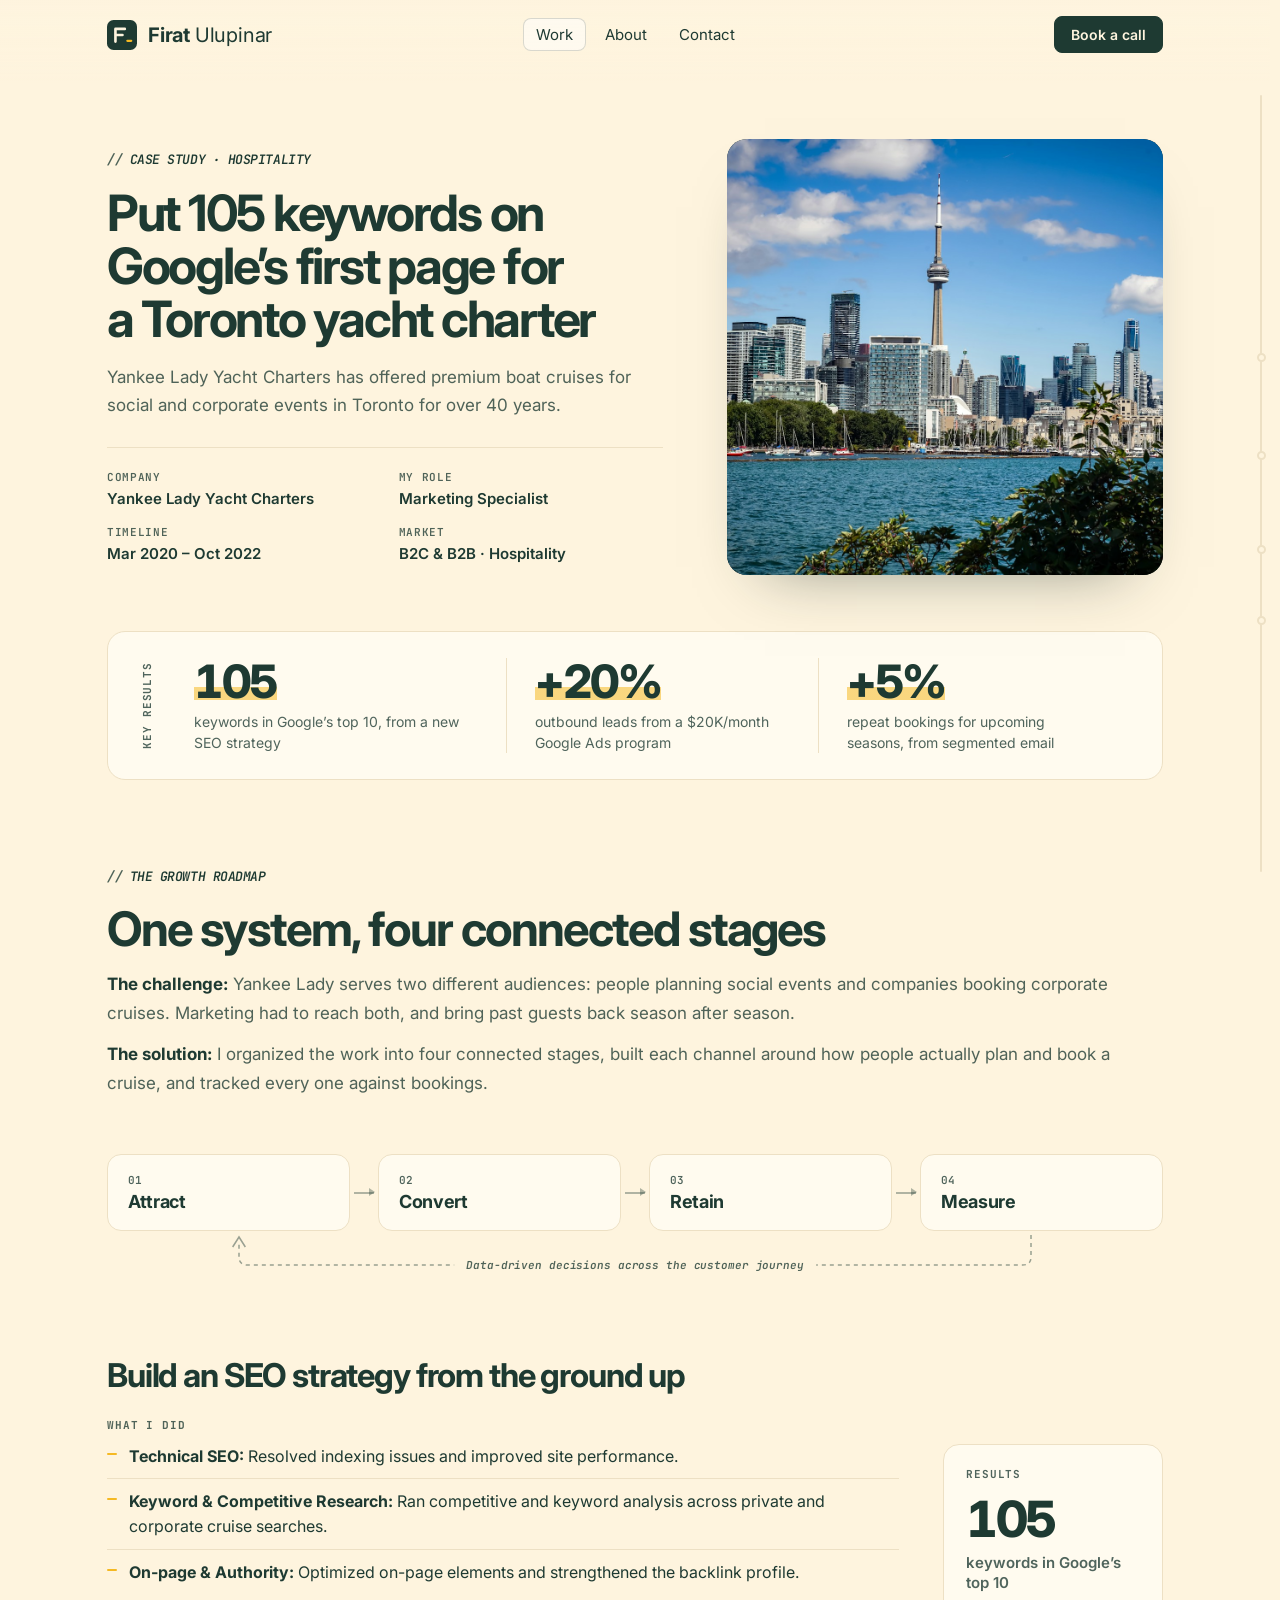
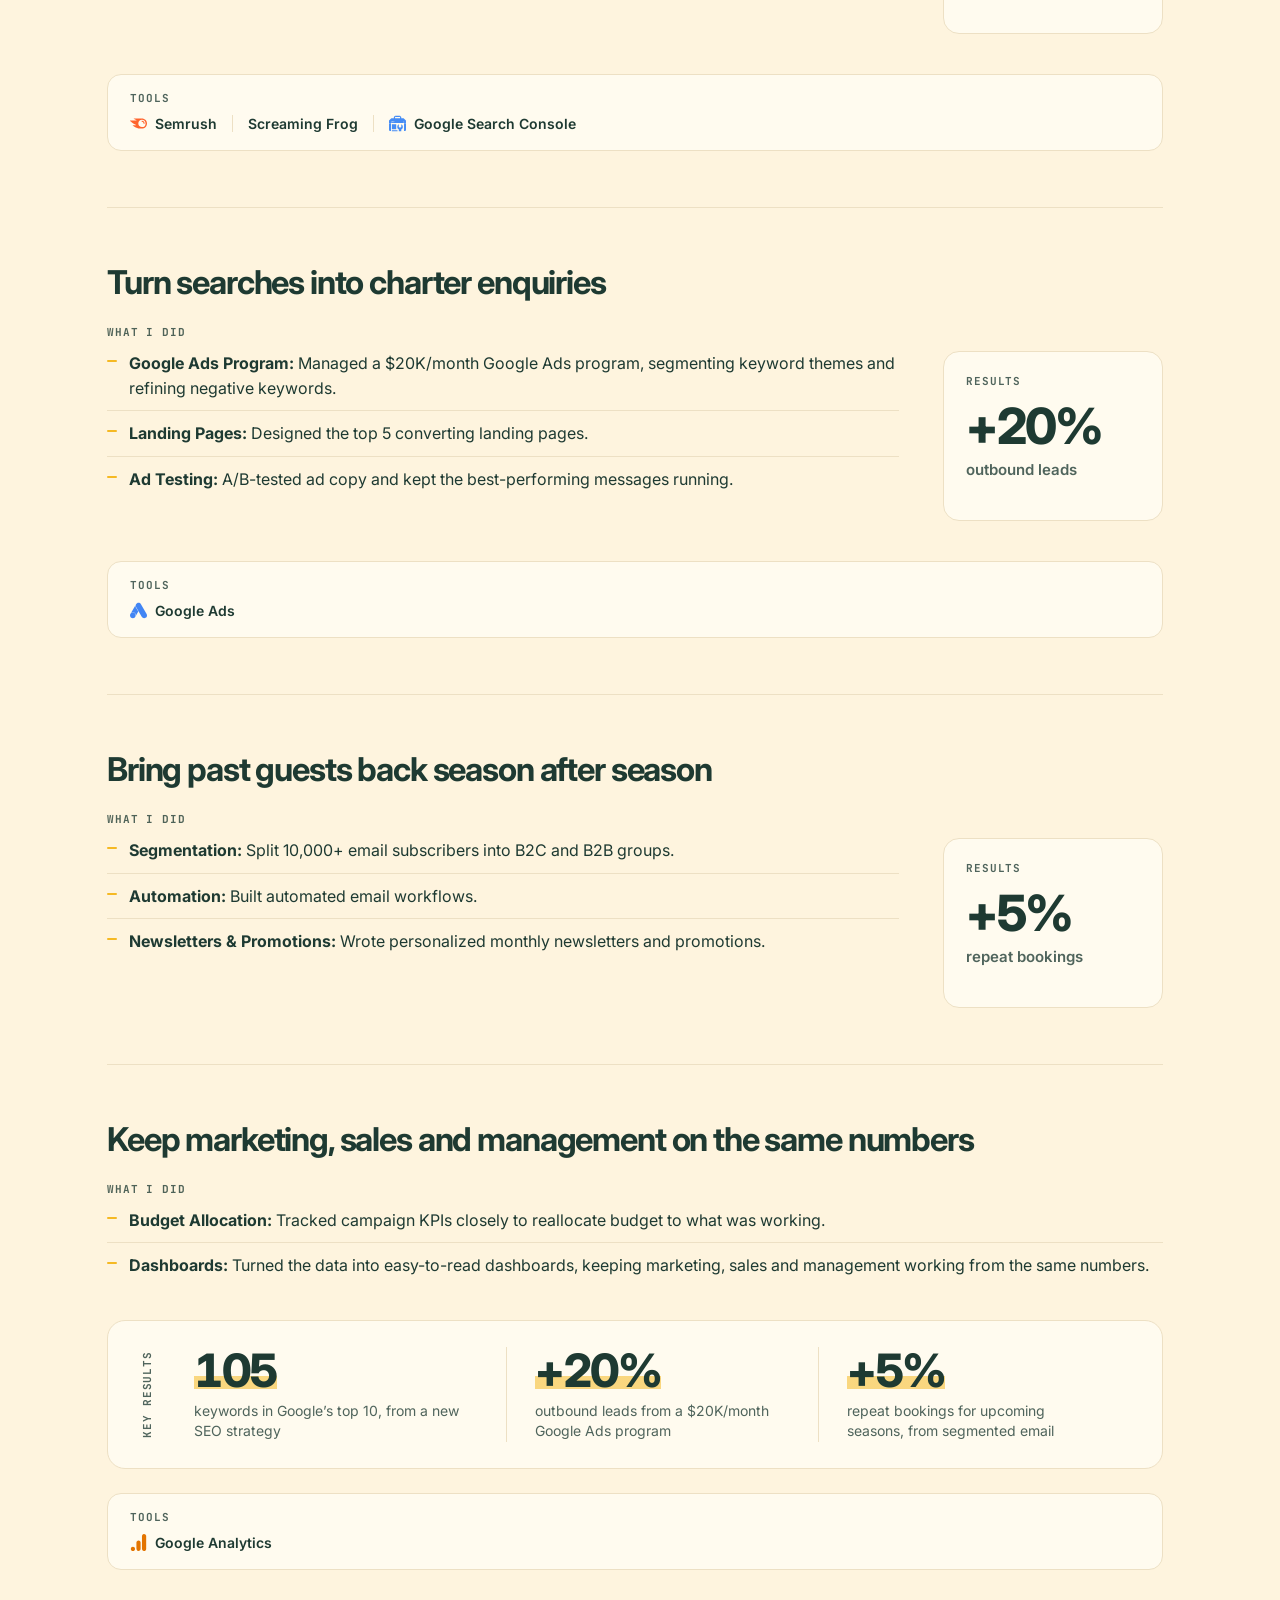
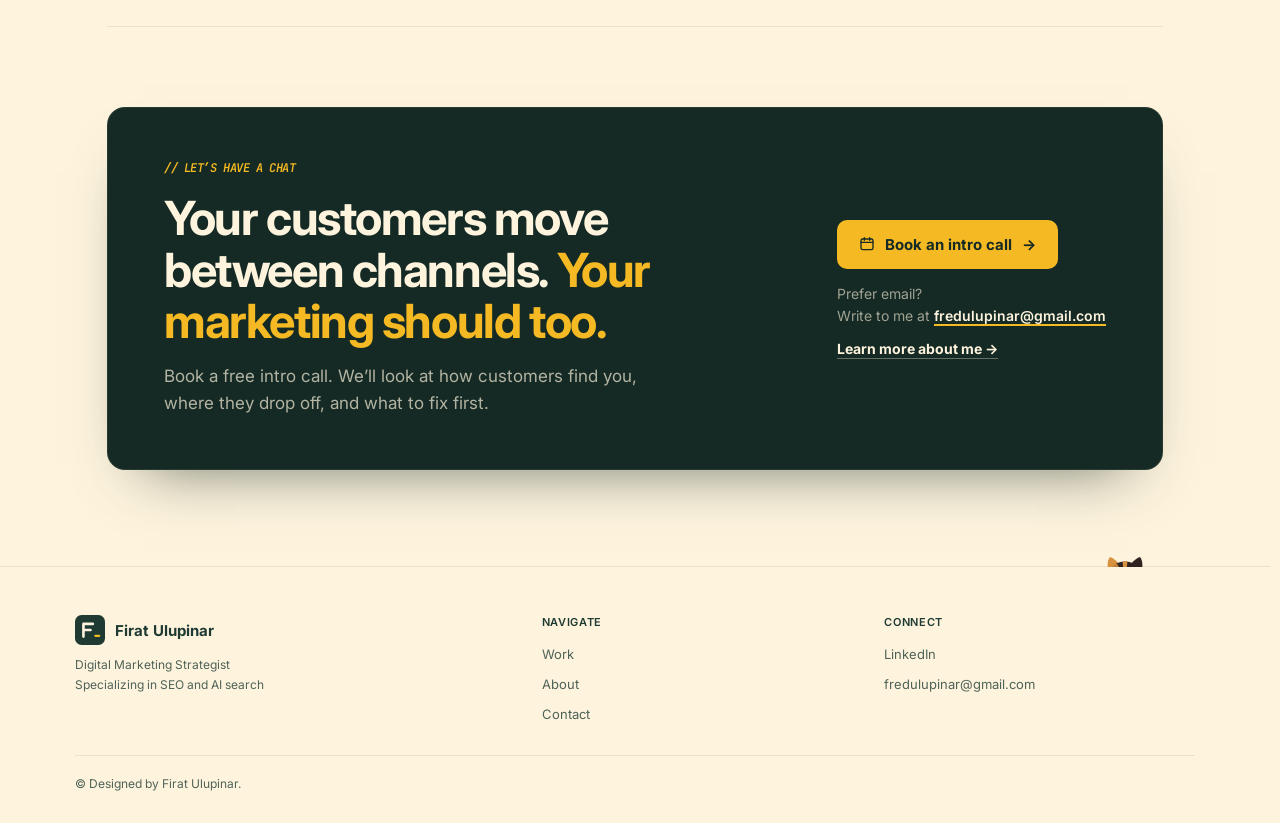
<file: case-studies/yankee-lady.html>
<!DOCTYPE html>
<html lang="en">
<head>
<meta charset="UTF-8">
<meta name="viewport" content="width=device-width, initial-scale=1.0">
<title>Yankee Lady Yacht Charters Case Study: 105 Top-10 Keywords | Firat Ulupinar</title>
<meta name="description" content="How Firat Ulupinar put 105 keywords in Google's top 10 for Yankee Lady Yacht Charters and grew outbound leads 20% with Google Ads and email.">
<!-- Proofread, then change to index, follow and add this page to sitemap.xml. -->
<meta name="robots" content="noindex, follow">
<meta name="theme-color" content="#152A24">
<link rel="canonical" href="https://www.firatulupinar.com/case-studies/yankee-lady.html">
<link rel="icon" href="../favicon.svg" type="image/svg+xml">
<link rel="preconnect" href="https://fonts.googleapis.com">
<link rel="preconnect" href="https://fonts.gstatic.com" crossorigin>
<link href="https://fonts.googleapis.com/css2?family=Inter:wght@400;500;600;700&family=JetBrains+Mono:ital,wght@0,600;1,600&display=swap" rel="stylesheet">
<link rel="stylesheet" href="../pages.css?v=24">
<link rel="stylesheet" href="case-study.css?v=11">
</head>
<body>
<a class="skip-link" href="#main">Skip to content</a>
<header>
  <div class="nav-inner">
    <div class="wordmark-group">
      <a class="brand" aria-label="Firat Ulupinar, home" href="../index.html"><svg class="logo" viewBox="0 0 32 32" fill="none" aria-hidden="true"><rect class="logo-box" x="0" y="0" width="32" height="32" rx="7"></rect><path class="logo-letter" d="M9 23V9.5h10M9 16h7.5" stroke-width="2.8" stroke-linecap="round" stroke-linejoin="round"></path><rect class="blink" x="20.5" y="21" width="6.5" height="2.4" rx="1.2"></rect></svg><span class="bt"><b>Firat</b> <span class="bt-last">Ulupinar</span></span></a>
    </div>
    <nav aria-label="Primary">
      <ul>
        <li><a href="../portfolio.html" aria-current="true">Work</a></li>
        <li><a href="../about.html">About</a></li>
        <li><a href="../contact.html">Contact</a></li>
      </ul>
    </nav>
    <a class="nav-cta" href="../contact.html#book">Book a call</a>
  </div>
</header>

<main id="main" tabindex="-1">
  <article>
    <!-- INTRO: headline and story on the left, photo on the right; key results sit in one light strip below -->
    <div class="csx">
      <div class="csx-hero">
        <div class="csx-copy">
          <span class="page-label"><span>//</span> CASE STUDY &middot; HOSPITALITY</span>
          <h1>Put 105 keywords on Google&rsquo;s first page for a Toronto yacht charter</h1>
          <p class="lede">Yankee Lady Yacht Charters has offered premium boat cruises for social and corporate events in Toronto for over 40 years.</p>
          <dl class="csx-facts">
            <div><dt>Company</dt><dd>Yankee Lady Yacht Charters</dd></div>
            <div><dt>My role</dt><dd>Marketing Specialist</dd></div>
            <div><dt>Timeline</dt><dd>Mar 2020 &ndash; Oct 2022</dd></div>
            <div><dt>Market</dt><dd>B2C &amp; B2B &middot; Hospitality</dd></div>
          </dl>
        </div>
        <figure class="csx-photo"><img src="../images/work/yankee-lady.jpg" alt="Toronto skyline and harbour with sailboats on Lake Ontario" width="1600" height="1067" decoding="async"></figure>
      </div>

      <section class="csx-results" aria-labelledby="results-heading">
        <h2 class="csx-results-label" id="results-heading">Key results</h2>
        <dl>
          <div><dd class="is-key">105</dd><dt>keywords in Google&rsquo;s top 10, from a new SEO strategy</dt></div>
          <div><dd class="is-key">+20%</dd><dt>outbound leads from a $20K/month Google Ads program</dt></div>
          <div><dd class="is-key">+5%</dd><dt>repeat bookings for upcoming seasons, from segmented email</dt></div>
        </dl>
      </section>
    </div>

    <!-- GROWTH ROADMAP: four connected stages, each with what I did, results, work samples and tools.
         The stage rail beside the scrollbar (case-study.js) follows the reader. -->
    <section class="rm" aria-labelledby="rm-title">
      <div class="rm-head">
        <span class="page-label"><span>//</span> THE GROWTH ROADMAP</span>
        <h2 id="rm-title">One system, four connected stages</h2>
        <p><strong>The challenge:</strong> Yankee Lady serves two different audiences: people planning social events and companies booking corporate cruises. Marketing had to reach both, and bring past guests back season after season.</p>
        <p><strong>The solution:</strong> I organized the work into four connected stages, built each channel around how people actually plan and book a cruise, and tracked every one against bookings.</p>
      </div>
      <!-- SYSTEM MAP: the four stages at a glance, with the feedback loop from reporting back to the start -->
      <nav class="lp-map" aria-label="The four stages">
        <ol>
          <li><a href="#attract"><span class="lp-n">01</span><span class="lp-name">Attract</span></a></li>
          <li><a href="#convert"><span class="lp-n">02</span><span class="lp-name">Convert</span></a></li>
          <li><a href="#retain"><span class="lp-n">03</span><span class="lp-name">Retain</span></a></li>
          <li><a href="#measure"><span class="lp-n">04</span><span class="lp-name">Measure</span></a></li>
        </ol>
        <div class="lp-loop" aria-hidden="true">
          <svg viewBox="0 0 1000 40" preserveAspectRatio="none"><path d="M875 0 V22 Q875 30 867 30 H133 Q125 30 125 22 V6" fill="none" stroke="currentColor" stroke-width="1.5" stroke-dasharray="4 4" vector-effect="non-scaling-stroke"/><path d="M119 12 L125 2 L131 12" fill="none" stroke="currentColor" stroke-width="1.5" vector-effect="non-scaling-stroke"/></svg>
          <span>Data-driven decisions across the customer journey</span>
        </div>
      </nav>

      <div class="rm-grid rm-grid-full">
        <div class="rm-stages">
          <section class="rm-stage" id="attract" aria-labelledby="attract-title">
            <h3 id="attract-title">Build an SEO strategy from the ground up</h3>
            <div class="rm-body rm-body-result-aligned">
              <div class="rm-stage-meta">
              </div>
              <div class="rm-stage-actions">
                <p class="rm-sub">What I did</p>
                <ul class="rm-do">
                  <li><strong>Technical SEO:</strong> Resolved indexing issues and improved site performance.</li>
                  <li><strong>Keyword &amp; Competitive Research:</strong> Ran competitive and keyword analysis across private and corporate cruise searches.</li>
                  <li><strong>On-page &amp; Authority:</strong> Optimized on-page elements and strengthened the backlink profile.</li>
                </ul>
              </div>
              <aside class="rm-result rm-result-combined" aria-labelledby="attract-results-title">
                <span class="rm-sub" id="attract-results-title">Results</span>
                <dl>
                  <div><dd>105</dd><dt>keywords in Google&rsquo;s top 10</dt></div>
                </dl>
              </aside>
            </div>
            <div class="st-tools">
              <p class="rm-sub">Tools</p>
              <ul><li><span class="rm-logo" style="--logo:url(../images/tools/semrush.svg);--brand:#FF642D" aria-hidden="true"></span>Semrush</li><li>Screaming Frog</li><li><span class="rm-logo" style="--logo:url(../images/tools/googlesearchconsole.svg);--brand:#458CF5" aria-hidden="true"></span>Google Search Console</li></ul>
            </div>
          </section>

          <section class="rm-stage" id="convert" aria-labelledby="convert-title">
            <h3 id="convert-title">Turn searches into charter enquiries</h3>
            <div class="rm-body rm-body-result-aligned">
              <div class="rm-stage-meta">
              </div>
              <div class="rm-stage-actions">
                <p class="rm-sub">What I did</p>
                <ul class="rm-do">
                  <li><strong>Google Ads Program:</strong> Managed a $20K/month Google Ads program, segmenting keyword themes and refining negative keywords.</li>
                  <li><strong>Landing Pages:</strong> Designed the top 5 converting landing pages.</li>
                  <li><strong>Ad Testing:</strong> A/B-tested ad copy and kept the best-performing messages running.</li>
                </ul>
              </div>
              <aside class="rm-result rm-result-combined" aria-labelledby="convert-results-title">
                <span class="rm-sub" id="convert-results-title">Results</span>
                <dl>
                  <div><dd>+20%</dd><dt>outbound leads</dt></div>
                </dl>
              </aside>
            </div>
            <div class="st-tools">
              <p class="rm-sub">Tools</p>
              <ul><li><span class="rm-logo" style="--logo:url(../images/tools/googleads.svg);--brand:#4285F4" aria-hidden="true"></span>Google Ads</li></ul>
            </div>
          </section>

          <section class="rm-stage" id="retain" aria-labelledby="retain-title">
            <h3 id="retain-title">Bring past guests back season after season</h3>
            <div class="rm-body rm-body-result-aligned">
              <div class="rm-stage-meta">
              </div>
              <div class="rm-stage-actions">
                <p class="rm-sub">What I did</p>
                <ul class="rm-do">
                  <li><strong>Segmentation:</strong> Split 10,000+ email subscribers into B2C and B2B groups.</li>
                  <li><strong>Automation:</strong> Built automated email workflows.</li>
                  <li><strong>Newsletters &amp; Promotions:</strong> Wrote personalized monthly newsletters and promotions.</li>
                </ul>
              </div>
              <aside class="rm-result rm-result-combined" aria-labelledby="retain-results-title">
                <span class="rm-sub" id="retain-results-title">Results</span>
                <dl>
                  <div><dd>+5%</dd><dt>repeat bookings</dt></div>
                </dl>
              </aside>
            </div>
          </section>

          <section class="rm-stage rm-data-stage" id="measure" aria-labelledby="measure-title">
            <h3 id="measure-title">Keep marketing, sales and management on the same numbers</h3>
            <div class="rm-body rm-body-data">
              <div>
                <p class="rm-sub">What I did</p>
                <ul class="rm-do">
                  <li><strong>Budget Allocation:</strong> Tracked campaign KPIs closely to reallocate budget to what was working.</li>
                  <li><strong>Dashboards:</strong> Turned the data into easy-to-read dashboards, keeping marketing, sales and management working from the same numbers.</li>
                </ul>
              </div>
            </div>
            <section class="csx-results csx-results-end" aria-labelledby="results-heading-end">
              <h4 class="csx-results-label" id="results-heading-end">Key results</h4>
              <dl>
            <div><dd class="is-key">105</dd><dt>keywords in Google&rsquo;s top 10, from a new SEO strategy</dt></div>
            <div><dd class="is-key">+20%</dd><dt>outbound leads from a $20K/month Google Ads program</dt></div>
            <div><dd class="is-key">+5%</dd><dt>repeat bookings for upcoming seasons, from segmented email</dt></div>
              </dl>
            </section>
            <div class="st-tools">
              <p class="rm-sub">Tools</p>
              <ul><li><span class="rm-logo" style="--logo:url(../images/tools/googleanalytics.svg);--brand:#E37400" aria-hidden="true"></span>Google Analytics</li></ul>
            </div>
          </section>
        </div>
      </div>
    </section>
    <!-- CALL TO ACTION: same dark card as the homepage, plus a link to the About page -->
    <section class="cs-cta" aria-labelledby="cta-title">
      <div class="cs-cta-card">
        <div>
          <p class="cs-cta-label"><span aria-hidden="true">//</span> LET&rsquo;S HAVE A CHAT</p>
          <h2 id="cta-title">Your customers move between channels. <span>Your marketing should too.</span></h2>
          <p class="cs-cta-sub">Book a free intro call. We&rsquo;ll look at how customers find you, where they drop off, and what to fix first.</p>
        </div>
        <div class="cs-cta-row">
          <a class="cs-cta-btn" href="../contact.html#book"><svg viewBox="0 0 24 24" fill="none" stroke="currentColor" stroke-width="2" stroke-linecap="round" stroke-linejoin="round" aria-hidden="true"><rect x="3" y="4.5" width="18" height="16" rx="2.5"/><path d="M3 9.5h18M8 2.5v4M16 2.5v4"/></svg>Book an intro call <span aria-hidden="true">&rarr;</span></a>
          <p class="cs-cta-alt">Prefer email?<br>Write to me at <a href="mailto:fredulupinar@gmail.com">fredulupinar@gmail.com</a></p>
          <a class="cs-cta-about" href="../about.html">Learn more about me <span aria-hidden="true">&rarr;</span></a>
        </div>
      </div>
    </section>
  </article>
</main>
<footer>
  <div class="footer-inner">
    <div>
      <a class="footer-brand-lockup" href="../index.html" aria-label="Firat Ulupinar, home">
        <svg class="footer-logo" viewBox="0 0 32 32" fill="none" aria-hidden="true"><rect class="logo-box" x="0" y="0" width="32" height="32" rx="7"></rect><path class="logo-letter" d="M9 23V9.5h10M9 16h7.5" stroke-width="2.8" stroke-linecap="round" stroke-linejoin="round"></path><rect class="footer-logo-cursor" x="20.5" y="21" width="6.5" height="2.4" rx="1.2"></rect></svg>
        <span class="footer-brand">Firat Ulupinar</span>
      </a>
      <p class="footer-tagline">Digital Marketing Strategist<br>Specializing in SEO and AI search</p>
    </div>
    <div>
      <div class="footer-col-label" id="footer-nav-label">Navigate</div>
      <nav aria-labelledby="footer-nav-label"><ul class="footer-links">
        <li><a href="../portfolio.html">Work</a></li>
        <li><a href="../about.html">About</a></li>
        <li><a href="../contact.html">Contact</a></li>
      </ul></nav>
    </div>
    <div>
      <div class="footer-col-label">Connect</div>
      <ul class="footer-links">
        <li><a href="https://www.linkedin.com/in/firat-ulupinar" target="_blank" rel="noopener noreferrer">LinkedIn<span class="sr-only"> (opens in new tab)</span></a></li>
        <li><a href="mailto:fredulupinar@gmail.com">fredulupinar@gmail.com</a></li>
      </ul>
    </div>
  </div>
  <div class="footer-bottom">
    <span>&copy; Designed by Firat Ulupinar.</span>
  </div>
</footer>

<script src="roadmap.js" defer></script>
<script src="case-study.js?v=11" defer></script>
<script src="../cat.js" defer></script>
</body>
</html>
</file>
<file: pages.css>
@font-face{
  font-family:'Inter Fallback';
  src:local('Arial');
  ascent-override:90.49%;
  descent-override:22.56%;
  line-gap-override:0%;
  size-adjust:107.06%;
}
:root{
  --paper:#FEF4DE;
  --paper-alt:#FFFBEF;
  --ink:#1E3A32;
  --ink-soft:rgba(30,58,50,.78);
  --line:#EDE0C4;
  --accent:#F5B923;
  --dark:#152A24;
  --font-sans:"Inter","Inter Fallback",system-ui,-apple-system,"Segoe UI",sans-serif;
  --font-mono:"JetBrains Mono",ui-monospace,"SFMono-Regular",Menlo,monospace;
}
*{box-sizing:border-box;margin:0;padding:0;}
html{scroll-behavior:smooth;scrollbar-gutter:stable;} /* reserve scrollbar space so short pages (Contact) don't shift the header */
/* ---- accessibility helpers ---- */
.skip-link{position:fixed;left:16px;top:-100px;z-index:200;padding:12px 18px;border-radius:6px;background:var(--ink);color:var(--paper);font-family:var(--font-sans);font-weight:600;font-size:.9375rem;text-decoration:none;box-shadow:0 8px 24px rgba(0,0,0,.25);transition:top .15s ease;}
.skip-link:focus{top:12px;outline:2px solid var(--accent);outline-offset:2px;}
.sr-only{position:absolute!important;width:1px;height:1px;padding:0;margin:-1px;overflow:hidden;clip:rect(0,0,0,0);white-space:nowrap;border:0;}
main:focus{outline:none;}
@media (prefers-reduced-motion:reduce){ html{scroll-behavior:auto;} .skip-link{transition:none;} }
body{min-height:100vh;background:var(--paper);color:var(--ink);font-family:var(--font-sans);font-size:clamp(1rem,.96rem + .18vw,1.0625rem);-webkit-font-smoothing:antialiased;}
a{color:inherit;}
/* ---- Site header: mirrors the homepage header exactly (index.html) ---- */
header{position:sticky;top:0;z-index:20;background:rgba(251,247,240,.92);backdrop-filter:blur(6px);border-bottom:1px solid var(--line);}
.nav-inner{max-width:1120px;margin:0 auto;padding:20px 32px;display:flex;align-items:center;justify-content:space-between;}
.wordmark-group{display:flex;align-items:center;gap:12px;}
.brand{display:inline-flex;align-items:center;gap:11px;text-decoration:none;color:var(--ink);border-radius:6px;}
.brand:focus-visible{outline:2px solid var(--accent);outline-offset:4px;}
.logo{width:34px;height:34px;flex-shrink:0;}
.logo-box{fill:var(--ink);}
.logo-letter{stroke:var(--paper);}
.blink{fill:var(--accent);animation:logo-blink 1.1s steps(1) infinite;}
@keyframes logo-blink{0%,50%{opacity:1;}51%,100%{opacity:0;}}
@media (prefers-reduced-motion:reduce){.blink{animation:none;}}
.bt{font-family:var(--font-sans);font-weight:500;font-size:clamp(1.125rem,1.06rem + .25vw,1.25rem);letter-spacing:-.01em;color:var(--ink);}
.bt b{font-weight:700;}
.bt-last{font-weight:400;}
header nav ul{list-style:none;display:flex;gap:30px;}
header nav a{font-family:var(--font-sans);font-weight:500;font-size:clamp(.875rem,.84rem + .14vw,.9375rem);color:var(--ink);text-decoration:none;opacity:.78;transition:opacity .2s;}
header nav a:hover,header nav a:focus-visible,header nav a[aria-current]{opacity:1;}
.nav-cta{font-family:var(--font-sans);font-weight:600;font-size:clamp(.875rem,.84rem + .14vw,.9375rem);background:var(--ink);color:var(--paper);padding:10px 20px;text-decoration:none;border-radius:2px;transition:background .2s;}
.nav-cta:hover{background:var(--accent);color:var(--dark);}
@media (max-width:860px){
  header nav ul{gap:16px;}
  .nav-cta{display:none;}
}
@media (max-width:640px){
  .nav-inner{padding:16px 20px;gap:12px;}
  header nav ul{gap:4px;}
  header nav a{display:inline-block;padding:10px 6px;font-size:clamp(.75rem,.72rem + .12vw,.8125rem);white-space:nowrap;}
  .bt-last{display:none;}
}
@media (max-width:360px){
  header nav a{padding:10px 4px;}
}
.page{max-width:1120px;margin:auto;padding:clamp(72px,10vw,128px) 32px 100px;}
.page-label{display:block;margin-bottom:18px;font-family:var(--font-mono);font-size:.8125rem;font-style:italic;font-weight:600;letter-spacing:-.035em;}
.page-label span{color:var(--ink-soft);}
h1{max-width:790px;font-size:clamp(2.6rem,7vw,5.6rem);line-height:1.02;letter-spacing:-.05em;}
.lede{max-width:680px;margin-top:26px;color:var(--ink-soft);font-size:clamp(1.05rem,1rem + .35vw,1.25rem);line-height:1.65;}
.placeholder-grid{display:grid;grid-template-columns:repeat(2,minmax(0,1fr));gap:22px;margin-top:64px;}
.placeholder-card{min-height:210px;padding:28px;border:1px solid var(--line);border-radius:10px;background:rgba(255,251,239,.58);display:flex;flex-direction:column;justify-content:space-between;}
.placeholder-card small{font-family:var(--font-mono);font-size:.75rem;color:var(--ink-soft);}
.placeholder-card h2{font-size:clamp(1.35rem,1.2rem + .7vw,1.75rem);letter-spacing:-.035em;}
.placeholder-card p{margin-top:10px;color:var(--ink-soft);font-size:.9375rem;line-height:1.65;}
.content-shell{max-width:760px;margin-top:64px;padding-top:40px;border-top:1px solid var(--line);}
.content-shell h2{font-size:clamp(1.5rem,1.3rem + .9vw,2rem);letter-spacing:-.035em;margin-bottom:16px;}
.content-shell p{color:var(--ink-soft);line-height:1.75;margin-bottom:18px;}
.contact-options{display:grid;grid-template-columns:repeat(2,minmax(0,1fr));gap:22px;margin-top:64px;}
.contact-option{padding:28px;border:1px solid var(--line);border-radius:10px;background:var(--paper-alt);}
.contact-option small{font-family:var(--font-mono);font-size:.75rem;color:var(--ink-soft);}
.contact-option h2{margin:12px 0 8px;font-size:1.35rem;letter-spacing:-.035em;}
.contact-option p{color:var(--ink-soft);line-height:1.65;}
.contact-option a{display:inline-block;margin-top:18px;font-weight:700;text-decoration-color:var(--accent);text-underline-offset:4px;}
.placeholder-note{margin-top:46px;padding:16px 18px;border-left:3px solid var(--accent);background:rgba(245,185,35,.08);color:var(--ink-soft);font-size:.875rem;line-height:1.6;}
footer{border-top:1px solid var(--line);padding:48px 32px 32px;}
.footer-inner{max-width:1120px;margin:0 auto;display:grid;grid-template-columns:1.4fr 1fr 1fr;gap:32px;}
.footer-brand{font-family:var(--font-sans);font-weight:700;font-size:15px;color:var(--ink);}
.footer-brand-lockup{display:inline-flex;align-items:center;gap:10px;margin-bottom:10px;text-decoration:none;}
.footer-logo{width:30px;height:30px;flex:none;}
.footer-logo-cursor{fill:var(--accent);}
.footer-tagline{font-family:var(--font-sans);font-size:.75rem;color:var(--ink-soft);max-width:260px;line-height:1.6;}
.footer-col-label{font-family:var(--font-sans);font-weight:600;font-size:11px;text-transform:uppercase;letter-spacing:.06em;color:var(--ink);margin-bottom:14px;}
.footer-links{list-style:none;display:flex;flex-direction:column;gap:10px;}
.footer-links a{font-family:var(--font-sans);font-size:13px;color:var(--ink-soft);text-decoration:none;transition:color .2s;}
.footer-links a:hover,.footer-links a:focus-visible{color:var(--ink);text-decoration:underline;text-decoration-color:var(--accent);text-underline-offset:3px;}
.footer-links a:focus-visible{outline:2px solid var(--accent);outline-offset:3px;}
.footer-bottom{max-width:1120px;margin:32px auto 0;padding-top:20px;border-top:1px solid var(--line);display:flex;justify-content:space-between;flex-wrap:wrap;gap:10px;font-family:var(--font-sans);font-size:.75rem;color:var(--ink-soft);}
@media(max-width:640px){.footer-inner{grid-template-columns:1fr;gap:28px;}footer{padding:40px 20px 28px;}}
@media(max-width:720px){
  .page{padding:64px 20px 72px;}
  .placeholder-grid,.contact-options{grid-template-columns:1fr;}
}

/* ===================== CASE STUDY CARDS (portfolio index) ===================== */
.case-grid{display:grid;grid-template-columns:repeat(2,minmax(0,1fr));gap:48px 40px;margin-top:64px;}
.case-card{display:flex;flex-direction:column;text-decoration:none;color:inherit;padding:16px;margin:-16px;border-radius:10px;border:1px solid transparent;transition:background .2s,border-color .2s,transform .2s;}
.case-card:hover,.case-card:focus-visible{background:var(--paper-alt);border-color:var(--line);transform:translateY(-3px);}
.case-card:focus-visible{outline:2px solid var(--accent);outline-offset:2px;}
.case-thumb{aspect-ratio:16/9;border-radius:6px;margin-bottom:18px;background:linear-gradient(135deg,#152A24,#8a5f12);display:flex;align-items:center;justify-content:center;color:rgba(254,244,222,.9);font-size:.8125rem;font-weight:600;overflow:hidden;}
.case-thumb img{width:100%;height:100%;object-fit:cover;display:block;}
.case-meta{display:flex;flex-wrap:wrap;gap:6px 14px;font-family:var(--font-mono);font-size:.75rem;font-weight:600;letter-spacing:.02em;text-transform:uppercase;color:var(--ink-soft);margin-bottom:10px;}
.case-meta span + span::before{content:"\00B7";margin-right:14px;color:var(--accent);}
.case-card h2,.case-card h3{font-size:clamp(1.25rem,1.1rem + .6vw,1.5rem);line-height:1.2;letter-spacing:-.035em;margin-bottom:18px;}
.case-metrics{display:grid;grid-template-columns:repeat(2,minmax(0,1fr));border-top:1px solid var(--line);border-bottom:1px solid var(--line);margin-bottom:16px;}
.case-metrics div{display:flex;flex-direction:column-reverse;justify-content:flex-end;gap:2px;padding:14px 0;}
.case-metrics div + div{padding-left:20px;border-left:1px solid var(--line);}
.case-metrics dd{font-size:clamp(1.5rem,1.3rem + .8vw,1.9rem);font-weight:700;letter-spacing:-.04em;line-height:1.05;}
.case-metrics dt{font-size:.8125rem;color:var(--ink-soft);}
.case-tags{display:flex;flex-wrap:wrap;gap:6px;list-style:none;margin-bottom:16px;}
.case-tags li{font-family:var(--font-mono);font-size:.6875rem;font-weight:600;padding:4px 10px;border:1px solid var(--line);border-radius:999px;background:var(--paper-alt);}
.case-link{margin-top:auto;font-family:var(--font-mono);font-size:.75rem;font-weight:600;text-transform:uppercase;letter-spacing:.04em;}
.case-link span{display:inline-block;transition:transform .2s;}
.case-card:hover .case-link span,.case-card:focus-visible .case-link span{transform:translateX(4px);}

/* ===================== CASE STUDY PAGE ===================== */
.cs{max-width:1120px;margin:auto;padding:clamp(40px,6vw,72px) 32px 0;}
.cs-back{display:inline-block;margin-bottom:clamp(32px,5vw,56px);font-size:.875rem;font-weight:600;text-decoration:none;color:var(--ink-soft);}
.cs-back:hover,.cs-back:focus-visible{color:var(--ink);}
.cs-head h1{max-width:900px;font-size:clamp(2.2rem,1.5rem + 3.2vw,4.25rem);line-height:1.04;}
.cs-head .lede{max-width:720px;}
.cs-facts{display:grid;grid-template-columns:repeat(4,minmax(0,1fr));gap:24px;margin-top:48px;padding:24px 0;border-top:1px solid var(--line);border-bottom:1px solid var(--line);}
.cs-facts dt,.cs-label{font-family:var(--font-mono);font-size:.6875rem;font-weight:600;letter-spacing:.06em;text-transform:uppercase;color:var(--ink-soft);margin-bottom:6px;}
.cs-facts dd{font-size:.9375rem;font-weight:600;line-height:1.45;}
.cs-tools{display:flex;flex-wrap:wrap;align-items:center;gap:8px 10px;padding:18px 0;border-bottom:1px solid var(--line);}
.cs-tools .cs-label{margin:0 6px 0 0;}
.cs-tools ul{display:contents;list-style:none;}
.cs-tools li{font-size:.8125rem;font-weight:600;padding:5px 12px;border-radius:999px;background:var(--paper-alt);border:1px solid var(--line);}
.cs-hero{aspect-ratio:21/9;margin-top:48px;border-radius:10px;background:linear-gradient(135deg,#152A24,#8a5f12);display:flex;align-items:center;justify-content:center;color:rgba(254,244,222,.9);font-size:.875rem;font-weight:600;overflow:hidden;}
.cs-hero img{width:100%;height:100%;object-fit:cover;display:block;}

.cs-results{margin-top:clamp(56px,8vw,96px);background:var(--dark);color:var(--paper);}
.cs-results-inner{max-width:1120px;margin:auto;padding:clamp(48px,7vw,80px) 32px;}
.cs-results .page-label{color:var(--paper);}
.cs-results .page-label span{color:rgba(254,244,222,.55);}
.cs-metrics{display:grid;grid-template-columns:repeat(3,minmax(0,1fr));margin-top:28px;}
.cs-metrics div{display:flex;flex-direction:column-reverse;justify-content:flex-end;gap:10px;padding:0 28px;border-left:1px solid rgba(254,244,222,.16);}
.cs-metrics div:first-child{padding-left:0;border-left:none;}
.cs-metrics dd{font-size:clamp(2.5rem,1.8rem + 3vw,4.25rem);font-weight:700;letter-spacing:-.05em;line-height:1;color:var(--accent);}
.cs-metrics dt{font-size:.9375rem;line-height:1.5;color:rgba(254,244,222,.75);}
.cs-metrics dt strong{display:block;color:var(--paper);font-weight:600;}

.cs-body{max-width:760px;margin:auto;padding:clamp(56px,8vw,96px) 32px 0;}
.cs-step + .cs-step{margin-top:clamp(48px,6vw,72px);}
.cs-step .cs-label{display:block;margin-bottom:10px;}
.cs-step h2{font-size:clamp(1.5rem,1.3rem + .9vw,2rem);letter-spacing:-.035em;line-height:1.15;margin-bottom:16px;}
.cs-step p{color:var(--ink-soft);line-height:1.75;margin-bottom:14px;}
.cs-actions{list-style:none;counter-reset:act;margin-top:24px;border-top:1px solid var(--line);}
.cs-actions > li{counter-increment:act;display:grid;grid-template-columns:40px 1fr;gap:0 12px;padding:20px 0;border-bottom:1px solid var(--line);}
.cs-actions > li::before{content:"0" counter(act);font-family:var(--font-mono);font-size:.8125rem;font-weight:600;color:var(--ink-soft);padding-top:3px;}
.cs-actions h3{font-size:1.0625rem;letter-spacing:-.02em;margin-bottom:6px;}
.cs-actions p{margin-bottom:10px;font-size:.9375rem;}
.cs-actions .case-tags{margin:0;}
.cs-quote{margin-top:clamp(48px,6vw,72px);padding:8px 0 8px 28px;border-left:3px solid var(--accent);}
.cs-quote blockquote{font-size:clamp(1.2rem,1.1rem + .5vw,1.45rem);line-height:1.5;letter-spacing:-.02em;font-weight:500;}
.cs-quote figcaption{margin-top:14px;font-size:.875rem;color:var(--ink-soft);}

.cs-next{max-width:1120px;margin:clamp(64px,9vw,112px) auto 0;padding:0 32px clamp(64px,8vw,96px);}
.cs-next-inner{display:grid;grid-template-columns:1fr auto;gap:24px;align-items:center;padding-top:40px;border-top:1px solid var(--line);}
.cs-next-link{text-decoration:none;}
.cs-next-link strong{display:block;margin-top:6px;font-size:clamp(1.4rem,1.2rem + .9vw,2rem);letter-spacing:-.035em;}
.cs-next-link:hover strong,.cs-next-link:focus-visible strong{text-decoration:underline;text-decoration-color:var(--accent);text-decoration-thickness:3px;text-underline-offset:6px;}
.btn{display:inline-block;padding:14px 24px;border-radius:3px;background:var(--ink);color:var(--paper);font-size:.875rem;font-weight:700;text-decoration:none;}
.btn:hover,.btn:focus-visible{background:var(--accent);color:var(--dark);}

@media(max-width:860px){
  .cs-facts{grid-template-columns:repeat(2,minmax(0,1fr));}
  .cs-hero{aspect-ratio:16/9;}
}
@media(max-width:720px){
  .case-grid{grid-template-columns:1fr;gap:40px;}
  .cs,.cs-body,.cs-next,.cs-results-inner{padding-left:20px;padding-right:20px;}
  .cs-metrics{grid-template-columns:1fr;}
  .cs-metrics div{padding:20px 0;border-left:none;border-top:1px solid rgba(254,244,222,.16);}
  .cs-metrics div:first-child{padding-top:0;border-top:none;}
  .cs-next-inner{grid-template-columns:1fr;}
  .cs-quote{padding-left:20px;}
}
@media(prefers-reduced-motion:reduce){
  .case-card,.case-link span{transition:none;}
  .case-card:hover,.case-card:focus-visible{transform:none;}
}

/* ===================== ABOUT PAGE ===================== */
.ab-hero{max-width:1120px;margin:auto;padding:clamp(56px,8vw,104px) 32px 0;display:grid;grid-template-columns:1.15fr .85fr;gap:clamp(40px,6vw,88px);align-items:center;}
.ab-hero h1{font-size:clamp(2.5rem,1.6rem + 3.6vw,4.5rem);line-height:1.02;}
.ab-hero h1 .hl{background:linear-gradient(transparent 62%,rgba(245,185,35,.6) 62%,rgba(245,185,35,.6) 90%,transparent 90%);-webkit-box-decoration-break:clone;box-decoration-break:clone;}
.ab-facts{display:grid;grid-template-columns:repeat(2,minmax(0,1fr));max-width:420px;margin-top:40px;border-top:1px solid var(--line);}
.ab-facts div{display:flex;flex-direction:column-reverse;justify-content:flex-end;gap:4px;padding:18px 0 0;}
.ab-facts div + div{padding-left:22px;border-left:1px solid var(--line);}
.ab-facts dd{font-size:clamp(1.6rem,1.35rem + 1vw,2.1rem);font-weight:700;letter-spacing:-.04em;line-height:1;}
.ab-facts dt{font-family:var(--font-mono);font-size:.75rem;color:var(--ink-soft);}
.ab-photo{position:relative;justify-self:end;width:100%;max-width:400px;}
.ab-photo img{display:block;width:100%;height:auto;aspect-ratio:4/5;object-fit:cover;object-position:center 22%;border-radius:10px;box-shadow:0 34px 64px -26px rgba(0,0,0,.42);}
.ab-photo::before,.ab-photo::after{content:"";position:absolute;width:22px;height:22px;border:2px solid var(--accent);}
.ab-photo::before{top:-8px;left:-8px;border-right:none;border-bottom:none;}
.ab-photo::after{bottom:-8px;right:-8px;border-left:none;border-top:none;}
.ab-photo figcaption{margin-top:14px;font-family:var(--font-mono);font-size:.75rem;color:var(--ink-soft);}

.ab-section{max-width:1120px;margin:auto;padding:clamp(72px,10vw,128px) 32px 0;}
.ab-section-head{display:grid;grid-template-columns:1fr 1.4fr;gap:24px 64px;align-items:end;margin-bottom:clamp(36px,5vw,56px);}
.ab-section-head h2{font-size:clamp(1.9rem,1.45rem + 1.9vw,3rem);line-height:1.08;letter-spacing:-.04em;}
.ab-section-head p{color:var(--ink-soft);line-height:1.7;max-width:520px;}

/* story timeline */
.story{list-style:none;position:relative;}
.story::before{content:"";position:absolute;left:150px;top:10px;bottom:10px;width:1px;background:var(--line);}
.story > li{position:relative;display:grid;grid-template-columns:150px 1fr;gap:0 48px;padding-bottom:clamp(36px,5vw,52px);}
.story > li:last-child{padding-bottom:0;}
.story > li::before{content:"";position:absolute;left:145px;top:6px;width:11px;height:11px;border-radius:50%;background:var(--paper);border:2px solid var(--ink);}
.story > li.now::before{background:var(--accent);border-color:var(--accent);box-shadow:0 0 0 5px rgba(245,185,35,.22);}
.story-when{font-family:var(--font-mono);font-size:.8125rem;font-weight:600;color:var(--ink-soft);padding-top:2px;}
.story > li.now .story-when{color:var(--ink);}
.story-body{max-width:620px;}
.story-body h3{font-size:clamp(1.2rem,1.1rem + .45vw,1.45rem);letter-spacing:-.03em;line-height:1.25;margin-bottom:8px;}
.story-body p{color:var(--ink-soft);line-height:1.75;}
.story-tag{display:inline-block;margin-top:12px;font-family:var(--font-mono);font-size:.6875rem;font-weight:600;padding:4px 10px;border-radius:999px;border:1px solid var(--line);background:var(--paper-alt);}
.story > li.now .story-tag{background:var(--accent);border-color:var(--accent);color:var(--dark);}

/* hard skills */
.skills{margin-top:clamp(72px,10vw,128px);background:var(--dark);color:var(--paper);}
.skills-inner{max-width:1120px;margin:auto;padding:clamp(64px,9vw,104px) 32px;}
.skills .page-label{color:var(--paper);}
.skills .page-label span{color:rgba(254,244,222,.55);}
.skills .ab-section-head p{color:rgba(254,244,222,.75);}
.skill-legend{display:flex;flex-wrap:wrap;gap:10px 24px;margin-top:18px;font-family:var(--font-mono);font-size:.75rem;color:rgba(254,244,222,.7);}
.skill-legend span{display:inline-flex;align-items:center;gap:8px;}
.skill-legend .meter i{width:10px;}
.skill-groups{display:grid;grid-template-columns:repeat(2,minmax(0,1fr));gap:32px 64px;}
.skill-group h3{display:flex;justify-content:space-between;align-items:baseline;font-size:1.0625rem;letter-spacing:-.02em;padding-bottom:14px;border-bottom:1px solid rgba(254,244,222,.28);}
.skill-group h3 small{font-family:var(--font-mono);font-size:.75rem;font-weight:600;color:rgba(254,244,222,.55);}
.skill-list-ab{list-style:none;}
.skill-list-ab li{display:grid;grid-template-columns:1fr auto 84px;align-items:center;gap:16px;padding:14px 0;border-bottom:1px solid rgba(254,244,222,.1);font-size:.9375rem;}
.skill-level{font-family:var(--font-mono);font-size:.75rem;font-weight:600;text-align:right;color:rgba(254,244,222,.7);}
.skill-level.expert{color:var(--accent);}
.meter{display:inline-flex;gap:4px;}
.meter i{display:block;width:22px;height:6px;border-radius:3px;background:rgba(254,244,222,.14);}
.meter i.on{background:var(--accent);}
.js .skills:not(.in) .meter i.on{background:rgba(254,244,222,.14);}
.js .skills .skill-list-ab .meter i.on{transition:background .35s ease;}
.js .skills.in .skill-list-ab .meter i.on:nth-child(2){transition-delay:.06s}
.js .skills.in .skill-list-ab .meter i.on:nth-child(3){transition-delay:.12s}
.js .skills.in .skill-list-ab .meter i.on:nth-child(4){transition-delay:.18s}
.js .skills.in .skill-list-ab .meter i.on:nth-child(5){transition-delay:.24s}
.growing{margin-top:40px;padding:20px 22px;border:1px dashed rgba(254,244,222,.28);border-radius:10px;display:flex;flex-wrap:wrap;align-items:center;gap:10px 16px;}
.growing strong{font-size:.9375rem;}
.growing p{color:rgba(254,244,222,.75);font-size:.9375rem;}
.growing ul{display:flex;gap:8px;list-style:none;}
.growing li{font-family:var(--font-mono);font-size:.75rem;font-weight:600;padding:4px 10px;border-radius:999px;background:var(--accent);color:var(--dark);}

/* certifications strip (inside dark skills section) */
.certs{display:flex;flex-wrap:wrap;align-items:center;gap:16px 40px;margin-top:48px;padding-top:28px;border-top:1px solid rgba(254,244,222,.16);}
.certs .cs-label{margin:0;color:rgba(254,244,222,.6);}
.certs ul{display:flex;flex-wrap:wrap;gap:16px 40px;list-style:none;}
.certs li{display:flex;flex-direction:column;gap:2px;padding-left:14px;border-left:2px solid var(--accent);}
.certs strong{font-size:.9375rem;font-weight:600;}
.certs small{font-family:var(--font-mono);font-size:.6875rem;color:rgba(254,244,222,.6);}

/* tech stack: tools grouped by workflow stage */
.stack{list-style:none;display:grid;grid-template-columns:repeat(4,minmax(0,1fr));gap:20px;counter-reset:stage;}
.stage{position:relative;display:flex;flex-direction:column;padding:24px 22px 10px;border:1px solid var(--line);border-radius:10px;background:var(--paper-alt);}
.stage + .stage::before{content:"";position:absolute;left:-21px;top:38px;width:20px;height:1px;background:var(--ink);opacity:.35;}
.stage + .stage::after{content:"";position:absolute;left:-7px;top:35px;border:3.5px solid transparent;border-left:6px solid var(--ink);opacity:.35;}
.stage-head{display:flex;align-items:center;gap:10px;margin-bottom:6px;}
.stage-num{display:inline-flex;align-items:center;justify-content:center;width:28px;height:28px;border-radius:50%;background:var(--ink);color:var(--paper);font-family:var(--font-mono);font-size:.75rem;font-weight:600;flex:none;}
.stage-head h3{font-size:1.125rem;letter-spacing:-.025em;}
.stage-goal{font-size:.875rem;color:var(--ink-soft);line-height:1.5;margin-bottom:14px;}
.tools{list-style:none;border-top:1px solid var(--line);}
.tools li{display:grid;grid-template-columns:32px 1fr;gap:2px 12px;align-items:center;padding:12px 0;border-bottom:1px solid var(--line);}
.tools li:last-child{border-bottom:none;}
.tool-mark{grid-row:span 2;display:flex;align-items:center;justify-content:center;width:32px;height:32px;border-radius:8px;background:var(--paper);border:1px solid var(--line);font-family:var(--font-mono);font-size:.6875rem;font-weight:600;color:var(--ink);}
.tools strong{font-size:.9375rem;font-weight:600;letter-spacing:-.01em;line-height:1.25;}
.tools small{font-size:.8125rem;color:var(--ink-soft);line-height:1.35;}
.stage:last-child{background:var(--paper-alt);border-color:var(--accent);}
.stage:last-child .stage-num{background:var(--accent);color:var(--dark);}
.stack-note{margin-top:20px;font-size:.875rem;color:var(--ink-soft);}
@media(max-width:1000px){
  .stack{grid-template-columns:repeat(2,minmax(0,1fr));}
  .stage:nth-child(3)::before,.stage:nth-child(3)::after{display:none;}
}
@media(max-width:620px){
  .stack{grid-template-columns:1fr;gap:18px;}
  .stage + .stage::before{left:36px;top:-18px;width:1px;height:17px;}
  .stage + .stage::after{left:33px;top:-7px;border:3.5px solid transparent;border-top:6px solid var(--ink);}
  .stage:nth-child(3)::before,.stage:nth-child(3)::after{display:block;}
}

/* beyond work */
.beyond{display:grid;grid-template-columns:repeat(3,minmax(0,1fr));gap:20px;}
.beyond article{padding:26px;border:1px solid var(--line);border-radius:10px;background:var(--paper-alt);}
.beyond .cs-label{display:block;margin-bottom:12px;}
.beyond h3{font-size:1.125rem;letter-spacing:-.025em;margin-bottom:8px;}
.beyond p{color:var(--ink-soft);font-size:.9375rem;line-height:1.65;}

/* closing CTA */
.ab-cta{max-width:1120px;margin:clamp(72px,10vw,128px) auto 0;padding:0 32px clamp(72px,9vw,112px);}
.ab-cta-inner{display:grid;grid-template-columns:1fr auto;gap:24px 48px;align-items:center;padding-top:48px;border-top:1px solid var(--line);}
.ab-cta h2{font-size:clamp(1.7rem,1.35rem + 1.5vw,2.6rem);line-height:1.1;letter-spacing:-.04em;max-width:640px;}
.ab-cta-actions{display:flex;flex-wrap:wrap;align-items:center;gap:18px;}
.link-ghost{font-size:.875rem;font-weight:600;text-decoration:none;border-bottom:2px solid var(--accent);padding-bottom:2px;}

@media(max-width:860px){
  .ab-hero{grid-template-columns:1fr;}
  .ab-photo{justify-self:start;max-width:340px;}
  .ab-section-head{grid-template-columns:1fr;}
  .skill-groups{grid-template-columns:1fr;gap:48px;}
  .beyond{grid-template-columns:1fr;}
  .ab-cta-inner{grid-template-columns:1fr;}
}
@media(max-width:720px){
  .ab-hero,.ab-section,.skills-inner,.ab-cta{padding-left:20px;padding-right:20px;}
  .story::before{left:5px;}
  .story > li{grid-template-columns:1fr;padding-left:32px;}
  .story > li::before{left:0;}
  .story-when{margin-bottom:6px;}
  .ab-facts div + div{padding-left:14px;}
  .ab-photo{max-width:none;}
  .ab-photo img{aspect-ratio:1/1;object-position:center 40%;}
  .skill-list-ab li{grid-template-columns:1fr auto;gap:6px 12px;}
  .skill-list-ab .skill-level{grid-column:2;grid-row:1;}
  .skill-list-ab .meter{grid-column:1 / -1;}
  .skill-list-ab .meter i{flex:1;width:auto;max-width:56px;}
}
@media(prefers-reduced-motion:reduce){
  .js .skills .skill-list-ab .meter i.on{transition:none;}
}

/* ===================== CONTACT: INTRO CALL FORM ===================== */
.contact-page{max-width:1120px;margin:auto;padding:clamp(40px,6vw,80px) 32px clamp(72px,9vw,112px);}
.book{display:grid;grid-template-columns:minmax(0,1fr) minmax(0,1.05fr);grid-template-areas:"intro form" "after form";column-gap:clamp(40px,6vw,88px);row-gap:40px;align-items:start;scroll-margin-top:96px;}
.book-intro{grid-area:intro;padding-top:8px;}
.book-card{grid-area:form;}
.book-aside{grid-area:after;}
.book-intro h1{font-size:clamp(2.3rem,1.6rem + 2.9vw,3.9rem);line-height:1.04;letter-spacing:-.05em;max-width:560px;}
.book-intro .lede{margin-top:20px;max-width:500px;font-size:clamp(1.02rem,.98rem + .25vw,1.15rem);}
.book-proof{display:grid;grid-template-columns:repeat(3,minmax(0,1fr));margin-top:32px;border-top:1px solid var(--line);max-width:500px;}
.book-proof div{display:flex;flex-direction:column-reverse;gap:2px;padding-top:16px;}
.book-proof div + div{padding-left:18px;border-left:1px solid var(--line);}
.book-proof dd{font-size:clamp(1.5rem,1.3rem + .8vw,1.9rem);font-weight:700;letter-spacing:-.04em;line-height:1;}
.book-proof dt{font-family:var(--font-mono);font-size:.6875rem;color:var(--ink-soft);}
.book-person{display:flex;align-items:center;gap:14px;margin-top:32px;}
.book-person .avatar{flex:none;width:52px;height:52px;border-radius:50%;background:url(images/firat-ulupinar.jpg) 74% 50%/260% auto no-repeat;border:2px solid var(--paper-alt);box-shadow:0 0 0 1px var(--line);}
.book-person p{display:flex;flex-direction:column;gap:2px;font-size:.875rem;line-height:1.35;}
.book-person span{color:var(--ink-soft);font-size:.8125rem;}
.book-card{position:relative;padding:clamp(24px,3.5vw,40px);border:1px solid var(--line);border-radius:14px;background:var(--paper-alt);box-shadow:0 30px 60px -36px rgba(21,42,36,.35);}
.book-card::before{content:"";position:absolute;top:0;left:clamp(24px,3.5vw,40px);width:40px;height:3px;border-radius:0 0 3px 3px;background:var(--accent);}
.book-card h2{font-size:clamp(1.5rem,1.3rem + .9vw,2rem);letter-spacing:-.035em;line-height:1.15;}
.book-sub{margin:8px 0 22px;color:var(--ink-soft);line-height:1.6;}
.intro-form{display:flex;flex-direction:column;gap:16px;}
.intro-form[hidden],.form-success[hidden],.field-error[hidden],.form-status[hidden]{display:none;}
.field-row{display:grid;grid-template-columns:repeat(2,minmax(0,1fr));gap:16px;}
.field{display:flex;flex-direction:column;gap:8px;min-width:0;border:0;padding:0;margin:0;}
.field label,.field legend{font-size:.875rem;font-weight:600;color:var(--ink);padding:0;}
.field legend{margin-bottom:10px;}
.opt{font-family:var(--font-mono);font-size:.6875rem;font-weight:600;color:var(--ink-soft);margin-left:6px;text-transform:uppercase;letter-spacing:.04em;}
.field input[type="text"],.field input[type="email"],.field textarea{width:100%;font:inherit;font-size:1rem;color:var(--ink);background:#fff;border:1px solid var(--line);border-radius:8px;padding:12px 14px;transition:border-color .15s,box-shadow .15s;}
.field textarea{resize:vertical;min-height:88px;line-height:1.55;}
.select-wrap{position:relative;}
.select-wrap::after{content:"";position:absolute;right:16px;top:50%;width:8px;height:8px;margin-top:-6px;border:solid var(--ink);border-width:0 2px 2px 0;transform:rotate(45deg);pointer-events:none;}
.field select{width:100%;font:inherit;font-size:1rem;color:var(--ink);background:#fff;border:1px solid var(--line);border-radius:8px;padding:12px 44px 12px 14px;cursor:pointer;-webkit-appearance:none;appearance:none;transition:border-color .15s,box-shadow .15s;}
.field select:invalid,.field select.is-empty{color:rgba(30,58,50,.55);}
.field select:hover{border-color:#d9c9a6;}
.field select:focus{outline:none;border-color:var(--ink);box-shadow:0 0 0 3px rgba(245,185,35,.35);}
.field select option{color:var(--ink);}
.check{position:relative;display:flex;align-items:center;gap:12px;padding:14px 16px;border:1px solid var(--line);border-radius:8px;background:#fff;cursor:pointer;transition:border-color .15s,background .15s;}
.check:hover{border-color:#d9c9a6;}
.check input{position:absolute;opacity:0;width:1px;height:1px;}
.check-box{flex:none;position:relative;width:20px;height:20px;border:1.5px solid rgba(30,58,50,.45);border-radius:5px;background:#fff;transition:background .15s,border-color .15s;}
.check-box::after{content:"";position:absolute;left:6px;top:2px;width:5px;height:10px;border:solid var(--paper);border-width:0 2px 2px 0;transform:rotate(45deg);opacity:0;}
.check input:checked + .check-box{background:var(--ink);border-color:var(--ink);}
.check input:checked + .check-box::after{opacity:1;}
.check input:focus-visible + .check-box{outline:2px solid var(--accent);outline-offset:2px;}
.check:has(input:checked){border-color:var(--ink);background:rgba(245,185,35,.06);}
.check-text{display:flex;flex-direction:column;gap:2px;}
.check-text strong{font-size:.9375rem;font-weight:600;}
.check-text small{font-size:.8125rem;color:var(--ink-soft);line-height:1.45;}
@media(prefers-reduced-motion:reduce){ .check,.check-box{transition:none;} }
.field input::placeholder,.field textarea::placeholder{color:rgba(30,58,50,.45);}
.field input:hover,.field textarea:hover{border-color:#d9c9a6;}
.field input:focus,.field textarea:focus{outline:none;border-color:var(--ink);box-shadow:0 0 0 3px rgba(245,185,35,.35);}
.field input[aria-invalid="true"]{border-color:#B3261E;box-shadow:0 0 0 3px rgba(179,38,30,.12);}
.field-error{font-size:.8125rem;color:#B3261E;font-weight:500;}
.chips{display:flex;flex-wrap:wrap;gap:8px;}
.chip{position:relative;cursor:pointer;}
.chip input{position:absolute;opacity:0;width:1px;height:1px;}
.chip span{display:inline-block;padding:9px 14px;border:1px solid var(--line);border-radius:999px;background:#fff;font-size:.875rem;font-weight:500;transition:background .15s,border-color .15s,color .15s;}
.chip:hover span{border-color:var(--ink);}
.chip input:checked + span{background:var(--ink);border-color:var(--ink);color:var(--paper);}
.chip input:focus-visible + span{outline:2px solid var(--accent);outline-offset:2px;}
.form-submit{align-self:flex-start;border:0;cursor:pointer;font-family:var(--font-sans);font-size:.9375rem;padding:15px 26px;margin-top:4px;}
.form-submit:disabled{opacity:.7;cursor:progress;}
.form-submit:focus-visible{outline:2px solid var(--accent);outline-offset:3px;}
.form-note{font-size:.8125rem;color:var(--ink-soft);margin-top:-8px;}
.form-status{padding:12px 14px;border-radius:8px;background:rgba(179,38,30,.08);color:#7d1a14;font-size:.875rem;line-height:1.55;}
.form-status a{font-weight:600;}
.hp{position:absolute;left:-10000px;width:1px;height:1px;overflow:hidden;}
.form-success{padding:12px 0 4px;outline:none;}
.form-success h3{font-size:1.375rem;letter-spacing:-.03em;margin:14px 0 8px;}
.form-success p{color:var(--ink-soft);line-height:1.65;}
.form-success a{font-weight:600;text-decoration-color:var(--accent);text-underline-offset:3px;}
.success-mark{display:inline-flex;width:44px;height:44px;border-radius:50%;background:var(--accent);position:relative;}
.success-mark::after{content:"";position:absolute;left:16px;top:11px;width:9px;height:17px;border:solid var(--dark);border-width:0 3px 3px 0;transform:rotate(45deg);}
.book-aside{padding-top:28px;border-top:1px solid var(--line);max-width:500px;}
.book-aside .cs-label{display:block;margin-bottom:16px;font-size:.6875rem;}
.form-submit{width:100%;text-align:center;align-self:stretch;}
.next-steps{list-style:none;counter-reset:step;margin-bottom:36px;border-left:1px solid var(--line);}
.next-steps li{counter-increment:step;position:relative;padding:0 0 22px 28px;display:flex;flex-direction:column;gap:4px;}
.next-steps li::before{content:counter(step);position:absolute;left:-12px;top:-1px;width:23px;height:23px;border-radius:50%;background:var(--paper);border:1px solid var(--ink);font-family:var(--font-mono);font-size:.6875rem;font-weight:600;display:flex;align-items:center;justify-content:center;}
.next-steps li:last-child{padding-bottom:0;}
.next-steps strong{font-size:.9375rem;}
.next-steps span{font-size:.875rem;color:var(--ink-soft);line-height:1.55;}
.direct{list-style:none;display:flex;flex-direction:column;gap:10px;}
.direct a{font-weight:600;font-size:.9375rem;text-decoration-color:var(--accent);text-decoration-thickness:2px;text-underline-offset:4px;}
@media(max-width:900px){
  .book{grid-template-columns:1fr;grid-template-areas:"intro" "form" "after";}
  .book-intro h1,.book-intro .lede,.book-proof,.book-aside{max-width:none;}
}
@media(max-width:720px){
  .contact-page{padding-left:20px;padding-right:20px;}
}
@media(max-width:560px){
  .field-row{grid-template-columns:1fr;}
  .book-proof div + div{padding-left:12px;}
}
@media(prefers-reduced-motion:reduce){
  .field input,.field textarea,.chip span{transition:none;}
}

/* ---- OPEN HEADER: no bar. Logo and name left, links centred, call to action right; the top fades softly into the page ---- */
header{background:linear-gradient(to bottom,var(--paper) 0%,rgba(254,244,222,.9) 55%,rgba(254,244,222,0) 100%);backdrop-filter:none;-webkit-backdrop-filter:none;border-bottom:0;transition:background .3s ease;}
.nav-inner{display:grid;grid-template-columns:1fr auto 1fr;align-items:center;max-width:1120px;padding:16px 32px 30px;}
.wordmark-group{grid-column:1;grid-row:1;justify-self:start;}
header nav{grid-column:2;grid-row:1;justify-self:center;}
.nav-cta{grid-column:3;grid-row:1;justify-self:end;}
.brand .logo{width:30px;height:30px;}
header nav ul{gap:6px;}
header nav a{display:inline-block;padding:6px 12px;border:1px solid transparent;border-radius:8px;font-size:15px;font-weight:400;color:var(--ink);opacity:1;transition:border-color .2s ease,background .2s ease;}
header nav a:hover,header nav a:focus-visible,header nav a[aria-current]{border-color:rgba(21,42,36,.16);background:rgba(255,255,255,.5);opacity:1;outline:none;}
.nav-cta{padding:9px 16px;border:1px solid var(--ink);border-radius:8px;background:var(--ink);color:var(--paper);font-size:14px;font-weight:600;transition:background .2s ease,border-color .2s ease,color .2s ease;}
.nav-cta:hover,.nav-cta:focus-visible{background:var(--accent);border-color:var(--accent);color:var(--dark);}
/* over a dark section the header flips to a dark fade with cream text */
header.on-dark{background:linear-gradient(to bottom,var(--dark) 0%,rgba(21,42,36,.9) 55%,rgba(21,42,36,0) 100%);}
header.on-dark .bt,header.on-dark nav a{color:var(--paper);}
header.on-dark nav a:hover,header.on-dark nav a:focus-visible,header.on-dark nav a[aria-current]{border-color:rgba(254,244,222,.25);background:rgba(254,244,222,.08);}
header.on-dark .nav-cta{background:var(--accent);border-color:var(--accent);color:var(--dark);}
header.on-dark .nav-cta:hover{background:var(--paper);border-color:var(--paper);}
@media (max-width:860px){
  .nav-inner{grid-template-columns:auto 1fr;padding:14px 20px 26px;}
  header nav{grid-column:2;justify-self:end;}
}
@media (max-width:640px){ header nav ul{gap:0;} header nav a{padding:6px 8px;font-size:14px;} }
@media (max-width:360px){ header nav a{padding:6px 5px;} }

/* ---- WORK PAGE: skill filter for the case studies; skills and tech stack follow ---- */
.work-cases{padding-bottom:0;}
.work-cases .lede a{color:var(--ink);text-decoration-color:var(--accent);text-decoration-thickness:2px;text-underline-offset:3px;}
.work-filter{display:flex;flex-wrap:wrap;gap:8px;margin-top:40px;}
.work-filter button{font-family:var(--font-mono);font-size:.75rem;font-weight:600;padding:8px 14px;border:1px solid var(--line);border-radius:999px;background:var(--paper-alt);color:var(--ink);cursor:pointer;transition:background .2s ease,border-color .2s ease,color .2s ease;}
.work-filter button:hover{border-color:var(--ink);}
.work-filter button[aria-pressed="true"]{background:var(--ink);border-color:var(--ink);color:var(--paper);}
.work-filter button:focus-visible{outline:2px solid var(--accent);outline-offset:2px;}
.work-count{margin-top:14px;font-size:.8125rem;color:var(--ink-soft);}
.work-cases .case-grid{margin-top:36px;}
.case-card[hidden]{display:none;}
.case-tags li{transition:background .2s ease,border-color .2s ease;}
.case-tags li.is-match{background:var(--accent);border-color:var(--accent);color:var(--dark);}
#skills,#tools{scroll-margin-top:84px;}
.work-stack{padding-bottom:clamp(72px,10vw,128px);}
/* About: a light pointer to the skills that moved to the Work page */
.ab-skills-link p{display:flex;flex-wrap:wrap;align-items:center;justify-content:space-between;gap:10px 20px;padding:22px 26px;border:1px solid var(--line);border-radius:12px;background:var(--paper-alt);font-size:1rem;}
.ab-skills-link a{font-weight:600;color:var(--ink);text-decoration-color:var(--accent);text-decoration-thickness:2px;text-underline-offset:4px;white-space:nowrap;}

/* ---- WORK PAGE CARDS: same cards as the homepage Selected Work (result on the cover, channel ring, customer hub) ---- */
.work-grid{display:grid;grid-template-columns:repeat(3,minmax(0,1fr));gap:clamp(18px,2.4vw,28px);}
.work-card{display:flex;flex-direction:column;text-decoration:none;color:inherit;border-radius:14px;outline:none;}
/* cover: dark green panel with the client's logo in cream; swap for a real screenshot any time */
.work-cover{position:relative;aspect-ratio:16/10;border-radius:14px;overflow:hidden;display:flex;align-items:center;justify-content:center;
  background:radial-gradient(circle at 50% 50%,#22443a 0%,#1a352d 38%,var(--dark) 72%);
  box-shadow:0 18px 36px -26px rgba(21,42,36,.55);transition:transform .45s cubic-bezier(.22,.9,.32,1),box-shadow .45s ease;}
.work-cover img{position:relative;z-index:1;display:block;max-width:56%;height:auto;filter:brightness(0) invert(.95) sepia(.1);opacity:.92;transition:transform .45s cubic-bezier(.22,.9,.32,1);}
.cover-pair{position:relative;z-index:1;display:flex;align-items:center;gap:18px;}
.cover-pair img{max-width:none;}
.cover-pair i{width:1px;height:28px;background:rgba(254,244,222,.25);}
.work-body{flex:1;display:flex;flex-direction:column;padding:18px 4px 0;}
.work-meta{display:flex;flex-wrap:wrap;align-items:baseline;gap:4px 10px;font-family:var(--font-mono);font-size:12px;font-weight:600;letter-spacing:.06em;text-transform:uppercase;color:var(--ink-soft);margin-bottom:10px;}
.work-meta span:first-child{color:var(--ink);font-weight:700;}
.work-meta span + span::before{content:"\00B7";margin-right:10px;color:var(--accent);font-weight:700;}
.work-card h3{font-size:clamp(1.0625rem,1rem + .35vw,1.25rem);font-weight:700;line-height:1.3;letter-spacing:-.025em;color:var(--ink);margin-bottom:16px;transition:color .25s ease;}
.cover-result{display:none;}
/* option A (.v-result): the result is the hero of the cover, the channel ring becomes a side accent */
.v-result .cover-result{position:absolute;z-index:1;left:8%;top:50%;transform:translateY(-50%);display:flex;flex-direction:column;gap:8px;max-width:44%;}
.v-result .cover-result b{font-size:clamp(2.25rem,1.6rem + 1.6vw,3rem);font-weight:800;letter-spacing:-.05em;line-height:.95;color:var(--accent);}
.v-result .cover-result small{font-family:var(--font-mono);font-size:10.5px;font-weight:600;letter-spacing:.08em;text-transform:uppercase;line-height:1.4;color:rgba(254,244,222,.75);}
.v-result .work-cover .ring{left:auto;right:4%;height:76%;transform:translate(0,-50%) rotate(0deg);}
.v-result .work-card:hover .ring,.v-result .work-card:focus-visible .ring{transform:translate(0,-50%) rotate(14deg);}
.v-result .work-card h3{margin-bottom:0;}
@media (prefers-reduced-motion:reduce){ .v-result .work-card:hover .ring{transform:translate(0,-50%);} }
.work-card:hover .work-cover,.work-card:focus-visible .work-cover{transform:translateY(-4px);box-shadow:0 26px 44px -26px rgba(21,42,36,.6);}
.work-card:focus-visible .work-cover{outline:2px solid var(--accent);outline-offset:3px;}
/* channel ring: visible at rest so the channels are spotted first; draws in once as the card scrolls into view;
   hover adds a gentle turn and brighter segments */
.work-cover > img{transform:scale(.6);}
.cover-pair{transform:scale(.5);transition:transform .45s cubic-bezier(.22,.9,.32,1);}
.work-cover .ring{position:absolute;z-index:0;left:50%;top:50%;height:90%;aspect-ratio:1/1;transform:translate(-50%,-50%) rotate(0deg);transition:transform .9s cubic-bezier(.22,.9,.32,1);pointer-events:none;overflow:visible;}
.ring .seg{fill:none;stroke-width:24;stroke-dasharray:var(--len);stroke-dashoffset:0;transition:stroke .35s ease;}
.ring .seg-gold{stroke:rgba(245,185,35,.82);}
.ring .seg-cream{stroke:rgba(254,244,222,.2);}
.ring .lbl{font-family:var(--font-mono);font-size:10.2px;font-weight:700;letter-spacing:.05em;}
.ring .lbl-dark{fill:#152A24;}
.ring .lbl-light{fill:#FEF4DE;}
@keyframes ring-draw{from{stroke-dashoffset:var(--len);}to{stroke-dashoffset:0;}}
@keyframes ring-label{from{opacity:0;}to{opacity:1;}}
@media (prefers-reduced-motion:no-preference){
  .work-card.reveal.in .ring .seg{animation:ring-draw .7s cubic-bezier(.22,.9,.32,1) both;animation-delay:calc(.25s + var(--i) * 100ms);}
  .work-card.reveal.in .ring .lbl{animation:ring-label .4s ease both;animation-delay:calc(.5s + var(--i) * 100ms);}
}
.work-card:hover .ring,.work-card:focus-visible .ring{transform:translate(-50%,-50%) rotate(14deg);}
.work-card:hover .ring .seg-gold,.work-card:focus-visible .ring .seg-gold{stroke:rgba(245,185,35,1);}
.work-card:hover .ring .seg-cream,.work-card:focus-visible .ring .seg-cream{stroke:rgba(254,244,222,.26);}
@media (prefers-reduced-motion:reduce){ .work-cover .ring,.ring .seg,.cover-pair{transition:none;} .work-card:hover .ring{transform:translate(-50%,-50%);} }
/* customer at the hub: on hover, each channel draws a line in to the customer, who lights up and pulses */
.ring .spoke{fill:none;stroke:rgba(245,185,35,.7);stroke-width:1.2;stroke-linecap:round;stroke-dasharray:1;stroke-dashoffset:1;transition:stroke-dashoffset .5s cubic-bezier(.22,.9,.32,1);}
.work-card:hover .ring .spoke,.work-card:focus-visible .ring .spoke{stroke-dashoffset:0;transition-delay:calc(.1s + var(--i) * 90ms);}
.ring .hub-person,.ring .hub-pulse{transform-box:view-box;transform-origin:100px 100px;}
.ring .hub-person{transition:transform .9s cubic-bezier(.22,.9,.32,1);}
.ring .hub-ring{fill:#152A24;stroke:rgba(254,244,222,.28);stroke-width:1.2;transition:stroke .35s ease .35s;}
.ring .hub-head,.ring .hub-body{fill:rgba(254,244,222,.5);transition:fill .35s ease .35s;}
.ring .hub-pulse{fill:none;stroke:rgba(245,185,35,.6);stroke-width:1;opacity:0;}
.work-card:hover .ring .hub-person,.work-card:focus-visible .ring .hub-person{transform:rotate(-14deg);}
.work-card:hover .ring .hub-ring,.work-card:focus-visible .ring .hub-ring{stroke:rgba(245,185,35,.95);}
.work-card:hover .ring .hub-head,.work-card:hover .ring .hub-body,.work-card:focus-visible .ring .hub-head,.work-card:focus-visible .ring .hub-body{fill:rgba(254,244,222,.95);}
@keyframes hub-pulse{from{transform:scale(1);opacity:.8;}to{transform:scale(2.6);opacity:0;}}
@media (prefers-reduced-motion:no-preference){ .work-card:hover .ring .hub-pulse,.work-card:focus-visible .ring .hub-pulse{animation:hub-pulse 1.8s ease-out .6s infinite;} }
@media (hover:none){ .ring .spoke{stroke-dashoffset:0;} .ring .hub-ring{stroke:rgba(245,185,35,.95);} .ring .hub-head,.ring .hub-body{fill:rgba(254,244,222,.95);} }
@media (prefers-reduced-motion:reduce){ .ring .spoke,.ring .hub-person{transition:none;} .work-card:hover .ring .hub-person{transform:none;} }
@media (max-width:900px){ .work-grid{grid-template-columns:repeat(2,minmax(0,1fr));} .work-grid .work-card:last-child{grid-column:1 / -1;} .work-grid .work-card:last-child .work-cover{aspect-ratio:21/9;} }
@media (max-width:600px){ .work-grid{grid-template-columns:1fr;gap:34px;} .work-grid .work-card:last-child .work-cover{aspect-ratio:16/10;} }
@media (prefers-reduced-motion:reduce){ .work-cover,.work-cover img{transition:none;} .work-card:hover .work-cover{transform:none;} }
/* work page: two larger cards per row, skill tags under each headline */
.wk-grid{grid-template-columns:repeat(2,minmax(0,1fr));gap:clamp(28px,3.4vw,44px) clamp(20px,2.6vw,32px);margin-top:36px;}
.wk-grid .work-card[hidden]{display:none;}
.wk-grid .cover-result b{font-size:clamp(2.5rem,1.7rem + 2.4vw,3.875rem);}
.wk-grid .cover-result small{font-size:11px;}
.wk-grid .work-card h3{font-size:clamp(1.125rem,1.02rem + .45vw,1.375rem);margin-bottom:0;}
.wk-grid .case-tags{margin:14px 0 0;}
@media (max-width:900px){ .wk-grid .work-card:last-child{grid-column:auto;} .wk-grid .work-card:last-child .work-cover{aspect-ratio:16/10;} }
@media (max-width:600px){ .wk-grid{grid-template-columns:1fr;} }

/* tech stack: one row per area, tools as quiet chips */
.wk-stack-list{border-top:1px solid var(--line);}
.wk-stack-list > div{display:grid;grid-template-columns:240px minmax(0,1fr);gap:12px 32px;align-items:center;padding:20px 0;border-bottom:1px solid var(--line);}
.wk-stack-list dt{font-family:var(--font-mono);font-size:.75rem;font-weight:600;letter-spacing:.06em;text-transform:uppercase;color:var(--ink-soft);}
.wk-stack-list ul{list-style:none;display:flex;flex-wrap:wrap;gap:8px;}
.wk-stack-list li{padding:8px 14px;border:1px solid var(--line);border-radius:999px;background:var(--paper-alt);font-size:.9375rem;font-weight:500;color:var(--ink);}
.wk-certs{display:flex;flex-wrap:wrap;align-items:baseline;gap:6px 14px;margin-top:24px;font-size:.9375rem;color:var(--ink);}
.wk-certs span{font-family:var(--font-mono);font-size:.75rem;font-weight:600;letter-spacing:.06em;text-transform:uppercase;color:var(--ink-soft);}
@media (max-width:700px){ .wk-stack-list > div{grid-template-columns:1fr;gap:10px;} }

/* how I work: four quiet step cards */
.wk-steps{list-style:none;display:grid;grid-template-columns:repeat(4,minmax(0,1fr));gap:16px;}
.wk-steps li{padding:24px 22px 26px;border:1px solid var(--line);border-radius:16px;background:var(--paper-alt);}
.wk-step-num{display:inline-flex;align-items:center;justify-content:center;width:34px;height:34px;border-radius:50%;background:var(--accent);color:var(--dark);font-family:var(--font-mono);font-size:.75rem;font-weight:700;}
.wk-steps h3{margin:18px 0 8px;font-size:1.1875rem;font-weight:700;letter-spacing:-.02em;color:var(--ink);}
.wk-steps p{font-size:.9375rem;line-height:1.6;color:var(--ink-soft);}
@media (max-width:900px){ .wk-steps{grid-template-columns:repeat(2,minmax(0,1fr));} }
@media (max-width:520px){ .wk-steps{grid-template-columns:1fr;} }

/* closing call to action: same dark banner as the homepage */
.wk-cta-wrap{max-width:1120px;margin:auto;padding:clamp(80px,10vw,128px) 32px clamp(80px,10vw,112px);}
.wk-cta{display:grid;grid-template-columns:minmax(0,1fr) auto;gap:32px 56px;align-items:center;padding:52px 56px;border:1px solid rgba(254,244,222,.08);border-radius:18px;background:var(--dark);color:var(--paper);box-shadow:0 30px 60px -36px rgba(21,42,36,.7);}
.wk-cta .page-label{margin-bottom:16px;color:var(--accent);}
.wk-cta .page-label span{color:var(--accent);}
.wk-cta h2{max-width:600px;font-size:clamp(1.75rem,1.3rem + 1.6vw,2.5rem);font-weight:700;line-height:1.12;letter-spacing:-.03em;color:var(--paper);text-wrap:balance;}
.wk-cta h2 span{color:var(--accent);}
.wk-cta > div > p{max-width:520px;margin-top:16px;font-size:1.0625rem;line-height:1.6;color:rgba(254,244,222,.68);}
.wk-cta-row{display:flex;flex-direction:column;align-items:flex-start;gap:14px;}
.wk-cta-btn{display:inline-flex;align-items:center;gap:10px;padding:15px 22px;border-radius:10px;background:var(--accent);color:var(--dark);font-size:.9375rem;font-weight:700;text-decoration:none;transition:background .2s ease;}
.wk-cta-btn svg{width:16px;height:16px;flex-shrink:0;}
.wk-cta-btn:hover,.wk-cta-btn:focus-visible{background:var(--paper);}
.wk-cta-alt{font-size:13px;line-height:1.55;color:rgba(254,244,222,.6);}
.wk-cta-alt a{color:var(--paper);font-weight:600;text-decoration-color:var(--accent);text-decoration-thickness:2px;text-underline-offset:3px;}
@media (max-width:900px){ .wk-cta{grid-template-columns:1fr;gap:28px;padding:40px 28px;} }
@media (max-width:640px){ .wk-cta-wrap{padding-left:20px;padding-right:20px;} }

/* work cards: an industry photo behind each cover, tinted into the brand green so the four read as one set */
.wk-grid .work-cover > .cover-photo{position:absolute;inset:0;z-index:0;display:block;width:100%;height:100%;max-width:none;transform:none;object-fit:cover;filter:grayscale(1) contrast(1.15);mix-blend-mode:luminosity;opacity:.72;transition:transform .8s cubic-bezier(.22,.9,.32,1),opacity .4s ease;}
.wk-grid .work-cover::after{content:"";position:absolute;inset:0;z-index:0;pointer-events:none;background:linear-gradient(90deg,rgba(21,42,36,.9) 0%,rgba(21,42,36,.6) 46%,rgba(21,42,36,.22) 100%),linear-gradient(0deg,rgba(245,185,35,.10),rgba(245,185,35,0) 60%);}
.wk-grid .work-cover .ring{z-index:1;}
.wk-grid .cover-result{z-index:2;}
.wk-grid .work-card:hover .work-cover > .cover-photo,.wk-grid .work-card:focus-visible .work-cover > .cover-photo{transform:scale(1.04);opacity:.85;}
@media (prefers-reduced-motion:reduce){ .wk-grid .cover-photo{transition:none;} .wk-grid .work-card:hover .cover-photo{transform:none;} }

/* ---- WORK PAGE PROJECT CARDS: light cards that all read in the same order
   (photo → result → client · industry → headline → channels), so four projects scan in seconds ---- */
.wk-list{margin-top:28px;}
.wk-cards{list-style:none;display:grid;grid-template-columns:repeat(2,minmax(0,1fr));gap:clamp(18px,2.4vw,28px);}
.wk-row{display:flex;}
.wk-row[hidden]{display:none;}
.wk-card{display:flex;flex-direction:column;width:100%;overflow:hidden;border:1px solid var(--line);border-radius:16px;background:var(--paper-alt);color:inherit;text-decoration:none;outline:none;transition:transform .35s cubic-bezier(.22,.9,.32,1),box-shadow .35s ease,border-color .35s ease;}
.wk-card:hover,.wk-card:focus-visible{transform:translateY(-4px);border-color:rgba(21,42,36,.18);box-shadow:0 24px 44px -28px rgba(21,42,36,.45);}
.wk-card:focus-visible{outline:2px solid var(--accent);outline-offset:3px;}
.wk-photo{display:block;aspect-ratio:16/9;overflow:hidden;background:var(--dark);}
.wk-photo img{display:block;width:100%;height:100%;object-fit:cover;filter:saturate(.8);transition:transform .7s cubic-bezier(.22,.9,.32,1),filter .5s ease;}
.wk-card:hover .wk-photo img,.wk-card:focus-visible .wk-photo img{transform:scale(1.04);filter:saturate(1);}
.wk-body{display:flex;flex-direction:column;flex:1;padding:24px 26px 24px;}
.wk-result{display:flex;align-items:baseline;flex-wrap:wrap;gap:4px 12px;margin-bottom:18px;}
.wk-result b{font-size:clamp(2.25rem,1.7rem + 1.6vw,3rem);font-weight:800;line-height:1;letter-spacing:-.05em;color:var(--ink);font-variant-numeric:tabular-nums;}
.wk-result small{font-family:var(--font-mono);font-size:.6875rem;font-weight:600;letter-spacing:.08em;text-transform:uppercase;color:var(--ink-soft);}
.wk-meta{display:flex;flex-wrap:wrap;gap:4px 10px;font-family:var(--font-mono);font-size:.75rem;font-weight:600;letter-spacing:.06em;text-transform:uppercase;color:var(--ink-soft);}
.wk-meta span:first-child{color:var(--ink);font-weight:700;}
.wk-meta span + span::before{content:"\00B7";margin-right:10px;color:var(--accent);font-weight:700;}
.wk-title{display:block;margin:8px 0 20px;font-size:clamp(1.125rem,1rem + .5vw,1.3125rem);font-weight:700;line-height:1.3;letter-spacing:-.025em;color:var(--ink);text-wrap:balance;}
.wk-card:hover .wk-title,.wk-card:focus-visible .wk-title{text-decoration:underline;text-decoration-color:var(--accent);text-decoration-thickness:2px;text-underline-offset:4px;}
.wk-ch{display:flex;flex-wrap:wrap;align-items:center;margin-top:auto;padding-top:16px;border-top:1px solid var(--line);font-family:var(--font-mono);font-size:.6875rem;font-weight:600;letter-spacing:.04em;color:var(--ink-soft);}
.wk-ch i{font-style:normal;padding:1px 0;border-radius:4px;transition:background .2s ease,color .2s ease,padding .2s ease;}
.wk-ch i + i::before{content:"\00B7";margin:0 8px;color:var(--accent);font-weight:700;}
.wk-ch i.is-match{padding:1px 6px;background:var(--accent);color:var(--dark);}
/* totals: one quiet line under the cards */
.wk-sum{display:flex;flex-wrap:wrap;align-items:baseline;gap:6px 22px;margin-top:26px;padding-top:18px;border-top:1px solid var(--line);font-size:.9375rem;color:var(--ink-soft);}
.wk-sum b{font-weight:800;letter-spacing:-.02em;color:var(--ink);}
.wk-sum-label{font-family:var(--font-mono);font-size:.6875rem;font-weight:700;letter-spacing:.08em;text-transform:uppercase;color:var(--accent);}
@media (max-width:720px){ .wk-cards{grid-template-columns:1fr;} .wk-body{padding:20px 20px 20px;} }
@media (prefers-reduced-motion:reduce){ .wk-card,.wk-photo img{transition:none;} .wk-card:hover{transform:none;} .wk-card:hover .wk-photo img{transform:none;} }


/* work page rhythm: more breathing room between the intro and the project cards */
.wk-list{margin-top:clamp(48px,6vw,72px);}

/* ---- WORK PAGE TECH STACK: six cards in a 3 x 2 grid; each tool gets a small monogram tile.
   The certifications card is dark so credentials stand apart from tools. ---- */
.wk-stack-grid{display:grid;grid-template-columns:repeat(3,minmax(0,1fr));gap:16px;}
.wk-tools{padding:22px 22px 10px;border:1px solid var(--line);border-radius:16px;background:var(--paper-alt);}
.wk-tools h3{margin-bottom:6px;font-family:var(--font-mono);font-size:.6875rem;font-weight:700;letter-spacing:.08em;text-transform:uppercase;color:var(--ink-soft);}
.wk-tools ul{list-style:none;}
.wk-tools li{display:flex;align-items:center;gap:12px;padding:11px 0;border-top:1px solid var(--line);font-size:.9375rem;font-weight:600;line-height:1.3;color:var(--ink);}
.wk-tools li:first-child{border-top:0;}
.wk-tools small{margin-left:auto;padding-left:10px;font-family:var(--font-mono);font-size:.625rem;font-weight:600;letter-spacing:.04em;text-transform:uppercase;text-align:right;color:var(--ink-soft);}
.wk-tm{flex-shrink:0;display:inline-flex;align-items:center;justify-content:center;width:32px;height:32px;border:1px solid var(--line);border-radius:9px;background:var(--paper);font-family:var(--font-mono);font-size:.6875rem;font-weight:700;letter-spacing:-.02em;color:var(--ink);}
.wk-tools-certs{border-color:var(--dark);background:var(--dark);}
.wk-tools-certs h3{color:var(--accent);}
.wk-tools-certs li{border-top-color:rgba(254,244,222,.12);color:var(--paper);}
.wk-tools-certs small{color:rgba(254,244,222,.6);}
.wk-tools-certs .wk-tm{border-color:transparent;background:var(--accent);color:var(--dark);}
@media (max-width:900px){ .wk-stack-grid{grid-template-columns:repeat(2,minmax(0,1fr));} }
@media (max-width:560px){ .wk-stack-grid{grid-template-columns:1fr;} }
/* real tool logos (Simple Icons, CC0) drawn in the brand ink so the stack stays calm and consistent */
.wk-logo::before{content:"";width:16px;height:16px;background:var(--ink);-webkit-mask:var(--logo) center/contain no-repeat;mask:var(--logo) center/contain no-repeat;}
.wk-tools-certs .wk-logo::before{background:var(--dark);}

/* ---- LIVE TECH STACK: cards rise in once as you reach them, each tool lights up in its own brand
   colour on hover, and a slow green dot marks each area as in use. ---- */
.wk-tools{transition:transform .35s cubic-bezier(.22,.9,.32,1),box-shadow .35s ease,border-color .35s ease;}
.wk-tools:hover{transform:translateY(-3px);border-color:rgba(21,42,36,.16);box-shadow:0 20px 36px -26px rgba(21,42,36,.45);}
.wk-tools-certs:hover{border-color:var(--dark);}
.wk-tools li{transition:color .2s ease;}
.wk-tm{transition:background .25s ease,border-color .25s ease,color .25s ease,transform .3s cubic-bezier(.22,.9,.32,1);}
.wk-logo::before{transition:background .25s ease;}
.wk-tools li:hover .wk-tm{background:var(--brand,var(--ink));border-color:var(--brand,var(--ink));color:#fff;transform:scale(1.08) rotate(-4deg);}
.wk-tools li:hover .wk-logo::before{background:#fff;}
.wk-live{display:inline-block;width:7px;height:7px;margin-right:9px;vertical-align:1px;border-radius:50%;background:#3FA66B;}
@keyframes wk-live{0%{box-shadow:0 0 0 0 rgba(63,166,107,.5);}70%,100%{box-shadow:0 0 0 7px rgba(63,166,107,0);}}
@media (prefers-reduced-motion:no-preference){
  .wk-live{animation:wk-live 2.8s ease-out infinite;}
  .wk-stack-grid.js-reveal .reveal-card{opacity:0;transform:translateY(18px);}
  .wk-stack-grid.js-reveal.in .reveal-card{opacity:1;transform:none;transition:opacity .6s ease,transform .7s cubic-bezier(.22,.9,.32,1),box-shadow .35s ease,border-color .35s ease;transition-delay:calc(var(--i,0) * 90ms),calc(var(--i,0) * 90ms),0s,0s;}
}
@media (prefers-reduced-motion:reduce){ .wk-tools,.wk-tm{transition:none;} .wk-tools:hover{transform:none;} .wk-tools li:hover .wk-tm{transform:none;} }

/* project cards: client · industry sits on the photo as a small frosted label, keeping the text area light */
.wk-photo{position:relative;}
.wk-tag{position:absolute;left:14px;top:14px;z-index:1;display:inline-flex;align-items:center;flex-wrap:wrap;gap:0 8px;max-width:calc(100% - 28px);padding:7px 12px;border-radius:999px;background:rgba(21,42,36,.78);-webkit-backdrop-filter:blur(8px);backdrop-filter:blur(8px);font-family:var(--font-mono);font-size:.6875rem;font-weight:600;letter-spacing:.06em;text-transform:uppercase;line-height:1.3;color:rgba(254,244,222,.82);}
.wk-tag span:first-child{font-weight:700;color:var(--paper);}
.wk-tag span + span::before{content:"\00B7";margin-right:8px;color:var(--accent);font-weight:700;}
.wk-title{margin-top:2px;}

/* ---- WORK PAGE CERTIFICATIONS: own section, three dark cards side by side ---- */
.wk-cert-grid{list-style:none;display:grid;grid-template-columns:repeat(3,minmax(0,1fr));gap:16px;}
.wk-cert-grid li{display:grid;grid-template-columns:auto minmax(0,1fr);grid-template-rows:auto auto;column-gap:16px;row-gap:4px;align-items:center;padding:24px;border-radius:16px;background:var(--dark);color:var(--paper);transition:transform .35s cubic-bezier(.22,.9,.32,1),box-shadow .35s ease;}
.wk-cert-grid li:hover{transform:translateY(-3px);box-shadow:0 22px 40px -26px rgba(21,42,36,.6);}
.wk-cert-grid .wk-tm{grid-row:1 / span 2;width:44px;height:44px;border:0;border-radius:12px;background:var(--accent);}
.wk-cert-grid .wk-logo::before{width:20px;height:20px;background:var(--dark);}
.wk-cert-grid li:hover .wk-tm{background:var(--brand,var(--accent));transform:scale(1.06) rotate(-4deg);}
.wk-cert-grid li:hover .wk-logo::before{background:#fff;}
.wk-cert-grid strong{font-size:1.0625rem;font-weight:700;line-height:1.3;letter-spacing:-.015em;}
.wk-cert-grid small{font-family:var(--font-mono);font-size:.6875rem;font-weight:600;letter-spacing:.08em;text-transform:uppercase;color:var(--accent);}
@media (max-width:900px){ .wk-cert-grid{grid-template-columns:1fr;} }
@media (prefers-reduced-motion:reduce){ .wk-cert-grid li{transition:none;} .wk-cert-grid li:hover{transform:none;} .wk-cert-grid li:hover .wk-tm{transform:none;} }

/* ---- CASE STUDY GROWTH ROADMAP: three connected business outcomes.
   Left: sticky outcome navigation that follows the reader.
   Right: one section per outcome, with channels, tools, actions and results. ---- */
.cs-hero{overflow:hidden;}
.rm{max-width:1120px;margin:auto;padding:clamp(64px,9vw,112px) 32px 0;}
.rm-head{max-width:760px;margin-bottom:clamp(36px,5vw,56px);}
.rm-head h2{margin:14px 0 16px;font-size:clamp(1.9rem,1.45rem + 1.9vw,3rem);line-height:1.08;letter-spacing:-.04em;}
.rm-head p{font-size:1.0625rem;line-height:1.7;color:var(--ink-soft);}
.rm-head p strong{color:var(--ink);}
.rm-grid{display:grid;grid-template-columns:260px minmax(0,1fr);gap:clamp(32px,5vw,72px);align-items:start;}

/* the workstream navigation */
.rm-nav{position:sticky;top:104px;}
.rm-nav ol{list-style:none;display:flex;flex-direction:column;align-items:center;gap:6px;}
.rm-nav li{display:flex;justify-content:center;width:100%;}
.rm-nav li:nth-child(1) .rm-layer{width:100%;}
.rm-nav li:nth-child(2) .rm-layer{width:88%;}
.rm-nav li:nth-child(3) .rm-layer{width:76%;}
.rm-nav li:nth-child(4) .rm-layer{width:64%;}
.rm-layer{display:grid;grid-template-columns:1fr auto;grid-template-areas:"abbr kpi" "name kpi";align-items:center;column-gap:8px;padding:12px 24px;clip-path:polygon(0 0,100% 0,calc(100% - 12px) 100%,12px 100%);background:#F2E5C6;color:var(--ink);text-decoration:none;transition:background .3s ease,color .3s ease;}
.rm-nav-no-abbr .rm-layer{grid-template-areas:"name kpi";}
.rm-nav-workstreams li:nth-child(n) .rm-layer{width:100%;}
.rm-nav-funnel li:nth-child(1) .rm-layer{width:100%;}
.rm-nav-funnel li:nth-child(2) .rm-layer{width:92%;}
.rm-nav-funnel li:nth-child(3) .rm-layer{width:84%;}
.rm-nav-funnel li.rm-nav-data{position:relative;margin-top:11px;}
.rm-nav-funnel li.rm-nav-data::before{content:"";position:absolute;top:-11px;left:50%;width:1px;height:11px;background:var(--line);}
.rm-nav-funnel li.rm-nav-data .rm-layer{width:100%;box-shadow:inset 3px 0 0 var(--accent);}
.rm-nav-workstreams .rm-layer{grid-template-columns:30px minmax(0,1fr);grid-template-areas:"icon name";gap:10px;min-height:58px;padding:10px 13px;border:1px solid var(--line);border-radius:12px;clip-path:none;}
.rm-nav-workstreams .rm-name{font-size:.78125rem;letter-spacing:-.018em;white-space:nowrap;}
.rm-nav-icon{grid-area:icon;display:grid;width:30px;height:30px;place-items:center;border-radius:9px;background:#fff;color:var(--ink);transition:background .25s ease,color .25s ease;}
.rm-nav-icon svg{width:19px;height:19px;stroke:currentColor;stroke-width:1.8;stroke-linecap:round;stroke-linejoin:round;}
.rm-nav-workstreams .rm-layer:hover .rm-nav-icon,
.rm-nav-workstreams .rm-layer.is-active .rm-nav-icon{background:var(--accent);color:var(--dark);}
.rm-layer:hover{background:#EADBB6;}
.rm-layer:focus-visible{outline:2px solid var(--accent);outline-offset:2px;}
.rm-abbr{grid-area:abbr;font-family:var(--font-mono);font-size:.625rem;font-weight:700;letter-spacing:.1em;text-transform:uppercase;color:var(--ink-soft);}
.rm-name{grid-area:name;font-size:.9375rem;font-weight:700;letter-spacing:-.01em;}
.rm-kpi{grid-area:kpi;font-size:1rem;font-weight:800;letter-spacing:-.03em;font-variant-numeric:tabular-nums;}
.rm-layer.is-passed{background:#E4D2A8;}
.rm-layer.is-active{background:var(--dark);color:var(--paper);}
.rm-layer.is-active .rm-abbr{color:rgba(254,244,222,.6);}
.rm-layer.is-active .rm-kpi{color:var(--accent);}
.rm-measure-link{display:flex;justify-content:center;gap:8px;margin-top:16px;font-family:var(--font-mono);font-size:.6875rem;font-weight:700;letter-spacing:.08em;text-transform:uppercase;color:var(--ink-soft);text-decoration:none;}
.rm-measure-link:hover,.rm-measure-link:focus-visible{color:var(--ink);}

/* the stages */
.rm-stage,.rm-measure{scroll-margin-top:110px;}
.rm-stage{padding:0 0 clamp(40px,5vw,56px);margin-bottom:clamp(40px,5vw,56px);border-bottom:1px solid var(--line);}
.rm-badge{display:inline-flex;align-items:center;gap:6px;padding:5px 12px;border-radius:999px;background:var(--dark);font-family:var(--font-mono);font-size:.6875rem;font-weight:700;letter-spacing:.08em;text-transform:uppercase;color:var(--accent);}
.rm-stage h3{margin:16px 0 24px;font-size:clamp(1.5rem,1.25rem + 1vw,2.125rem);line-height:1.12;letter-spacing:-.035em;color:var(--ink);text-wrap:balance;}
.rm-body{display:grid;grid-template-columns:minmax(0,1fr) 220px;gap:clamp(24px,3.5vw,44px);align-items:start;}
.rm-body-result-aligned{grid-template-areas:"meta meta" "actions result";row-gap:0;}
.rm-body-result-aligned .rm-stage-meta{grid-area:meta;}
.rm-body-result-aligned .rm-stage-actions{grid-area:actions;}
.rm-body-result-aligned .rm-result{grid-area:result;margin-top:26px;}
.rm-body-data{grid-template-columns:1fr;}
.rm-data-stage .rm-proof-list{grid-template-columns:1fr;}
.rm-sub{margin-bottom:10px;font-family:var(--font-mono);font-size:.6875rem;font-weight:700;letter-spacing:.08em;text-transform:uppercase;color:var(--ink-soft);}
.rm-ch{list-style:none;display:flex;flex-wrap:wrap;gap:6px;margin-bottom:24px;}
.rm-ch li{padding:6px 12px;border:1px solid var(--line);border-radius:999px;background:var(--paper-alt);font-size:.8125rem;font-weight:600;color:var(--ink);}
.rm-do{list-style:none;}
.rm-do li{position:relative;padding:10px 0 10px 22px;border-top:1px solid var(--line);font-size:1rem;line-height:1.55;color:var(--ink);}
.rm-do li:first-child{border-top:0;padding-top:2px;}
.rm-do li::before{content:"";position:absolute;left:0;top:19px;width:10px;height:2px;border-radius:2px;background:var(--accent);}
.rm-do li:first-child::before{top:11px;}
.rm-result{display:flex;flex-direction:column;padding:22px;border:1px solid var(--line);border-radius:16px;background:var(--paper-alt);}
.rm-result b{margin-top:2px;font-size:clamp(2.5rem,2rem + 1.4vw,3.25rem);font-weight:800;line-height:1;letter-spacing:-.05em;color:var(--ink);font-variant-numeric:tabular-nums;}
.rm-result-label{margin-top:8px;font-size:.9375rem;font-weight:600;line-height:1.35;color:var(--ink-soft);}
.rm-result-combined dl{display:flex;flex-direction:column;}
.rm-result-combined dl div{padding:4px 0 18px;}
.rm-result-combined dl div+div{padding:18px 0 0;border-top:1px solid var(--line);}
.rm-result-combined dd{font-size:clamp(2.5rem,2rem + 1.4vw,3.25rem);font-weight:800;line-height:1;letter-spacing:-.05em;color:var(--ink);font-variant-numeric:tabular-nums;}
.rm-result-combined dt{margin-top:8px;font-size:.9375rem;font-weight:600;line-height:1.35;color:var(--ink-soft);}
.rm-tools{margin-top:18px;padding-top:14px;border-top:1px solid var(--line);font-size:.8125rem;line-height:1.55;color:var(--ink-soft);}
.rm-tools span{display:block;margin-bottom:4px;font-family:var(--font-mono);font-size:.625rem;font-weight:700;letter-spacing:.08em;text-transform:uppercase;color:var(--ink);}
.rm-measure{padding:clamp(24px,3vw,32px);border-radius:16px;background:var(--dark);color:rgba(254,244,222,.78);}
.rm-measure .rm-badge{padding:0;background:none;}
.rm-measure p{margin-top:12px;font-size:1.0625rem;line-height:1.65;}
.rm-measure strong{color:var(--paper);}

/* tablet and phone: the workstreams become a sticky row under the header */
@media (max-width:900px){
  .rm-grid{grid-template-columns:1fr;gap:28px;}
  .rm-nav{top:62px;z-index:5;margin:0 -20px;padding:10px 20px;background:var(--paper);border-bottom:1px solid var(--line);}
  .rm-nav ol{flex-direction:row;gap:6px;overflow-x:auto;scrollbar-width:none;}
  .rm-nav ol::-webkit-scrollbar{display:none;}
  .rm-nav li{width:auto;flex:1 0 auto;}
  .rm-nav li:nth-child(n) .rm-layer{width:100%;}
  .rm-layer{grid-template-areas:"abbr" "name";grid-template-columns:1fr;padding:8px 12px;border-radius:10px;clip-path:none;text-align:center;}
  .rm-nav-no-abbr .rm-layer{grid-template-areas:"name";}
  .rm-nav-workstreams .rm-layer{grid-template-columns:26px minmax(0,1fr);grid-template-areas:"icon name";gap:7px;min-height:50px;padding:7px 9px;text-align:left;}
  .rm-nav-workstreams .rm-nav-icon{width:26px;height:26px;border-radius:8px;}
  .rm-nav-workstreams .rm-nav-icon svg{width:17px;height:17px;}
  .rm-nav-workstreams .rm-name{font-size:.75rem;}
  .rm-kpi,.rm-measure-link{display:none;}
  .rm-body{grid-template-columns:1fr;}
  .rm-body-result-aligned{grid-template-areas:"meta" "actions" "result";row-gap:0;}
  .rm-body-result-aligned .rm-result{margin-top:24px;}
  .rm-stage,.rm-measure{scroll-margin-top:140px;}
}
@media (max-width:640px){ .rm{padding-left:20px;padding-right:20px;} }
@media (prefers-reduced-motion:reduce){ .rm-layer{transition:none;} }
@media (max-width:900px){
  .rm-grid{grid-template-columns:minmax(0,1fr);}
  .rm-nav,.rm-stages{min-width:0;}
  .rm-nav li{flex:1 1 0;min-width:72px;}
  .rm-layer{padding:7px 6px;}
  .rm-name{font-size:.8125rem;}
  .rm-abbr{font-size:.5625rem;}
}
@media (max-width:900px){ .rm-nav li{flex:1 0 auto;min-width:0;} .rm-layer{padding:7px 12px;white-space:nowrap;} }

/* ---- CASE STUDY WORK SAMPLES: two screenshots per funnel stage (email designs, flows, charts, ads),
   opened full size in a lightbox. Empty slots show what to add. ---- */
.rm-proof{margin-top:30px;}
.rm-proof-list{list-style:none;display:grid;grid-template-columns:repeat(2,minmax(0,1fr));gap:14px;}
.rm-proof-wide{grid-column:1/-1;}
.rm-proof-wide .rm-sample-frame{aspect-ratio:2/1;}
.rm-sample{margin:0;}
.rm-sample-frame{position:relative;display:flex;align-items:center;justify-content:center;width:100%;aspect-ratio:16/10;padding:0;overflow:hidden;border:1px solid var(--line);border-radius:12px;background:var(--paper-alt);font:inherit;color:inherit;}
button.rm-sample-frame{cursor:zoom-in;transition:border-color .25s ease,box-shadow .3s ease;}
button.rm-sample-frame img{display:block;width:100%;height:100%;object-fit:cover;object-position:top center;transition:transform .6s cubic-bezier(.22,.9,.32,1);}
button.rm-sample-frame::after{content:"View";position:absolute;right:10px;bottom:10px;padding:4px 10px;border-radius:999px;background:rgba(21,42,36,.82);font-family:var(--font-mono);font-size:.625rem;font-weight:700;letter-spacing:.08em;text-transform:uppercase;color:var(--paper);opacity:0;transform:translateY(4px);transition:opacity .25s ease,transform .25s ease;}
button.rm-sample-frame:hover,button.rm-sample-frame:focus-visible{border-color:rgba(21,42,36,.25);box-shadow:0 18px 32px -22px rgba(21,42,36,.45);}
button.rm-sample-frame:hover img,button.rm-sample-frame:focus-visible img{transform:scale(1.03);}
button.rm-sample-frame:hover::after,button.rm-sample-frame:focus-visible::after{opacity:1;transform:none;}
button.rm-sample-frame:focus-visible{outline:2px solid var(--accent);outline-offset:3px;}
.rm-sample figcaption{margin-top:8px;font-size:.875rem;font-weight:600;line-height:1.4;color:var(--ink-soft);}
/* empty slot: dashed frame that names what belongs there */
.rm-sample.is-empty .rm-sample-frame{flex-direction:column;gap:6px;border:1.5px dashed rgba(21,42,36,.22);background:repeating-linear-gradient(135deg,transparent 0 10px,rgba(21,42,36,.025) 10px 20px);}
.rm-sample.is-empty .rm-sample-frame::before{font-family:var(--font-mono);font-size:.6875rem;font-weight:700;letter-spacing:.08em;text-transform:uppercase;color:var(--ink);}
.rm-sample[data-kind="chart"] .rm-sample-frame::before{content:"Data chart";}
.rm-sample[data-kind="rank"] .rm-sample-frame::before{content:"Rankings";}
.rm-sample[data-kind="ad"] .rm-sample-frame::before{content:"Ad creative";}
.rm-sample[data-kind="page"] .rm-sample-frame::before{content:"Web page";}
.rm-sample[data-kind="form"] .rm-sample-frame::before{content:"Lead form";}
.rm-sample[data-kind="email"] .rm-sample-frame::before{content:"Email design";}
.rm-sample[data-kind="flow"] .rm-sample-frame::before{content:"Automation flow";}
.rm-sample-hint{font-size:.75rem;color:var(--ink-soft);}
.rm-measure .rm-proof-list{margin-top:20px;grid-template-columns:repeat(2,minmax(0,1fr));}
.rm-measure .rm-sample.is-empty .rm-sample-frame{border-color:rgba(254,244,222,.25);background:transparent;}
.rm-measure .rm-sample.is-empty .rm-sample-frame::before{color:var(--accent);}
.rm-measure .rm-sample-hint,.rm-measure .rm-sample figcaption{color:rgba(254,244,222,.65);}
@media (max-width:520px){
  .rm-proof-list,.rm-measure .rm-proof-list{grid-template-columns:1fr;}
  .rm-proof-wide .rm-sample-frame{aspect-ratio:16/10;}
}

/* lightbox */
.rm-lightbox{max-width:min(1100px,94vw);max-height:92vh;padding:0;border:0;border-radius:16px;background:var(--paper);box-shadow:0 40px 80px -30px rgba(0,0,0,.5);overflow:hidden;}
.rm-lightbox::backdrop{background:rgba(21,42,36,.8);-webkit-backdrop-filter:blur(4px);backdrop-filter:blur(4px);}
.rm-lb-figure{margin:0;display:flex;flex-direction:column;}
.rm-lb-img{display:block;max-width:100%;max-height:calc(92vh - 64px);margin:auto;object-fit:contain;background:#fff;}
.rm-lb-bar{display:flex;align-items:center;gap:14px;padding:12px 14px 12px 20px;border-top:1px solid var(--line);}
.rm-lb-caption{flex:1;font-size:.9375rem;font-weight:600;color:var(--ink);}
.rm-lb-count{font-family:var(--font-mono);font-size:.75rem;font-weight:600;color:var(--ink-soft);}
.rm-lb-actions{display:flex;gap:6px;}
.rm-lb-btn{width:36px;height:36px;border:1px solid var(--line);border-radius:50%;background:var(--paper-alt);font-size:1rem;color:var(--ink);cursor:pointer;}
.rm-lb-btn:hover,.rm-lb-btn:focus-visible{background:var(--ink);border-color:var(--ink);color:var(--paper);}
.rm-lb-btn:focus-visible{outline:2px solid var(--accent);outline-offset:2px;}
@media (prefers-reduced-motion:reduce){ button.rm-sample-frame img,button.rm-sample-frame::after{transition:none;} }
.rm-lightbox{margin:auto;}

/* ---- CASE STUDY INTRO (lighter): headline beside the photo, results as one calm strip,
   so the page eases into the roadmap instead of stacking three heavy blocks. ---- */
.csx{max-width:1120px;margin:auto;padding:clamp(32px,5vw,56px) 32px 0;}
.csx .cs-back{margin-bottom:clamp(24px,3.5vw,40px);}
.csx-hero{display:grid;grid-template-columns:minmax(0,1.12fr) minmax(0,.88fr);gap:clamp(32px,5vw,64px);align-items:center;}
.csx-copy h1{margin:14px 0 18px;font-size:clamp(2rem,1.45rem + 2.1vw,3.25rem);line-height:1.06;letter-spacing:-.045em;text-wrap:balance;}
.csx-copy .lede{max-width:560px;margin-top:0;font-size:1.0625rem;}
.csx-facts{display:grid;grid-template-columns:repeat(2,minmax(0,1fr));gap:16px 28px;margin-top:28px;padding-top:22px;border-top:1px solid var(--line);}
.csx-facts dt{margin-bottom:4px;font-family:var(--font-mono);font-size:.6875rem;font-weight:600;letter-spacing:.06em;text-transform:uppercase;color:var(--ink-soft);}
.csx-facts dd{font-size:.9375rem;font-weight:600;line-height:1.4;color:var(--ink);}
.csx-photo{margin:0;aspect-ratio:1/1;overflow:hidden;border-radius:20px;background:var(--dark);box-shadow:0 30px 60px -38px rgba(21,42,36,.5);}
.csx-photo img{display:block;width:100%;height:100%;object-fit:cover;}
.csx-results{display:grid;grid-template-columns:auto minmax(0,1fr);gap:20px 40px;align-items:center;margin-top:clamp(40px,5vw,56px);padding:26px 32px;border:1px solid var(--line);border-radius:18px;background:var(--paper-alt);}
.csx-results-label{font-family:var(--font-mono);font-size:.6875rem;font-weight:700;letter-spacing:.08em;text-transform:uppercase;color:var(--ink-soft);writing-mode:vertical-rl;transform:rotate(180deg);}
.csx-results dl{display:grid;grid-template-columns:repeat(3,minmax(0,1fr));}
.csx-results dl div{display:flex;flex-direction:column;gap:8px;padding:0 28px;border-left:1px solid var(--line);}
.csx-results dl div:first-child{padding-left:0;border-left:0;}
.csx-results dd{align-self:flex-start;font-size:clamp(2.25rem,1.8rem + 1.4vw,2.875rem);font-weight:800;line-height:1;letter-spacing:-.05em;color:var(--ink);font-variant-numeric:tabular-nums;}
.csx-results dd.is-key{background:linear-gradient(transparent 62%,rgba(245,185,35,.55) 62%,rgba(245,185,35,.55) 92%,transparent 92%);}
.csx-results dt{font-size:.875rem;line-height:1.45;color:var(--ink-soft);}
.csx + .rm,.csx ~ .rm{padding-top:clamp(56px,7vw,88px);}
@media (max-width:860px){
  .csx-hero{grid-template-columns:1fr;}
  .csx-photo{aspect-ratio:16/10;}
  .csx-results{grid-template-columns:1fr;padding:22px 20px;}
  .csx-results-label{writing-mode:horizontal-tb;transform:none;}
  .csx-results dl{grid-template-columns:1fr;}
  .csx-results dl div{padding:14px 0;border-left:0;border-top:1px solid var(--line);}
  .csx-results dl div:first-child{padding-top:0;border-top:0;}
}
@media (max-width:640px){ .csx{padding-left:20px;padding-right:20px;} }

/* roadmap stages open with a warm, human lead-in ("Building awareness…") instead of a TOFU/MOFU badge */
.rm-badge{gap:10px;padding:0;border-radius:0;background:none;font-family:var(--font-sans);font-size:1rem;font-weight:600;font-style:italic;letter-spacing:-.005em;text-transform:none;color:#8A6400;}
.rm-badge::before{content:"";width:22px;height:2px;border-radius:2px;background:var(--accent);}
.rm-measure .rm-badge{color:var(--accent);}
.rm-stage h3{margin-top:10px;}
/* illustrative samples carry a small tag so recreations are never mistaken for client screenshots */
.rm-sample.is-illustration .rm-sample-frame::before{content:"Illustration";position:absolute;left:10px;top:10px;z-index:1;padding:4px 9px;border-radius:999px;background:rgba(255,251,239,.92);font-family:var(--font-mono);font-size:.625rem;font-weight:700;letter-spacing:.08em;text-transform:uppercase;color:var(--ink);box-shadow:0 2px 8px -4px rgba(21,42,36,.4);}
.rm-sample.is-illustration .rm-sample-frame{background:#fff;}
.rm-lb-img{width:100%;height:auto;}

/* ---- ROADMAP TOOLS: sit under Channels as pills with the real logo (Simple Icons, CC0) in ink;
   the logo takes its brand colour on hover ---- */
.rm-tl li{display:inline-flex;align-items:center;gap:7px;background:#fff;}
.rm-logo{width:14px;height:14px;flex:none;background:var(--brand,var(--ink));-webkit-mask:var(--logo) center/contain no-repeat;mask:var(--logo) center/contain no-repeat;transition:transform .2s ease;}
.rm-tl li:hover .rm-logo{transform:scale(1.1);}
.rm-tl-two-lines{display:grid;grid-template-columns:repeat(4,max-content);gap:7px;}
.rm-tl-two-lines li{white-space:nowrap;}
@media (max-width:640px){.rm-tl-two-lines{grid-template-columns:repeat(2,max-content);}}
/* wide screenshots (spreadsheets) anchor left in the thumbnail so the first columns stay visible */
button.rm-sample-frame img.rm-img-left{object-position:left top;}
/* roadmap without the side navigation: stages use the full content width */
.rm-grid-full{grid-template-columns:minmax(0,1fr);}
/* work-sample viewer: full-page screenshots scroll inside the viewer at a readable width */
.rm-lb-scroll{max-height:calc(92vh - 64px);overflow:auto;overscroll-behavior:contain;}
.rm-lightbox.is-scroll{width:min(1100px,94vw);}
.rm-lightbox.is-scroll .rm-lb-img{width:auto;max-width:100%;max-height:none;height:auto;margin:0 auto;}
/* sample badge: plain words, dark pill, readable at a glance */
.rm-sample.is-illustration .rm-sample-frame::before{content:"*\2009Sample illustration";left:12px;top:12px;padding:5px 10px 5px 9px;border:1px solid rgba(21,42,36,.12);background:rgba(255,251,239,.94);-webkit-backdrop-filter:blur(6px);backdrop-filter:blur(6px);font-family:var(--font-sans);font-size:.6875rem;font-weight:600;letter-spacing:.01em;text-transform:none;color:var(--ink-soft);box-shadow:0 2px 6px -3px rgba(21,42,36,.25);}
.rm-head p+p{margin-top:12px;}
.csx-results-end{margin-top:32px;}
.csx-results-end + .st-tools{margin-top:24px;}
/* Call to action at the end of a case study (matches the homepage card) */
.cs-cta{max-width:1120px;margin:0 auto;padding:clamp(8px,2vw,24px) 32px clamp(64px,8vw,96px);}
.cs-cta-card{display:grid;grid-template-columns:minmax(0,1fr) auto;gap:32px 56px;align-items:center;padding:52px 56px;border:1px solid rgba(254,244,222,.08);border-radius:18px;background:var(--dark);color:var(--paper);box-shadow:0 30px 60px -36px rgba(21,42,36,.7);}
.cs-cta-label{margin-bottom:16px;font-family:var(--font-mono);font-size:.75rem;font-style:italic;font-weight:600;letter-spacing:-.035em;color:var(--accent);}
.cs-cta h2{max-width:600px;font-size:clamp(2rem,1.62rem + 1.65vw,3rem);font-weight:700;line-height:1.1;letter-spacing:-.03em;color:var(--paper);text-wrap:balance;}
.cs-cta h2 span{color:var(--accent);}
.cs-cta-sub{margin-top:16px;max-width:520px;font-size:1.0625rem;line-height:1.6;color:rgba(254,244,222,.68);}
.cs-cta-row{display:flex;flex-direction:column;align-items:flex-start;gap:14px;}
.cs-cta-btn{display:inline-flex;align-items:center;gap:10px;padding:15px 22px;border-radius:10px;background:var(--accent);color:var(--dark);font-size:.9375rem;font-weight:700;text-decoration:none;transition:background .2s;}
.cs-cta-btn svg{width:16px;height:16px;flex-shrink:0;}
.cs-cta-btn:hover,.cs-cta-btn:focus-visible{background:var(--paper);}
.cs-cta-btn:focus-visible,.cs-cta-about:focus-visible{outline:2px solid var(--accent);outline-offset:3px;}
.cs-cta-alt{font-size:.875rem;line-height:1.55;color:rgba(254,244,222,.6);}
.cs-cta-alt a{color:var(--paper);font-weight:600;text-decoration-color:var(--accent);text-decoration-thickness:2px;text-underline-offset:3px;}
.cs-cta-about{font-size:.875rem;font-weight:700;color:var(--paper);text-decoration:underline;text-decoration-color:rgba(254,244,222,.35);text-underline-offset:4px;}
.cs-cta-about:hover{text-decoration-color:var(--accent);}
@media(max-width:900px){.cs-cta-card{grid-template-columns:1fr;gap:28px;padding:40px 28px;}}
@media(max-width:640px){.cs-cta{padding-left:20px;padding-right:20px;}}
/* Work page: on-this-page index under the intro */
.wk-index{margin-top:24px;}
.wk-index ul{list-style:none;display:flex;flex-wrap:wrap;align-items:center;gap:10px 0;}
.wk-index li{display:inline-flex;align-items:center;}
.wk-index li + li::before{content:"";display:inline-block;width:5px;height:5px;margin:0 14px;border-radius:50%;background:var(--accent);}
.wk-index a{font-family:var(--font-mono);font-size:.75rem;font-weight:600;letter-spacing:.04em;text-transform:uppercase;color:var(--ink-soft);text-decoration:none;transition:color .2s;}
.wk-index a:hover,.wk-index a:focus-visible{color:var(--ink);text-decoration:underline;text-decoration-color:var(--accent);text-decoration-thickness:2px;text-underline-offset:4px;}
.wk-index a:focus-visible{outline:2px solid var(--accent);outline-offset:3px;border-radius:2px;}
#case-studies-list,#tools,#certifications,#how-i-work,#lets-chat{scroll-margin-top:90px;}
/* tech stack: real logos in their own brand colours at rest; monogram tiles (tools without a logo) use the brand colour too */
.wk-stack .wk-logo::before{width:17px;height:17px;background:var(--brand,var(--ink));}
.wk-stack .wk-tm:not(.wk-logo){color:var(--brand,var(--ink));}
.wk-stack .wk-tools li:hover .wk-tm{background:var(--paper);border-color:var(--brand,var(--ink));color:var(--brand,var(--ink));}
.wk-stack .wk-tools li:hover .wk-logo::before{background:var(--brand,var(--ink));}
/* tech stack: seven areas sit in a 4 + 3 grid on wide screens */
@media (min-width:1000px){ .wk-stack .wk-stack-grid{grid-template-columns:repeat(4,minmax(0,1fr));} }
/* full-colour logo image (for brands whose icon only exists as a picture) */
.wk-stack .wk-img::before{content:"";width:20px;height:20px;background:var(--img) center/contain no-repeat;}
/* ---- WORK PAGE CERTIFICATIONS, grouped by provider: dark cards, gold logo tile, a count, then each
   certification on its own line with a small gold tick. HubSpot (longest list) spans two rows. ---- */
.wk-prov-grid{display:grid;grid-template-columns:repeat(3,minmax(0,1fr));grid-template-areas:"hub a b" "hub c d";gap:16px;}
.wk-prov-hubspot{grid-area:hub;}
.wk-prov{display:flex;flex-direction:column;padding:24px;border-radius:18px;background:var(--dark);color:var(--paper);transition:transform .35s cubic-bezier(.22,.9,.32,1),box-shadow .35s ease;}
.wk-prov:hover{transform:translateY(-3px);box-shadow:0 22px 40px -26px rgba(21,42,36,.6);}
.wk-prov-head{display:flex;align-items:center;gap:14px;padding-bottom:16px;margin-bottom:6px;border-bottom:1px solid rgba(254,244,222,.12);}
.wk-prov .wk-tm{width:44px;height:44px;border:0;border-radius:12px;background:var(--accent);transition:background .25s ease,transform .3s cubic-bezier(.22,.9,.32,1);}
.wk-prov .wk-logo::before{width:20px;height:20px;background:var(--dark);}
.wk-prov:hover .wk-tm{background:var(--paper);transform:rotate(-4deg);}
.wk-prov:hover .wk-logo::before{background:var(--brand,var(--dark));}
.wk-prov h3{font-size:1.0625rem;font-weight:700;line-height:1.25;letter-spacing:-.015em;color:var(--paper);}
.wk-prov-head small{display:block;margin-top:3px;font-family:var(--font-mono);font-size:.6875rem;font-weight:600;letter-spacing:.08em;text-transform:uppercase;color:var(--accent);}
.wk-prov ul{list-style:none;}
.wk-prov li{position:relative;padding:10px 0 10px 24px;border-top:1px solid rgba(254,244,222,.08);font-size:.9375rem;font-weight:500;line-height:1.4;color:rgba(254,244,222,.9);}
.wk-prov li:first-child{border-top:0;}
.wk-prov li::before{content:"";position:absolute;left:2px;top:15px;width:9px;height:5px;border:solid var(--accent);border-width:0 0 2px 2px;transform:rotate(-45deg);}
.wk-prov li em{margin-left:6px;padding:2px 7px;border-radius:999px;background:rgba(254,244,222,.1);font-family:var(--font-mono);font-size:.625rem;font-style:normal;font-weight:600;letter-spacing:.06em;text-transform:uppercase;color:rgba(254,244,222,.7);vertical-align:1px;}
@media (max-width:900px){ .wk-prov-grid{grid-template-columns:repeat(2,minmax(0,1fr));grid-template-areas:"hub a" "hub b" "c d";} }
@media (max-width:600px){ .wk-prov-grid{grid-template-columns:1fr;grid-template-areas:none;} .wk-prov-hubspot{grid-area:auto;} }
@media (prefers-reduced-motion:reduce){ .wk-prov,.wk-prov .wk-tm{transition:none;} .wk-prov:hover,.wk-prov:hover .wk-tm{transform:none;} }
/* certifications head has no side text, so the heading gets the full width */
.wk-certs-sec .ab-section-head,.wk-stack .ab-section-head{grid-template-columns:1fr;}
.wk-certs-sec .ab-section-head h2{max-width:720px;}

/* Sample viewer: caption, counter and arrows sit above the image so they are easy to find */
.rm-lb-bar{order:-1;border-top:0;border-bottom:1px solid var(--line);}
</file>
<file: case-studies/case-study.css>
/* Case study template: system map, stage rail, work-sample stepper and stage tools. Shared by every case study page. */
/* system map + slim stage progress bar */
.rm-head{max-width:none;}
.lp-map{margin:clamp(28px,4vw,40px) 0 clamp(48px,6vw,72px);}
.lp-map ol{list-style:none;display:grid;grid-template-columns:repeat(4,minmax(0,1fr));gap:28px;}
.lp-map li{position:relative;}
.lp-map li + li::before{content:"";position:absolute;left:-24px;top:50%;width:20px;height:1.5px;background:var(--ink);opacity:.35;}
.lp-map li + li::after{content:"";position:absolute;left:-9px;top:calc(50% - 4px);border:4.5px solid transparent;border-left:6px solid var(--ink);opacity:.35;}
.lp-map a{display:flex;flex-direction:column;gap:4px;height:100%;padding:18px 20px;border:1px solid var(--line);border-radius:14px;background:var(--paper-alt);text-decoration:none;color:var(--ink);transition:border-color .25s ease,transform .3s cubic-bezier(.22,.9,.32,1),box-shadow .3s ease;}
.lp-map a:hover{border-color:var(--ink);transform:translateY(-2px);box-shadow:0 14px 28px -22px rgba(21,42,36,.5);}
.lp-map a:focus-visible{outline:2px solid var(--accent);outline-offset:3px;}
.lp-n{font-family:var(--font-mono);font-size:.6875rem;font-weight:600;color:var(--ink-soft);}
.lp-name{font-size:1.125rem;font-weight:700;letter-spacing:-.02em;}
.lp-loop{position:relative;height:40px;margin-top:4px;color:rgba(30,58,50,.45);}
.lp-loop svg{position:absolute;inset:0;width:100%;height:100%;overflow:visible;}
.lp-loop span{position:absolute;left:50%;top:30px;transform:translate(-50%,-50%);padding:0 12px;background:var(--paper);font-family:var(--font-mono);font-size:.6875rem;font-weight:600;font-style:italic;letter-spacing:-.01em;color:var(--ink-soft);white-space:nowrap;}

/* stage rail beside the scrollbar, plus a brand-coloured native scrollbar so both read as one element */
html{scrollbar-width:thin;scrollbar-color:rgba(30,58,50,.45) transparent;}
::-webkit-scrollbar{width:8px;}
::-webkit-scrollbar-track{background:transparent;}
::-webkit-scrollbar-thumb{border-radius:4px;background:rgba(30,58,50,.38);}
::-webkit-scrollbar-thumb:hover{background:rgba(30,58,50,.6);}
.lp-rail{position:fixed;right:10px;bottom:16px;z-index:15;width:18px;pointer-events:none;}
.lp-rail-track{position:absolute;left:50%;top:12px;bottom:12px;width:2px;margin-left:-1px;border-radius:1px;background:var(--line);}
.lp-rail-fill{position:absolute;inset:0;border-radius:1px;background:var(--ink);opacity:.55;transform-origin:top;transform:scaleY(0);}
.lp-rail-mark{position:absolute;left:50%;width:9px;height:9px;margin:-4.5px 0 0 -4.5px;border:2px solid var(--line);border-radius:50%;background:var(--paper);pointer-events:auto;transition:border-color .25s ease,background .25s ease,transform .25s ease;}
.lp-rail-mark.is-done{border-color:var(--ink);background:var(--ink);}
.lp-rail-mark.is-current{border-color:var(--ink);background:var(--accent);transform:scale(1.35);}
.lp-rail-label{position:absolute;right:16px;top:50%;transform:translate(6px,-50%);padding:5px 10px;border-radius:999px;background:var(--dark);color:var(--paper);font-family:var(--font-mono);font-size:.6875rem;font-weight:600;white-space:nowrap;opacity:0;pointer-events:none;transition:opacity .25s ease,transform .25s ease;}
.lp-rail-mark:hover .lp-rail-label,.lp-rail.is-reading .lp-rail-mark.is-current .lp-rail-label{opacity:1;transform:translate(0,-50%);}
@media (max-width:900px){ .lp-rail{right:3px;} .lp-rail-label{display:none;} }


@media (max-width:900px){
  .lp-map ol{grid-template-columns:repeat(2,minmax(0,1fr));gap:12px;}
  .lp-map li + li::before,.lp-map li + li::after{display:none;}
  .lp-loop{height:auto;margin-top:14px;text-align:center;}
  .lp-loop svg{display:none;}
  .lp-loop span{position:static;transform:none;display:inline-block;background:none;white-space:normal;}
  .lp-loop span::before{content:"\21BB  ";font-style:normal;}

}

/* spec-sheet strip: channels as one scannable line, tools as brand-coloured logos with names, in one card */
.lp-spec{display:grid;grid-template-columns:minmax(0,1fr) minmax(0,1.15fr);margin-bottom:30px;border:1px solid var(--line);border-radius:14px;background:var(--paper-alt);}
.lp-spec > div{padding:16px 22px 18px;}
.lp-spec > div + div{border-left:1px solid var(--line);}
.lp-spec .rm-sub{margin:0 0 10px;}
.lp-spec .rm-ch{display:flex;flex-wrap:wrap;align-items:center;gap:8px 0;margin:0;}
.lp-spec .rm-ch li{padding:0;border:0;border-radius:0;background:none;font-size:.9375rem;font-weight:600;line-height:1.4;color:var(--ink);}
.lp-spec .rm-ch:not(.rm-tl) li:not(:last-child)::after{content:"";display:inline-block;width:5px;height:5px;margin:0 11px 2px;border-radius:50%;background:var(--accent);vertical-align:middle;}
.lp-spec .rm-tl,.lp-spec .rm-tl-two-lines{display:flex;flex-wrap:wrap;gap:10px 20px;}
.lp-spec .rm-tl li{display:inline-flex;align-items:center;gap:8px;white-space:nowrap;}
.lp-spec .rm-logo{width:17px;height:17px;}
@media (max-width:760px){
  .lp-spec{grid-template-columns:minmax(0,1fr);}
  .lp-spec > div + div{border-left:0;border-top:1px solid var(--line);}
}

/* tools strip: same card as the results strip, split into four groups by job */
.lp-tools{display:grid;grid-template-columns:auto minmax(0,1fr);gap:20px 40px;align-items:center;margin-top:14px;padding:22px 32px;border:1px solid var(--line);border-radius:18px;background:var(--paper-alt);}
.lp-tools-label{margin:0;font-family:var(--font-mono);font-size:.6875rem;font-weight:700;letter-spacing:.08em;text-transform:uppercase;color:var(--ink-soft);writing-mode:vertical-rl;transform:rotate(180deg);}
.lp-tools-groups{display:grid;grid-template-columns:1.35fr 1fr 1fr 1fr;}
.lp-tools-groups > div{padding:0 24px;border-left:1px solid var(--line);}
.lp-tools-groups > div:first-child{padding-left:0;border-left:0;}
.lp-tools h3{margin:0 0 12px;font-family:var(--font-mono);font-size:.6875rem;font-weight:600;letter-spacing:.06em;text-transform:uppercase;color:var(--ink-soft);}
.lp-tools ul{list-style:none;display:flex;flex-direction:column;gap:10px;}
.lp-tools li{display:flex;align-items:center;gap:9px;font-size:.9375rem;font-weight:600;color:var(--ink);white-space:nowrap;}
.lp-tools .rm-logo{width:17px;height:17px;background:var(--ink);opacity:.55;transition:background .2s ease,opacity .2s ease;}
.lp-tools li:hover .rm-logo{background:var(--brand,var(--ink));opacity:1;}
@media (max-width:900px){
  .lp-tools{grid-template-columns:1fr;padding:22px 20px;}
  .lp-tools-label{writing-mode:horizontal-tb;transform:none;}
  .lp-tools-groups{grid-template-columns:repeat(2,minmax(0,1fr));gap:20px 0;}
  .lp-tools-groups > div{padding:0 0 0 18px;}
  .lp-tools-groups > div:nth-child(odd){padding-left:0;border-left:0;}
  .lp-tools li{white-space:normal;}
}

/* stages now list channels only */
.lp-spec{grid-template-columns:minmax(0,1fr);}

/* work-sample stepper inside each stage: tabs on a track line, focused card, next card peeking */
.jx{margin-top:34px;}
.jx > .rm-sub{margin-bottom:14px;}
.jx-tabs{display:flex;margin-bottom:22px;overflow-x:auto;scrollbar-width:none;}
.jx-tabs::-webkit-scrollbar{display:none;}
.jx-tab{position:relative;flex:1 0 0;min-width:170px;display:flex;flex-direction:column;gap:4px;padding:0 18px 16px 0;border:0;background:none;text-align:left;font:inherit;cursor:pointer;}
.jx-tab::before{content:"";position:absolute;left:0;right:0;bottom:0;height:1px;background:rgba(30,58,50,.28);}
.jx-tab::after{content:"";position:absolute;right:0;bottom:-2.5px;width:6px;height:6px;border-radius:50%;background:rgba(30,58,50,.45);}
.jx-tab:last-child::after{display:none;}
.jx-tab .jx-k{font-size:.75rem;font-weight:600;color:rgba(30,58,50,.45);transition:color .25s ease;}
.jx-tab .jx-t{font-size:1rem;font-weight:700;letter-spacing:-.015em;color:rgba(30,58,50,.42);transition:color .25s ease;}
.jx-tab:hover .jx-t{color:var(--ink);}
.jx-tab[aria-selected="true"]::before{height:2.5px;bottom:-.75px;background:var(--ink);}
.jx-tab[aria-selected="true"] .jx-k{color:var(--ink-soft);}
.jx-tab[aria-selected="true"] .jx-t{color:var(--ink);}
.jx-tab:focus-visible{outline:2px solid var(--accent);outline-offset:4px;border-radius:4px;}
.jx-viewport{overflow:hidden;margin-right:-32px;padding-right:32px;}
.jx-track{display:flex;gap:20px;transition:transform .55s cubic-bezier(.22,.9,.32,1);}
.jx-slide{flex:0 0 82%;display:grid;grid-template-columns:minmax(0,1.35fr) minmax(0,1fr);gap:26px;align-items:center;padding:22px;border:1px solid var(--line);border-radius:16px;background:#fff;transition:filter .45s ease,opacity .45s ease;}
.jx-slide:only-child{flex-basis:100%;}
.jx-slide:not(.is-active){filter:blur(3px);opacity:.45;cursor:pointer;}
.jx-slide:not(.is-active) *{pointer-events:none;}
.jx-slide .rm-sample figcaption{display:none;}
.jx-slide .rm-sample-frame{aspect-ratio:16/10;}
.jx-text .jx-k{font-family:var(--font-mono);font-size:.6875rem;font-weight:600;letter-spacing:.08em;text-transform:uppercase;color:var(--ink-soft);}
.jx-text h4{margin:8px 0 10px;font-size:1.25rem;font-weight:700;line-height:1.2;letter-spacing:-.025em;color:var(--ink);}
.jx-text p{font-size:.9375rem;line-height:1.6;color:var(--ink-soft);}
.jx-tag{display:inline-block;margin-top:16px;padding:4px 10px;border-radius:999px;border:1px solid var(--line);font-family:var(--font-mono);font-size:.6875rem;font-weight:600;color:var(--ink-soft);}
.jx-tag.is-live{border-color:transparent;background:#E3F1E4;color:#2F6B37;}
@media (max-width:760px){
  .jx-tab{min-width:150px;}
  .jx-viewport{margin-right:-20px;padding-right:20px;}
  .jx-slide{flex-basis:88%;grid-template-columns:minmax(0,1fr);gap:16px;padding:16px;}
}

/* image-only cards: every sample sits centred on the same soft mat, so cards share one size and line up evenly */
.jx-slide{display:block;padding:0;overflow:hidden;}
.jx-slide .rm-sample-frame{aspect-ratio:16/9;padding:clamp(16px,2.4vw,30px);border:0;border-radius:0;background:var(--paper-alt);}
.jx-slide .rm-sample-frame img{width:auto;height:auto;max-width:100%;max-height:100%;object-fit:contain;border-radius:8px;box-shadow:0 14px 34px -20px rgba(21,42,36,.5),0 0 0 1px rgba(30,58,50,.06);}
.jx-slide button.rm-sample-frame:hover img{transform:none;}
/* stage tools: a separate block after each stage's samples; tools split by thin dividers, logos colour on hover */
.st-tools{display:block;margin-top:40px;padding:16px 22px 18px;border:1px solid var(--line);border-radius:14px;background:var(--paper-alt);}
.st-tools .rm-sub{margin:0 0 10px;}
.st-tools ul{list-style:none;display:flex;flex-wrap:wrap;align-items:center;row-gap:10px;}
.st-tools li{display:inline-flex;align-items:center;gap:8px;padding:0 15px;border-left:1px solid var(--line);font-size:.875rem;font-weight:600;color:var(--ink);white-space:nowrap;}
.st-tools li:first-child{padding-left:0;border-left:0;}
.st-tools .rm-logo{width:17px;height:17px;background:var(--brand,var(--ink));transition:transform .2s ease;}
.st-tools li:hover .rm-logo{transform:scale(1.12);}
/* full-colour logos (e.g. Litmus) use the image itself instead of a single-colour mask */
.rm-logo.rm-img,.st-tools .rm-logo.rm-img{-webkit-mask:none;mask:none;background:var(--img) center/contain no-repeat;}
@media (max-width:760px){

  .st-tools ul{gap:10px 0;}
  .st-tools li{padding:0 14px 0 0;border-left:0;}
}


/* Inbox-style email browser ([data-ib]): grouped list on the left, the selected email scrolls in the pane on the right */
.ib{display:grid;grid-template-columns:270px 1fr;gap:22px;margin-top:34px;padding:22px;border:1px solid var(--line);border-radius:18px;background:var(--paper-alt);}
.ib-list{display:flex;flex-direction:column;gap:2px;}
.ib-grp{margin:16px 0 6px 10px;font-family:var(--font-mono);font-size:.6875rem;font-weight:600;letter-spacing:.06em;text-transform:uppercase;color:var(--ink-soft);}
.ib-grp:first-child{margin-top:0;}
.ib-item{display:flex;align-items:center;gap:12px;width:100%;padding:8px 10px;border:1px solid transparent;border-radius:12px;background:none;font:inherit;color:var(--ink);text-align:left;cursor:pointer;transition:background .2s ease,border-color .2s ease;}
.ib-item:hover{background:rgba(237,224,196,.45);}
.ib-item[aria-selected="true"]{background:#fff;border-color:var(--line);box-shadow:0 6px 16px -12px rgba(21,42,36,.45);}
.ib-item:focus-visible{outline:2px solid var(--ink);outline-offset:2px;}
.ib-th{flex:none;width:40px;height:50px;overflow:hidden;border-radius:7px;border:1px solid var(--line);background:#F7F3EA;}
.ib-th img{display:block;width:126%;margin:-9% 0 0 -13%;}
.ib-tx{display:flex;flex-direction:column;gap:2px;min-width:0;}
.ib-tx b{font-size:.875rem;font-weight:600;line-height:1.3;}
.ib-tx span{font-size:.75rem;color:var(--ink-soft);}
.ib-view{min-width:0;}
.ib-bar{display:flex;align-items:center;gap:10px;margin-bottom:10px;font-size:.875rem;font-weight:600;}
.ib-hint{margin-left:auto;font-size:.75rem;font-weight:500;color:var(--ink-soft);}
.ib-badge{padding:3px 8px;border-radius:99px;font-size:.625rem;font-weight:700;letter-spacing:.08em;text-transform:uppercase;background:#EFEBE2;color:#5E5848;}
.ib-badge[data-b="Redesign"]{background:#FDE7E9;color:#C2121F;}
.ib-badge[data-b="Refreshed"]{background:#E6F0E9;color:#2F6B4F;}
.ib-badge[data-b="Original"]{background:#EFEBE2;color:#6E6656;}
.ib-pane{height:620px;overflow-y:auto;border:1px solid var(--line);border-radius:12px;background:#F7F3EA;scrollbar-width:thin;}
.ib-pane img{display:block;width:100%;max-width:700px;height:auto;margin:0 auto;}
.ib-pane:focus-visible{outline:2px solid var(--ink);outline-offset:2px;}
@media (max-width:820px){
  .ib{grid-template-columns:1fr;padding:14px;}
  .ib-list{flex-direction:row;overflow-x:auto;gap:8px;padding-bottom:4px;scrollbar-width:none;}
  .ib-grp{display:none;}
  .ib-item{flex:none;width:auto;background:#fff;border-color:var(--line);}
  .ib-tx span{display:none;}
  .ib-pane{height:70vh;}
}
/* wide samples (pages, blog posts, ad boards): landscape thumbnails, and the image fills the pane */
.ib--page .ib-th,.ib--fit .ib-th{width:56px;height:42px;}
.ib--page .ib-th img,.ib--fit .ib-th img{width:100%;height:100%;margin:0;object-fit:cover;}
.ib--page .ib-th img{object-position:top;}
.ib--page .ib-pane img{max-width:none;}
.ib--fit .ib-pane{height:auto;overflow:visible;}
.ib--fit .ib-pane img{max-width:none;}
/* click-to-enlarge viewer for samples */
.ib-pane img{cursor:zoom-in;}
.ib-lb{position:fixed;inset:0;width:100%;height:100%;max-width:none;max-height:none;margin:0;padding:48px 24px;border:0;background:transparent;overflow:auto;display:none;}
.ib-lb[open]{display:grid;place-items:center;animation:ib-lb-in .22s ease;}
.ib-lb::backdrop{background:rgba(16,28,24,.62);backdrop-filter:blur(2px);animation:ib-fade .22s ease;}
.ib-lb-box{position:relative;cursor:zoom-out;}
.ib-lb img{display:block;max-width:min(92vw,1400px);max-height:calc(100vh - 110px);width:auto;height:auto;border-radius:10px;box-shadow:0 30px 70px -20px rgba(0,0,0,.55);cursor:default;}
.ib-lb.is-tall{place-items:start center;}
.ib-lb.is-tall img{width:min(860px,92vw);max-height:none;}
.ib-lb-cap{margin:0 0 12px;font-size:.8125rem;font-weight:600;color:#fff;opacity:.85;}
.ib-lb-x{position:fixed;top:18px;right:20px;width:42px;height:42px;border:0;border-radius:50%;background:rgba(255,255,255,.92);color:var(--ink);font-size:24px;line-height:1;cursor:pointer;box-shadow:0 6px 18px rgba(0,0,0,.25);}
.ib-lb-x:hover{background:#fff;}
.ib-lb-x:focus-visible{outline:2px solid #fff;outline-offset:2px;}
html.ib-lb-open{overflow:hidden;}
@keyframes ib-lb-in{from{opacity:0;transform:scale(.97);}to{opacity:1;transform:none;}}
@keyframes ib-fade{from{opacity:0;}to{opacity:1;}}
@media (prefers-reduced-motion:reduce){ .ib-lb[open],.ib-lb::backdrop{animation:none;} }
.ib-badge:empty{display:none;}
/* long samples: progress bar, section chips, back-to-top */
.ib-view{position:relative;}
.ib-prog{height:3px;margin:0 2px 8px;border-radius:3px;background:var(--line);overflow:hidden;}
.ib-prog span{display:block;height:100%;width:0;background:#C2121F;border-radius:3px;transition:width .08s linear;}
.ib-jumps{display:flex;gap:6px;overflow-x:auto;margin:0 0 8px;padding-bottom:2px;scrollbar-width:none;}
.ib-jumps::-webkit-scrollbar{display:none;}
.ib-jumps[hidden]{display:none;}
.ib-jumps button{flex:none;padding:5px 11px;border:1px solid var(--line);border-radius:99px;background:#fff;font:inherit;font-size:.75rem;font-weight:600;color:var(--ink);cursor:pointer;white-space:nowrap;transition:background .15s,border-color .15s,color .15s;}
.ib-jumps button:hover{border-color:var(--ink);}
.ib-jumps button.is-on{background:var(--ink);border-color:var(--ink);color:#fff;}
.ib-jumps button:focus-visible{outline:2px solid var(--ink);outline-offset:2px;}
.ib-top{position:absolute;right:18px;bottom:16px;width:40px;height:40px;border:0;border-radius:50%;background:var(--ink);color:#fff;font-size:18px;line-height:1;cursor:pointer;box-shadow:0 8px 20px -8px rgba(0,0,0,.5);opacity:0;transform:translateY(6px);pointer-events:none;transition:opacity .2s,transform .2s;}
.ib-top.is-on{opacity:1;transform:none;pointer-events:auto;}
.ib-top:focus-visible{outline:2px solid var(--ink);outline-offset:3px;}
.ib-badge[data-b="Concept"]{background:#E8EEF7;color:#2D4C7C;}
.ib-jumps{-webkit-mask-image:linear-gradient(90deg,#000 90%,transparent);mask-image:linear-gradient(90deg,#000 90%,transparent);padding-right:24px;}
</file>
